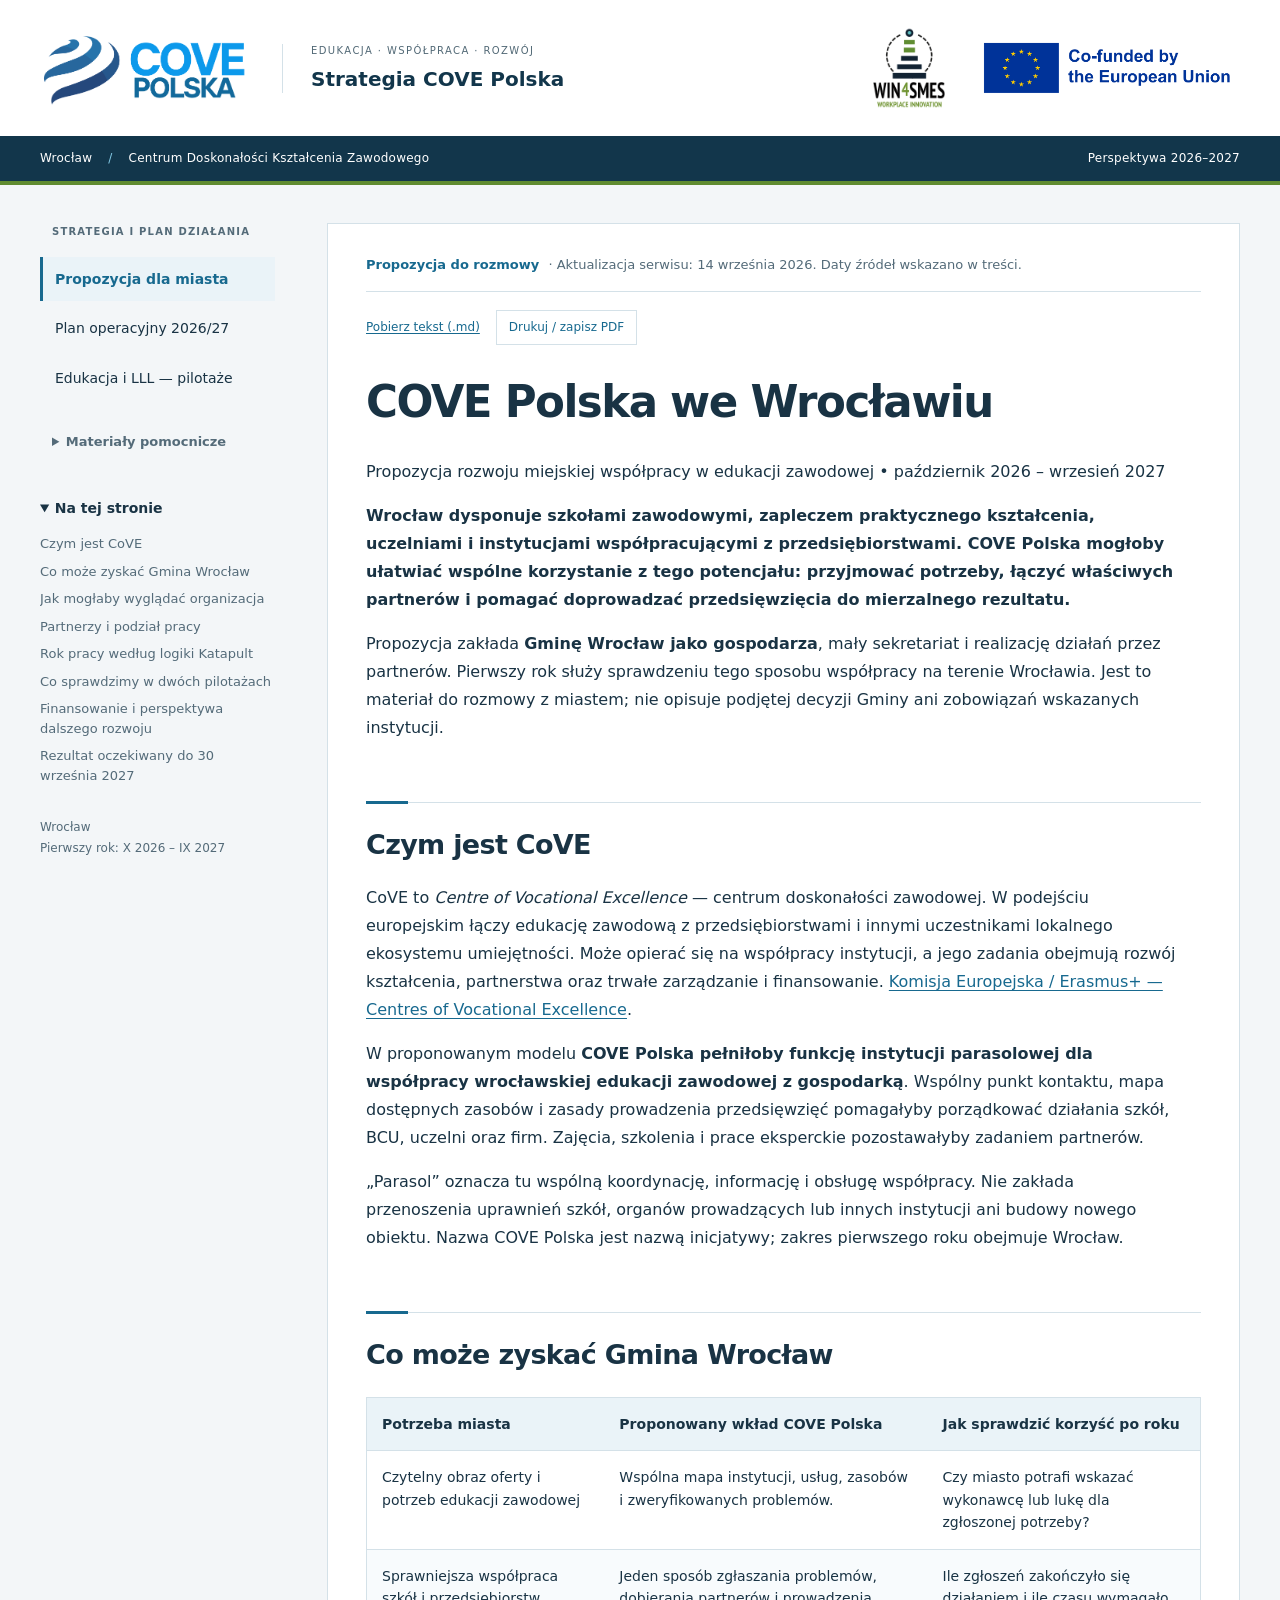
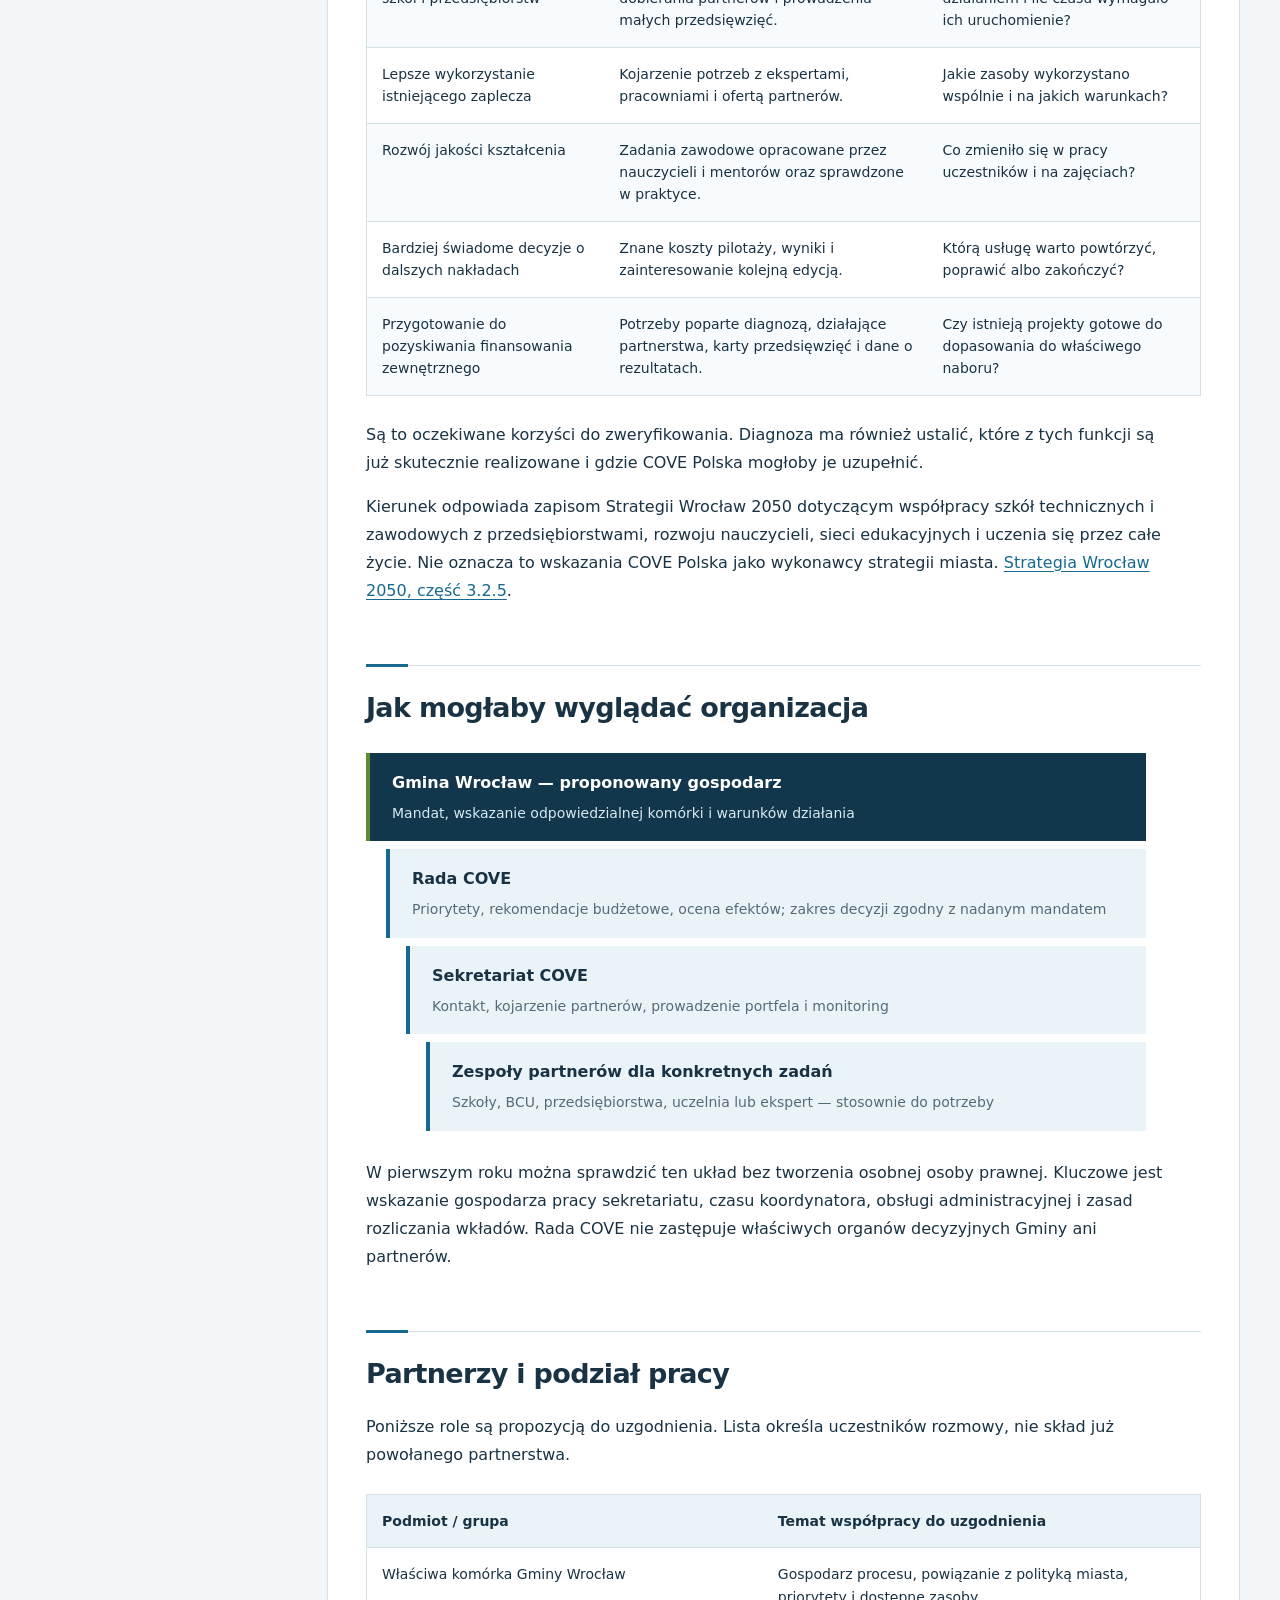
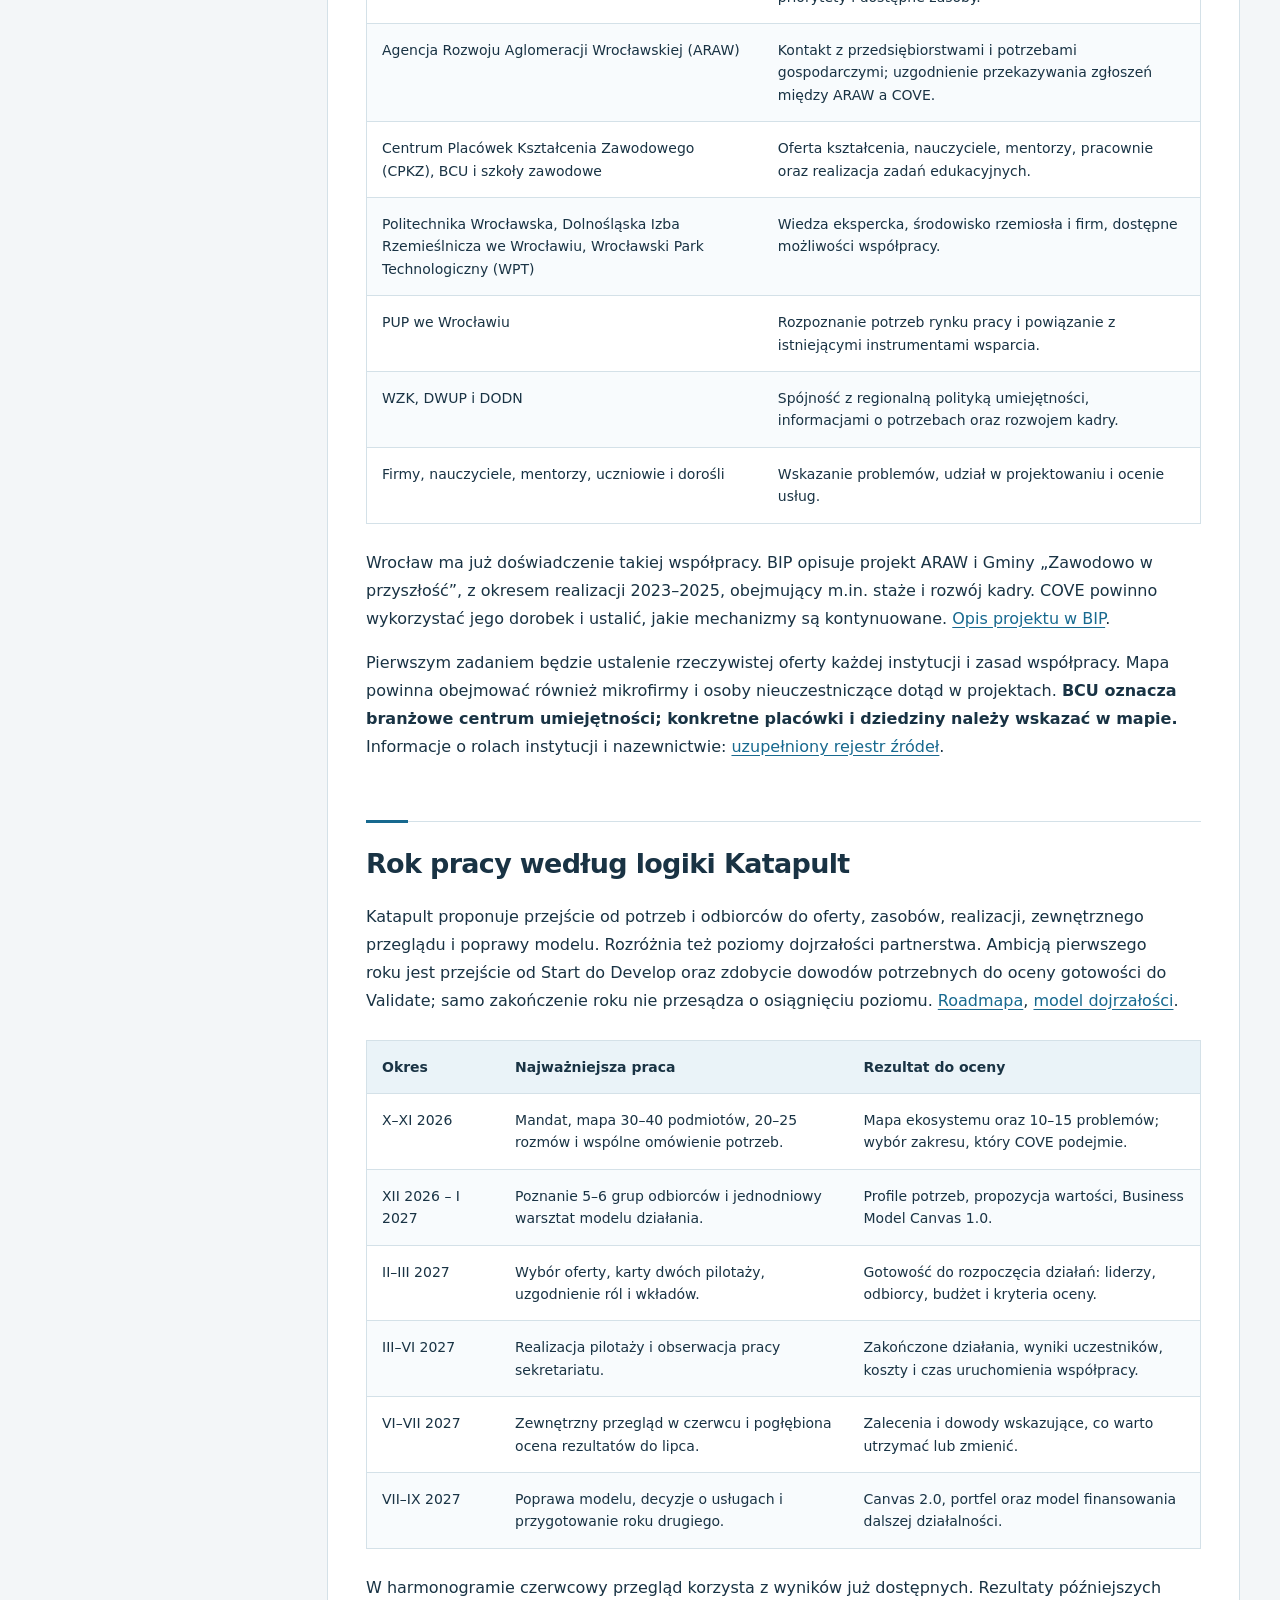
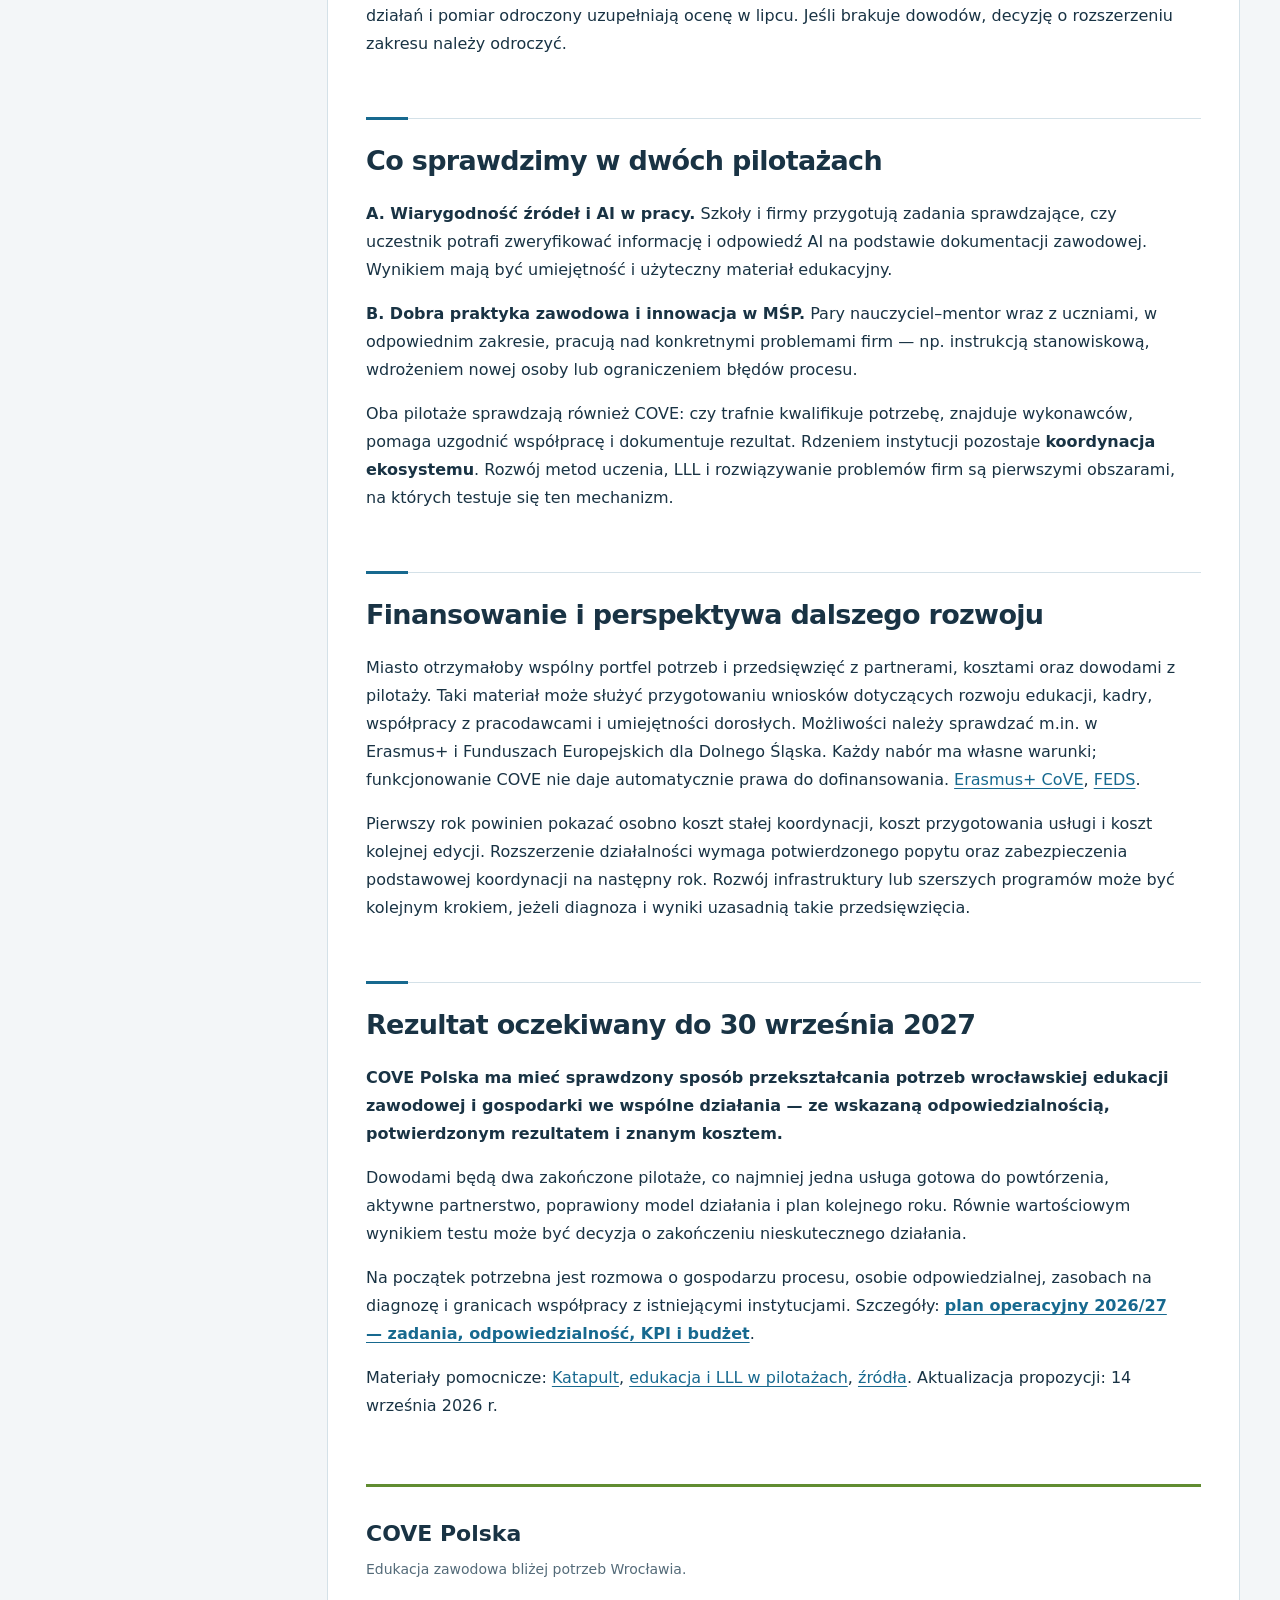
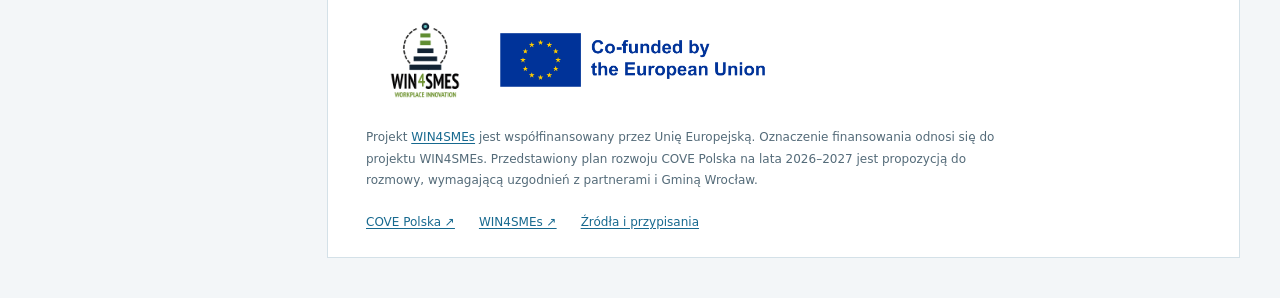
<file: index.html>
<!doctype html><html lang="pl"><head><meta charset="utf-8"><meta name="viewport" content="width=device-width,initial-scale=1"><meta name="description" content="Plan rozwoju COVE Polska we Wrocławiu: współpraca edukacji, nauki i firm, pilotaże VET oraz wiarygodne korzystanie z AI."><title>Propozycja dla miasta — COVE Polska</title><meta name="theme-color" content="#12364b"><link rel="stylesheet" href="style.css"></head><body class="plan"><a class="skip" href="#tresc">Przejdź do treści</a><header class="project-header"><a class="brand" href="index.html" aria-label="COVE Polska — strona główna"><img src="assets/branding/cove-polska.png" alt="COVE Polska" width="210" height="84"></a><div class="header-title"><span>EDUKACJA · WSPÓŁPRACA · ROZWÓJ</span><strong>Strategia COVE Polska</strong></div><div class="project-marks"><a href="https://win4smes.eu/" aria-label="Projekt WIN4SMEs"><img class="win-logo" src="assets/branding/win4smes-2025.png" alt="WIN4SMEs — Workplace Innovation" width="82" height="82"></a><img class="eu-logo" src="assets/branding/eu-cofunded.png" alt="Projekt WIN4SMEs współfinansowany przez Unię Europejską" width="260" height="58"></div></header><div class="project-ribbon"><div><span>Wrocław <span aria-hidden="true">/</span> Centrum Doskonałości Kształcenia Zawodowego</span><span>Perspektywa 2026–2027</span></div></div><div class="layout"><aside><p class="nav-label">STRATEGIA I PLAN DZIAŁANIA</p><nav aria-label="Dokumenty"><a href="plan.html" aria-current="page">Propozycja dla miasta</a><a href="operacyjny.html">Plan operacyjny 2026/27</a><a href="edukacja-lll.html">Edukacja i LLL — pilotaże</a><details class="resource-nav" ><summary>Materiały pomocnicze</summary><a href="katapult.html">Katapult — narzędzia</a><a href="warsztat.html">Karty warsztatowe</a><a href="zrodla.html">Źródła i instytucje</a><a href="analiza.html">IBE · WEF · PwC</a><a href="kompetencje.html">Wiarygodność i AI</a></details></nav><details open><summary>Na tej stronie</summary><div class="toc">
<ul>
<li><a href="#cove-polska-we-wrocawiu">COVE Polska we Wrocławiu</a><ul>
<li><a href="#czym-jest-cove">Czym jest CoVE</a></li>
<li><a href="#co-moze-zyskac-gmina-wrocaw">Co może zyskać Gmina Wrocław</a></li>
<li><a href="#jak-mogaby-wygladac-organizacja">Jak mogłaby wyglądać organizacja</a></li>
<li><a href="#partnerzy-i-podzia-pracy">Partnerzy i podział pracy</a></li>
<li><a href="#rok-pracy-wedug-logiki-katapult">Rok pracy według logiki Katapult</a></li>
<li><a href="#co-sprawdzimy-w-dwoch-pilotazach">Co sprawdzimy w dwóch pilotażach</a></li>
<li><a href="#finansowanie-i-perspektywa-dalszego-rozwoju">Finansowanie i perspektywa dalszego rozwoju</a></li>
<li><a href="#rezultat-oczekiwany-do-30-wrzesnia-2027">Rezultat oczekiwany do 30 września 2027</a></li>
</ul>
</li>
</ul>
</div>
</details><p class="aside-note">Wrocław<br>Pierwszy rok: X 2026 – IX 2027</p></aside><main id="tresc"><div class="notice"><strong>Propozycja do rozmowy</strong> · Aktualizacja serwisu: 14 września 2026. Daty źródeł wskazano w treści.</div><div class="actions"><a download href="materialy/Plan_opracowania_strategii_COVE_Polska.md">Pobierz tekst (.md)</a><button type="button" onclick="window.print()">Drukuj / zapisz PDF</button></div><article><h1 id="cove-polska-we-wrocawiu">COVE Polska we Wrocławiu</h1>
<p>Propozycja rozwoju miejskiej współpracy w edukacji zawodowej • październik 2026 – wrzesień 2027</p>
<p><strong>Wrocław dysponuje szkołami zawodowymi, zapleczem praktycznego kształcenia, uczelniami i instytucjami współpracującymi z przedsiębiorstwami. COVE Polska mogłoby ułatwiać wspólne korzystanie z tego potencjału: przyjmować potrzeby, łączyć właściwych partnerów i pomagać doprowadzać przedsięwzięcia do mierzalnego rezultatu.</strong></p>
<p>Propozycja zakłada <strong>Gminę Wrocław jako gospodarza</strong>, mały sekretariat i realizację działań przez partnerów. Pierwszy rok służy sprawdzeniu tego sposobu współpracy na terenie Wrocławia. Jest to materiał do rozmowy z miastem; nie opisuje podjętej decyzji Gminy ani zobowiązań wskazanych instytucji.</p>
<h2 id="czym-jest-cove">Czym jest CoVE</h2>
<p>CoVE to <em>Centre of Vocational Excellence</em> — centrum doskonałości zawodowej. W podejściu europejskim łączy edukację zawodową z przedsiębiorstwami i innymi uczestnikami lokalnego ekosystemu umiejętności. Może opierać się na współpracy instytucji, a jego zadania obejmują rozwój kształcenia, partnerstwa oraz trwałe zarządzanie i finansowanie. <a href="https://erasmus-plus.ec.europa.eu/programme-guide/part-b/key-action-2/centres-of-vocational-excellence">Komisja Europejska / Erasmus+ — Centres of Vocational Excellence</a>.</p>
<p>W proponowanym modelu <strong>COVE Polska pełniłoby funkcję instytucji parasolowej dla współpracy wrocławskiej edukacji zawodowej z gospodarką</strong>. Wspólny punkt kontaktu, mapa dostępnych zasobów i zasady prowadzenia przedsięwzięć pomagałyby porządkować działania szkół, BCU, uczelni oraz firm. Zajęcia, szkolenia i prace eksperckie pozostawałyby zadaniem partnerów.</p>
<p>„Parasol” oznacza tu wspólną koordynację, informację i obsługę współpracy. Nie zakłada przenoszenia uprawnień szkół, organów prowadzących lub innych instytucji ani budowy nowego obiektu. Nazwa COVE Polska jest nazwą inicjatywy; zakres pierwszego roku obejmuje Wrocław.</p>
<h2 id="co-moze-zyskac-gmina-wrocaw">Co może zyskać Gmina Wrocław</h2>
<div class="table-scroll" tabindex="0" role="region" aria-label="Tabela — przewiń poziomo na małym ekranie"><table>
<thead>
<tr>
<th>Potrzeba miasta</th>
<th>Proponowany wkład COVE Polska</th>
<th>Jak sprawdzić korzyść po roku</th>
</tr>
</thead>
<tbody>
<tr>
<td>Czytelny obraz oferty i potrzeb edukacji zawodowej</td>
<td>Wspólna mapa instytucji, usług, zasobów i zweryfikowanych problemów.</td>
<td>Czy miasto potrafi wskazać wykonawcę lub lukę dla zgłoszonej potrzeby?</td>
</tr>
<tr>
<td>Sprawniejsza współpraca szkół i przedsiębiorstw</td>
<td>Jeden sposób zgłaszania problemów, dobierania partnerów i prowadzenia małych przedsięwzięć.</td>
<td>Ile zgłoszeń zakończyło się działaniem i ile czasu wymagało ich uruchomienie?</td>
</tr>
<tr>
<td>Lepsze wykorzystanie istniejącego zaplecza</td>
<td>Kojarzenie potrzeb z ekspertami, pracowniami i ofertą partnerów.</td>
<td>Jakie zasoby wykorzystano wspólnie i na jakich warunkach?</td>
</tr>
<tr>
<td>Rozwój jakości kształcenia</td>
<td>Zadania zawodowe opracowane przez nauczycieli i mentorów oraz sprawdzone w praktyce.</td>
<td>Co zmieniło się w pracy uczestników i na zajęciach?</td>
</tr>
<tr>
<td>Bardziej świadome decyzje o dalszych nakładach</td>
<td>Znane koszty pilotaży, wyniki i zainteresowanie kolejną edycją.</td>
<td>Którą usługę warto powtórzyć, poprawić albo zakończyć?</td>
</tr>
<tr>
<td>Przygotowanie do pozyskiwania finansowania zewnętrznego</td>
<td>Potrzeby poparte diagnozą, działające partnerstwa, karty przedsięwzięć i dane o rezultatach.</td>
<td>Czy istnieją projekty gotowe do dopasowania do właściwego naboru?</td>
</tr>
</tbody>
</table></div>
<p>Są to oczekiwane korzyści do zweryfikowania. Diagnoza ma również ustalić, które z tych funkcji są już skutecznie realizowane i gdzie COVE Polska mogłoby je uzupełnić.</p>
<p>Kierunek odpowiada zapisom Strategii Wrocław 2050 dotyczącym współpracy szkół technicznych i zawodowych z przedsiębiorstwami, rozwoju nauczycieli, sieci edukacyjnych i uczenia się przez całe życie. Nie oznacza to wskazania COVE Polska jako wykonawcy strategii miasta. <a href="https://bip.um.wroc.pl/attachments/download/170623">Strategia Wrocław 2050, część 3.2.5</a>.</p>
<h2 id="jak-mogaby-wygladac-organizacja">Jak mogłaby wyglądać organizacja</h2>
<div class="municipal-model">
<div class="model-row"><strong>Gmina Wrocław — proponowany gospodarz</strong><span>Mandat, wskazanie odpowiedzialnej komórki i warunków działania</span></div>
<div class="model-row"><strong>Rada COVE</strong><span>Priorytety, rekomendacje budżetowe, ocena efektów; zakres decyzji zgodny z nadanym mandatem</span></div>
<div class="model-row"><strong>Sekretariat COVE</strong><span>Kontakt, kojarzenie partnerów, prowadzenie portfela i monitoring</span></div>
<div class="model-row"><strong>Zespoły partnerów dla konkretnych zadań</strong><span>Szkoły, BCU, przedsiębiorstwa, uczelnia lub ekspert — stosownie do potrzeby</span></div>
</div>

<p>W pierwszym roku można sprawdzić ten układ bez tworzenia osobnej osoby prawnej. Kluczowe jest wskazanie gospodarza pracy sekretariatu, czasu koordynatora, obsługi administracyjnej i zasad rozliczania wkładów. Rada COVE nie zastępuje właściwych organów decyzyjnych Gminy ani partnerów.</p>
<h2 id="partnerzy-i-podzia-pracy">Partnerzy i podział pracy</h2>
<p>Poniższe role są propozycją do uzgodnienia. Lista określa uczestników rozmowy, nie skład już powołanego partnerstwa.</p>
<div class="table-scroll" tabindex="0" role="region" aria-label="Tabela — przewiń poziomo na małym ekranie"><table>
<thead>
<tr>
<th>Podmiot / grupa</th>
<th>Temat współpracy do uzgodnienia</th>
</tr>
</thead>
<tbody>
<tr>
<td>Właściwa komórka Gminy Wrocław</td>
<td>Gospodarz procesu, powiązanie z polityką miasta, priorytety i dostępne zasoby.</td>
</tr>
<tr>
<td>Agencja Rozwoju Aglomeracji Wrocławskiej (ARAW)</td>
<td>Kontakt z przedsiębiorstwami i potrzebami gospodarczymi; uzgodnienie przekazywania zgłoszeń między ARAW a COVE.</td>
</tr>
<tr>
<td>Centrum Placówek Kształcenia Zawodowego (CPKZ), BCU i szkoły zawodowe</td>
<td>Oferta kształcenia, nauczyciele, mentorzy, pracownie oraz realizacja zadań edukacyjnych.</td>
</tr>
<tr>
<td>Politechnika Wrocławska, Dolnośląska Izba Rzemieślnicza we Wrocławiu, Wrocławski Park Technologiczny (WPT)</td>
<td>Wiedza ekspercka, środowisko rzemiosła i firm, dostępne możliwości współpracy.</td>
</tr>
<tr>
<td>PUP we Wrocławiu</td>
<td>Rozpoznanie potrzeb rynku pracy i powiązanie z istniejącymi instrumentami wsparcia.</td>
</tr>
<tr>
<td>WZK, DWUP i DODN</td>
<td>Spójność z regionalną polityką umiejętności, informacjami o potrzebach oraz rozwojem kadry.</td>
</tr>
<tr>
<td>Firmy, nauczyciele, mentorzy, uczniowie i dorośli</td>
<td>Wskazanie problemów, udział w projektowaniu i ocenie usług.</td>
</tr>
</tbody>
</table></div>
<p>Wrocław ma już doświadczenie takiej współpracy. BIP opisuje projekt ARAW i Gminy „Zawodowo w przyszłość”, z okresem realizacji 2023–2025, obejmujący m.in. staże i rozwój kadry. COVE powinno wykorzystać jego dorobek i ustalić, jakie mechanizmy są kontynuowane. <a href="https://bip.um.wroc.pl/artykul/1146/71159/zawodowo-w-przyszlosc-rozwoj-umiejetnosci-niezbednych-na-rynku-pracy-aglomeracji-wroclawskiej">Opis projektu w BIP</a>.</p>
<p>Pierwszym zadaniem będzie ustalenie rzeczywistej oferty każdej instytucji i zasad współpracy. Mapa powinna obejmować również mikrofirmy i osoby nieuczestniczące dotąd w projektach. <strong>BCU oznacza branżowe centrum umiejętności; konkretne placówki i dziedziny należy wskazać w mapie.</strong> Informacje o rolach instytucji i nazewnictwie: <a href="zrodla.html">uzupełniony rejestr źródeł</a>.</p>
<h2 id="rok-pracy-wedug-logiki-katapult">Rok pracy według logiki Katapult</h2>
<p>Katapult proponuje przejście od potrzeb i odbiorców do oferty, zasobów, realizacji, zewnętrznego przeglądu i poprawy modelu. Rozróżnia też poziomy dojrzałości partnerstwa. Ambicją pierwszego roku jest przejście od Start do Develop oraz zdobycie dowodów potrzebnych do oceny gotowości do Validate; samo zakończenie roku nie przesądza o osiągnięciu poziomu. <a href="https://wearekatapult.eu/tools/roadmap-to-a-centre-of-vocational-excellence/">Roadmapa</a>, <a href="https://www.wearekatapult.eu/files/Tools%20voor%20CoVE/Phase%20model.pdf">model dojrzałości</a>.</p>
<div class="table-scroll" tabindex="0" role="region" aria-label="Tabela — przewiń poziomo na małym ekranie"><table>
<thead>
<tr>
<th>Okres</th>
<th>Najważniejsza praca</th>
<th>Rezultat do oceny</th>
</tr>
</thead>
<tbody>
<tr>
<td>X–XI 2026</td>
<td>Mandat, mapa 30–40 podmiotów, 20–25 rozmów i wspólne omówienie potrzeb.</td>
<td>Mapa ekosystemu oraz 10–15 problemów; wybór zakresu, który COVE podejmie.</td>
</tr>
<tr>
<td>XII 2026 – I 2027</td>
<td>Poznanie 5–6 grup odbiorców i jednodniowy warsztat modelu działania.</td>
<td>Profile potrzeb, propozycja wartości, Business Model Canvas 1.0.</td>
</tr>
<tr>
<td>II–III 2027</td>
<td>Wybór oferty, karty dwóch pilotaży, uzgodnienie ról i wkładów.</td>
<td>Gotowość do rozpoczęcia działań: liderzy, odbiorcy, budżet i kryteria oceny.</td>
</tr>
<tr>
<td>III–VI 2027</td>
<td>Realizacja pilotaży i obserwacja pracy sekretariatu.</td>
<td>Zakończone działania, wyniki uczestników, koszty i czas uruchomienia współpracy.</td>
</tr>
<tr>
<td>VI–VII 2027</td>
<td>Zewnętrzny przegląd w czerwcu i pogłębiona ocena rezultatów do lipca.</td>
<td>Zalecenia i dowody wskazujące, co warto utrzymać lub zmienić.</td>
</tr>
<tr>
<td>VII–IX 2027</td>
<td>Poprawa modelu, decyzje o usługach i przygotowanie roku drugiego.</td>
<td>Canvas 2.0, portfel oraz model finansowania dalszej działalności.</td>
</tr>
</tbody>
</table></div>
<p>W harmonogramie czerwcowy przegląd korzysta z wyników już dostępnych. Rezultaty późniejszych działań i pomiar odroczony uzupełniają ocenę w lipcu. Jeśli brakuje dowodów, decyzję o rozszerzeniu zakresu należy odroczyć.</p>
<h2 id="co-sprawdzimy-w-dwoch-pilotazach">Co sprawdzimy w dwóch pilotażach</h2>
<p><strong>A. Wiarygodność źródeł i AI w pracy.</strong> Szkoły i firmy przygotują zadania sprawdzające, czy uczestnik potrafi zweryfikować informację i odpowiedź AI na podstawie dokumentacji zawodowej. Wynikiem mają być umiejętność i użyteczny materiał edukacyjny.</p>
<p><strong>B. Dobra praktyka zawodowa i innowacja w MŚP.</strong> Pary nauczyciel–mentor wraz z uczniami, w odpowiednim zakresie, pracują nad konkretnymi problemami firm — np. instrukcją stanowiskową, wdrożeniem nowej osoby lub ograniczeniem błędów procesu.</p>
<p>Oba pilotaże sprawdzają również COVE: czy trafnie kwalifikuje potrzebę, znajduje wykonawców, pomaga uzgodnić współpracę i dokumentuje rezultat. Rdzeniem instytucji pozostaje <strong>koordynacja ekosystemu</strong>. Rozwój metod uczenia, LLL i rozwiązywanie problemów firm są pierwszymi obszarami, na których testuje się ten mechanizm.</p>
<h2 id="finansowanie-i-perspektywa-dalszego-rozwoju">Finansowanie i perspektywa dalszego rozwoju</h2>
<p>Miasto otrzymałoby wspólny portfel potrzeb i przedsięwzięć z partnerami, kosztami oraz dowodami z pilotaży. Taki materiał może służyć przygotowaniu wniosków dotyczących rozwoju edukacji, kadry, współpracy z pracodawcami i umiejętności dorosłych. Możliwości należy sprawdzać m.in. w Erasmus+ i Funduszach Europejskich dla Dolnego Śląska. Każdy nabór ma własne warunki; funkcjonowanie COVE nie daje automatycznie prawa do dofinansowania. <a href="https://erasmus-plus.ec.europa.eu/programme-guide/part-b/key-action-2/centres-of-vocational-excellence">Erasmus+ CoVE</a>, <a href="https://funduszeuedolnoslaskie.pl/">FEDS</a>.</p>
<p>Pierwszy rok powinien pokazać osobno koszt stałej koordynacji, koszt przygotowania usługi i koszt kolejnej edycji. Rozszerzenie działalności wymaga potwierdzonego popytu oraz zabezpieczenia podstawowej koordynacji na następny rok. Rozwój infrastruktury lub szerszych programów może być kolejnym krokiem, jeżeli diagnoza i wyniki uzasadnią takie przedsięwzięcia.</p>
<h2 id="rezultat-oczekiwany-do-30-wrzesnia-2027">Rezultat oczekiwany do 30 września 2027</h2>
<p><strong>COVE Polska ma mieć sprawdzony sposób przekształcania potrzeb wrocławskiej edukacji zawodowej i gospodarki we wspólne działania — ze wskazaną odpowiedzialnością, potwierdzonym rezultatem i znanym kosztem.</strong></p>
<p>Dowodami będą dwa zakończone pilotaże, co najmniej jedna usługa gotowa do powtórzenia, aktywne partnerstwo, poprawiony model działania i plan kolejnego roku. Równie wartościowym wynikiem testu może być decyzja o zakończeniu nieskutecznego działania.</p>
<p>Na początek potrzebna jest rozmowa o gospodarzu procesu, osobie odpowiedzialnej, zasobach na diagnozę i granicach współpracy z istniejącymi instytucjami. Szczegóły: <strong><a href="operacyjny.html">plan operacyjny 2026/27 — zadania, odpowiedzialność, KPI i budżet</a></strong>.</p>
<p>Materiały pomocnicze: <a href="katapult.html">Katapult</a>, <a href="edukacja-lll.html">edukacja i LLL w pilotażach</a>, <a href="zrodla.html">źródła</a>. Aktualizacja propozycji: 14 września 2026 r.</p></article><footer class="project-footer"><div class="footer-heading"><strong>COVE Polska</strong><span>Edukacja zawodowa bliżej potrzeb Wrocławia.</span></div><div class="funding-panel"><a href="https://win4smes.eu/"><img src="assets/branding/win4smes-2025.png" alt="WIN4SMEs" width="78" height="78"></a><img src="assets/branding/eu-cofunded.png" alt="Co-funded by the European Union" width="280" height="62"></div><p>Projekt <a href="https://win4smes.eu/">WIN4SMEs</a> jest współfinansowany przez Unię Europejską. Oznaczenie finansowania odnosi się do projektu WIN4SMEs. Przedstawiony plan rozwoju COVE Polska na lata 2026–2027 jest propozycją do rozmowy, wymagającą uzgodnień z partnerami i Gminą Wrocław.</p><div class="footer-links"><a href="https://covepolska.pl/">COVE Polska ↗</a><a href="https://win4smes.eu/">WIN4SMEs ↗</a><a href="zrodla.html">Źródła i przypisania</a></div></footer></main></div><script>if(matchMedia("(max-width:900px)").matches)document.querySelector("aside > details").open=false;</script><script src="katapult.js" defer></script></body></html>
</file>
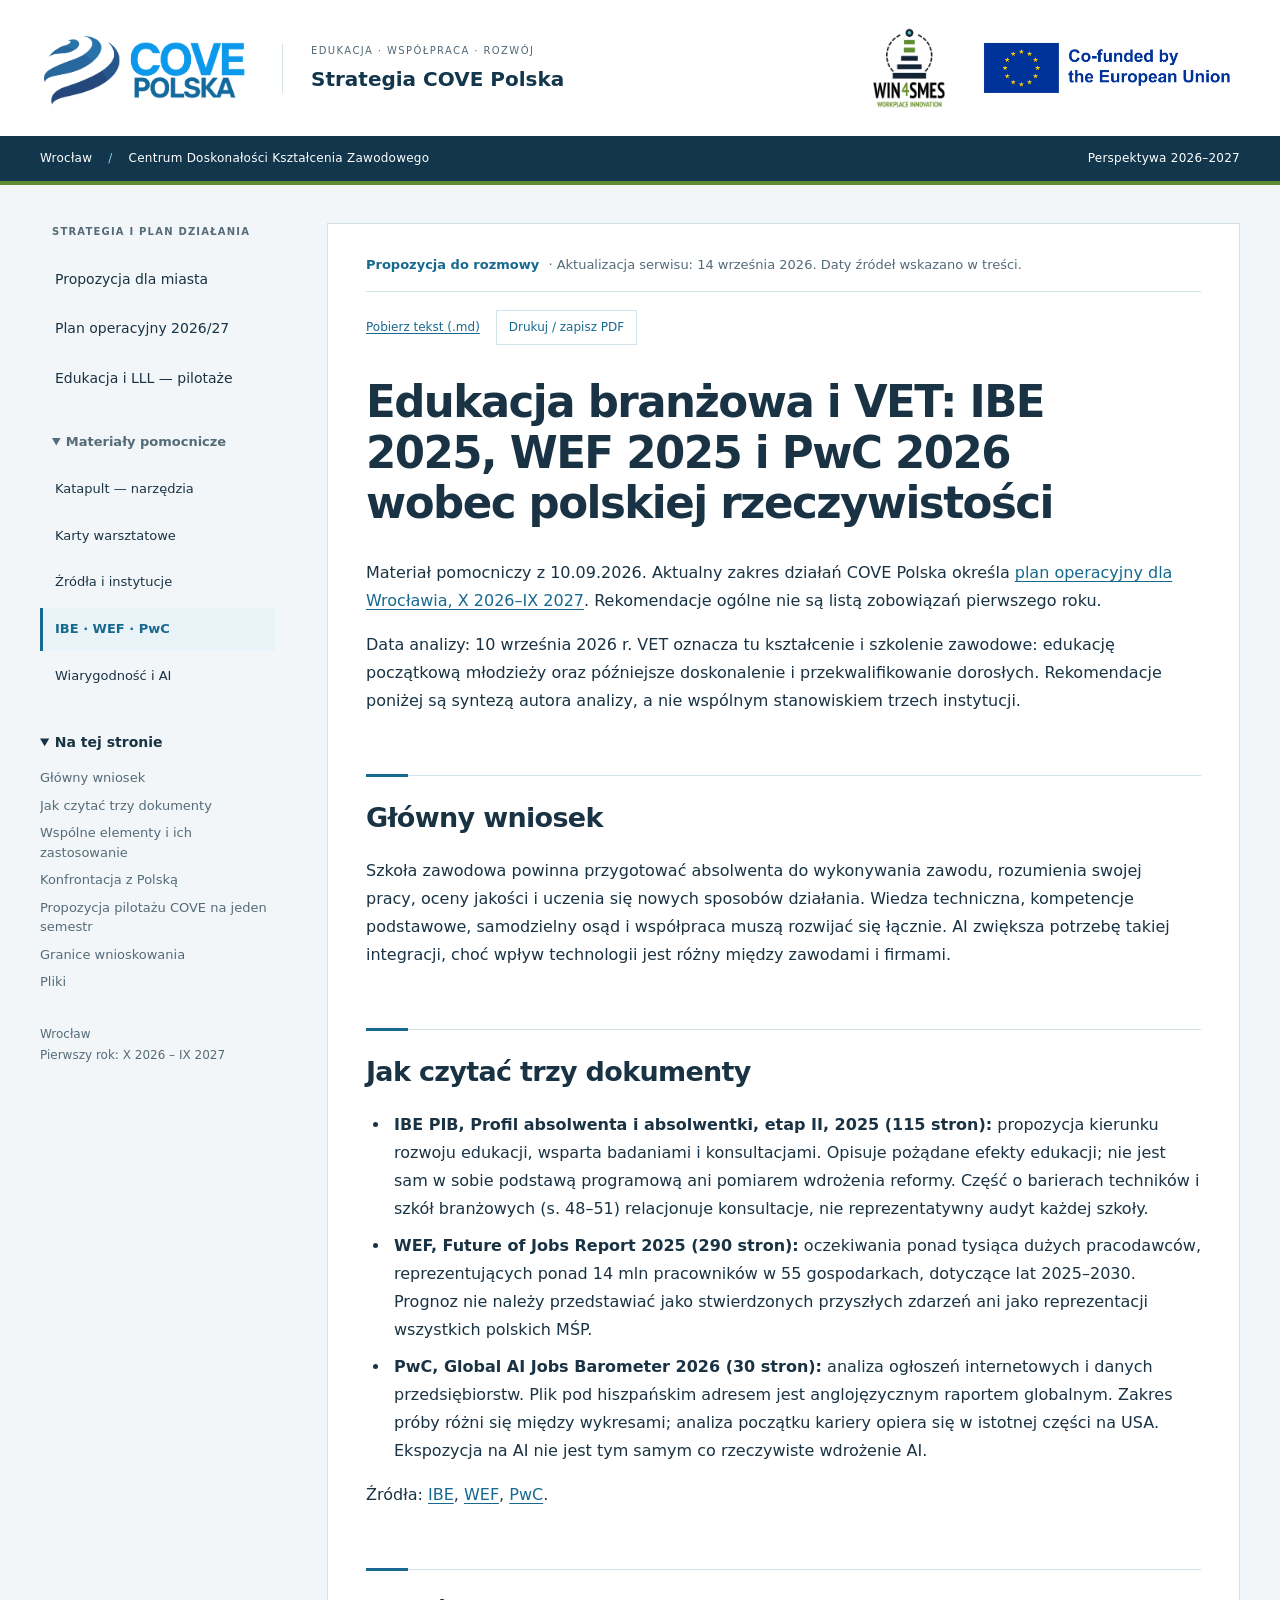
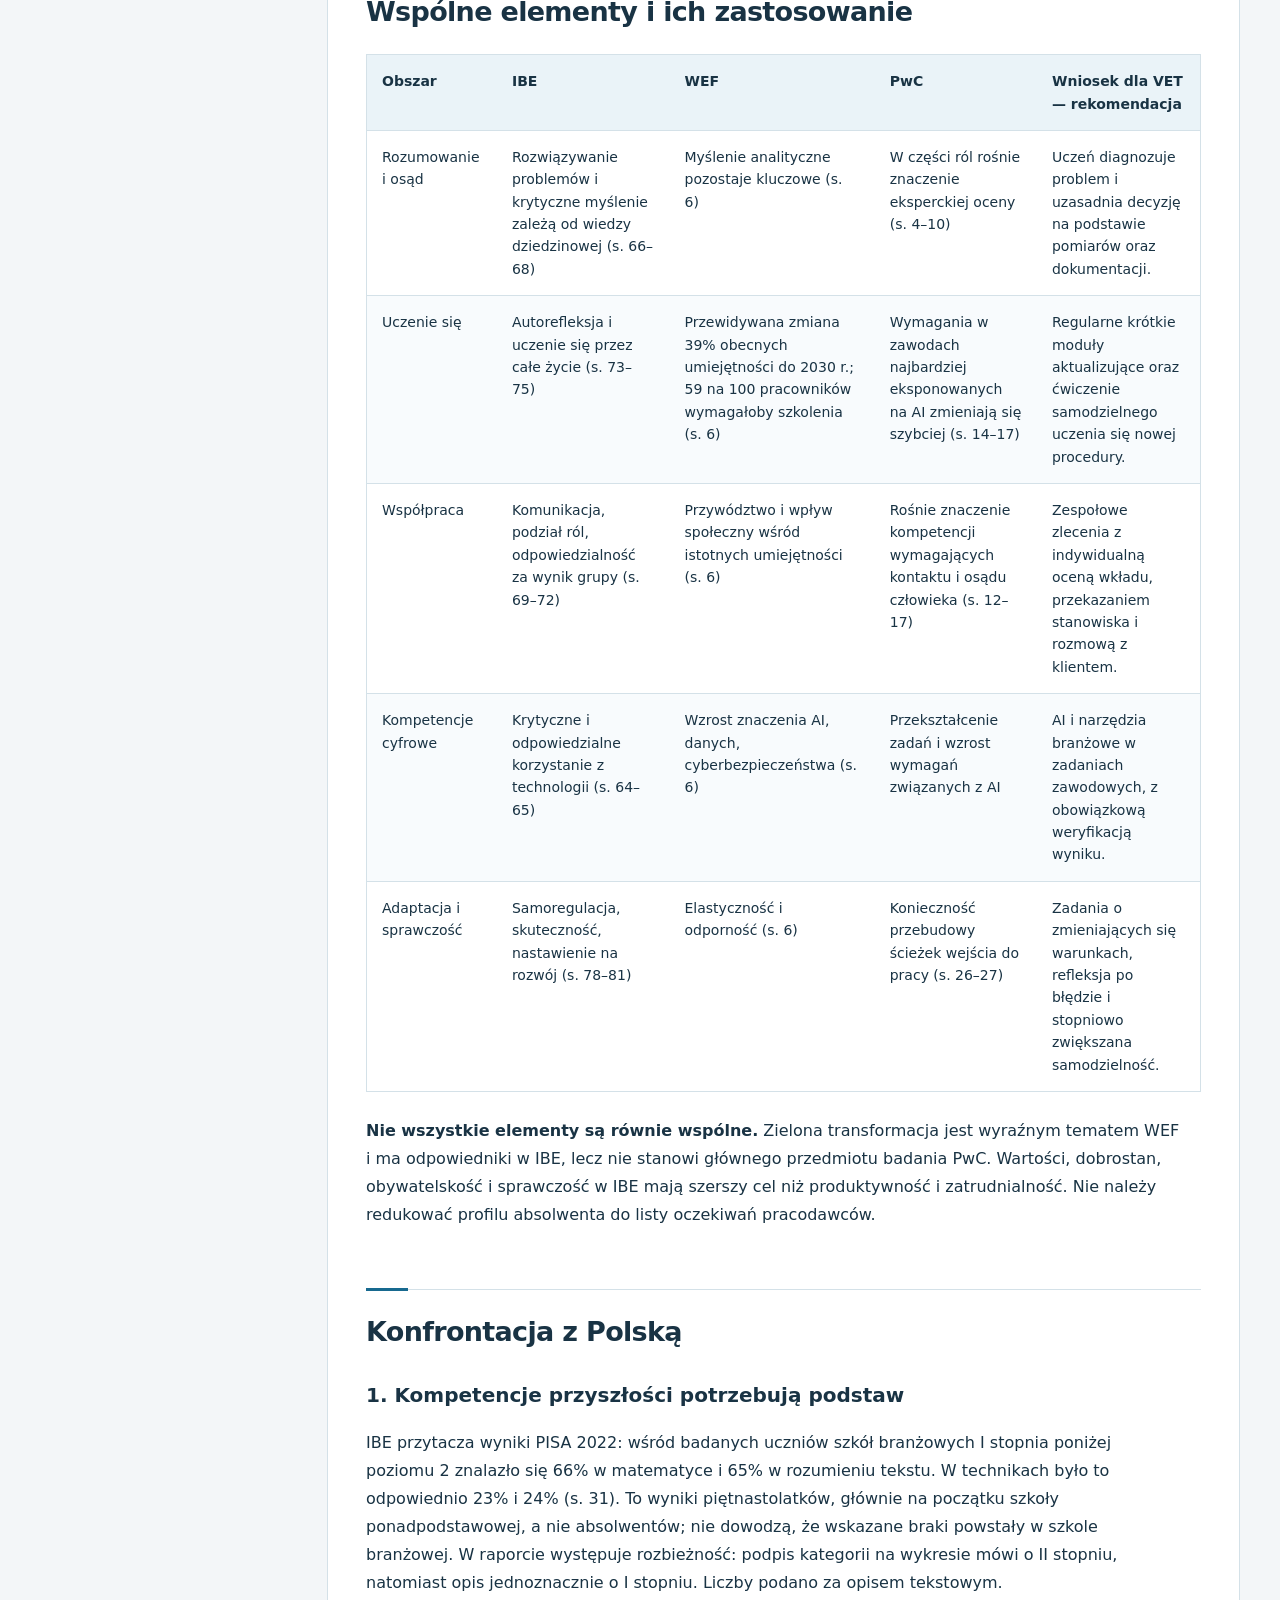
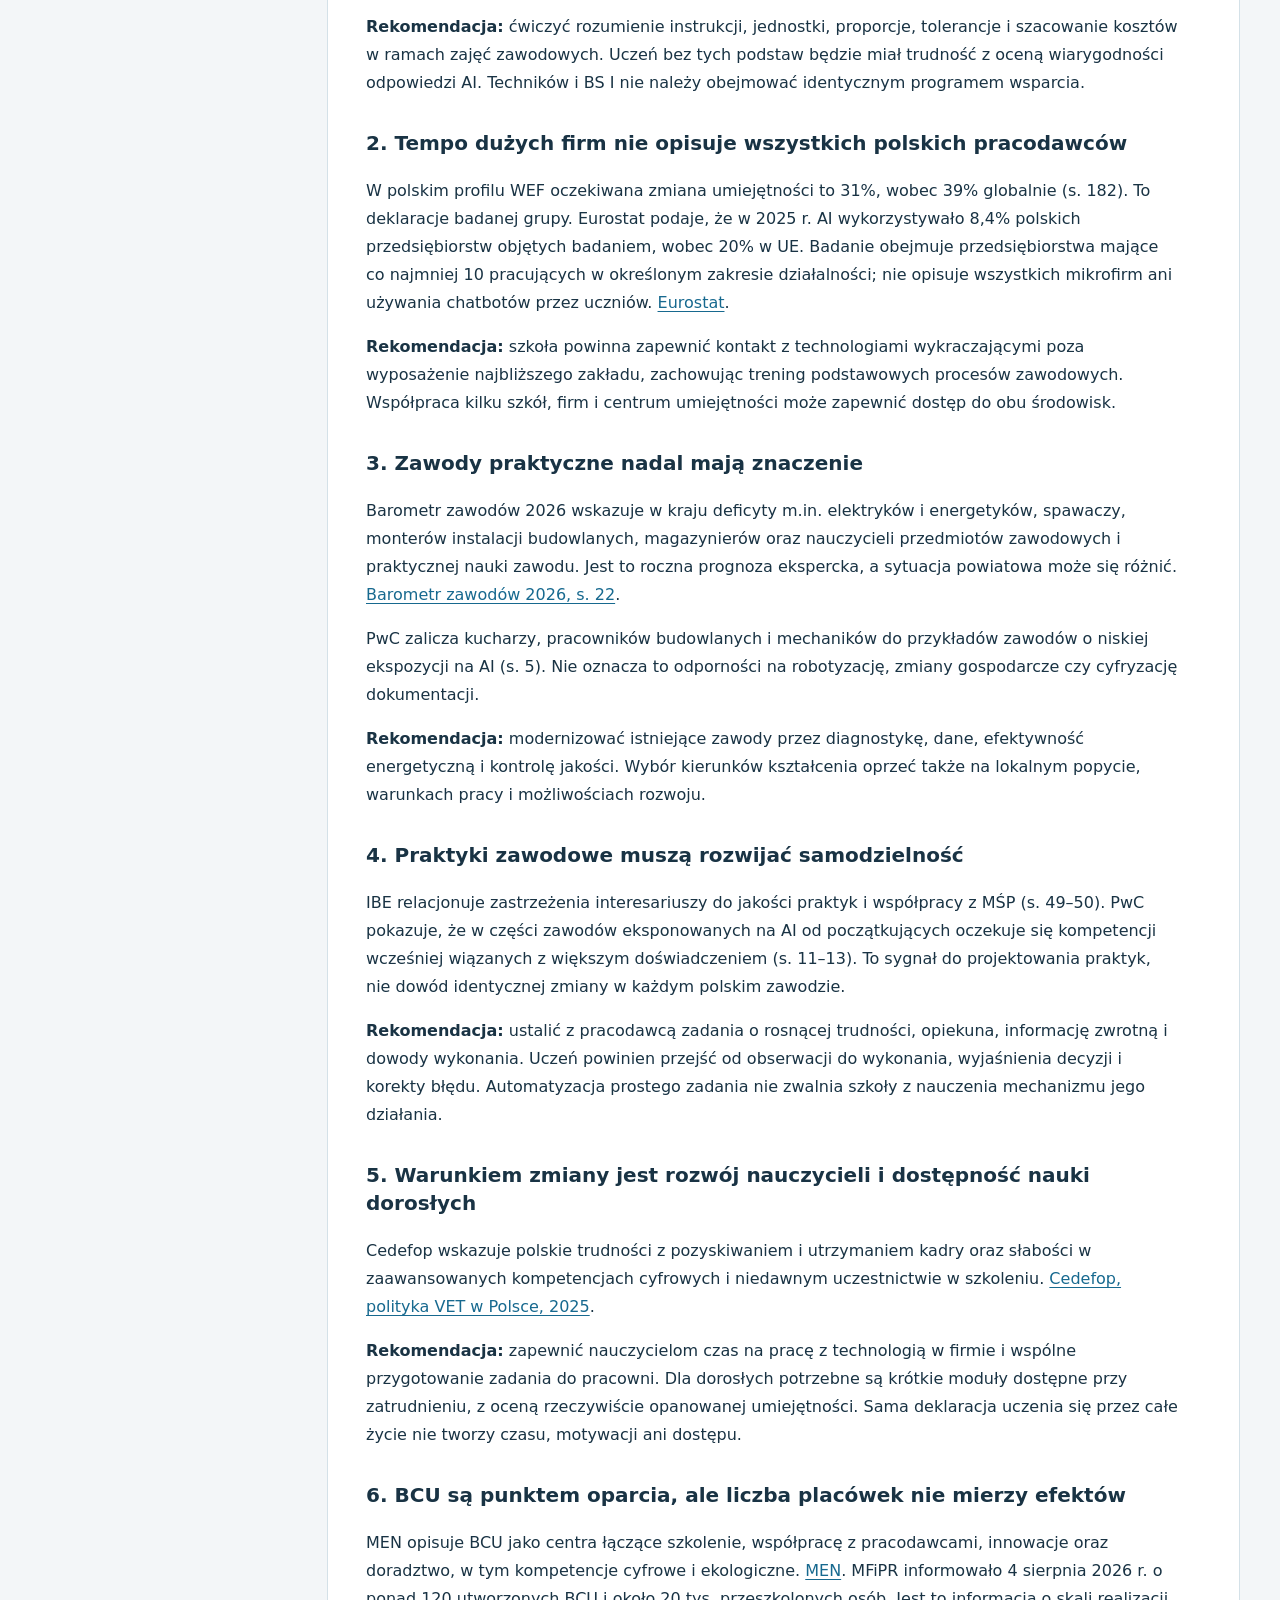
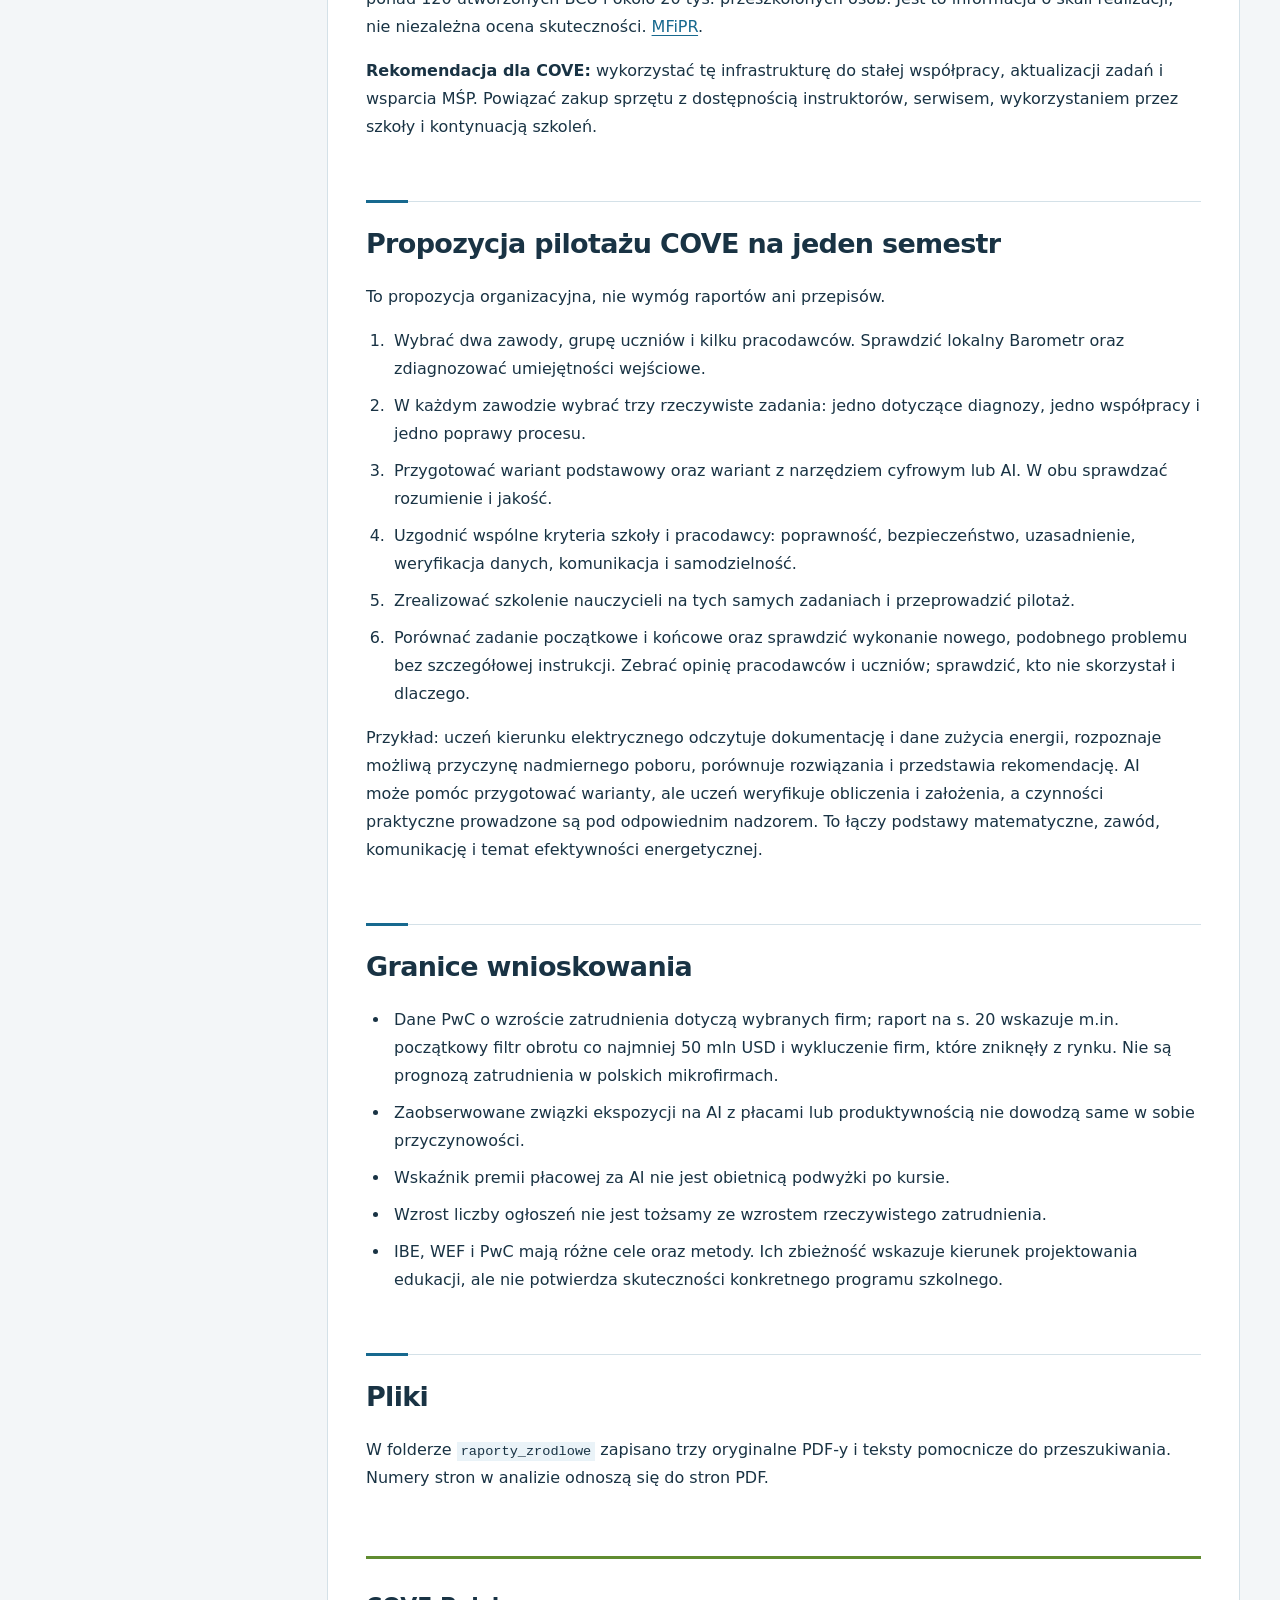
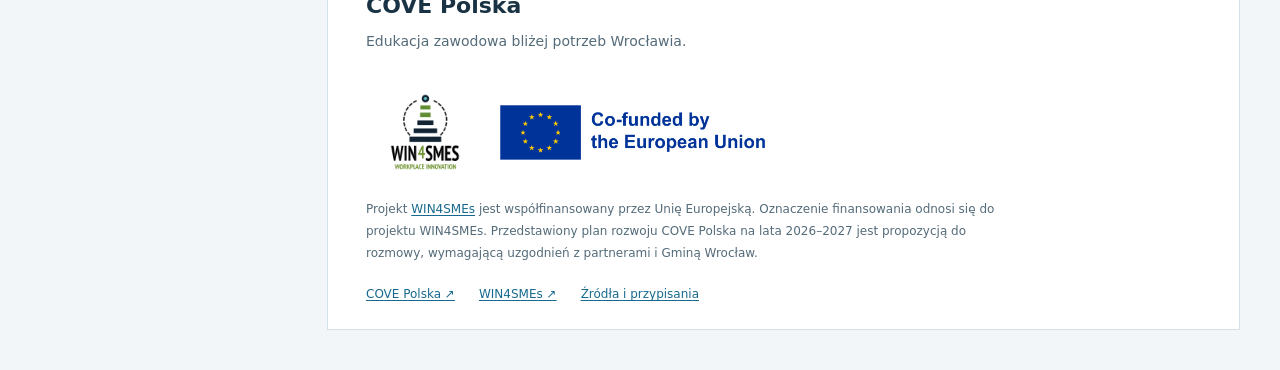
<file: analiza.html>
<!doctype html><html lang="pl"><head><meta charset="utf-8"><meta name="viewport" content="width=device-width,initial-scale=1"><meta name="description" content="Plan rozwoju COVE Polska we Wrocławiu: współpraca edukacji, nauki i firm, pilotaże VET oraz wiarygodne korzystanie z AI."><title>IBE · WEF · PwC — COVE Polska</title><meta name="theme-color" content="#12364b"><link rel="stylesheet" href="style.css"></head><body class="analiza"><a class="skip" href="#tresc">Przejdź do treści</a><header class="project-header"><a class="brand" href="index.html" aria-label="COVE Polska — strona główna"><img src="assets/branding/cove-polska.png" alt="COVE Polska" width="210" height="84"></a><div class="header-title"><span>EDUKACJA · WSPÓŁPRACA · ROZWÓJ</span><strong>Strategia COVE Polska</strong></div><div class="project-marks"><a href="https://win4smes.eu/" aria-label="Projekt WIN4SMEs"><img class="win-logo" src="assets/branding/win4smes-2025.png" alt="WIN4SMEs — Workplace Innovation" width="82" height="82"></a><img class="eu-logo" src="assets/branding/eu-cofunded.png" alt="Projekt WIN4SMEs współfinansowany przez Unię Europejską" width="260" height="58"></div></header><div class="project-ribbon"><div><span>Wrocław <span aria-hidden="true">/</span> Centrum Doskonałości Kształcenia Zawodowego</span><span>Perspektywa 2026–2027</span></div></div><div class="layout"><aside><p class="nav-label">STRATEGIA I PLAN DZIAŁANIA</p><nav aria-label="Dokumenty"><a href="plan.html">Propozycja dla miasta</a><a href="operacyjny.html">Plan operacyjny 2026/27</a><a href="edukacja-lll.html">Edukacja i LLL — pilotaże</a><details class="resource-nav" open><summary>Materiały pomocnicze</summary><a href="katapult.html">Katapult — narzędzia</a><a href="warsztat.html">Karty warsztatowe</a><a href="zrodla.html">Źródła i instytucje</a><a href="analiza.html" aria-current="page">IBE · WEF · PwC</a><a href="kompetencje.html">Wiarygodność i AI</a></details></nav><details open><summary>Na tej stronie</summary><div class="toc">
<ul>
<li><a href="#edukacja-branzowa-i-vet-ibe-2025-wef-2025-i-pwc-2026-wobec-polskiej-rzeczywistosci">Edukacja branżowa i VET: IBE 2025, WEF 2025 i PwC 2026 wobec polskiej rzeczywistości</a><ul>
<li><a href="#gowny-wniosek">Główny wniosek</a></li>
<li><a href="#jak-czytac-trzy-dokumenty">Jak czytać trzy dokumenty</a></li>
<li><a href="#wspolne-elementy-i-ich-zastosowanie">Wspólne elementy i ich zastosowanie</a></li>
<li><a href="#konfrontacja-z-polska">Konfrontacja z Polską</a><ul>
<li><a href="#1-kompetencje-przyszosci-potrzebuja-podstaw">1. Kompetencje przyszłości potrzebują podstaw</a></li>
<li><a href="#2-tempo-duzych-firm-nie-opisuje-wszystkich-polskich-pracodawcow">2. Tempo dużych firm nie opisuje wszystkich polskich pracodawców</a></li>
<li><a href="#3-zawody-praktyczne-nadal-maja-znaczenie">3. Zawody praktyczne nadal mają znaczenie</a></li>
<li><a href="#4-praktyki-zawodowe-musza-rozwijac-samodzielnosc">4. Praktyki zawodowe muszą rozwijać samodzielność</a></li>
<li><a href="#5-warunkiem-zmiany-jest-rozwoj-nauczycieli-i-dostepnosc-nauki-dorosych">5. Warunkiem zmiany jest rozwój nauczycieli i dostępność nauki dorosłych</a></li>
<li><a href="#6-bcu-sa-punktem-oparcia-ale-liczba-placowek-nie-mierzy-efektow">6. BCU są punktem oparcia, ale liczba placówek nie mierzy efektów</a></li>
</ul>
</li>
<li><a href="#propozycja-pilotazu-cove-na-jeden-semestr">Propozycja pilotażu COVE na jeden semestr</a></li>
<li><a href="#granice-wnioskowania">Granice wnioskowania</a></li>
<li><a href="#pliki">Pliki</a></li>
</ul>
</li>
</ul>
</div>
</details><p class="aside-note">Wrocław<br>Pierwszy rok: X 2026 – IX 2027</p></aside><main id="tresc"><div class="notice"><strong>Propozycja do rozmowy</strong> · Aktualizacja serwisu: 14 września 2026. Daty źródeł wskazano w treści.</div><div class="actions"><a download href="materialy/Analiza_VET_IBE_WEF_PwC_Polska.md">Pobierz tekst (.md)</a><button type="button" onclick="window.print()">Drukuj / zapisz PDF</button></div><article><h1 id="edukacja-branzowa-i-vet-ibe-2025-wef-2025-i-pwc-2026-wobec-polskiej-rzeczywistosci">Edukacja branżowa i VET: IBE 2025, WEF 2025 i PwC 2026 wobec polskiej rzeczywistości</h1>
<p>Materiał pomocniczy z 10.09.2026. Aktualny zakres działań COVE Polska określa <a href="operacyjny.html">plan operacyjny dla Wrocławia, X 2026–IX 2027</a>. Rekomendacje ogólne nie są listą zobowiązań pierwszego roku.</p>
<p>Data analizy: 10 września 2026 r. VET oznacza tu kształcenie i szkolenie zawodowe: edukację początkową młodzieży oraz późniejsze doskonalenie i przekwalifikowanie dorosłych. Rekomendacje poniżej są syntezą autora analizy, a nie wspólnym stanowiskiem trzech instytucji.</p>
<h2 id="gowny-wniosek">Główny wniosek</h2>
<p>Szkoła zawodowa powinna przygotować absolwenta do wykonywania zawodu, rozumienia swojej pracy, oceny jakości i uczenia się nowych sposobów działania. Wiedza techniczna, kompetencje podstawowe, samodzielny osąd i współpraca muszą rozwijać się łącznie. AI zwiększa potrzebę takiej integracji, choć wpływ technologii jest różny między zawodami i firmami.</p>
<h2 id="jak-czytac-trzy-dokumenty">Jak czytać trzy dokumenty</h2>
<ul>
<li><strong>IBE PIB, Profil absolwenta i absolwentki, etap II, 2025 (115 stron):</strong> propozycja kierunku rozwoju edukacji, wsparta badaniami i konsultacjami. Opisuje pożądane efekty edukacji; nie jest sam w sobie podstawą programową ani pomiarem wdrożenia reformy. Część o barierach techników i szkół branżowych (s. 48–51) relacjonuje konsultacje, nie reprezentatywny audyt każdej szkoły.</li>
<li><strong>WEF, Future of Jobs Report 2025 (290 stron):</strong> oczekiwania ponad tysiąca dużych pracodawców, reprezentujących ponad 14 mln pracowników w 55 gospodarkach, dotyczące lat 2025–2030. Prognoz nie należy przedstawiać jako stwierdzonych przyszłych zdarzeń ani jako reprezentacji wszystkich polskich MŚP.</li>
<li><strong>PwC, Global AI Jobs Barometer 2026 (30 stron):</strong> analiza ogłoszeń internetowych i danych przedsiębiorstw. Plik pod hiszpańskim adresem jest anglojęzycznym raportem globalnym. Zakres próby różni się między wykresami; analiza początku kariery opiera się w istotnej części na USA. Ekspozycja na AI nie jest tym samym co rzeczywiste wdrożenie AI.</li>
</ul>
<p>Źródła: <a href="https://ibe.edu.pl/files/BIBLIOTEKA/IBE-PIB/profil-absolwenta-szkoly-ponadpodstawowe.pdf">IBE</a>, <a href="https://reports.weforum.org/docs/WEF_Future_of_Jobs_Report_2025.pdf">WEF</a>, <a href="https://www.pwc.es/es/consultoria/assets/barometro-global-impacto-inteligencia-artificial-empleo-2026.pdf">PwC</a>.</p>
<h2 id="wspolne-elementy-i-ich-zastosowanie">Wspólne elementy i ich zastosowanie</h2>
<div class="table-scroll" tabindex="0" role="region" aria-label="Tabela — przewiń poziomo na małym ekranie"><table>
<thead>
<tr>
<th>Obszar</th>
<th>IBE</th>
<th>WEF</th>
<th>PwC</th>
<th>Wniosek dla VET — rekomendacja</th>
</tr>
</thead>
<tbody>
<tr>
<td>Rozumowanie i osąd</td>
<td>Rozwiązywanie problemów i krytyczne myślenie zależą od wiedzy dziedzinowej (s. 66–68)</td>
<td>Myślenie analityczne pozostaje kluczowe (s. 6)</td>
<td>W części ról rośnie znaczenie eksperckiej oceny (s. 4–10)</td>
<td>Uczeń diagnozuje problem i uzasadnia decyzję na podstawie pomiarów oraz dokumentacji.</td>
</tr>
<tr>
<td>Uczenie się</td>
<td>Autorefleksja i uczenie się przez całe życie (s. 73–75)</td>
<td>Przewidywana zmiana 39% obecnych umiejętności do 2030 r.; 59 na 100 pracowników wymagałoby szkolenia (s. 6)</td>
<td>Wymagania w zawodach najbardziej eksponowanych na AI zmieniają się szybciej (s. 14–17)</td>
<td>Regularne krótkie moduły aktualizujące oraz ćwiczenie samodzielnego uczenia się nowej procedury.</td>
</tr>
<tr>
<td>Współpraca</td>
<td>Komunikacja, podział ról, odpowiedzialność za wynik grupy (s. 69–72)</td>
<td>Przywództwo i wpływ społeczny wśród istotnych umiejętności (s. 6)</td>
<td>Rośnie znaczenie kompetencji wymagających kontaktu i osądu człowieka (s. 12–17)</td>
<td>Zespołowe zlecenia z indywidualną oceną wkładu, przekazaniem stanowiska i rozmową z klientem.</td>
</tr>
<tr>
<td>Kompetencje cyfrowe</td>
<td>Krytyczne i odpowiedzialne korzystanie z technologii (s. 64–65)</td>
<td>Wzrost znaczenia AI, danych, cyberbezpieczeństwa (s. 6)</td>
<td>Przekształcenie zadań i wzrost wymagań związanych z AI</td>
<td>AI i narzędzia branżowe w zadaniach zawodowych, z obowiązkową weryfikacją wyniku.</td>
</tr>
<tr>
<td>Adaptacja i sprawczość</td>
<td>Samoregulacja, skuteczność, nastawienie na rozwój (s. 78–81)</td>
<td>Elastyczność i odporność (s. 6)</td>
<td>Konieczność przebudowy ścieżek wejścia do pracy (s. 26–27)</td>
<td>Zadania o zmieniających się warunkach, refleksja po błędzie i stopniowo zwiększana samodzielność.</td>
</tr>
</tbody>
</table></div>
<p><strong>Nie wszystkie elementy są równie wspólne.</strong> Zielona transformacja jest wyraźnym tematem WEF i ma odpowiedniki w IBE, lecz nie stanowi głównego przedmiotu badania PwC. Wartości, dobrostan, obywatelskość i sprawczość w IBE mają szerszy cel niż produktywność i zatrudnialność. Nie należy redukować profilu absolwenta do listy oczekiwań pracodawców.</p>
<h2 id="konfrontacja-z-polska">Konfrontacja z Polską</h2>
<h3 id="1-kompetencje-przyszosci-potrzebuja-podstaw">1. Kompetencje przyszłości potrzebują podstaw</h3>
<p>IBE przytacza wyniki PISA 2022: wśród badanych uczniów szkół branżowych I stopnia poniżej poziomu 2 znalazło się 66% w matematyce i 65% w rozumieniu tekstu. W technikach było to odpowiednio 23% i 24% (s. 31). To wyniki piętnastolatków, głównie na początku szkoły ponadpodstawowej, a nie absolwentów; nie dowodzą, że wskazane braki powstały w szkole branżowej. W raporcie występuje rozbieżność: podpis kategorii na wykresie mówi o II stopniu, natomiast opis jednoznacznie o I stopniu. Liczby podano za opisem tekstowym.</p>
<p><strong>Rekomendacja:</strong> ćwiczyć rozumienie instrukcji, jednostki, proporcje, tolerancje i szacowanie kosztów w ramach zajęć zawodowych. Uczeń bez tych podstaw będzie miał trudność z oceną wiarygodności odpowiedzi AI. Techników i BS I nie należy obejmować identycznym programem wsparcia.</p>
<h3 id="2-tempo-duzych-firm-nie-opisuje-wszystkich-polskich-pracodawcow">2. Tempo dużych firm nie opisuje wszystkich polskich pracodawców</h3>
<p>W polskim profilu WEF oczekiwana zmiana umiejętności to 31%, wobec 39% globalnie (s. 182). To deklaracje badanej grupy. Eurostat podaje, że w 2025 r. AI wykorzystywało 8,4% polskich przedsiębiorstw objętych badaniem, wobec 20% w UE. Badanie obejmuje przedsiębiorstwa mające co najmniej 10 pracujących w określonym zakresie działalności; nie opisuje wszystkich mikrofirm ani używania chatbotów przez uczniów. <a href="https://ec.europa.eu/eurostat/web/products-eurostat-news/w/ddn-20251211-2">Eurostat</a>.</p>
<p><strong>Rekomendacja:</strong> szkoła powinna zapewnić kontakt z technologiami wykraczającymi poza wyposażenie najbliższego zakładu, zachowując trening podstawowych procesów zawodowych. Współpraca kilku szkół, firm i centrum umiejętności może zapewnić dostęp do obu środowisk.</p>
<h3 id="3-zawody-praktyczne-nadal-maja-znaczenie">3. Zawody praktyczne nadal mają znaczenie</h3>
<p>Barometr zawodów 2026 wskazuje w kraju deficyty m.in. elektryków i energetyków, spawaczy, monterów instalacji budowlanych, magazynierów oraz nauczycieli przedmiotów zawodowych i praktycznej nauki zawodu. Jest to roczna prognoza ekspercka, a sytuacja powiatowa może się różnić. <a href="https://barometrzawodow.pl/forecast-card-zip/2026/report_pl/raport_ogolnopolski_2026.pdf">Barometr zawodów 2026, s. 22</a>.</p>
<p>PwC zalicza kucharzy, pracowników budowlanych i mechaników do przykładów zawodów o niskiej ekspozycji na AI (s. 5). Nie oznacza to odporności na robotyzację, zmiany gospodarcze czy cyfryzację dokumentacji.</p>
<p><strong>Rekomendacja:</strong> modernizować istniejące zawody przez diagnostykę, dane, efektywność energetyczną i kontrolę jakości. Wybór kierunków kształcenia oprzeć także na lokalnym popycie, warunkach pracy i możliwościach rozwoju.</p>
<h3 id="4-praktyki-zawodowe-musza-rozwijac-samodzielnosc">4. Praktyki zawodowe muszą rozwijać samodzielność</h3>
<p>IBE relacjonuje zastrzeżenia interesariuszy do jakości praktyk i współpracy z MŚP (s. 49–50). PwC pokazuje, że w części zawodów eksponowanych na AI od początkujących oczekuje się kompetencji wcześniej wiązanych z większym doświadczeniem (s. 11–13). To sygnał do projektowania praktyk, nie dowód identycznej zmiany w każdym polskim zawodzie.</p>
<p><strong>Rekomendacja:</strong> ustalić z pracodawcą zadania o rosnącej trudności, opiekuna, informację zwrotną i dowody wykonania. Uczeń powinien przejść od obserwacji do wykonania, wyjaśnienia decyzji i korekty błędu. Automatyzacja prostego zadania nie zwalnia szkoły z nauczenia mechanizmu jego działania.</p>
<h3 id="5-warunkiem-zmiany-jest-rozwoj-nauczycieli-i-dostepnosc-nauki-dorosych">5. Warunkiem zmiany jest rozwój nauczycieli i dostępność nauki dorosłych</h3>
<p>Cedefop wskazuje polskie trudności z pozyskiwaniem i utrzymaniem kadry oraz słabości w zaawansowanych kompetencjach cyfrowych i niedawnym uczestnictwie w szkoleniu. <a href="https://www.cedefop.europa.eu/files/vet_policy_briefs_2024_poland_cedefop_2025.pdf">Cedefop, polityka VET w Polsce, 2025</a>.</p>
<p><strong>Rekomendacja:</strong> zapewnić nauczycielom czas na pracę z technologią w firmie i wspólne przygotowanie zadania do pracowni. Dla dorosłych potrzebne są krótkie moduły dostępne przy zatrudnieniu, z oceną rzeczywiście opanowanej umiejętności. Sama deklaracja uczenia się przez całe życie nie tworzy czasu, motywacji ani dostępu.</p>
<h3 id="6-bcu-sa-punktem-oparcia-ale-liczba-placowek-nie-mierzy-efektow">6. BCU są punktem oparcia, ale liczba placówek nie mierzy efektów</h3>
<p>MEN opisuje BCU jako centra łączące szkolenie, współpracę z pracodawcami, innowacje oraz doradztwo, w tym kompetencje cyfrowe i ekologiczne. <a href="https://www.gov.pl/web/edukacja/branzowe-centra-umiejetnosci">MEN</a>. MFiPR informowało 4 sierpnia 2026 r. o ponad 120 utworzonych BCU i około 20 tys. przeszkolonych osób. Jest to informacja o skali realizacji, nie niezależna ocena skuteczności. <a href="https://www.gov.pl/web/fundusze-regiony/co-dzieki-kpo-zmienilo-sie-w-polsce-powstaly-nowoczesne-branzowe-centra-umiejetnosci">MFiPR</a>.</p>
<p><strong>Rekomendacja dla COVE:</strong> wykorzystać tę infrastrukturę do stałej współpracy, aktualizacji zadań i wsparcia MŚP. Powiązać zakup sprzętu z dostępnością instruktorów, serwisem, wykorzystaniem przez szkoły i kontynuacją szkoleń.</p>
<h2 id="propozycja-pilotazu-cove-na-jeden-semestr">Propozycja pilotażu COVE na jeden semestr</h2>
<p>To propozycja organizacyjna, nie wymóg raportów ani przepisów.</p>
<ol>
<li>Wybrać dwa zawody, grupę uczniów i kilku pracodawców. Sprawdzić lokalny Barometr oraz zdiagnozować umiejętności wejściowe.</li>
<li>W każdym zawodzie wybrać trzy rzeczywiste zadania: jedno dotyczące diagnozy, jedno współpracy i jedno poprawy procesu.</li>
<li>Przygotować wariant podstawowy oraz wariant z narzędziem cyfrowym lub AI. W obu sprawdzać rozumienie i jakość.</li>
<li>Uzgodnić wspólne kryteria szkoły i pracodawcy: poprawność, bezpieczeństwo, uzasadnienie, weryfikacja danych, komunikacja i samodzielność.</li>
<li>Zrealizować szkolenie nauczycieli na tych samych zadaniach i przeprowadzić pilotaż.</li>
<li>Porównać zadanie początkowe i końcowe oraz sprawdzić wykonanie nowego, podobnego problemu bez szczegółowej instrukcji. Zebrać opinię pracodawców i uczniów; sprawdzić, kto nie skorzystał i dlaczego.</li>
</ol>
<p>Przykład: uczeń kierunku elektrycznego odczytuje dokumentację i dane zużycia energii, rozpoznaje możliwą przyczynę nadmiernego poboru, porównuje rozwiązania i przedstawia rekomendację. AI może pomóc przygotować warianty, ale uczeń weryfikuje obliczenia i założenia, a czynności praktyczne prowadzone są pod odpowiednim nadzorem. To łączy podstawy matematyczne, zawód, komunikację i temat efektywności energetycznej.</p>
<h2 id="granice-wnioskowania">Granice wnioskowania</h2>
<ul>
<li>Dane PwC o wzroście zatrudnienia dotyczą wybranych firm; raport na s. 20 wskazuje m.in. początkowy filtr obrotu co najmniej 50 mln USD i wykluczenie firm, które zniknęły z rynku. Nie są prognozą zatrudnienia w polskich mikrofirmach.</li>
<li>Zaobserwowane związki ekspozycji na AI z płacami lub produktywnością nie dowodzą same w sobie przyczynowości.</li>
<li>Wskaźnik premii płacowej za AI nie jest obietnicą podwyżki po kursie.</li>
<li>Wzrost liczby ogłoszeń nie jest tożsamy ze wzrostem rzeczywistego zatrudnienia.</li>
<li>IBE, WEF i PwC mają różne cele oraz metody. Ich zbieżność wskazuje kierunek projektowania edukacji, ale nie potwierdza skuteczności konkretnego programu szkolnego.</li>
</ul>
<h2 id="pliki">Pliki</h2>
<p>W folderze <code>raporty_zrodlowe</code> zapisano trzy oryginalne PDF-y i teksty pomocnicze do przeszukiwania. Numery stron w analizie odnoszą się do stron PDF.</p></article><footer class="project-footer"><div class="footer-heading"><strong>COVE Polska</strong><span>Edukacja zawodowa bliżej potrzeb Wrocławia.</span></div><div class="funding-panel"><a href="https://win4smes.eu/"><img src="assets/branding/win4smes-2025.png" alt="WIN4SMEs" width="78" height="78"></a><img src="assets/branding/eu-cofunded.png" alt="Co-funded by the European Union" width="280" height="62"></div><p>Projekt <a href="https://win4smes.eu/">WIN4SMEs</a> jest współfinansowany przez Unię Europejską. Oznaczenie finansowania odnosi się do projektu WIN4SMEs. Przedstawiony plan rozwoju COVE Polska na lata 2026–2027 jest propozycją do rozmowy, wymagającą uzgodnień z partnerami i Gminą Wrocław.</p><div class="footer-links"><a href="https://covepolska.pl/">COVE Polska ↗</a><a href="https://win4smes.eu/">WIN4SMEs ↗</a><a href="zrodla.html">Źródła i przypisania</a></div></footer></main></div><script>if(matchMedia("(max-width:900px)").matches)document.querySelector("aside > details").open=false;</script><script src="katapult.js" defer></script></body></html>
</file>
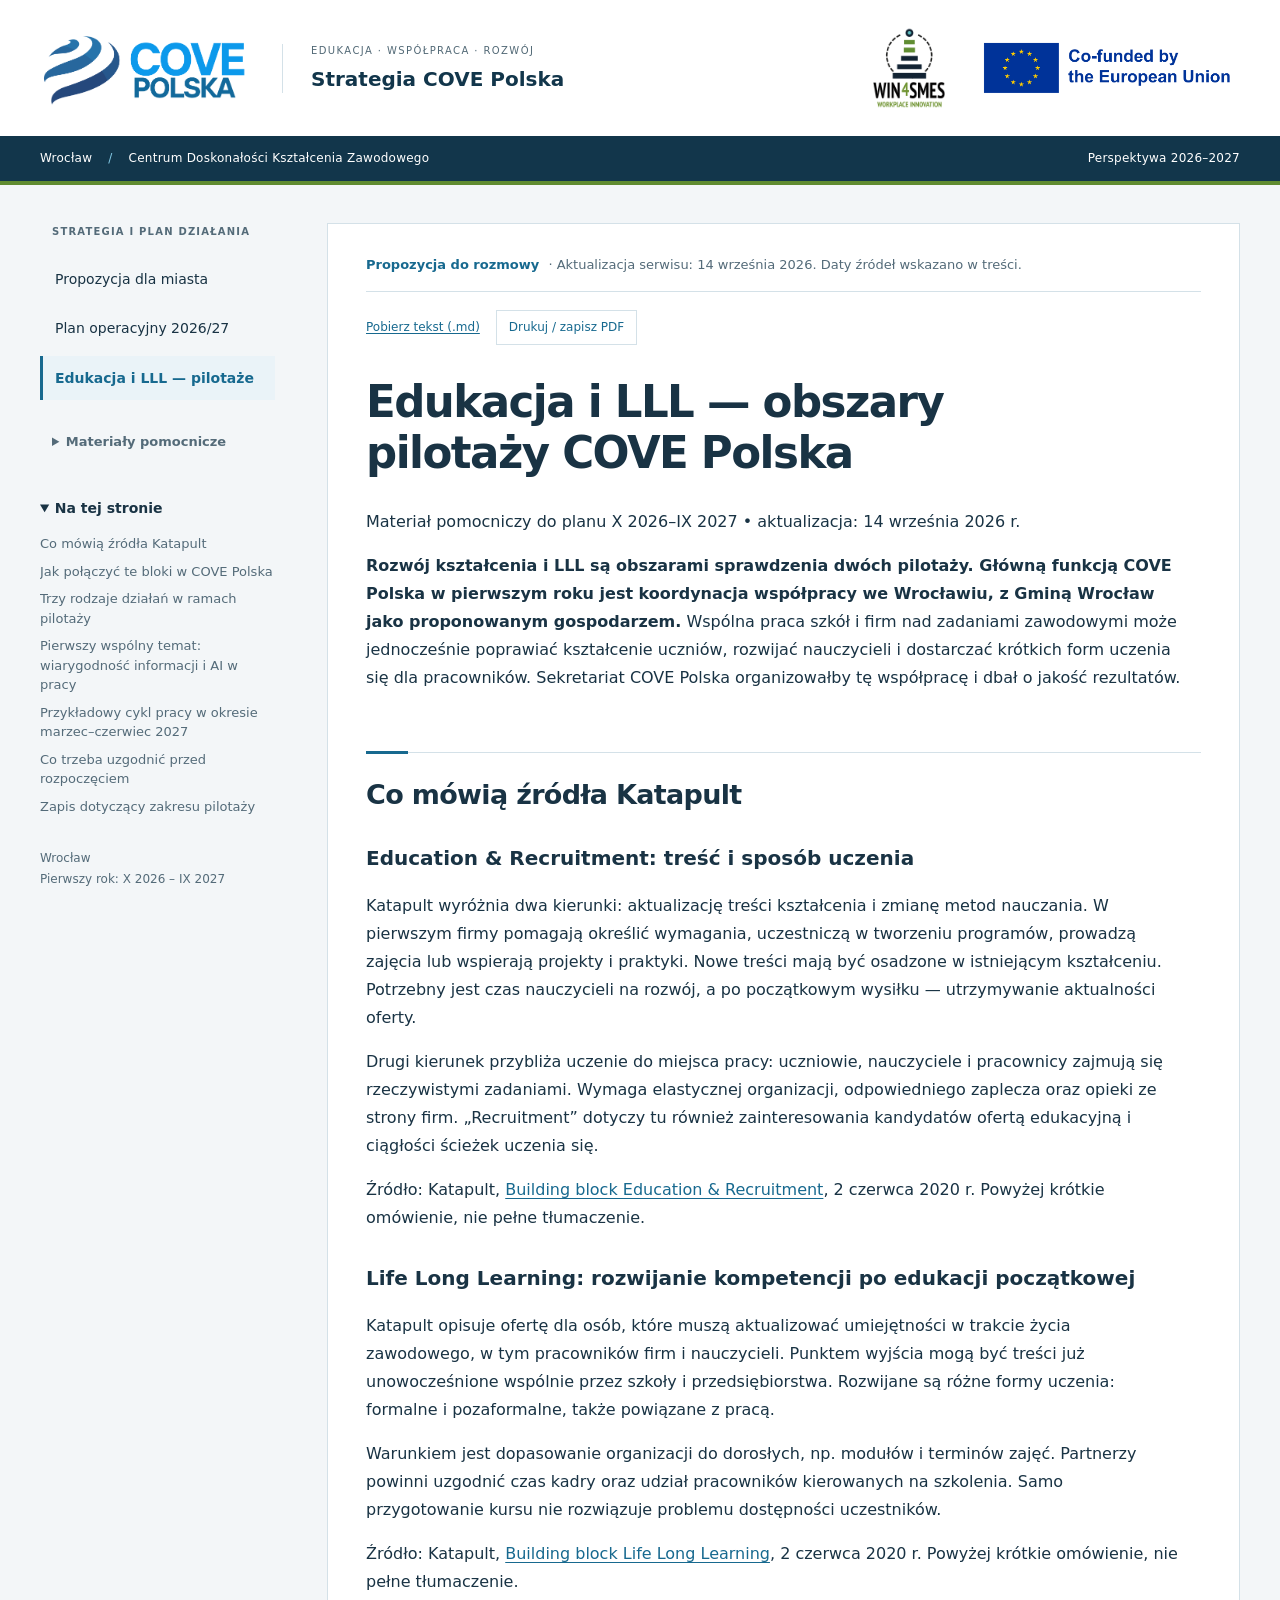
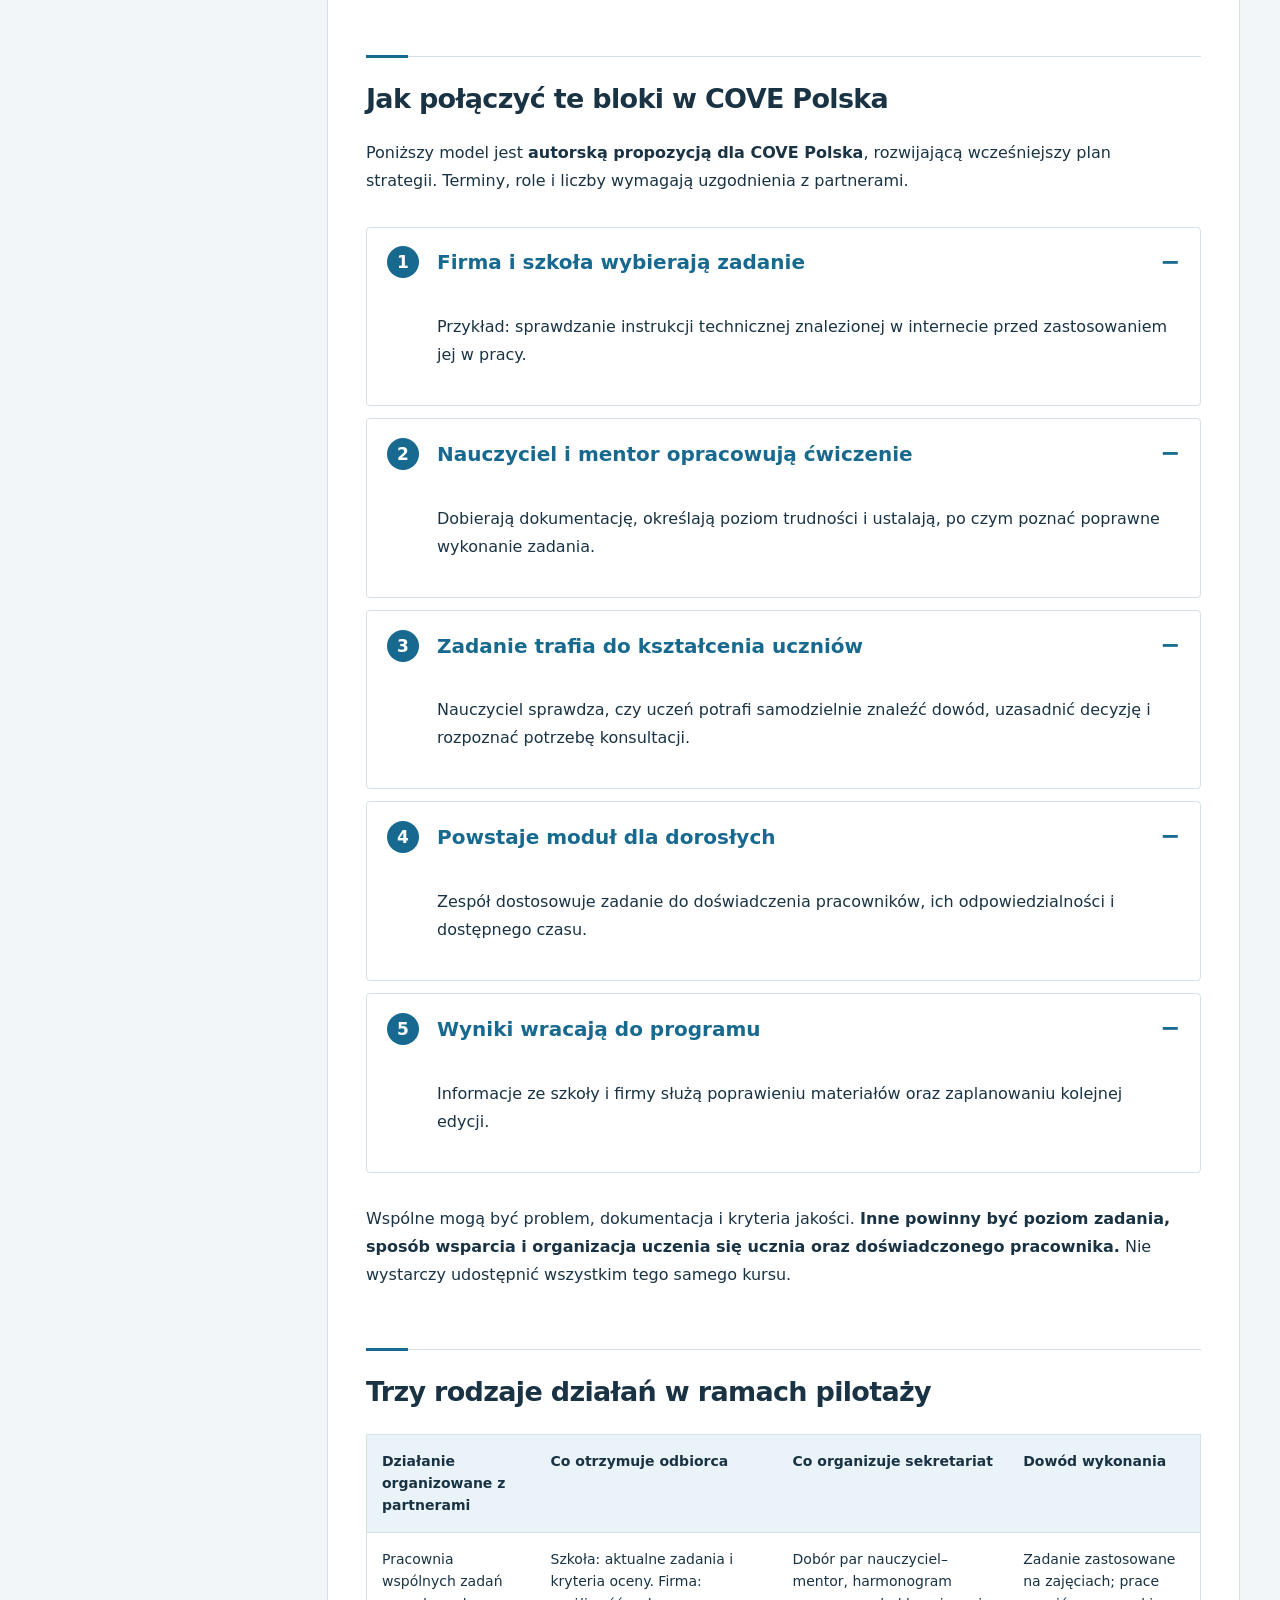
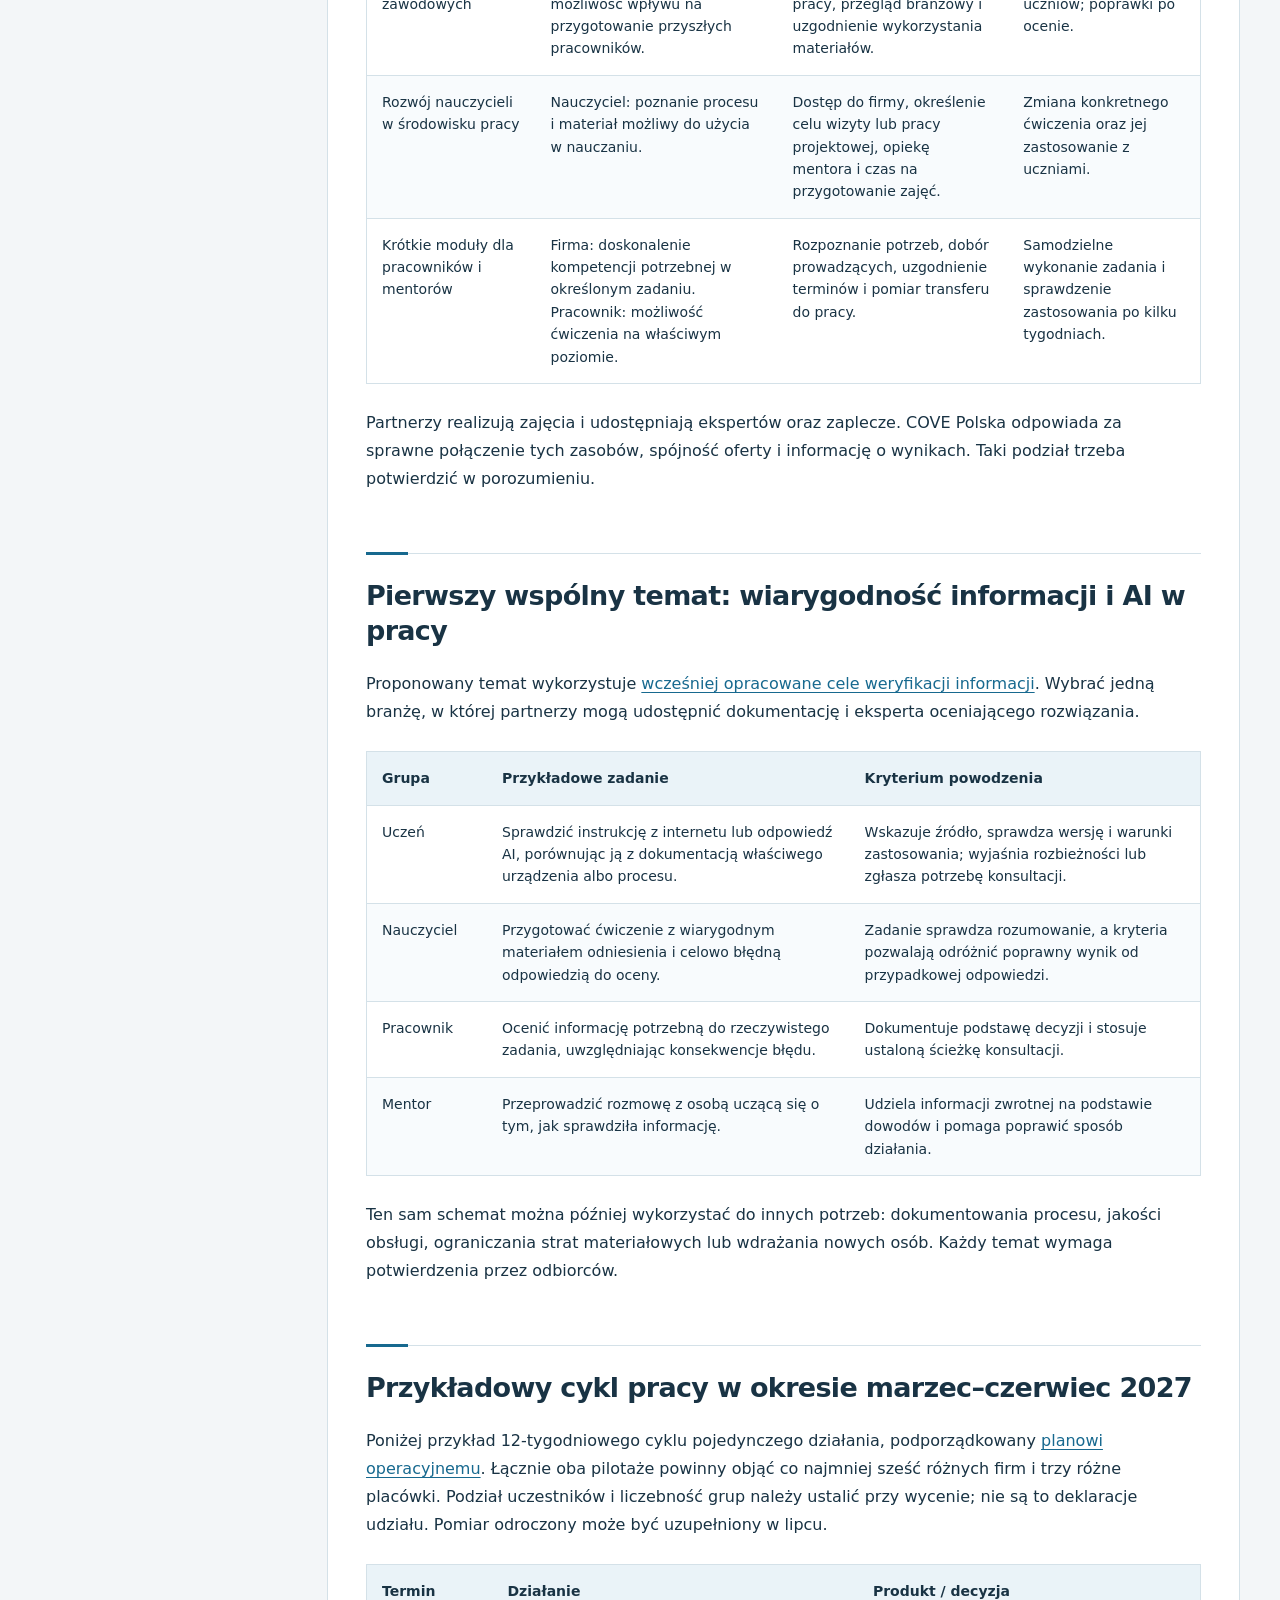
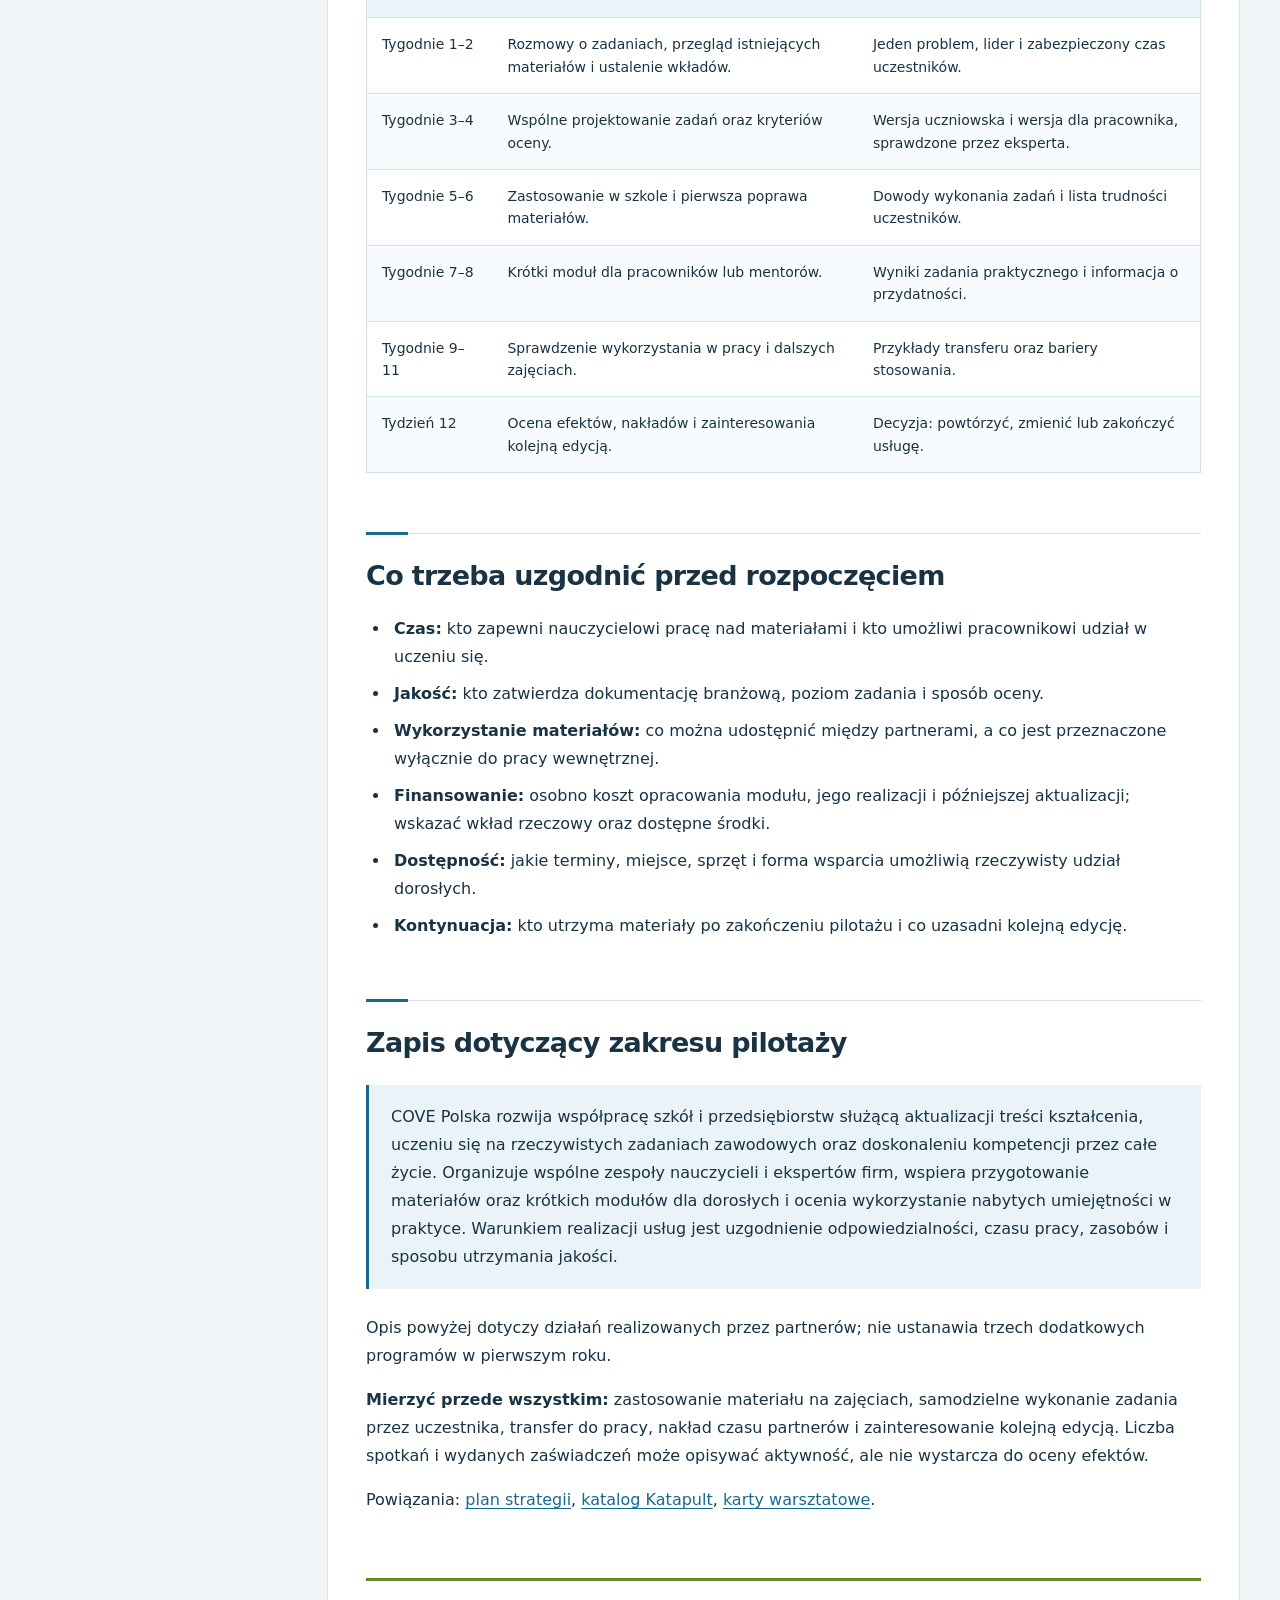
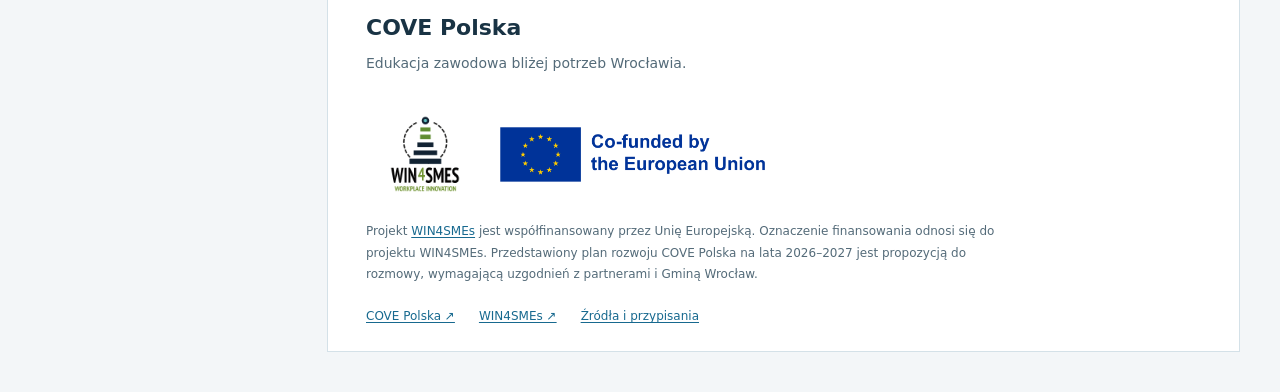
<file: edukacja-lll.html>
<!doctype html><html lang="pl"><head><meta charset="utf-8"><meta name="viewport" content="width=device-width,initial-scale=1"><meta name="description" content="Plan rozwoju COVE Polska we Wrocławiu: współpraca edukacji, nauki i firm, pilotaże VET oraz wiarygodne korzystanie z AI."><title>Edukacja i LLL — pilotaże — COVE Polska</title><meta name="theme-color" content="#12364b"><link rel="stylesheet" href="style.css"></head><body class="edukacja-lll"><a class="skip" href="#tresc">Przejdź do treści</a><header class="project-header"><a class="brand" href="index.html" aria-label="COVE Polska — strona główna"><img src="assets/branding/cove-polska.png" alt="COVE Polska" width="210" height="84"></a><div class="header-title"><span>EDUKACJA · WSPÓŁPRACA · ROZWÓJ</span><strong>Strategia COVE Polska</strong></div><div class="project-marks"><a href="https://win4smes.eu/" aria-label="Projekt WIN4SMEs"><img class="win-logo" src="assets/branding/win4smes-2025.png" alt="WIN4SMEs — Workplace Innovation" width="82" height="82"></a><img class="eu-logo" src="assets/branding/eu-cofunded.png" alt="Projekt WIN4SMEs współfinansowany przez Unię Europejską" width="260" height="58"></div></header><div class="project-ribbon"><div><span>Wrocław <span aria-hidden="true">/</span> Centrum Doskonałości Kształcenia Zawodowego</span><span>Perspektywa 2026–2027</span></div></div><div class="layout"><aside><p class="nav-label">STRATEGIA I PLAN DZIAŁANIA</p><nav aria-label="Dokumenty"><a href="plan.html">Propozycja dla miasta</a><a href="operacyjny.html">Plan operacyjny 2026/27</a><a href="edukacja-lll.html" aria-current="page">Edukacja i LLL — pilotaże</a><details class="resource-nav" ><summary>Materiały pomocnicze</summary><a href="katapult.html">Katapult — narzędzia</a><a href="warsztat.html">Karty warsztatowe</a><a href="zrodla.html">Źródła i instytucje</a><a href="analiza.html">IBE · WEF · PwC</a><a href="kompetencje.html">Wiarygodność i AI</a></details></nav><details open><summary>Na tej stronie</summary><div class="toc">
<ul>
<li><a href="#edukacja-i-lll-obszary-pilotazy-cove-polska">Edukacja i LLL — obszary pilotaży COVE Polska</a><ul>
<li><a href="#co-mowia-zroda-katapult">Co mówią źródła Katapult</a><ul>
<li><a href="#education-recruitment-tresc-i-sposob-uczenia">Education &amp; Recruitment: treść i sposób uczenia</a></li>
<li><a href="#life-long-learning-rozwijanie-kompetencji-po-edukacji-poczatkowej">Life Long Learning: rozwijanie kompetencji po edukacji początkowej</a></li>
</ul>
</li>
<li><a href="#jak-poaczyc-te-bloki-w-cove-polska">Jak połączyć te bloki w COVE Polska</a></li>
<li><a href="#trzy-rodzaje-dziaan-w-ramach-pilotazy">Trzy rodzaje działań w ramach pilotaży</a></li>
<li><a href="#pierwszy-wspolny-temat-wiarygodnosc-informacji-i-ai-w-pracy">Pierwszy wspólny temat: wiarygodność informacji i AI w pracy</a></li>
<li><a href="#przykadowy-cykl-pracy-w-okresie-marzecczerwiec-2027">Przykładowy cykl pracy w okresie marzec–czerwiec 2027</a></li>
<li><a href="#co-trzeba-uzgodnic-przed-rozpoczeciem">Co trzeba uzgodnić przed rozpoczęciem</a></li>
<li><a href="#zapis-dotyczacy-zakresu-pilotazy">Zapis dotyczący zakresu pilotaży</a></li>
</ul>
</li>
</ul>
</div>
</details><p class="aside-note">Wrocław<br>Pierwszy rok: X 2026 – IX 2027</p></aside><main id="tresc"><div class="notice"><strong>Propozycja do rozmowy</strong> · Aktualizacja serwisu: 14 września 2026. Daty źródeł wskazano w treści.</div><div class="actions"><a download href="materialy/Edukacja_i_LLL.md">Pobierz tekst (.md)</a><button type="button" onclick="window.print()">Drukuj / zapisz PDF</button></div><article><h1 id="edukacja-i-lll-obszary-pilotazy-cove-polska">Edukacja i LLL — obszary pilotaży COVE Polska</h1>
<p>Materiał pomocniczy do planu X 2026–IX 2027 • aktualizacja: 14 września 2026 r.</p>
<p><strong>Rozwój kształcenia i LLL są obszarami sprawdzenia dwóch pilotaży. Główną funkcją COVE Polska w pierwszym roku jest koordynacja współpracy we Wrocławiu, z Gminą Wrocław jako proponowanym gospodarzem.</strong> Wspólna praca szkół i firm nad zadaniami zawodowymi może jednocześnie poprawiać kształcenie uczniów, rozwijać nauczycieli i dostarczać krótkich form uczenia się dla pracowników. Sekretariat COVE Polska organizowałby tę współpracę i dbał o jakość rezultatów.</p>
<h2 id="co-mowia-zroda-katapult">Co mówią źródła Katapult</h2>
<h3 id="education-recruitment-tresc-i-sposob-uczenia">Education &amp; Recruitment: treść i sposób uczenia</h3>
<p>Katapult wyróżnia dwa kierunki: aktualizację treści kształcenia i zmianę metod nauczania. W pierwszym firmy pomagają określić wymagania, uczestniczą w tworzeniu programów, prowadzą zajęcia lub wspierają projekty i praktyki. Nowe treści mają być osadzone w istniejącym kształceniu. Potrzebny jest czas nauczycieli na rozwój, a po początkowym wysiłku — utrzymywanie aktualności oferty.</p>
<p>Drugi kierunek przybliża uczenie do miejsca pracy: uczniowie, nauczyciele i pracownicy zajmują się rzeczywistymi zadaniami. Wymaga elastycznej organizacji, odpowiedniego zaplecza oraz opieki ze strony firm. „Recruitment” dotyczy tu również zainteresowania kandydatów ofertą edukacyjną i ciągłości ścieżek uczenia się.</p>
<p>Źródło: Katapult, <a href="https://wearekatapult.eu/improving-education/">Building block Education &amp; Recruitment</a>, 2 czerwca 2020 r. Powyżej krótkie omówienie, nie pełne tłumaczenie.</p>
<h3 id="life-long-learning-rozwijanie-kompetencji-po-edukacji-poczatkowej">Life Long Learning: rozwijanie kompetencji po edukacji początkowej</h3>
<p>Katapult opisuje ofertę dla osób, które muszą aktualizować umiejętności w trakcie życia zawodowego, w tym pracowników firm i nauczycieli. Punktem wyjścia mogą być treści już unowocześnione wspólnie przez szkoły i przedsiębiorstwa. Rozwijane są różne formy uczenia: formalne i pozaformalne, także powiązane z pracą.</p>
<p>Warunkiem jest dopasowanie organizacji do dorosłych, np. modułów i terminów zajęć. Partnerzy powinni uzgodnić czas kadry oraz udział pracowników kierowanych na szkolenia. Samo przygotowanie kursu nie rozwiązuje problemu dostępności uczestników.</p>
<p>Źródło: Katapult, <a href="https://wearekatapult.eu/building-block-life-long-learning/">Building block Life Long Learning</a>, 2 czerwca 2020 r. Powyżej krótkie omówienie, nie pełne tłumaczenie.</p>
<h2 id="jak-poaczyc-te-bloki-w-cove-polska">Jak połączyć te bloki w COVE Polska</h2>
<p>Poniższy model jest <strong>autorską propozycją dla COVE Polska</strong>, rozwijającą wcześniejszy plan strategii. Terminy, role i liczby wymagają uzgodnienia z partnerami.</p>
<div class="roadmap">
<details class="road-step" open><summary><span class="step-no">1</span><span>Firma i szkoła wybierają zadanie</span></summary><div class="step-body"><p>Przykład: sprawdzanie instrukcji technicznej znalezionej w internecie przed zastosowaniem jej w pracy.</p></div></details>
<details class="road-step" open><summary><span class="step-no">2</span><span>Nauczyciel i mentor opracowują ćwiczenie</span></summary><div class="step-body"><p>Dobierają dokumentację, określają poziom trudności i ustalają, po czym poznać poprawne wykonanie zadania.</p></div></details>
<details class="road-step" open><summary><span class="step-no">3</span><span>Zadanie trafia do kształcenia uczniów</span></summary><div class="step-body"><p>Nauczyciel sprawdza, czy uczeń potrafi samodzielnie znaleźć dowód, uzasadnić decyzję i rozpoznać potrzebę konsultacji.</p></div></details>
<details class="road-step" open><summary><span class="step-no">4</span><span>Powstaje moduł dla dorosłych</span></summary><div class="step-body"><p>Zespół dostosowuje zadanie do doświadczenia pracowników, ich odpowiedzialności i dostępnego czasu.</p></div></details>
<details class="road-step" open><summary><span class="step-no">5</span><span>Wyniki wracają do programu</span></summary><div class="step-body"><p>Informacje ze szkoły i firmy służą poprawieniu materiałów oraz zaplanowaniu kolejnej edycji.</p></div></details>
</div>

<p>Wspólne mogą być problem, dokumentacja i kryteria jakości. <strong>Inne powinny być poziom zadania, sposób wsparcia i organizacja uczenia się ucznia oraz doświadczonego pracownika.</strong> Nie wystarczy udostępnić wszystkim tego samego kursu.</p>
<h2 id="trzy-rodzaje-dziaan-w-ramach-pilotazy">Trzy rodzaje działań w ramach pilotaży</h2>
<div class="table-scroll" tabindex="0" role="region" aria-label="Tabela — przewiń poziomo na małym ekranie"><table>
<thead>
<tr>
<th>Działanie organizowane z partnerami</th>
<th>Co otrzymuje odbiorca</th>
<th>Co organizuje sekretariat</th>
<th>Dowód wykonania</th>
</tr>
</thead>
<tbody>
<tr>
<td>Pracownia wspólnych zadań zawodowych</td>
<td>Szkoła: aktualne zadania i kryteria oceny. Firma: możliwość wpływu na przygotowanie przyszłych pracowników.</td>
<td>Dobór par nauczyciel–mentor, harmonogram pracy, przegląd branżowy i uzgodnienie wykorzystania materiałów.</td>
<td>Zadanie zastosowane na zajęciach; prace uczniów; poprawki po ocenie.</td>
</tr>
<tr>
<td>Rozwój nauczycieli w środowisku pracy</td>
<td>Nauczyciel: poznanie procesu i materiał możliwy do użycia w nauczaniu.</td>
<td>Dostęp do firmy, określenie celu wizyty lub pracy projektowej, opiekę mentora i czas na przygotowanie zajęć.</td>
<td>Zmiana konkretnego ćwiczenia oraz jej zastosowanie z uczniami.</td>
</tr>
<tr>
<td>Krótkie moduły dla pracowników i mentorów</td>
<td>Firma: doskonalenie kompetencji potrzebnej w określonym zadaniu. Pracownik: możliwość ćwiczenia na właściwym poziomie.</td>
<td>Rozpoznanie potrzeb, dobór prowadzących, uzgodnienie terminów i pomiar transferu do pracy.</td>
<td>Samodzielne wykonanie zadania i sprawdzenie zastosowania po kilku tygodniach.</td>
</tr>
</tbody>
</table></div>
<p>Partnerzy realizują zajęcia i udostępniają ekspertów oraz zaplecze. COVE Polska odpowiada za sprawne połączenie tych zasobów, spójność oferty i informację o wynikach. Taki podział trzeba potwierdzić w porozumieniu.</p>
<h2 id="pierwszy-wspolny-temat-wiarygodnosc-informacji-i-ai-w-pracy">Pierwszy wspólny temat: wiarygodność informacji i AI w pracy</h2>
<p>Proponowany temat wykorzystuje <a href="kompetencje.html">wcześniej opracowane cele weryfikacji informacji</a>. Wybrać jedną branżę, w której partnerzy mogą udostępnić dokumentację i eksperta oceniającego rozwiązania.</p>
<div class="table-scroll" tabindex="0" role="region" aria-label="Tabela — przewiń poziomo na małym ekranie"><table>
<thead>
<tr>
<th>Grupa</th>
<th>Przykładowe zadanie</th>
<th>Kryterium powodzenia</th>
</tr>
</thead>
<tbody>
<tr>
<td>Uczeń</td>
<td>Sprawdzić instrukcję z internetu lub odpowiedź AI, porównując ją z dokumentacją właściwego urządzenia albo procesu.</td>
<td>Wskazuje źródło, sprawdza wersję i warunki zastosowania; wyjaśnia rozbieżności lub zgłasza potrzebę konsultacji.</td>
</tr>
<tr>
<td>Nauczyciel</td>
<td>Przygotować ćwiczenie z wiarygodnym materiałem odniesienia i celowo błędną odpowiedzią do oceny.</td>
<td>Zadanie sprawdza rozumowanie, a kryteria pozwalają odróżnić poprawny wynik od przypadkowej odpowiedzi.</td>
</tr>
<tr>
<td>Pracownik</td>
<td>Ocenić informację potrzebną do rzeczywistego zadania, uwzględniając konsekwencje błędu.</td>
<td>Dokumentuje podstawę decyzji i stosuje ustaloną ścieżkę konsultacji.</td>
</tr>
<tr>
<td>Mentor</td>
<td>Przeprowadzić rozmowę z osobą uczącą się o tym, jak sprawdziła informację.</td>
<td>Udziela informacji zwrotnej na podstawie dowodów i pomaga poprawić sposób działania.</td>
</tr>
</tbody>
</table></div>
<p>Ten sam schemat można później wykorzystać do innych potrzeb: dokumentowania procesu, jakości obsługi, ograniczania strat materiałowych lub wdrażania nowych osób. Każdy temat wymaga potwierdzenia przez odbiorców.</p>
<h2 id="przykadowy-cykl-pracy-w-okresie-marzecczerwiec-2027">Przykładowy cykl pracy w okresie marzec–czerwiec 2027</h2>
<p>Poniżej przykład 12-tygodniowego cyklu pojedynczego działania, podporządkowany <a href="operacyjny.html">planowi operacyjnemu</a>. Łącznie oba pilotaże powinny objąć co najmniej sześć różnych firm i trzy różne placówki. Podział uczestników i liczebność grup należy ustalić przy wycenie; nie są to deklaracje udziału. Pomiar odroczony może być uzupełniony w lipcu.</p>
<div class="table-scroll" tabindex="0" role="region" aria-label="Tabela — przewiń poziomo na małym ekranie"><table>
<thead>
<tr>
<th>Termin</th>
<th>Działanie</th>
<th>Produkt / decyzja</th>
</tr>
</thead>
<tbody>
<tr>
<td>Tygodnie 1–2</td>
<td>Rozmowy o zadaniach, przegląd istniejących materiałów i ustalenie wkładów.</td>
<td>Jeden problem, lider i zabezpieczony czas uczestników.</td>
</tr>
<tr>
<td>Tygodnie 3–4</td>
<td>Wspólne projektowanie zadań oraz kryteriów oceny.</td>
<td>Wersja uczniowska i wersja dla pracownika, sprawdzone przez eksperta.</td>
</tr>
<tr>
<td>Tygodnie 5–6</td>
<td>Zastosowanie w szkole i pierwsza poprawa materiałów.</td>
<td>Dowody wykonania zadań i lista trudności uczestników.</td>
</tr>
<tr>
<td>Tygodnie 7–8</td>
<td>Krótki moduł dla pracowników lub mentorów.</td>
<td>Wyniki zadania praktycznego i informacja o przydatności.</td>
</tr>
<tr>
<td>Tygodnie 9–11</td>
<td>Sprawdzenie wykorzystania w pracy i dalszych zajęciach.</td>
<td>Przykłady transferu oraz bariery stosowania.</td>
</tr>
<tr>
<td>Tydzień 12</td>
<td>Ocena efektów, nakładów i zainteresowania kolejną edycją.</td>
<td>Decyzja: powtórzyć, zmienić lub zakończyć usługę.</td>
</tr>
</tbody>
</table></div>
<h2 id="co-trzeba-uzgodnic-przed-rozpoczeciem">Co trzeba uzgodnić przed rozpoczęciem</h2>
<ul>
<li><strong>Czas:</strong> kto zapewni nauczycielowi pracę nad materiałami i kto umożliwi pracownikowi udział w uczeniu się.</li>
<li><strong>Jakość:</strong> kto zatwierdza dokumentację branżową, poziom zadania i sposób oceny.</li>
<li><strong>Wykorzystanie materiałów:</strong> co można udostępnić między partnerami, a co jest przeznaczone wyłącznie do pracy wewnętrznej.</li>
<li><strong>Finansowanie:</strong> osobno koszt opracowania modułu, jego realizacji i późniejszej aktualizacji; wskazać wkład rzeczowy oraz dostępne środki.</li>
<li><strong>Dostępność:</strong> jakie terminy, miejsce, sprzęt i forma wsparcia umożliwią rzeczywisty udział dorosłych.</li>
<li><strong>Kontynuacja:</strong> kto utrzyma materiały po zakończeniu pilotażu i co uzasadni kolejną edycję.</li>
</ul>
<h2 id="zapis-dotyczacy-zakresu-pilotazy">Zapis dotyczący zakresu pilotaży</h2>
<blockquote>
<p>COVE Polska rozwija współpracę szkół i przedsiębiorstw służącą aktualizacji treści kształcenia, uczeniu się na rzeczywistych zadaniach zawodowych oraz doskonaleniu kompetencji przez całe życie. Organizuje wspólne zespoły nauczycieli i ekspertów firm, wspiera przygotowanie materiałów oraz krótkich modułów dla dorosłych i ocenia wykorzystanie nabytych umiejętności w praktyce. Warunkiem realizacji usług jest uzgodnienie odpowiedzialności, czasu pracy, zasobów i sposobu utrzymania jakości.</p>
</blockquote>
<p>Opis powyżej dotyczy działań realizowanych przez partnerów; nie ustanawia trzech dodatkowych programów w pierwszym roku.</p>
<p><strong>Mierzyć przede wszystkim:</strong> zastosowanie materiału na zajęciach, samodzielne wykonanie zadania przez uczestnika, transfer do pracy, nakład czasu partnerów i zainteresowanie kolejną edycją. Liczba spotkań i wydanych zaświadczeń może opisywać aktywność, ale nie wystarcza do oceny efektów.</p>
<p>Powiązania: <a href="plan.html">plan strategii</a>, <a href="katapult.html">katalog Katapult</a>, <a href="warsztat.html">karty warsztatowe</a>.</p></article><footer class="project-footer"><div class="footer-heading"><strong>COVE Polska</strong><span>Edukacja zawodowa bliżej potrzeb Wrocławia.</span></div><div class="funding-panel"><a href="https://win4smes.eu/"><img src="assets/branding/win4smes-2025.png" alt="WIN4SMEs" width="78" height="78"></a><img src="assets/branding/eu-cofunded.png" alt="Co-funded by the European Union" width="280" height="62"></div><p>Projekt <a href="https://win4smes.eu/">WIN4SMEs</a> jest współfinansowany przez Unię Europejską. Oznaczenie finansowania odnosi się do projektu WIN4SMEs. Przedstawiony plan rozwoju COVE Polska na lata 2026–2027 jest propozycją do rozmowy, wymagającą uzgodnień z partnerami i Gminą Wrocław.</p><div class="footer-links"><a href="https://covepolska.pl/">COVE Polska ↗</a><a href="https://win4smes.eu/">WIN4SMEs ↗</a><a href="zrodla.html">Źródła i przypisania</a></div></footer></main></div><script>if(matchMedia("(max-width:900px)").matches)document.querySelector("aside > details").open=false;</script><script src="katapult.js" defer></script></body></html>
</file>
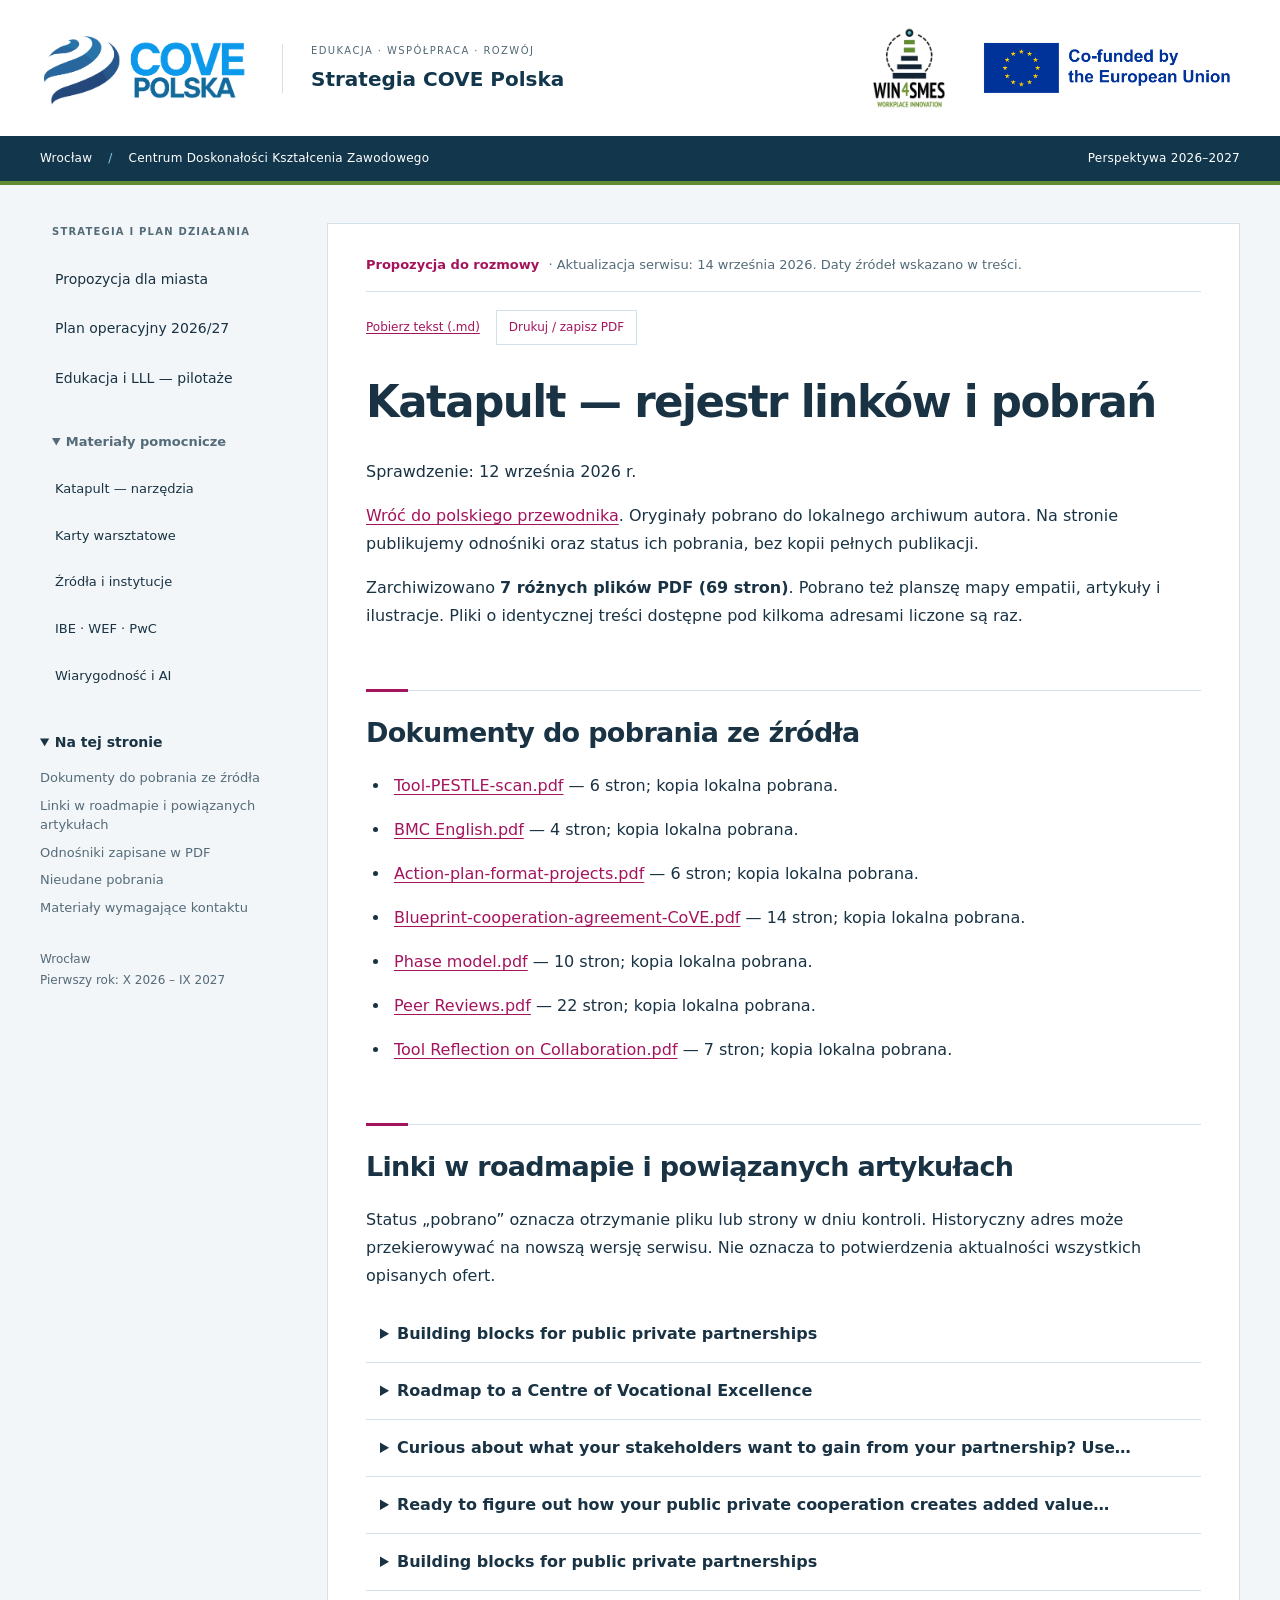
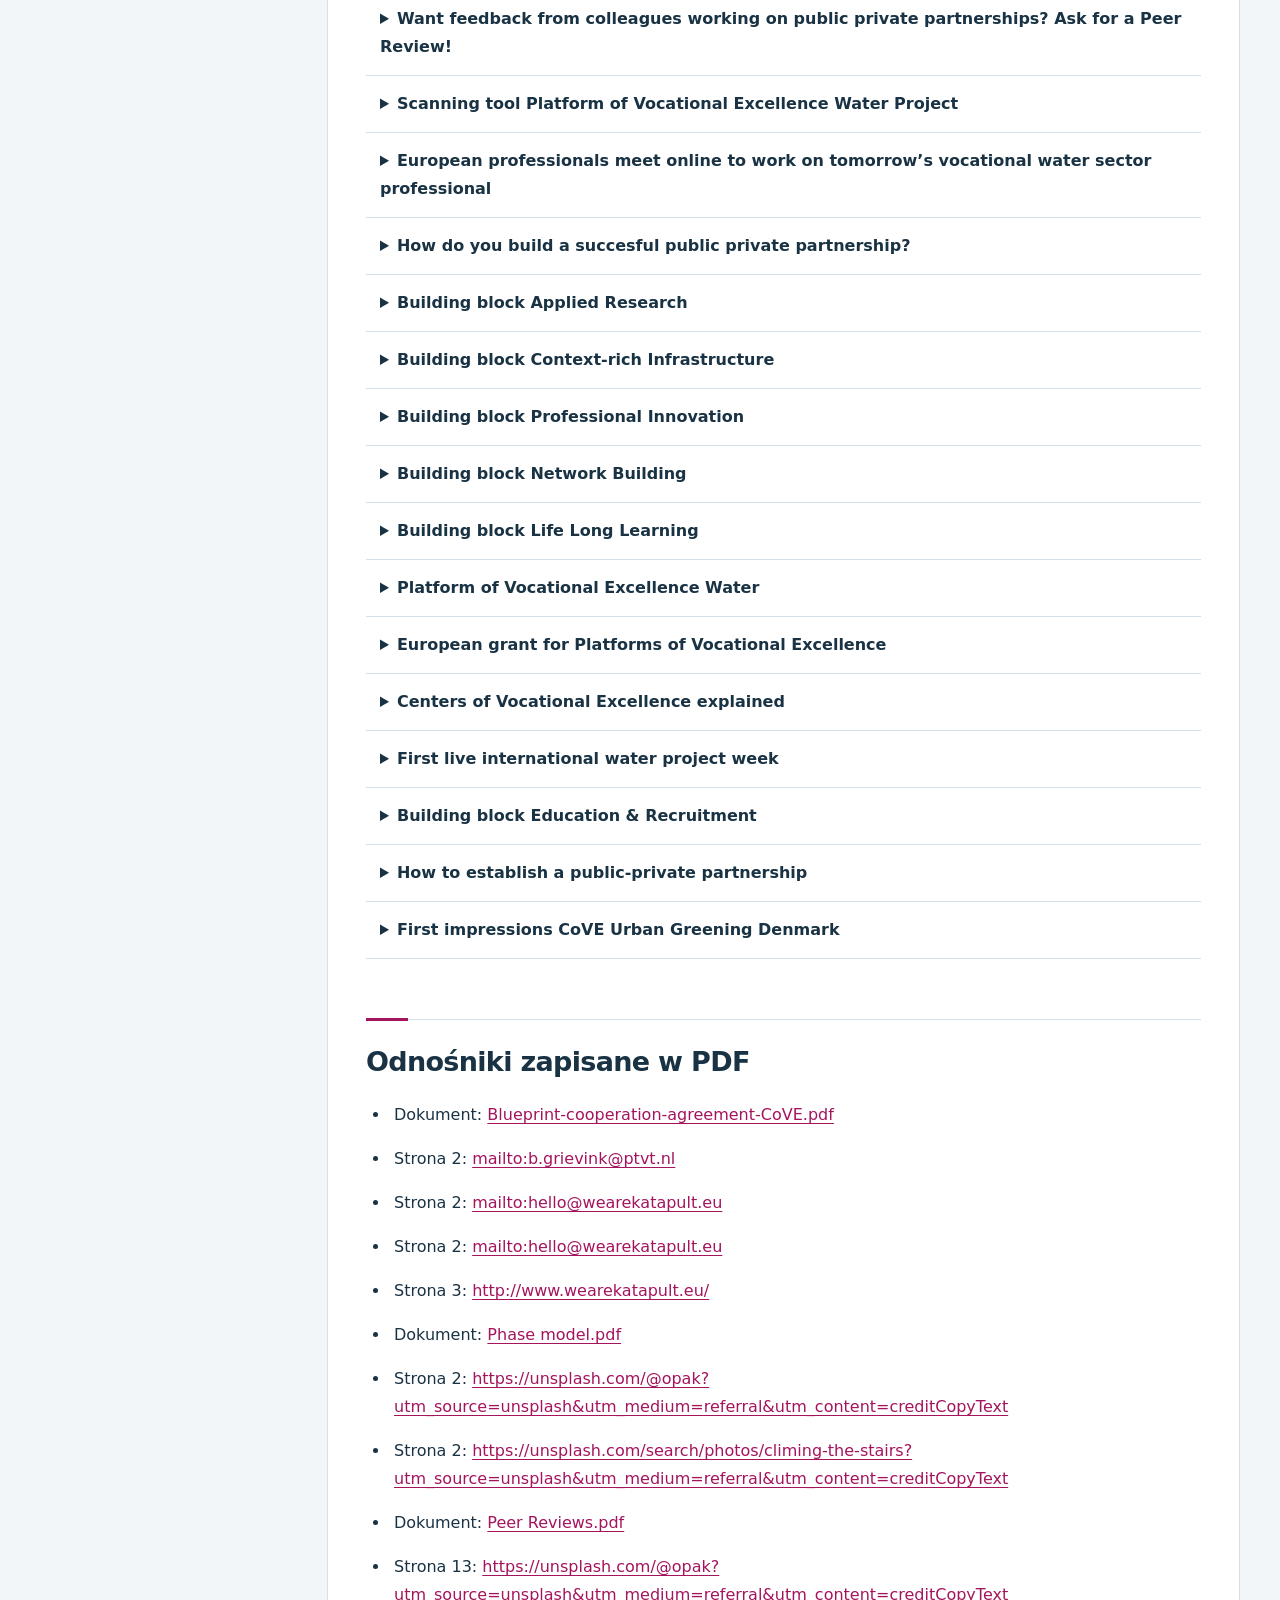
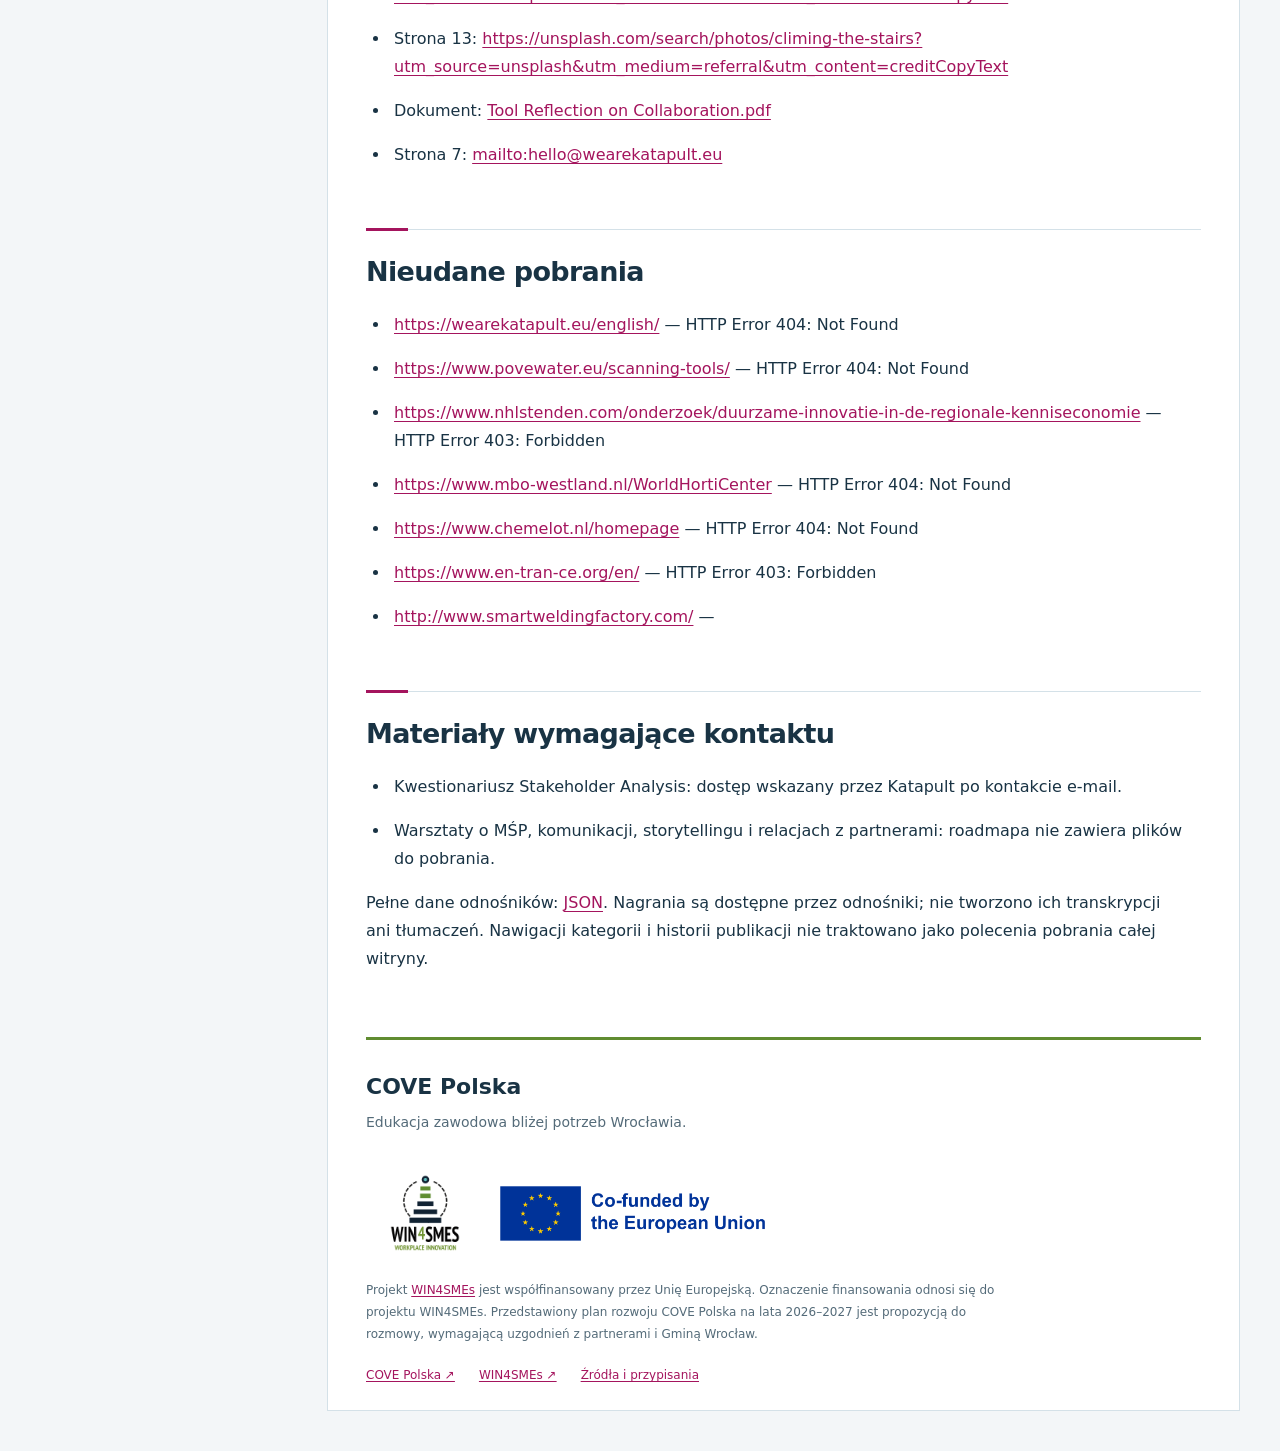
<file: katapult-linki.html>
<!doctype html><html lang="pl"><head><meta charset="utf-8"><meta name="viewport" content="width=device-width,initial-scale=1"><meta name="description" content="Plan rozwoju COVE Polska we Wrocławiu: współpraca edukacji, nauki i firm, pilotaże VET oraz wiarygodne korzystanie z AI."><title>Katapult — rejestr linków — COVE Polska</title><meta name="theme-color" content="#12364b"><link rel="stylesheet" href="style.css"></head><body class="katapult-linki"><a class="skip" href="#tresc">Przejdź do treści</a><header class="project-header"><a class="brand" href="index.html" aria-label="COVE Polska — strona główna"><img src="assets/branding/cove-polska.png" alt="COVE Polska" width="210" height="84"></a><div class="header-title"><span>EDUKACJA · WSPÓŁPRACA · ROZWÓJ</span><strong>Strategia COVE Polska</strong></div><div class="project-marks"><a href="https://win4smes.eu/" aria-label="Projekt WIN4SMEs"><img class="win-logo" src="assets/branding/win4smes-2025.png" alt="WIN4SMEs — Workplace Innovation" width="82" height="82"></a><img class="eu-logo" src="assets/branding/eu-cofunded.png" alt="Projekt WIN4SMEs współfinansowany przez Unię Europejską" width="260" height="58"></div></header><div class="project-ribbon"><div><span>Wrocław <span aria-hidden="true">/</span> Centrum Doskonałości Kształcenia Zawodowego</span><span>Perspektywa 2026–2027</span></div></div><div class="layout"><aside><p class="nav-label">STRATEGIA I PLAN DZIAŁANIA</p><nav aria-label="Dokumenty"><a href="plan.html">Propozycja dla miasta</a><a href="operacyjny.html">Plan operacyjny 2026/27</a><a href="edukacja-lll.html">Edukacja i LLL — pilotaże</a><details class="resource-nav" open><summary>Materiały pomocnicze</summary><a href="katapult.html">Katapult — narzędzia</a><a href="warsztat.html">Karty warsztatowe</a><a href="zrodla.html">Źródła i instytucje</a><a href="analiza.html">IBE · WEF · PwC</a><a href="kompetencje.html">Wiarygodność i AI</a></details></nav><details open><summary>Na tej stronie</summary><div class="toc">
<ul>
<li><a href="#katapult-rejestr-linkow-i-pobran">Katapult — rejestr linków i pobrań</a><ul>
<li><a href="#dokumenty-do-pobrania-ze-zroda">Dokumenty do pobrania ze źródła</a></li>
<li><a href="#linki-w-roadmapie-i-powiazanych-artykuach">Linki w roadmapie i powiązanych artykułach</a></li>
<li><a href="#odnosniki-zapisane-w-pdf">Odnośniki zapisane w PDF</a></li>
<li><a href="#nieudane-pobrania">Nieudane pobrania</a></li>
<li><a href="#materiay-wymagajace-kontaktu">Materiały wymagające kontaktu</a></li>
</ul>
</li>
</ul>
</div>
</details><p class="aside-note">Wrocław<br>Pierwszy rok: X 2026 – IX 2027</p></aside><main id="tresc"><div class="notice"><strong>Propozycja do rozmowy</strong> · Aktualizacja serwisu: 14 września 2026. Daty źródeł wskazano w treści.</div><div class="actions"><a download href="materialy/Katapult_linki.md">Pobierz tekst (.md)</a><button type="button" onclick="window.print()">Drukuj / zapisz PDF</button></div><article><h1 id="katapult-rejestr-linkow-i-pobran">Katapult — rejestr linków i pobrań</h1>
<p>Sprawdzenie: 12 września 2026 r.</p>
<p><a href="katapult.html">Wróć do polskiego przewodnika</a>. Oryginały pobrano do lokalnego archiwum autora. Na stronie publikujemy odnośniki oraz status ich pobrania, bez kopii pełnych publikacji.</p>
<p>Zarchiwizowano <strong>7 różnych plików PDF (69 stron)</strong>. Pobrano też planszę mapy empatii, artykuły i ilustracje. Pliki o identycznej treści dostępne pod kilkoma adresami liczone są raz.</p>
<h2 id="dokumenty-do-pobrania-ze-zroda">Dokumenty do pobrania ze źródła</h2>
<ul>
<li>
<p><a href="https://www.wearekatapult.eu/files/Tools%20voor%20CoVE/Tool-PESTLE-scan.pdf">Tool-PESTLE-scan.pdf</a> — 6 stron; kopia lokalna pobrana.</p>
</li>
<li>
<p><a href="https://wearekatapult.eu/files/downloads/BMC%20English.pdf">BMC English.pdf</a> — 4 stron; kopia lokalna pobrana.</p>
</li>
<li>
<p><a href="https://www.wearekatapult.eu/files/Tools%20voor%20CoVE/Action-plan-format-projects.pdf">Action-plan-format-projects.pdf</a> — 6 stron; kopia lokalna pobrana.</p>
</li>
<li>
<p><a href="https://www.wearekatapult.eu/files/Tools%20voor%20CoVE/Blueprint-cooperation-agreement-CoVE.pdf">Blueprint-cooperation-agreement-CoVE.pdf</a> — 14 stron; kopia lokalna pobrana.</p>
</li>
<li>
<p><a href="https://www.wearekatapult.eu/files/Tools%20voor%20CoVE/Phase%20model.pdf">Phase model.pdf</a> — 10 stron; kopia lokalna pobrana.</p>
</li>
<li>
<p><a href="https://www.wearekatapult.eu/files/Tools%20voor%20CoVE/Peer%20Reviews.pdf">Peer Reviews.pdf</a> — 22 stron; kopia lokalna pobrana.</p>
</li>
<li>
<p><a href="https://wearekatapult.eu/files/downloads/Tool%20Reflection%20on%20Collaboration.pdf">Tool Reflection on Collaboration.pdf</a> — 7 stron; kopia lokalna pobrana.</p>
</li>
</ul>
<h2 id="linki-w-roadmapie-i-powiazanych-artykuach">Linki w roadmapie i powiązanych artykułach</h2>
<p>Status „pobrano” oznacza otrzymanie pliku lub strony w dniu kontroli. Historyczny adres może przekierowywać na nowszą wersję serwisu. Nie oznacza to potwierdzenia aktualności wszystkich opisanych ofert.</p>
<div class="link-register">

<details><summary>Building blocks for public private partnerships</summary><p><a href="https://wearekatapult.eu/building-blocks/">Artykuł źródłowy</a></p><ul>

<li><a href="https://wearekatapult.eu/english/">Home</a><span class="link-state">Pobranie nie powiodło się: HTTP Error 404: Not Found</span></li>

<li><a href="https://wearekatapult.eu/building-blocks/">Building blocks for public private partnerships</a><span class="link-state">Pobrano kopię lokalną.</span></li>

<li><a href="https://wearekatapult.eu/messages/building-blocks/">#Building blocks</a><span class="link-state">Pobrano kopię lokalną.</span></li>

<li><a href="https://player.vimeo.com/video/571253406">571253406</a><span class="link-state">Nagranie: zachowany link, bez pobrania filmu.</span></li>

</ul></details>

<details><summary>Roadmap to a Centre of Vocational Excellence</summary><p><a href="https://wearekatapult.eu/tools/roadmap-to-a-centre-of-vocational-excellence/">Artykuł źródłowy</a></p><ul>

<li><a href="https://www.povewater.eu/">Platform of Vocational Excellence Water</a><span class="link-state">Pobrano kopię lokalną.</span></li>

<li><a href="https://wearekatapult.eu/tools/stakeholderanalysis">Stakeholder Analysis</a><span class="link-state">Pobrano kopię lokalną.</span></li>

<li><a href="https://www.wearekatapult.eu/files/Tools%20voor%20CoVE/Tool-PESTLE-scan.pdf">PESTLE Scan</a><span class="link-state">Pobrano kopię lokalną · 6 stron PDF.</span></li>

<li><a href="https://www.youtube.com/embed/qp0HIF3SfI4?si=uTVPhS3w63_V2cz3">YouTube video player</a><span class="link-state">Nagranie: zachowany link, bez pobrania filmu.</span></li>

<li><a href="https://wearekatapult.eu/tools/business-model-canvas">Business Model Canvas</a><span class="link-state">Pobrano kopię lokalną.</span></li>

<li><a href="https://www.wearekatapult.eu/files/downloads/BMC%20English.pdf">this</a><span class="link-state">Pobrano kopię lokalną · 4 stron PDF.</span></li>

<li><a href="https://www.wearekatapult.eu/files/Tools%20voor%20CoVE/Empathy-map.png">Empathy Map</a><span class="link-state">Pobrano kopię lokalną.</span></li>

<li><a href="https://www.youtube.com/embed/QoAOzMTLP5s?si=Wm-xc8NYk-_FlogK">YouTube video player</a><span class="link-state">Nagranie: zachowany link, bez pobrania filmu.</span></li>

<li><a href="https://www.wearekatapult.eu/files/Tools%20voor%20CoVE/Action-plan-format-projects.pdf">Project Format</a><span class="link-state">Pobrano kopię lokalną · 6 stron PDF.</span></li>

<li><a href="https://wearekatapult.eu/building-blocks">Building Blocks for Partnerships</a><span class="link-state">Pobrano kopię lokalną.</span></li>

<li><a href="https://www.wearekatapult.eu/files/Tools%20voor%20CoVE/Blueprint-cooperation-agreement-CoVE.pdf">CoVE Water Blueprint</a><span class="link-state">Pobrano kopię lokalną · 14 stron PDF.</span></li>

<li><a href="https://www.wearekatapult.eu/files/Tools%20voor%20CoVE/Phase%20model.pdf">Phase Model for Public Private Partnerships</a><span class="link-state">Pobrano kopię lokalną · 10 stron PDF.</span></li>

<li><a href="https://www.wearekatapult.eu/tools/peer-review/">Peer Review Model</a><span class="link-state">Pobrano kopię lokalną.</span></li>

</ul></details>

<details><summary>Curious about what your stakeholders want to gain from your partnership? Use…</summary><p><a href="https://wearekatapult.eu/tools/stakeholderanalysis">Artykuł źródłowy</a></p><ul>

<li><a href="https://wearekatapult.eu/files/downloads/Tool%20Reflection%20on%20Collaboration.pdf">Download our tool</a><span class="link-state">Pobrano kopię lokalną · 7 stron PDF.</span></li>

<li><a href="https://wearekatapult.eu/scanning-tool-pove-water-project">scanning-tool-pove-water-project</a><span class="link-state">Pobrano kopię lokalną.</span></li>

</ul></details>

<details><summary>Ready to figure out how your public private cooperation creates added value…</summary><p><a href="https://wearekatapult.eu/tools/business-model-canvas">Artykuł źródłowy</a></p><ul>

<li><a href="https://www.youtube.com/embed/QoAOzMTLP5s">QoAOzMTLP5s</a><span class="link-state">Nagranie: zachowany link, bez pobrania filmu.</span></li>

<li><a href="https://wearekatapult.eu/files/downloads/BMC%20English.pdf">Download our tool</a><span class="link-state">Pobrano kopię lokalną · 4 stron PDF.</span></li>

<li><a href="https://wearekatapult.eu/european-professionals-meet-online-to-work-on-tomorrows-vocational-water-sector-professional">european-professionals-meet-online-to-work-on-tomorrows-vocational-water-sector-professional</a><span class="link-state">Pobrano kopię lokalną.</span></li>

</ul></details>

<details><summary>Building blocks for public private partnerships</summary><p><a href="https://wearekatapult.eu/building-blocks">Artykuł źródłowy</a></p><ul>

<li><a href="https://wearekatapult.eu/english/">Home</a><span class="link-state">Pobranie nie powiodło się: HTTP Error 404: Not Found</span></li>

<li><a href="https://wearekatapult.eu/building-blocks/">Building blocks for public private partnerships</a><span class="link-state">Pobrano kopię lokalną.</span></li>

<li><a href="https://player.vimeo.com/video/571253406">571253406</a><span class="link-state">Nagranie: zachowany link, bez pobrania filmu.</span></li>

</ul></details>

<details><summary>Want feedback from colleagues working on public private partnerships? Ask for a Peer Review!</summary><p><a href="https://www.wearekatapult.eu/tools/peer-review/">Artykuł źródłowy</a></p><ul>

<li><a href="https://www.wearekatapult.eu/files/Tools%20voor%20CoVE/Peer%20Reviews.pdf">this document</a><span class="link-state">Pobrano kopię lokalną · 22 stron PDF.</span></li>

</ul></details>

<details><summary>Scanning tool Platform of Vocational Excellence Water Project</summary><p><a href="https://wearekatapult.eu/scanning-tool-pove-water-project">Artykuł źródłowy</a></p><ul>

<li><a href="https://www.povewater.eu/scanning-tools/">website</a><span class="link-state">Pobranie nie powiodło się: HTTP Error 404: Not Found</span></li>

<li><a href="https://wearekatapult.eu/tools/stakeholderanalysis">stakeholderanalysis</a><span class="link-state">Pobrano kopię lokalną.</span></li>

<li><a href="https://wearekatapult.eu/platform-of-vocational-excellence-water">platform-of-vocational-excellence-water</a><span class="link-state">Pobrano kopię lokalną.</span></li>

<li><a href="https://wearekatapult.eu/european-grant-for-platforms-of-vocational-excellence">european-grant-for-platforms-of-vocational-excellence</a><span class="link-state">Pobrano kopię lokalną.</span></li>

<li><a href="https://wearekatapult.eu/centers-of-vocational-excellence-explained">centers-of-vocational-excellence-explained</a><span class="link-state">Pobrano kopię lokalną.</span></li>

<li><a href="https://wearekatapult.eu/first-live-international-water-project-week">first-live-international-water-project-week</a><span class="link-state">Pobrano kopię lokalną.</span></li>

</ul></details>

<details><summary>European professionals meet online to work on tomorrow’s vocational water sector professional</summary><p><a href="https://wearekatapult.eu/european-professionals-meet-online-to-work-on-tomorrows-vocational-water-sector-professional">Artykuł źródłowy</a></p><ul>

<li><a href="https://wearekatapult.eu/handbook-working-together-works">&lt; Previous</a><span class="link-state">Zachowany odnośnik; bez osobnej kopii.</span></li>

<li><a href="https://wearekatapult.eu/katapult-annual-report-2019">Next &gt;</a><span class="link-state">Zachowany odnośnik; bez osobnej kopii.</span></li>

<li><a href="https://youtu.be/BDEK_thbEaA">here</a><span class="link-state">Nagranie: zachowany link, bez pobrania filmu.</span></li>

<li><a href="http://www.povewater.eu/">PoVE Water</a><span class="link-state">Pobrano kopię lokalną.</span></li>

<li><a href="https://wearekatapult.eu/tools/business-model-canvas">business-model-canvas</a><span class="link-state">Pobrano kopię lokalną.</span></li>

<li><a href="https://wearekatapult.eu/first-live-international-water-project-week">first-live-international-water-project-week</a><span class="link-state">Pobrano kopię lokalną.</span></li>

</ul></details>

<details><summary>How do you build a succesful public private partnership?</summary><p><a href="https://wearekatapult.eu/how-do-you-build-a-succesful-public-private-partnership">Artykuł źródłowy</a></p><ul>

<li><a href="https://wearekatapult.eu/learning-for-impact-in-a-changing-world">&lt; Previous</a><span class="link-state">Zachowany odnośnik; bez osobnej kopii.</span></li>

<li><a href="https://wearekatapult.eu/how-to-establish-a-public-private-partnership">Next &gt;</a><span class="link-state">Pobrano kopię lokalną.</span></li>

<li><a href="https://player.vimeo.com/video/571253406">571253406</a><span class="link-state">Nagranie: zachowany link, bez pobrania filmu.</span></li>

</ul></details>

<details><summary>Building block Applied Research</summary><p><a href="https://wearekatapult.eu/applied-research">Artykuł źródłowy</a></p><ul>

<li><a href="https://deltaplatform.nl/en/">Delta Platform</a><span class="link-state">Pobrano kopię lokalną.</span></li>

<li><a href="https://www.hanze.nl/eng/research/centre-for-applied-research/centre-of-expertise-healthy-ageing">Center of Expertise Healthy Ageing</a><span class="link-state">Pobrano kopię lokalną.</span></li>

<li><a href="https://techforfuture.nl/">TechForFuture</a><span class="link-state">Pobrano kopię lokalną.</span></li>

<li><a href="https://www.nhlstenden.com/onderzoek/duurzame-innovatie-in-de-regionale-kenniseconomie">PPP Model for regional co-makership</a><span class="link-state">Pobranie nie powiodło się: HTTP Error 403: Forbidden</span></li>

<li><a href="https://wearekatapult.eu/building-blocks/context-rich-infrastructure">context-rich-infrastructure</a><span class="link-state">Pobrano kopię lokalną.</span></li>

<li><a href="https://wearekatapult.eu/improving-education">improving-education</a><span class="link-state">Pobrano kopię lokalną.</span></li>

<li><a href="https://wearekatapult.eu/building-block-life-long-learning">building-block-life-long-learning</a><span class="link-state">Pobrano kopię lokalną.</span></li>

<li><a href="https://wearekatapult.eu/network-building">network-building</a><span class="link-state">Pobrano kopię lokalną.</span></li>

<li><a href="https://wearekatapult.eu/building-block-professional-innovation">building-block-professional-innovation</a><span class="link-state">Pobrano kopię lokalną.</span></li>

</ul></details>

<details><summary>Building block Context-rich Infrastructure</summary><p><a href="https://wearekatapult.eu/building-blocks/context-rich-infrastructure">Artykuł źródłowy</a></p><ul>

<li><a href="https://www.techport.nl/">Techport</a><span class="link-state">Pobrano kopię lokalną.</span></li>

<li><a href="https://www.brainportindustriescampus.com/en/">BIC/High Tech Campus Eindhoven</a><span class="link-state">Pobrano kopię lokalną.</span></li>

<li><a href="https://www.mbo-westland.nl/WorldHortiCenter">Horti Campus</a><span class="link-state">Pobranie nie powiodło się: HTTP Error 404: Not Found</span></li>

<li><a href="https://www.chemelot.nl/homepage">Chemelot</a><span class="link-state">Pobranie nie powiodło się: HTTP Error 404: Not Found</span></li>

<li><a href="https://wearekatapult.eu/applied-research">applied-research</a><span class="link-state">Pobrano kopię lokalną.</span></li>

<li><a href="https://wearekatapult.eu/improving-education">improving-education</a><span class="link-state">Pobrano kopię lokalną.</span></li>

<li><a href="https://wearekatapult.eu/building-block-life-long-learning">building-block-life-long-learning</a><span class="link-state">Pobrano kopię lokalną.</span></li>

<li><a href="https://wearekatapult.eu/network-building">network-building</a><span class="link-state">Pobrano kopię lokalną.</span></li>

<li><a href="https://wearekatapult.eu/building-block-professional-innovation">building-block-professional-innovation</a><span class="link-state">Pobrano kopię lokalną.</span></li>

</ul></details>

<details><summary>Building block Professional Innovation</summary><p><a href="https://wearekatapult.eu/building-block-professional-innovation">Artykuł źródłowy</a></p><ul>

<li><a href="https://www.topcentrum.nl/">Topcenter E-Commerce</a><span class="link-state">Pobrano kopię lokalną.</span></li>

<li><a href="https://www.en-tran-ce.org/en/">EnTranCe</a><span class="link-state">Pobranie nie powiodło się: HTTP Error 403: Forbidden</span></li>

<li><a href="https://www.chillabs.nl/en/chill-enhances-the-innovative-strength-companies-the-chemical-sector/">Chemelot Innovation and Living Labs</a><span class="link-state">Pobrano kopię lokalną.</span></li>

<li><a href="https://wearekatapult.eu/building-blocks/context-rich-infrastructure">context-rich-infrastructure</a><span class="link-state">Pobrano kopię lokalną.</span></li>

<li><a href="https://wearekatapult.eu/improving-education">improving-education</a><span class="link-state">Pobrano kopię lokalną.</span></li>

<li><a href="https://wearekatapult.eu/building-block-life-long-learning">building-block-life-long-learning</a><span class="link-state">Pobrano kopię lokalną.</span></li>

<li><a href="https://wearekatapult.eu/network-building">network-building</a><span class="link-state">Pobrano kopię lokalną.</span></li>

<li><a href="https://wearekatapult.eu/applied-research">applied-research</a><span class="link-state">Pobrano kopię lokalną.</span></li>

</ul></details>

<details><summary>Building block Network Building</summary><p><a href="https://wearekatapult.eu/network-building">Artykuł źródłowy</a></p><ul>

<li><a href="https://nextechnician.nl/">NexTechnician</a><span class="link-state">Pobrano kopię lokalną.</span></li>

<li><a href="https://coeci.nl/s/">Centre of Expertise for Creative Innovation</a><span class="link-state">Pobrano kopię lokalną.</span></li>

<li><a href="https://www.en-tran-ce.org/en/">EnTranCe</a><span class="link-state">Pobranie nie powiodło się: HTTP Error 403: Forbidden</span></li>

<li><a href="https://www.topcentrum.nl/">Topcenter E-Commerce</a><span class="link-state">Pobrano kopię lokalną.</span></li>

<li><a href="https://wearekatapult.eu/building-blocks/context-rich-infrastructure">context-rich-infrastructure</a><span class="link-state">Pobrano kopię lokalną.</span></li>

<li><a href="https://wearekatapult.eu/building-block-professional-innovation">building-block-professional-innovation</a><span class="link-state">Pobrano kopię lokalną.</span></li>

<li><a href="https://wearekatapult.eu/building-block-life-long-learning">building-block-life-long-learning</a><span class="link-state">Pobrano kopię lokalną.</span></li>

<li><a href="https://wearekatapult.eu/improving-education">improving-education</a><span class="link-state">Pobrano kopię lokalną.</span></li>

<li><a href="https://wearekatapult.eu/applied-research">applied-research</a><span class="link-state">Pobrano kopię lokalną.</span></li>

<li><a href="https://wearekatapult.eu/how-to-establish-a-public-private-partnership">how-to-establish-a-public-private-partnership</a><span class="link-state">Pobrano kopię lokalną.</span></li>

</ul></details>

<details><summary>Building block Life Long Learning</summary><p><a href="https://wearekatapult.eu/building-block-life-long-learning">Artykuł źródłowy</a></p><ul>

<li><a href="http://www.smartweldingfactory.com/">Fieldlab Smart Welding Factory</a><span class="link-state">Pobranie nie powiodło się: &lt;urlopen error [Errno 8] nodename nor servname provided, or not known&gt;</span></li>

<li><a href="http://www.fieldlabir.nl/">Fieldlab Industrial Robotics</a><span class="link-state">Pobrano kopię lokalną.</span></li>

<li><a href="https://www.duurzaamheidsfabriek.nl/">Sustainabilaty Factory</a><span class="link-state">Pobrano kopię lokalną.</span></li>

<li><a href="https://wearekatapult.eu/building-blocks/context-rich-infrastructure">context-rich-infrastructure</a><span class="link-state">Pobrano kopię lokalną.</span></li>

<li><a href="https://wearekatapult.eu/building-block-professional-innovation">building-block-professional-innovation</a><span class="link-state">Pobrano kopię lokalną.</span></li>

<li><a href="https://wearekatapult.eu/network-building">network-building</a><span class="link-state">Pobrano kopię lokalną.</span></li>

<li><a href="https://wearekatapult.eu/improving-education">improving-education</a><span class="link-state">Pobrano kopię lokalną.</span></li>

<li><a href="https://wearekatapult.eu/applied-research">applied-research</a><span class="link-state">Pobrano kopię lokalną.</span></li>

<li><a href="https://wearekatapult.eu/first-impressions-cove-urban-greening-denmark">first-impressions-cove-urban-greening-denmark</a><span class="link-state">Pobrano kopię lokalną.</span></li>

</ul></details>

<details><summary>Platform of Vocational Excellence Water</summary><p><a href="https://wearekatapult.eu/platform-of-vocational-excellence-water">Artykuł źródłowy</a></p><ul>

<li><a href="https://wearekatapult.eu/european-grant-for-platforms-of-vocational-excellence">&lt; Previous</a><span class="link-state">Pobrano kopię lokalną.</span></li>

<li><a href="https://wearekatapult.eu/cove-match-making-map">Next &gt;</a><span class="link-state">Zachowany odnośnik; bez osobnej kopii.</span></li>

<li><a href="https://www.civwater.nl/centre-of-innovative-craftsmanship-water-civ-water">CIV Water</a><span class="link-state">Zachowany odnośnik; bez osobnej kopii.</span></li>

<li><a href="https://wearekatapult.eu/scanning-tool-pove-water-project">scanning-tool-pove-water-project</a><span class="link-state">Pobrano kopię lokalną.</span></li>

</ul></details>

<details><summary>European grant for Platforms of Vocational Excellence</summary><p><a href="https://wearekatapult.eu/european-grant-for-platforms-of-vocational-excellence">Artykuł źródłowy</a></p><ul>

<li><a href="https://wearekatapult.eu/centers-of-vocational-excellence-explained">&lt; Previous</a><span class="link-state">Pobrano kopię lokalną.</span></li>

<li><a href="https://wearekatapult.eu/platform-of-vocational-excellence-water">Next &gt;</a><span class="link-state">Pobrano kopię lokalną.</span></li>

<li><a href="https://eacea.ec.europa.eu/erasmus-plus/news/centres-of-vocational-excellence_en">here</a><span class="link-state">Zachowany odnośnik; bez osobnej kopii.</span></li>

<li><a href="https://wearekatapult.eu/">Boudewijn</a><span class="link-state">Zachowany odnośnik; bez osobnej kopii.</span></li>

<li><a href="https://wearekatapult.eu/dynamic-en-innovative-partnerships-in-the-netherlands-2017">dynamic-en-innovative-partnerships-in-the-netherlands-2017</a><span class="link-state">Zachowany odnośnik; bez osobnej kopii.</span></li>

<li><a href="https://wearekatapult.eu/skills-for-industry-katapult-as-best-practice">skills-for-industry-katapult-as-best-practice</a><span class="link-state">Zachowany odnośnik; bez osobnej kopii.</span></li>

<li><a href="https://wearekatapult.eu/mapping-centres-of-vocational-excellence">mapping-centres-of-vocational-excellence</a><span class="link-state">Zachowany odnośnik; bez osobnej kopii.</span></li>

<li><a href="https://wearekatapult.eu/scanning-tool-pove-water-project">scanning-tool-pove-water-project</a><span class="link-state">Pobrano kopię lokalną.</span></li>

</ul></details>

<details><summary>Centers of Vocational Excellence explained</summary><p><a href="https://wearekatapult.eu/centers-of-vocational-excellence-explained">Artykuł źródłowy</a></p><ul>

<li><a href="https://wearekatapult.eu/eu-stem-coalition">&lt; Previous</a><span class="link-state">Zachowany odnośnik; bez osobnej kopii.</span></li>

<li><a href="https://wearekatapult.eu/first-intervision-platforms-of-vocational-excellence">Next &gt;</a><span class="link-state">Zachowany odnośnik; bez osobnej kopii.</span></li>

<li><a href="https://youtu.be/bFLhj1ouYww">online conference Tknika organized on 16 June</a><span class="link-state">Zachowany odnośnik; bez osobnej kopii.</span></li>

<li><a href="https://player.vimeo.com/video/426169551">426169551</a><span class="link-state">Nagranie: zachowany link, bez pobrania filmu.</span></li>

<li><a href="https://wearekatapult.eu/european-platform-for-urban-greening">european-platform-for-urban-greening</a><span class="link-state">Zachowany odnośnik; bez osobnej kopii.</span></li>

<li><a href="https://wearekatapult.eu/kick-off-meeting-european-platform-for-urban-greening">Kick-off meeting European Platform for Urban Greening</a><span class="link-state">Zachowany odnośnik; bez osobnej kopii.</span></li>

<li><a href="https://wearekatapult.eu/scanning-tool-pove-water-project">scanning-tool-pove-water-project</a><span class="link-state">Pobrano kopię lokalną.</span></li>

<li><a href="https://wearekatapult.eu/new-erasmus-programme-has-started">new-erasmus-programme-has-started</a><span class="link-state">Zachowany odnośnik; bez osobnej kopii.</span></li>

<li><a href="https://wearekatapult.eu/cove-match-making-map">cove-match-making-map</a><span class="link-state">Zachowany odnośnik; bez osobnej kopii.</span></li>

<li><a href="https://wearekatapult.eu/how-to-establish-a-public-private-partnership">how-to-establish-a-public-private-partnership</a><span class="link-state">Pobrano kopię lokalną.</span></li>

<li><a href="https://wearekatapult.eu/virtual-reality-and-augmented-reality-where-to-start">virtual-reality-and-augmented-reality-where-to-start</a><span class="link-state">Zachowany odnośnik; bez osobnej kopii.</span></li>

<li><a href="https://wearekatapult.eu/the-future-of-work">the-future-of-work</a><span class="link-state">Zachowany odnośnik; bez osobnej kopii.</span></li>

</ul></details>

<details><summary>First live international water project week</summary><p><a href="https://wearekatapult.eu/first-live-international-water-project-week">Artykuł źródłowy</a></p><ul>

<li><a href="http://www.povewater.eu">PoVE Water</a><span class="link-state">Pobrano kopię lokalną.</span></li>

<li><a href="https://wearekatapult.eu/best-practice-center-of-vocational-excellence-water">best-practice-center-of-vocational-excellence-water</a><span class="link-state">Zachowany odnośnik; bez osobnej kopii.</span></li>

<li><a href="https://wearekatapult.eu/european-professionals-meet-online-to-work-on-tomorrows-vocational-water-sector-professional">european-professionals-meet-online-to-work-on-tomorrows-vocational-water-sector-professional</a><span class="link-state">Pobrano kopię lokalną.</span></li>

<li><a href="https://wearekatapult.eu/scanning-tool-pove-water-project">scanning-tool-pove-water-project</a><span class="link-state">Pobrano kopię lokalną.</span></li>

</ul></details>

<details><summary>Building block Education &amp; Recruitment</summary><p><a href="https://wearekatapult.eu/improving-education">Artykuł źródłowy</a></p><ul>

<li><a href="https://www.worldhorticenter.nl/en/home">CIV Horticulture &amp; Starting Materials/Horti Campus Westland</a><span class="link-state">Zachowany odnośnik; bez osobnej kopii.</span></li>

<li><a href="https://masterplanzuidholland.nl/">Master plan MEI</a><span class="link-state">Zachowany odnośnik; bez osobnej kopii.</span></li>

<li><a href="https://fontys.edu/About-Fontys-4/Centre-of-Expertise-HTSM.htm">Center of Expertise High Tech Systems &amp; Materials</a><span class="link-state">Zachowany odnośnik; bez osobnej kopii.</span></li>

<li><a href="https://specials.han.nl/sites/biocentre-en/">Center of Expertise HAN BioCentre</a><span class="link-state">Zachowany odnośnik; bez osobnej kopii.</span></li>

<li><a href="http://civ-food-noord.nl/?page_id=40">CIV agile craftsmanship</a><span class="link-state">Zachowany odnośnik; bez osobnej kopii.</span></li>

<li><a href="https://www.rocvanflevoland.nl/Voor-bedrijven/Samenwerken_ROCvF/Publiek-private-samenwerkingen">TechPack Flevoland</a><span class="link-state">Zachowany odnośnik; bez osobnej kopii.</span></li>

<li><a href="https://wearekatapult.eu/building-blocks/context-rich-infrastructure">context-rich-infrastructure</a><span class="link-state">Pobrano kopię lokalną.</span></li>

<li><a href="https://wearekatapult.eu/building-block-professional-innovation">building-block-professional-innovation</a><span class="link-state">Pobrano kopię lokalną.</span></li>

<li><a href="https://wearekatapult.eu/network-building">network-building</a><span class="link-state">Pobrano kopię lokalną.</span></li>

<li><a href="https://wearekatapult.eu/building-block-life-long-learning">building-block-life-long-learning</a><span class="link-state">Pobrano kopię lokalną.</span></li>

<li><a href="https://wearekatapult.eu/applied-research">applied-research</a><span class="link-state">Pobrano kopię lokalną.</span></li>

<li><a href="https://wearekatapult.eu/virtual-reality-and-augmented-reality-where-to-start">virtual-reality-and-augmented-reality-where-to-start</a><span class="link-state">Zachowany odnośnik; bez osobnej kopii.</span></li>

</ul></details>

<details><summary>How to establish a public-private partnership</summary><p><a href="https://wearekatapult.eu/how-to-establish-a-public-private-partnership">Artykuł źródłowy</a></p><ul>

<li><a href="https://wearekatapult.eu/how-do-you-build-a-succesful-public-private-partnership">&lt; Previous</a><span class="link-state">Pobrano kopię lokalną.</span></li>

<li><a href="https://wearekatapult.eu/eu-stem-coalition">Next &gt;</a><span class="link-state">Zachowany odnośnik; bez osobnej kopii.</span></li>

<li><a href="https://vimeo.com/543536065">here</a><span class="link-state">Zachowany odnośnik; bez osobnej kopii.</span></li>

<li><a href="https://player.vimeo.com/video/543536065">543536065</a><span class="link-state">Nagranie: zachowany link, bez pobrania filmu.</span></li>

<li><a href="https://vimeo.com/wijzijnkatapult">wijzijnkatapult</a><span class="link-state">Zachowany odnośnik; bez osobnej kopii.</span></li>

<li><a href="https://vimeo.com">Vimeo</a><span class="link-state">Zachowany odnośnik; bez osobnej kopii.</span></li>

<li><a href="https://wearekatapult.eu/centers-of-vocational-excellence-explained">centers-of-vocational-excellence-explained</a><span class="link-state">Pobrano kopię lokalną.</span></li>

<li><a href="https://wearekatapult.eu/network-building">network-building</a><span class="link-state">Pobrano kopię lokalną.</span></li>

<li><a href="https://wearekatapult.eu/cove-match-making-map">cove-match-making-map</a><span class="link-state">Zachowany odnośnik; bez osobnej kopii.</span></li>

</ul></details>

<details><summary>First impressions CoVE Urban Greening Denmark</summary><p><a href="https://wearekatapult.eu/first-impressions-cove-urban-greening-denmark">Artykuł źródłowy</a></p><ul>

<li><a href="https://ju.dk/international-green-academy/">Green Academy in Aarhus</a><span class="link-state">Zachowany odnośnik; bez osobnej kopii.</span></li>

<li><a href="https://www.platformurbangreening.eu/">European Platform for Urban Greening</a><span class="link-state">Zachowany odnośnik; bez osobnej kopii.</span></li>

<li><a href="https://ec.europa.eu/programmes/erasmus-plus/programme-guide/part-b/key-action-2/partnerships-cooperation/centres-vocational-excellence_en">Erasmus Centers of Vocational Excellence</a><span class="link-state">Zachowany odnośnik; bez osobnej kopii.</span></li>

<li><a href="https://www.youtube.com/embed/MSLVjoeNTgo">YouTube video player</a><span class="link-state">Zachowany odnośnik; bez osobnej kopii.</span></li>

<li><a href="https://wearekatapult.eu/european-platform-for-urban-greening">european-platform-for-urban-greening</a><span class="link-state">Zachowany odnośnik; bez osobnej kopii.</span></li>

<li><a href="https://wearekatapult.eu/building-block-life-long-learning">building-block-life-long-learning</a><span class="link-state">Pobrano kopię lokalną.</span></li>

<li><a href="https://wearekatapult.eu/new-erasmus-programme-has-started">new-erasmus-programme-has-started</a><span class="link-state">Zachowany odnośnik; bez osobnej kopii.</span></li>

<li><a href="https://wearekatapult.eu/one-year-into-the-european-platform-of-urban-greening">one-year-into-the-european-platform-of-urban-greening</a><span class="link-state">Zachowany odnośnik; bez osobnej kopii.</span></li>

<li><a href="https://wearekatapult.eu/urban-greening-in-valencia">urban-greening-in-valencia</a><span class="link-state">Zachowany odnośnik; bez osobnej kopii.</span></li>

</ul></details>

</div>

<h2 id="odnosniki-zapisane-w-pdf">Odnośniki zapisane w PDF</h2>
<ul>
<li>
<p>Dokument: <a href="https://www.wearekatapult.eu/files/Tools%20voor%20CoVE/Blueprint-cooperation-agreement-CoVE.pdf">Blueprint-cooperation-agreement-CoVE.pdf</a></p>
</li>
<li>
<p>Strona 2: <a href="mailto:b.grievink@ptvt.nl">mailto:b.grievink@ptvt.nl</a></p>
</li>
<li>
<p>Strona 2: <a href="mailto:hello@wearekatapult.eu">mailto:hello@wearekatapult.eu</a></p>
</li>
<li>
<p>Strona 2: <a href="mailto:hello@wearekatapult.eu">mailto:hello@wearekatapult.eu</a></p>
</li>
<li>
<p>Strona 3: <a href="http://www.wearekatapult.eu/">http://www.wearekatapult.eu/</a></p>
</li>
<li>
<p>Dokument: <a href="https://www.wearekatapult.eu/files/Tools%20voor%20CoVE/Phase%20model.pdf">Phase model.pdf</a></p>
</li>
<li>
<p>Strona 2: <a href="https://unsplash.com/@opak?utm_source=unsplash&amp;utm_medium=referral&amp;utm_content=creditCopyText">https://unsplash.com/@opak?utm_source=unsplash&amp;utm_medium=referral&amp;utm_content=creditCopyText</a></p>
</li>
<li>
<p>Strona 2: <a href="https://unsplash.com/search/photos/climing-the-stairs?utm_source=unsplash&amp;utm_medium=referral&amp;utm_content=creditCopyText">https://unsplash.com/search/photos/climing-the-stairs?utm_source=unsplash&amp;utm_medium=referral&amp;utm_content=creditCopyText</a></p>
</li>
<li>
<p>Dokument: <a href="https://www.wearekatapult.eu/files/Tools%20voor%20CoVE/Peer%20Reviews.pdf">Peer Reviews.pdf</a></p>
</li>
<li>
<p>Strona 13: <a href="https://unsplash.com/@opak?utm_source=unsplash&amp;utm_medium=referral&amp;utm_content=creditCopyText">https://unsplash.com/@opak?utm_source=unsplash&amp;utm_medium=referral&amp;utm_content=creditCopyText</a></p>
</li>
<li>
<p>Strona 13: <a href="https://unsplash.com/search/photos/climing-the-stairs?utm_source=unsplash&amp;utm_medium=referral&amp;utm_content=creditCopyText">https://unsplash.com/search/photos/climing-the-stairs?utm_source=unsplash&amp;utm_medium=referral&amp;utm_content=creditCopyText</a></p>
</li>
<li>
<p>Dokument: <a href="https://wearekatapult.eu/files/downloads/Tool%20Reflection%20on%20Collaboration.pdf">Tool Reflection on Collaboration.pdf</a></p>
</li>
<li>
<p>Strona 7: <a href="mailto:hello@wearekatapult.eu">mailto:hello@wearekatapult.eu</a></p>
</li>
</ul>
<h2 id="nieudane-pobrania">Nieudane pobrania</h2>
<ul>
<li>
<p><a href="https://wearekatapult.eu/english/">https://wearekatapult.eu/english/</a> — HTTP Error 404: Not Found</p>
</li>
<li>
<p><a href="https://www.povewater.eu/scanning-tools/">https://www.povewater.eu/scanning-tools/</a> — HTTP Error 404: Not Found</p>
</li>
<li>
<p><a href="https://www.nhlstenden.com/onderzoek/duurzame-innovatie-in-de-regionale-kenniseconomie">https://www.nhlstenden.com/onderzoek/duurzame-innovatie-in-de-regionale-kenniseconomie</a> — HTTP Error 403: Forbidden</p>
</li>
<li>
<p><a href="https://www.mbo-westland.nl/WorldHortiCenter">https://www.mbo-westland.nl/WorldHortiCenter</a> — HTTP Error 404: Not Found</p>
</li>
<li>
<p><a href="https://www.chemelot.nl/homepage">https://www.chemelot.nl/homepage</a> — HTTP Error 404: Not Found</p>
</li>
<li>
<p><a href="https://www.en-tran-ce.org/en/">https://www.en-tran-ce.org/en/</a> — HTTP Error 403: Forbidden</p>
</li>
<li>
<p><a href="http://www.smartweldingfactory.com/">http://www.smartweldingfactory.com/</a> — <urlopen error [Errno 8] nodename nor servname provided, or not known></p>
</li>
</ul>
<h2 id="materiay-wymagajace-kontaktu">Materiały wymagające kontaktu</h2>
<ul>
<li>
<p>Kwestionariusz Stakeholder Analysis: dostęp wskazany przez Katapult po kontakcie e-mail.</p>
</li>
<li>
<p>Warsztaty o MŚP, komunikacji, storytellingu i relacjach z partnerami: roadmapa nie zawiera plików do pobrania.</p>
</li>
</ul>
<p>Pełne dane odnośników: <a href="katapult-linki.json">JSON</a>. Nagrania są dostępne przez odnośniki; nie tworzono ich transkrypcji ani tłumaczeń. Nawigacji kategorii i historii publikacji nie traktowano jako polecenia pobrania całej witryny.</p></article><footer class="project-footer"><div class="footer-heading"><strong>COVE Polska</strong><span>Edukacja zawodowa bliżej potrzeb Wrocławia.</span></div><div class="funding-panel"><a href="https://win4smes.eu/"><img src="assets/branding/win4smes-2025.png" alt="WIN4SMEs" width="78" height="78"></a><img src="assets/branding/eu-cofunded.png" alt="Co-funded by the European Union" width="280" height="62"></div><p>Projekt <a href="https://win4smes.eu/">WIN4SMEs</a> jest współfinansowany przez Unię Europejską. Oznaczenie finansowania odnosi się do projektu WIN4SMEs. Przedstawiony plan rozwoju COVE Polska na lata 2026–2027 jest propozycją do rozmowy, wymagającą uzgodnień z partnerami i Gminą Wrocław.</p><div class="footer-links"><a href="https://covepolska.pl/">COVE Polska ↗</a><a href="https://win4smes.eu/">WIN4SMEs ↗</a><a href="zrodla.html">Źródła i przypisania</a></div></footer></main></div><script>if(matchMedia("(max-width:900px)").matches)document.querySelector("aside > details").open=false;</script><script src="katapult.js" defer></script></body></html>
</file>
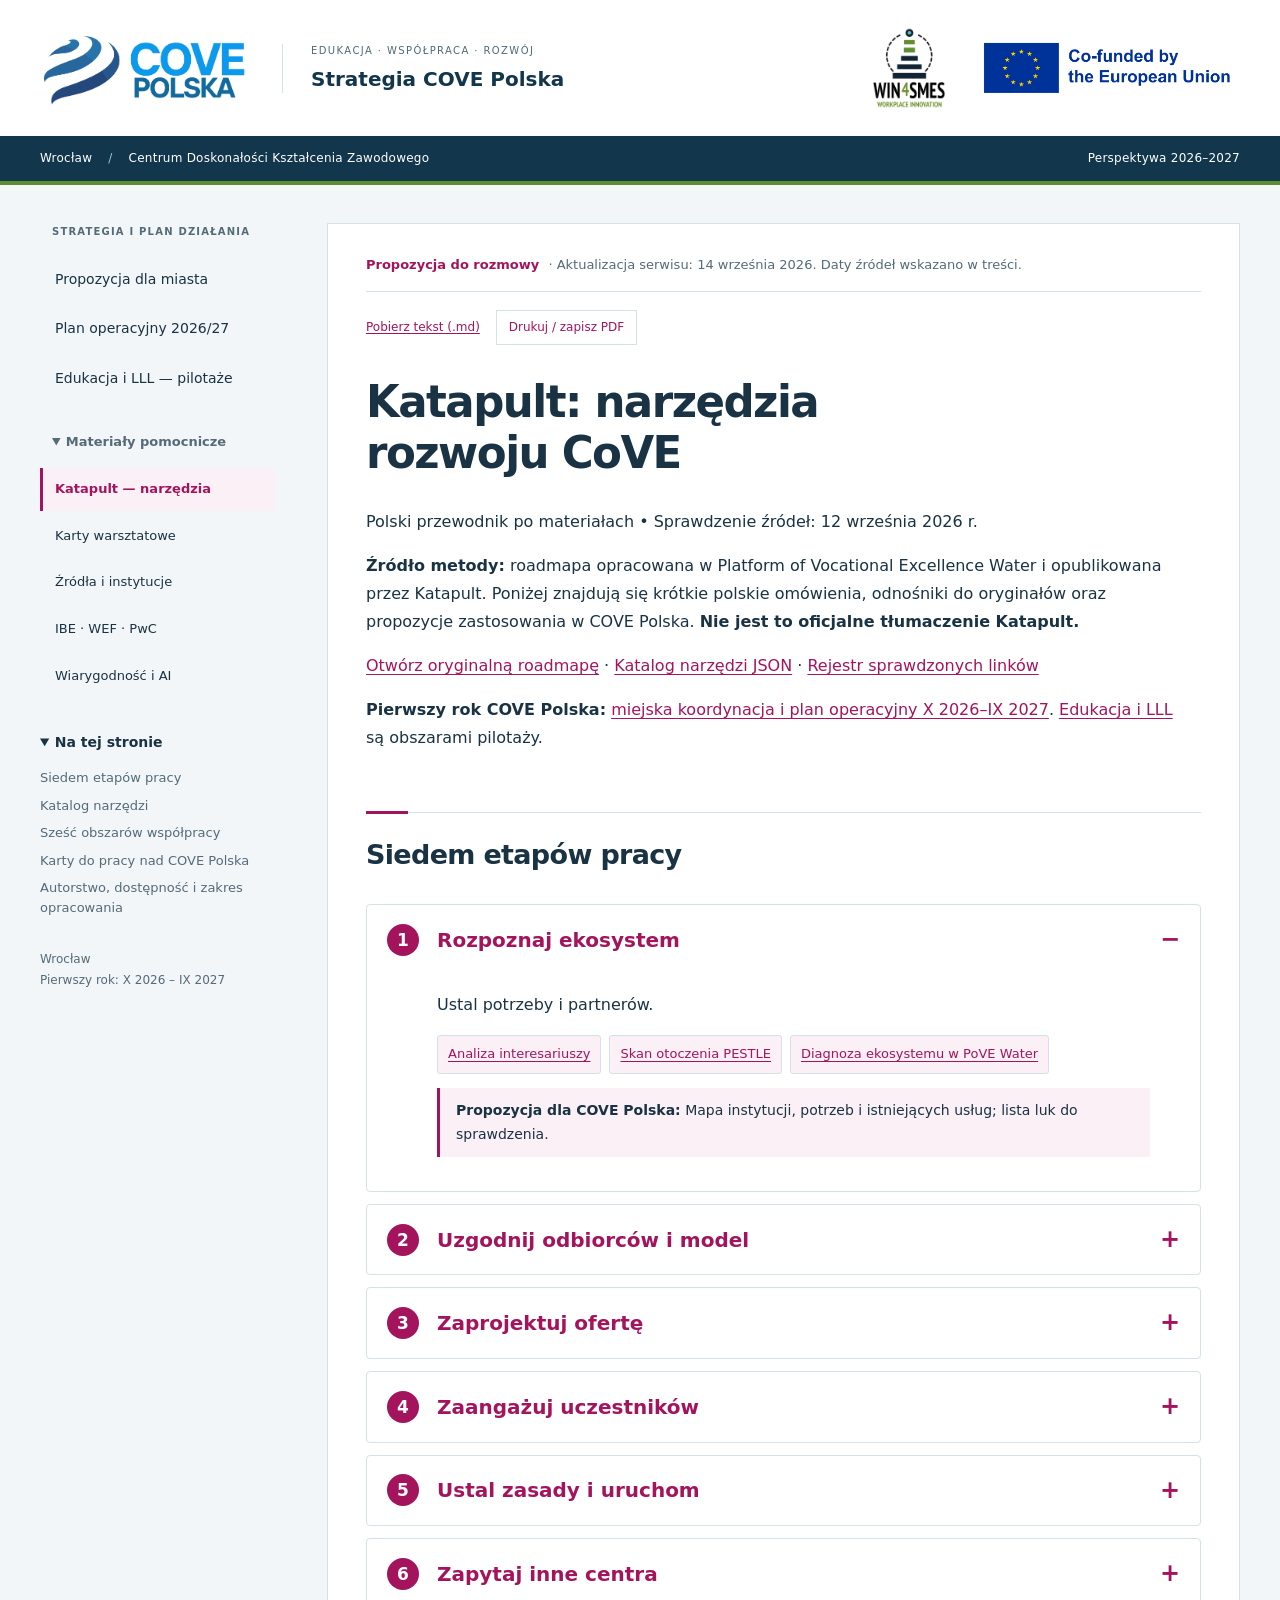
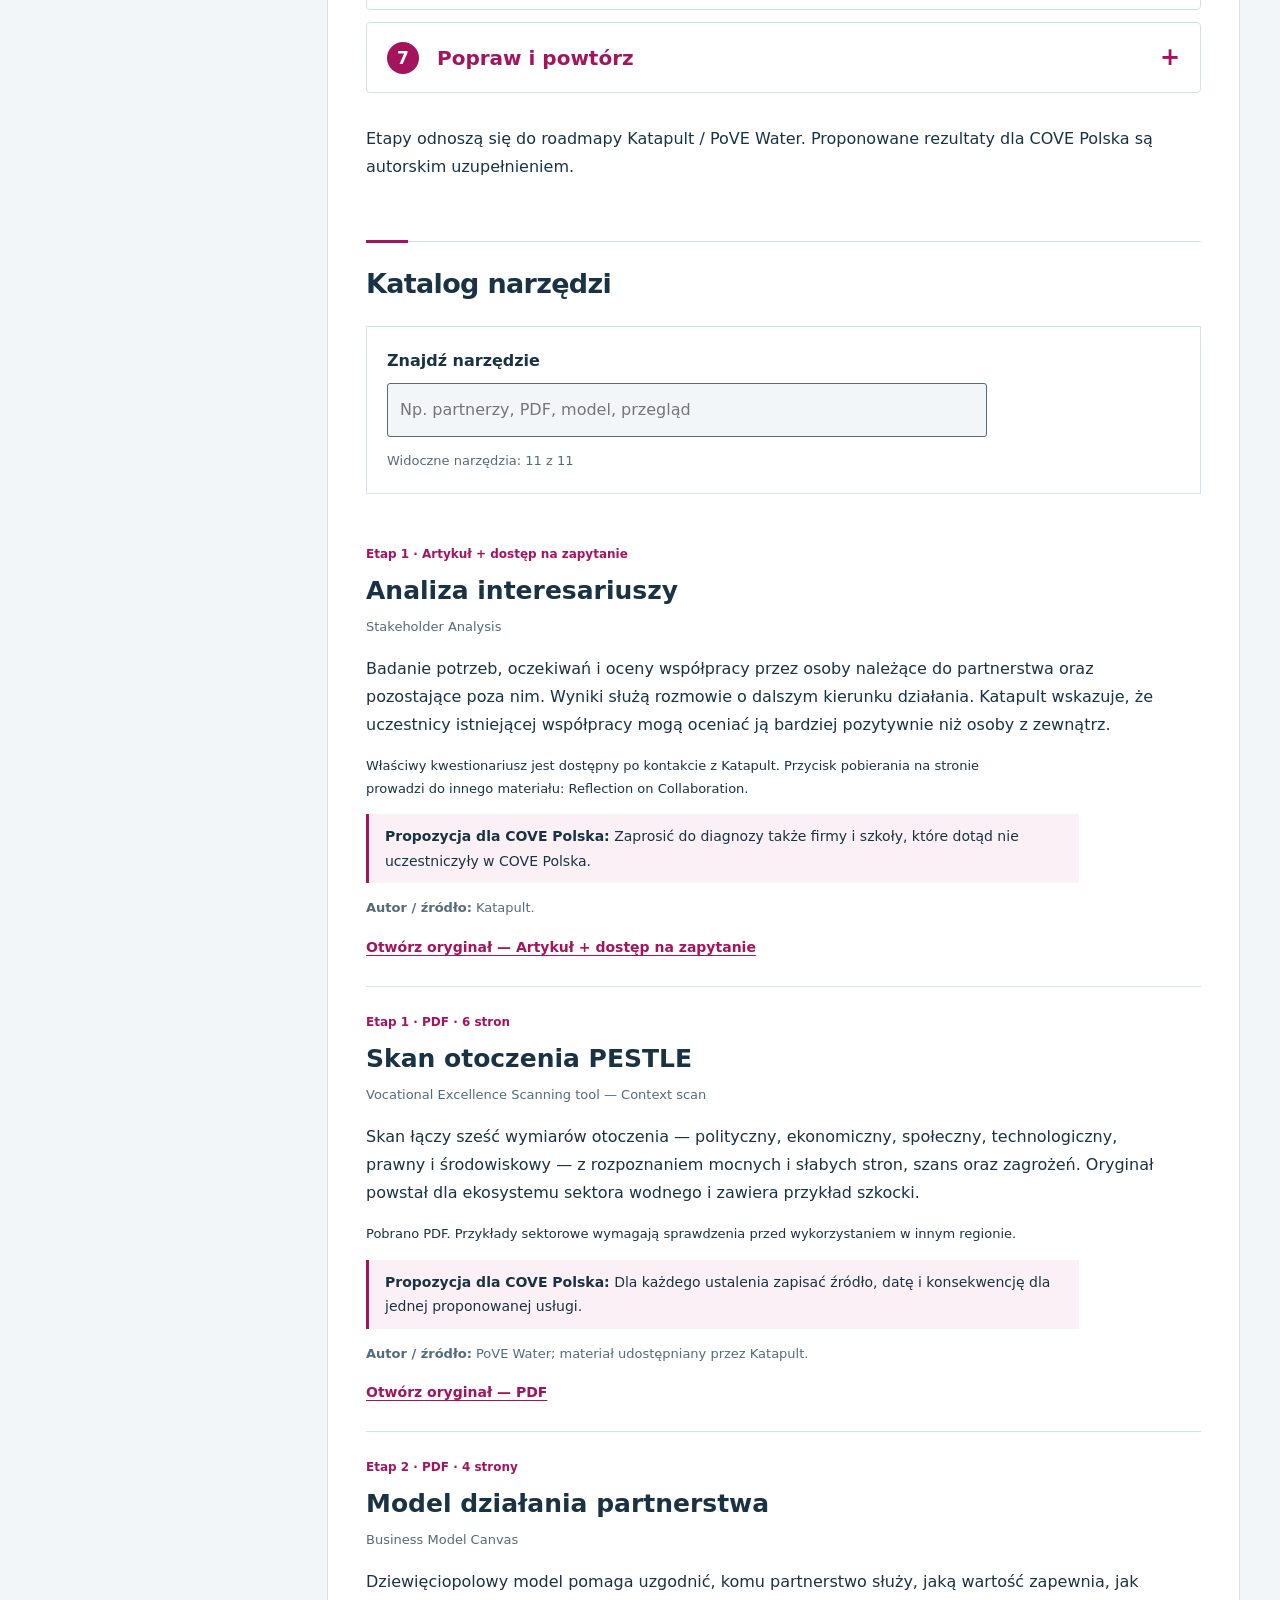
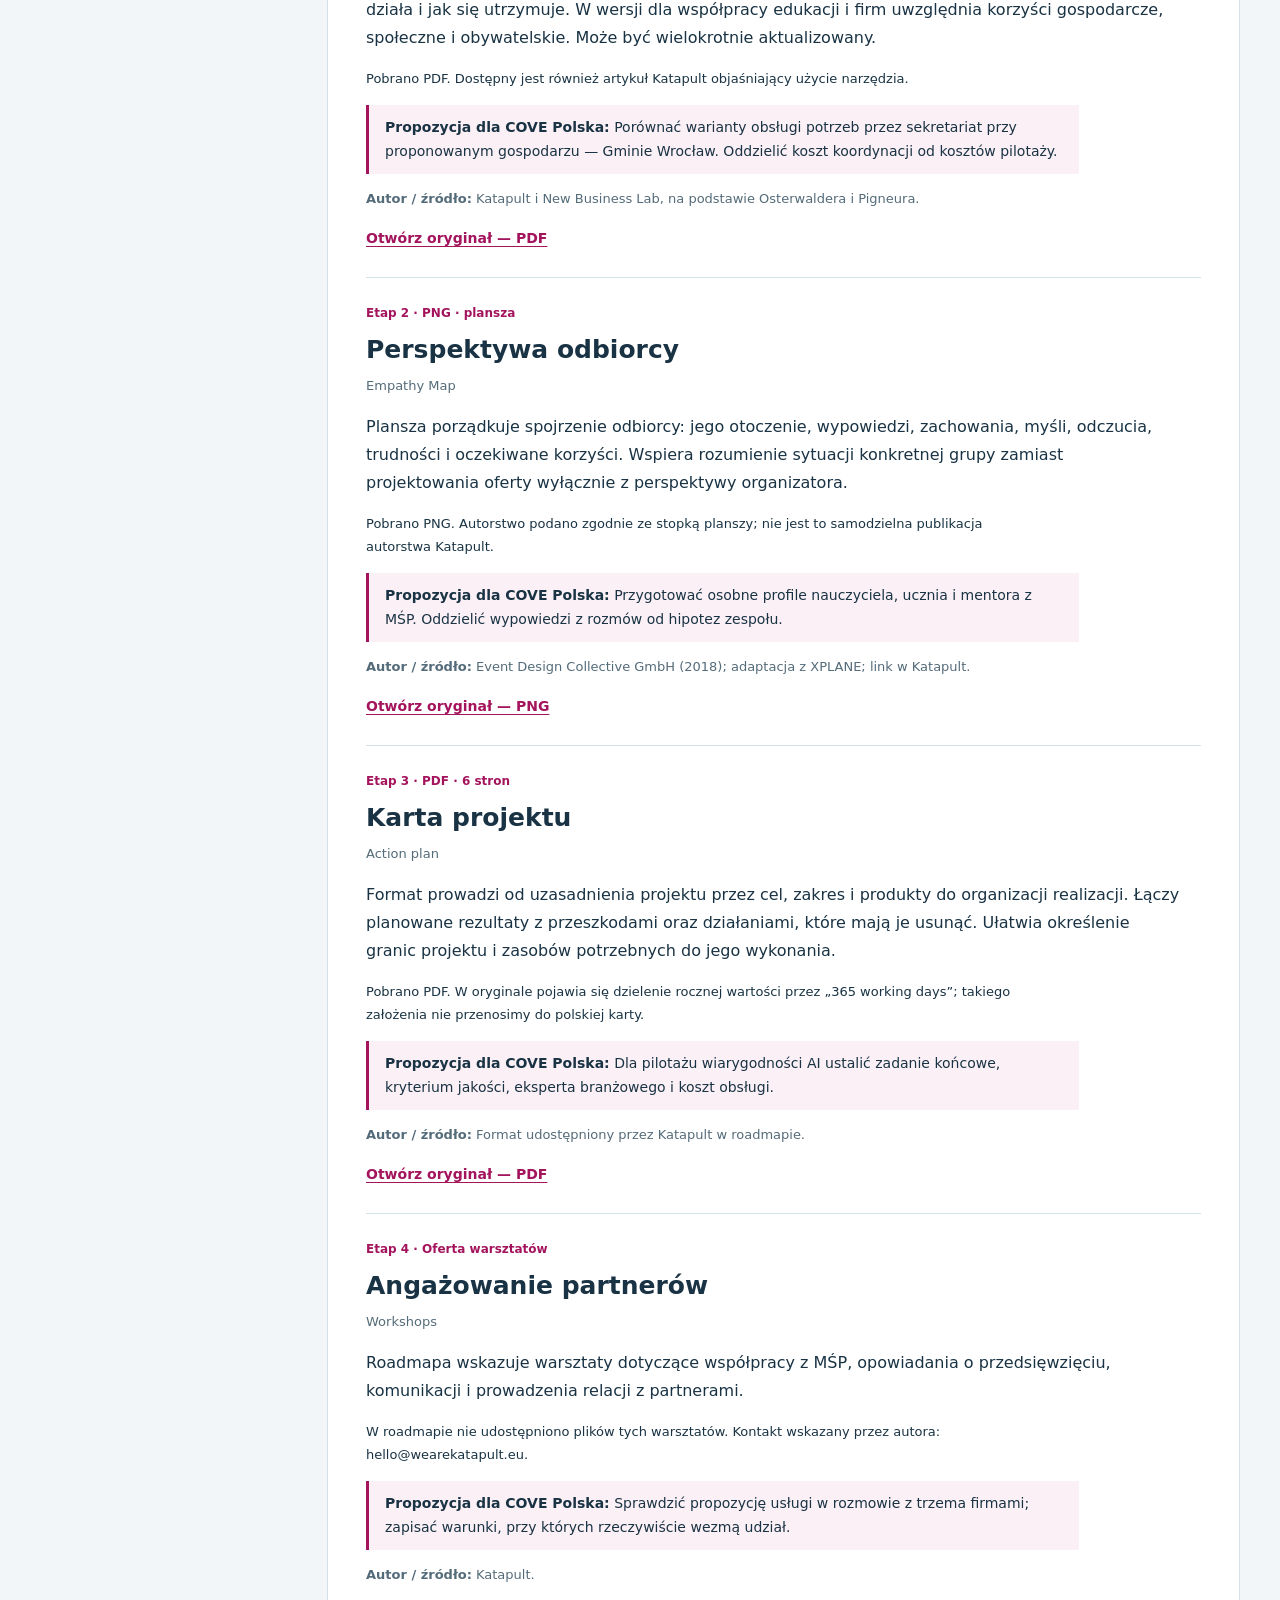
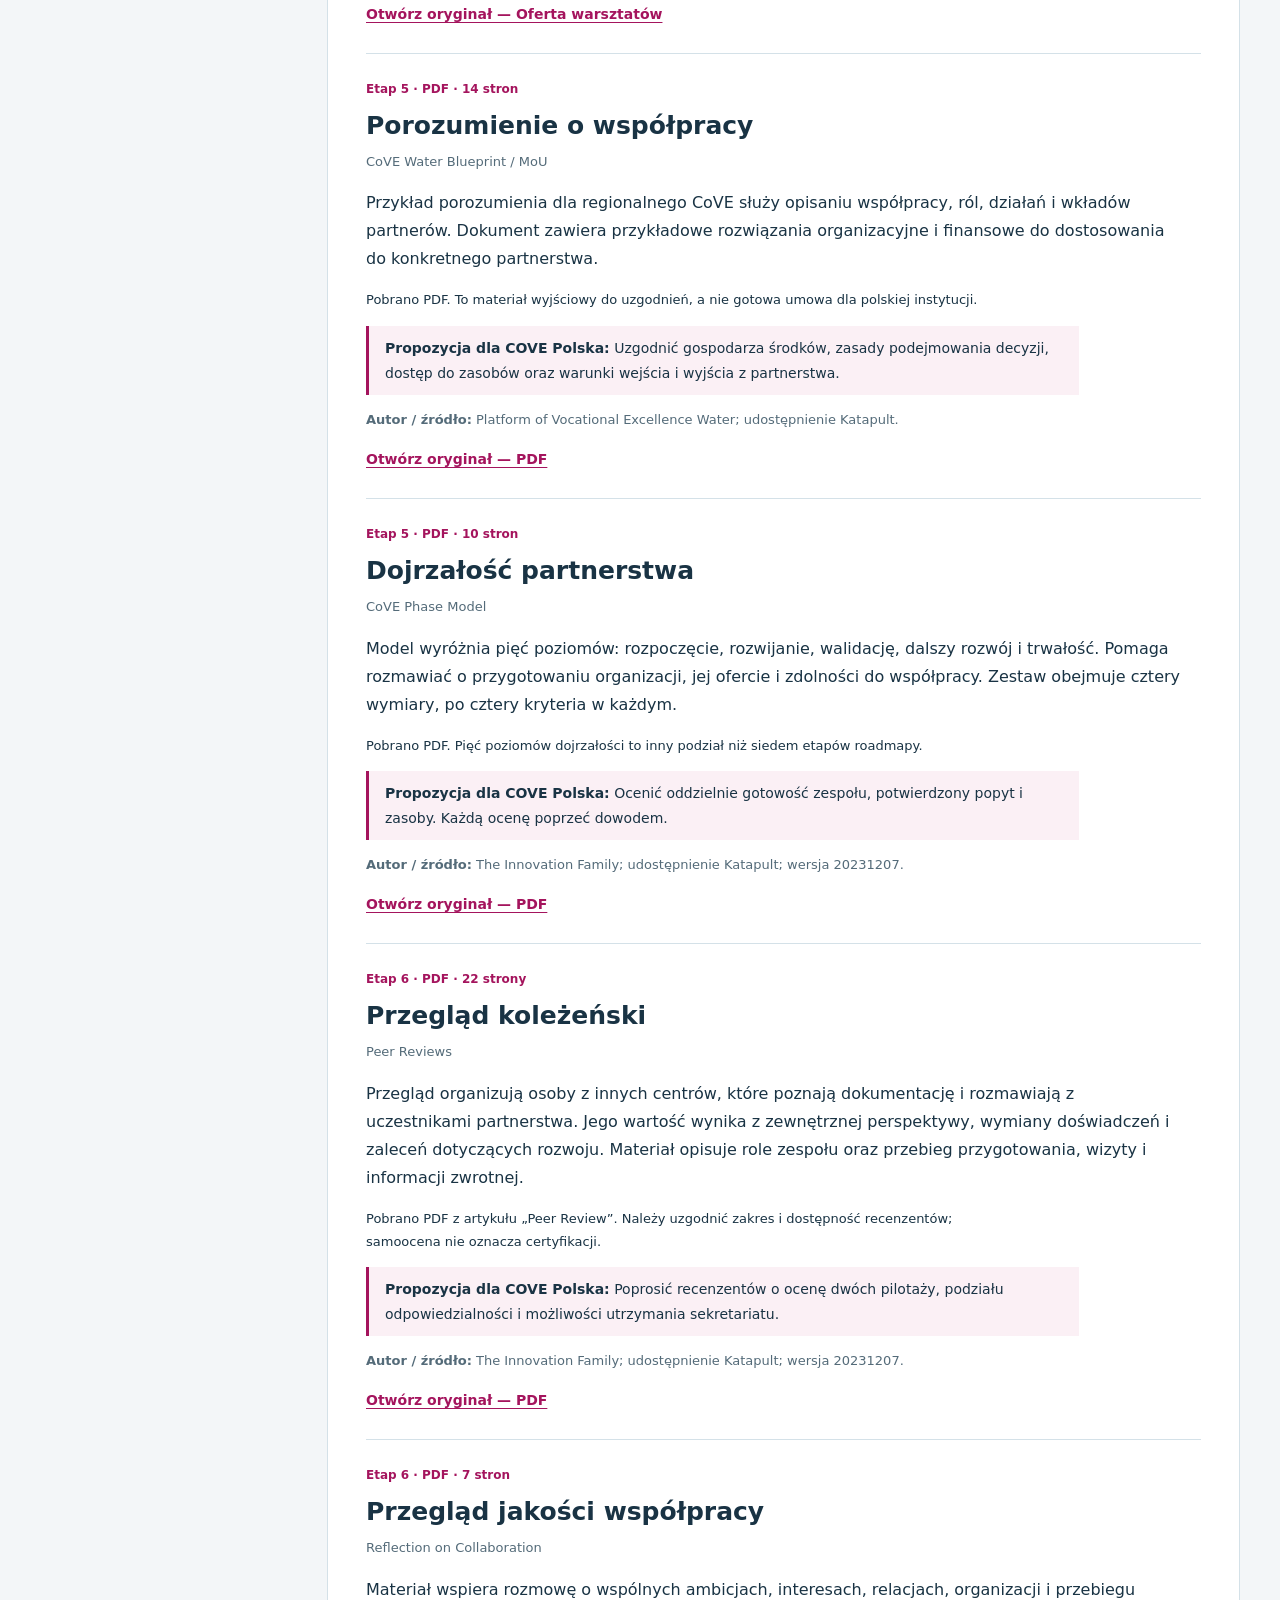
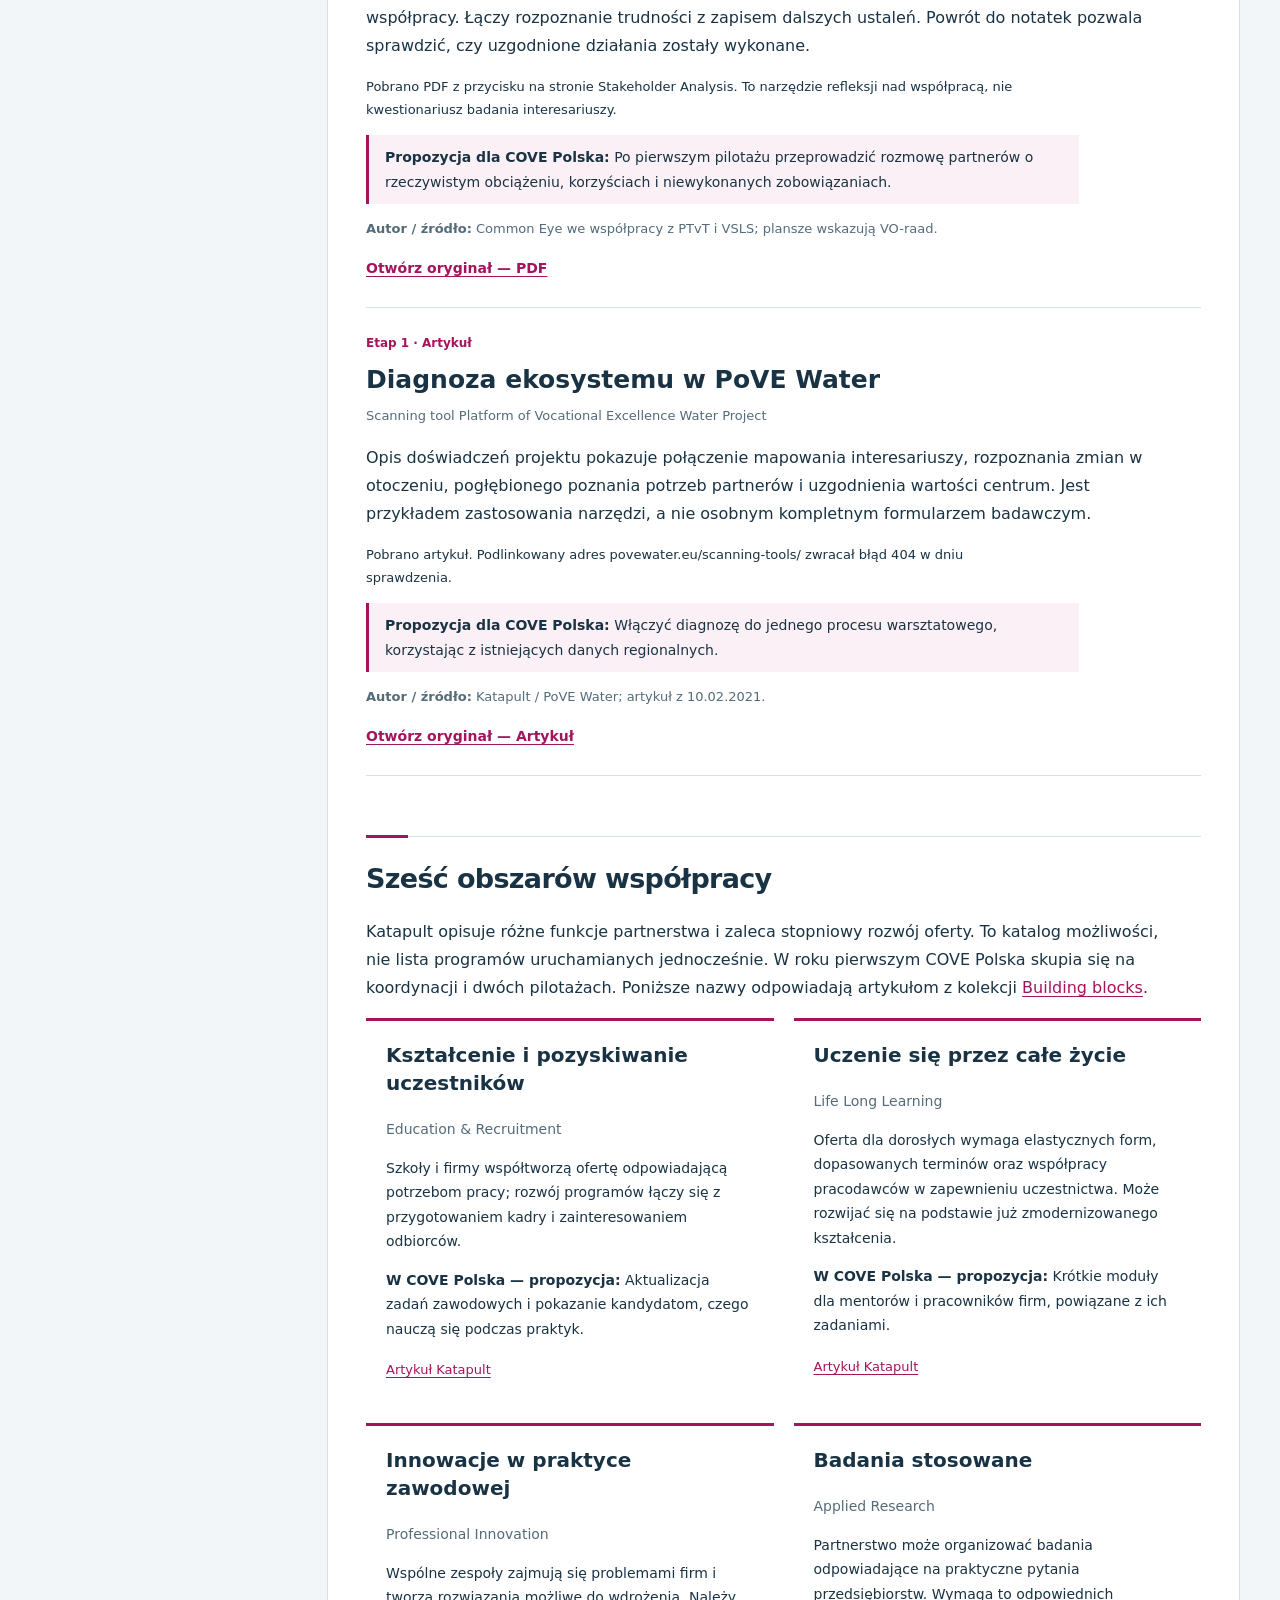
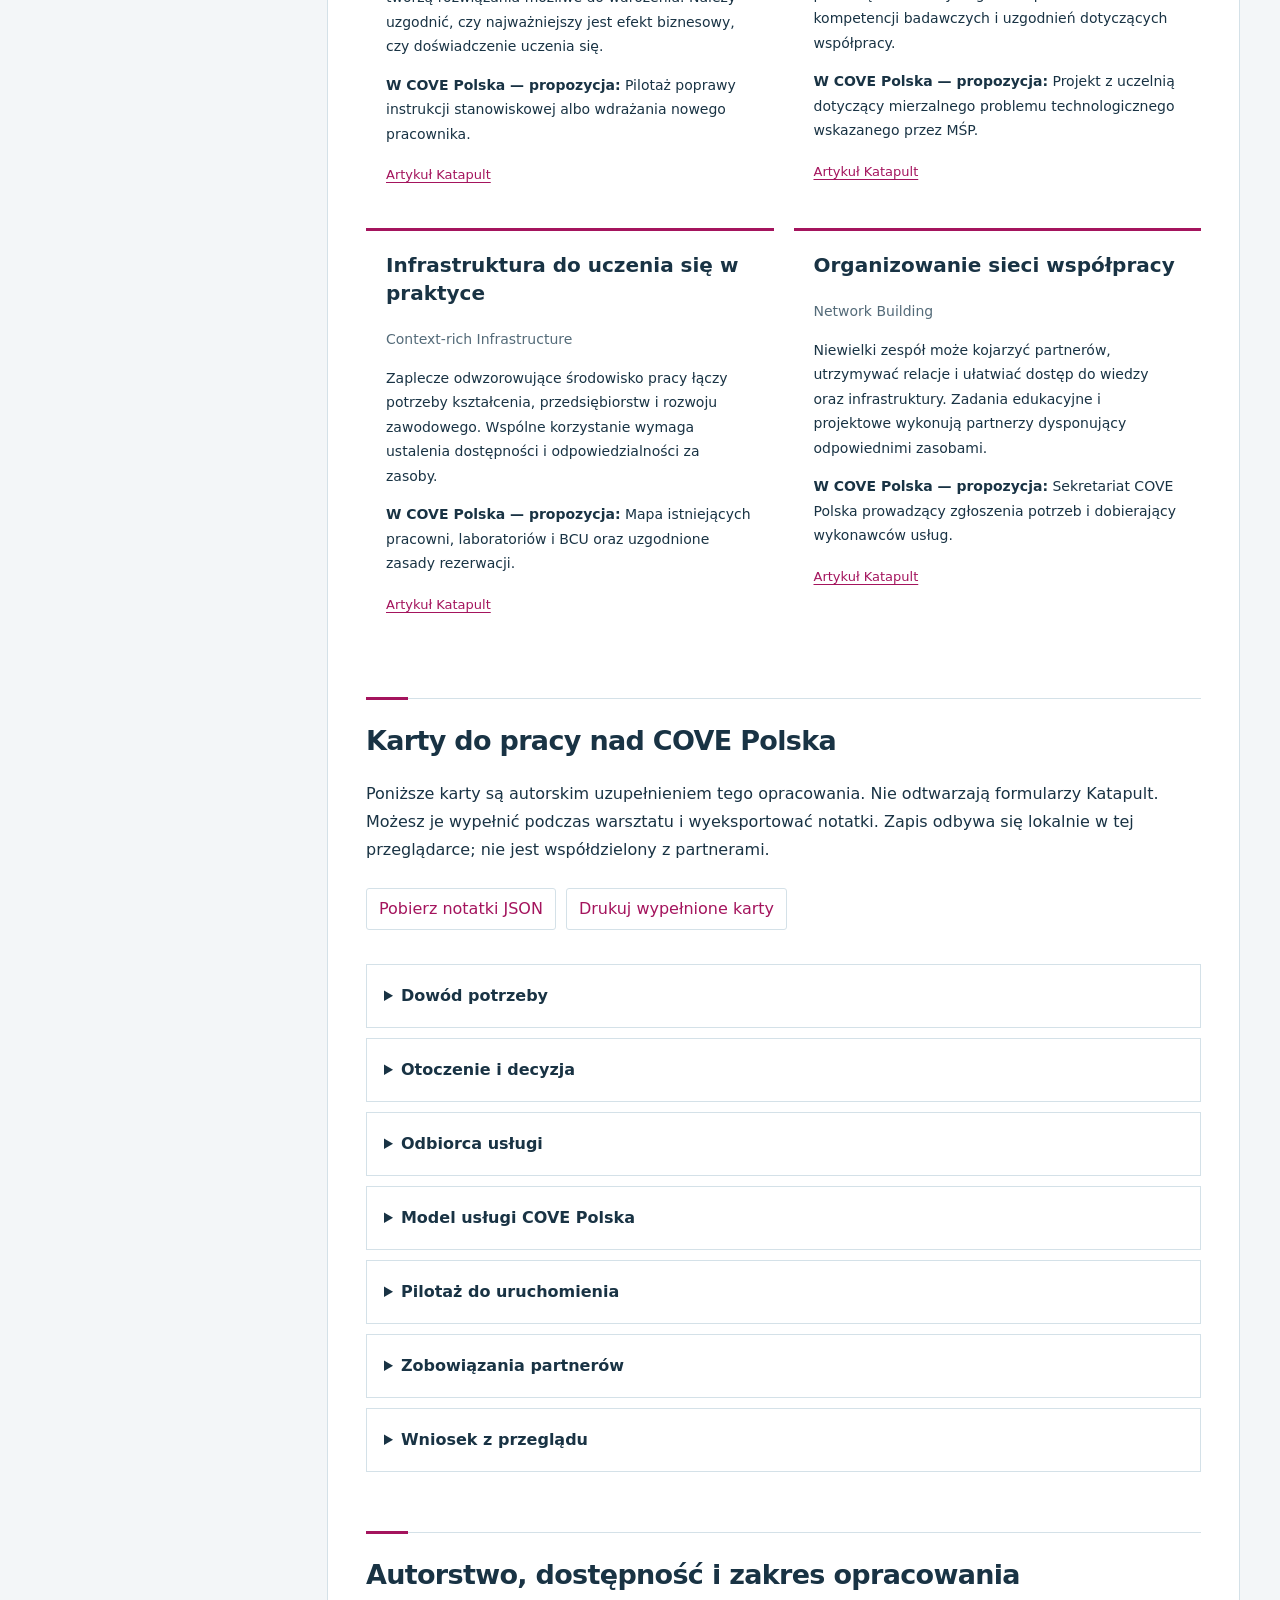
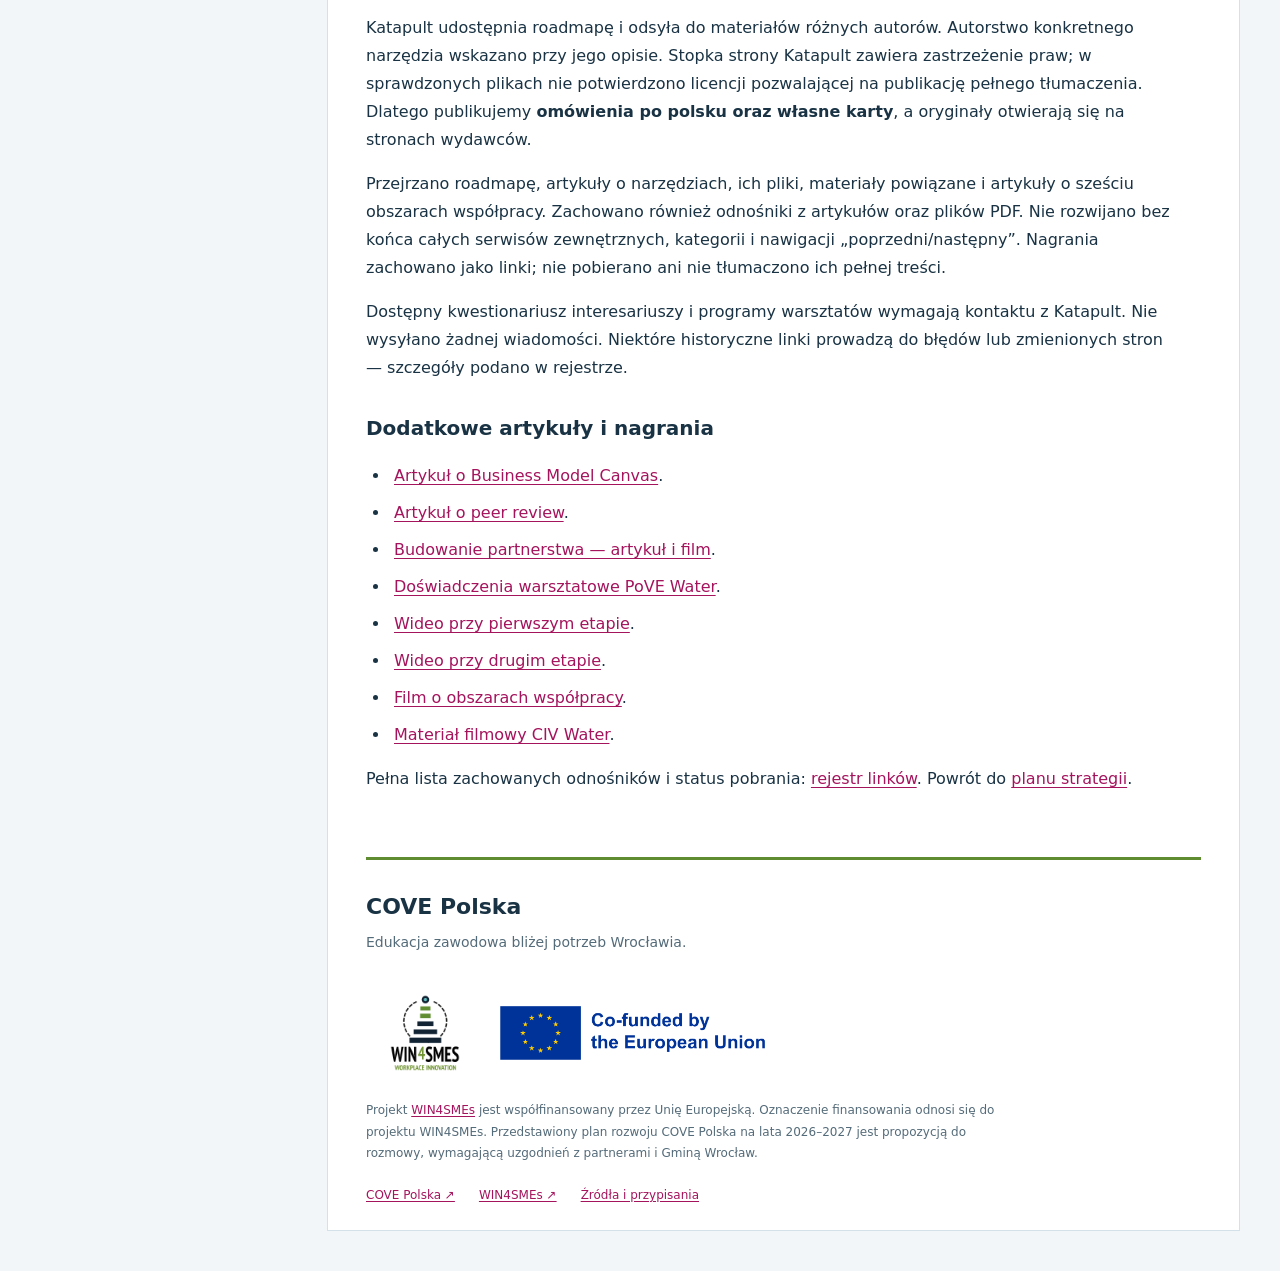
<file: katapult.html>
<!doctype html><html lang="pl"><head><meta charset="utf-8"><meta name="viewport" content="width=device-width,initial-scale=1"><meta name="description" content="Plan rozwoju COVE Polska we Wrocławiu: współpraca edukacji, nauki i firm, pilotaże VET oraz wiarygodne korzystanie z AI."><title>Katapult — narzędzia — COVE Polska</title><meta name="theme-color" content="#12364b"><link rel="stylesheet" href="style.css"></head><body class="katapult"><a class="skip" href="#tresc">Przejdź do treści</a><header class="project-header"><a class="brand" href="index.html" aria-label="COVE Polska — strona główna"><img src="assets/branding/cove-polska.png" alt="COVE Polska" width="210" height="84"></a><div class="header-title"><span>EDUKACJA · WSPÓŁPRACA · ROZWÓJ</span><strong>Strategia COVE Polska</strong></div><div class="project-marks"><a href="https://win4smes.eu/" aria-label="Projekt WIN4SMEs"><img class="win-logo" src="assets/branding/win4smes-2025.png" alt="WIN4SMEs — Workplace Innovation" width="82" height="82"></a><img class="eu-logo" src="assets/branding/eu-cofunded.png" alt="Projekt WIN4SMEs współfinansowany przez Unię Europejską" width="260" height="58"></div></header><div class="project-ribbon"><div><span>Wrocław <span aria-hidden="true">/</span> Centrum Doskonałości Kształcenia Zawodowego</span><span>Perspektywa 2026–2027</span></div></div><div class="layout"><aside><p class="nav-label">STRATEGIA I PLAN DZIAŁANIA</p><nav aria-label="Dokumenty"><a href="plan.html">Propozycja dla miasta</a><a href="operacyjny.html">Plan operacyjny 2026/27</a><a href="edukacja-lll.html">Edukacja i LLL — pilotaże</a><details class="resource-nav" open><summary>Materiały pomocnicze</summary><a href="katapult.html" aria-current="page">Katapult — narzędzia</a><a href="warsztat.html">Karty warsztatowe</a><a href="zrodla.html">Źródła i instytucje</a><a href="analiza.html">IBE · WEF · PwC</a><a href="kompetencje.html">Wiarygodność i AI</a></details></nav><details open><summary>Na tej stronie</summary><div class="toc">
<ul>
<li><a href="#katapult-narzedzia-rozwoju-cove">Katapult: narzędzia rozwoju CoVE</a><ul>
<li><a href="#siedem-etapow-pracy">Siedem etapów pracy</a></li>
<li><a href="#katalog-narzedzi">Katalog narzędzi</a></li>
<li><a href="#szesc-obszarow-wspopracy">Sześć obszarów współpracy</a></li>
<li><a href="#karty-do-pracy-nad-cove-polska">Karty do pracy nad COVE Polska</a></li>
<li><a href="#autorstwo-dostepnosc-i-zakres-opracowania">Autorstwo, dostępność i zakres opracowania</a><ul>
<li><a href="#dodatkowe-artykuy-i-nagrania">Dodatkowe artykuły i nagrania</a></li>
</ul>
</li>
</ul>
</li>
</ul>
</div>
</details><p class="aside-note">Wrocław<br>Pierwszy rok: X 2026 – IX 2027</p></aside><main id="tresc"><div class="notice"><strong>Propozycja do rozmowy</strong> · Aktualizacja serwisu: 14 września 2026. Daty źródeł wskazano w treści.</div><div class="actions"><a download href="materialy/Katapult_omowienia_i_karty_PL.md">Pobierz tekst (.md)</a><button type="button" onclick="window.print()">Drukuj / zapisz PDF</button></div><article><h1 id="katapult-narzedzia-rozwoju-cove">Katapult: narzędzia rozwoju CoVE</h1>
<p>Polski przewodnik po materiałach • Sprawdzenie źródeł: 12 września 2026 r.</p>
<p><strong>Źródło metody:</strong> roadmapa opracowana w Platform of Vocational Excellence Water i opublikowana przez Katapult. Poniżej znajdują się krótkie polskie omówienia, odnośniki do oryginałów oraz propozycje zastosowania w COVE Polska. <strong>Nie jest to oficjalne tłumaczenie Katapult.</strong></p>
<p><a href="https://wearekatapult.eu/tools/roadmap-to-a-centre-of-vocational-excellence/">Otwórz oryginalną roadmapę</a> · <a href="katapult-katalog.json">Katalog narzędzi JSON</a> · <a href="katapult-linki.html">Rejestr sprawdzonych linków</a></p>
<p><strong>Pierwszy rok COVE Polska:</strong> <a href="operacyjny.html">miejska koordynacja i plan operacyjny X 2026–IX 2027</a>. <a href="edukacja-lll.html">Edukacja i LLL</a> są obszarami pilotaży.</p>
<h2 id="siedem-etapow-pracy">Siedem etapów pracy</h2>
<div class="roadmap">
<details class="road-step" open><summary><span class="step-no">1</span><span>Rozpoznaj ekosystem</span></summary><div class="step-body"><p>Ustal potrzeby i partnerów.</p><div class="tool-links"><a href="#tool-interesariusze">Analiza interesariuszy</a> <a href="#tool-pestle">Skan otoczenia PESTLE</a> <a href="#tool-skan">Diagnoza ekosystemu w PoVE Water</a></div><p class="application"><strong>Propozycja dla COVE Polska:</strong> Mapa instytucji, potrzeb i istniejących usług; lista luk do sprawdzenia.</p></div></details>
<details class="road-step" ><summary><span class="step-no">2</span><span>Uzgodnij odbiorców i model</span></summary><div class="step-body"><p>Opisz odbiorców oraz sposób tworzenia wartości.</p><div class="tool-links"><a href="#tool-bmc">Model działania partnerstwa</a> <a href="#tool-empatia">Perspektywa odbiorcy</a></div><p class="application"><strong>Propozycja dla COVE Polska:</strong> Porównanie wariantów usług i Canvas 1.0 w styczniu 2027, w ramach miejskiej koordynacji.</p></div></details>
<details class="road-step" ><summary><span class="step-no">3</span><span>Zaprojektuj ofertę</span></summary><div class="step-body"><p>Przełóż potrzeby na działania i zasoby.</p><div class="tool-links"><a href="#tool-bmc">Model działania partnerstwa</a> <a href="#tool-projekt">Karta projektu</a> <a href="#obszary">Sześć obszarów współpracy</a></div><p class="application"><strong>Propozycja dla COVE Polska:</strong> Dwie karty pilotażu z liderami, odbiorcami i nakładem pracy.</p></div></details>
<details class="road-step" ><summary><span class="step-no">4</span><span>Zaangażuj uczestników</span></summary><div class="step-body"><p>Dopasuj komunikację do grup odbiorców.</p><div class="tool-links"><a href="#tool-warsztaty">Angażowanie partnerów</a></div><p class="application"><strong>Propozycja dla COVE Polska:</strong> Potwierdzone warunki uczestnictwa szkół i firm; lista barier.</p></div></details>
<details class="road-step" ><summary><span class="step-no">5</span><span>Ustal zasady i uruchom</span></summary><div class="step-body"><p>Uzgodnij współpracę, realizację i finansowanie.</p><div class="tool-links"><a href="#tool-porozumienie">Porozumienie o współpracy</a> <a href="#tool-projekt">Karta projektu</a> <a href="#tool-dojrzalosc">Dojrzałość partnerstwa</a></div><p class="application"><strong>Propozycja dla COVE Polska:</strong> Potwierdzenie ról i zasobów przed rozpoczęciem pilotaży w marcu 2027; Gmina Wrocław jako proponowany gospodarz.</p></div></details>
<details class="road-step" ><summary><span class="step-no">6</span><span>Zapytaj inne centra</span></summary><div class="step-body"><p>Uzyskaj zewnętrzną informację zwrotną.</p><div class="tool-links"><a href="#tool-peer">Przegląd koleżeński</a> <a href="#tool-refleksja">Przegląd jakości współpracy</a></div><p class="application"><strong>Propozycja dla COVE Polska:</strong> Notatka z przeglądu, priorytety zmian i odpowiedzialność za ich wykonanie.</p></div></details>
<details class="road-step" ><summary><span class="step-no">7</span><span>Popraw i powtórz</span></summary><div class="step-body"><p>Zaktualizuj model na podstawie doświadczeń.</p><div class="tool-links"><a href="#tool-bmc">Model działania partnerstwa</a></div><p class="application"><strong>Propozycja dla COVE Polska:</strong> Canvas 2.0 i plan drugiego roku do września 2027, na podstawie wyników pilotaży.</p></div></details>
</div>

<p>Etapy odnoszą się do roadmapy Katapult / PoVE Water. Proponowane rezultaty dla COVE Polska są autorskim uzupełnieniem.</p>
<h2 id="katalog-narzedzi">Katalog narzędzi</h2>
<div class="tool-controls"><label for="tool-search">Znajdź narzędzie</label><input id="tool-search" type="search" placeholder="Np. partnerzy, PDF, model, przegląd"><p id="tool-count" role="status" aria-live="polite"></p></div>
<section class="kat-tool" id="tool-interesariusze" data-search="interesariusze analiza interesariuszy stakeholder analysis artykuł + dostęp na zapytanie https://wearekatapult.eu/tools/stakeholderanalysis katapult 1 badanie potrzeb, oczekiwań i oceny współpracy przez osoby należące do partnerstwa oraz pozostające poza nim. wyniki służą rozmowie o dalszym kierunku działania. katapult wskazuje, że uczestnicy istniejącej współpracy mogą oceniać ją bardziej pozytywnie niż osoby z zewnątrz. właściwy kwestionariusz jest dostępny po kontakcie z katapult. przycisk pobierania na stronie prowadzi do innego materiału: reflection on collaboration. zaprosić do diagnozy także firmy i szkoły, które dotąd nie uczestniczyły w cove polska."><div class="tool-meta">Etap 1 · Artykuł + dostęp na zapytanie</div><h3>Analiza interesariuszy</h3><p class="original-title">Stakeholder Analysis</p><p>Badanie potrzeb, oczekiwań i oceny współpracy przez osoby należące do partnerstwa oraz pozostające poza nim. Wyniki służą rozmowie o dalszym kierunku działania. Katapult wskazuje, że uczestnicy istniejącej współpracy mogą oceniać ją bardziej pozytywnie niż osoby z zewnątrz.</p><p class="availability">Właściwy kwestionariusz jest dostępny po kontakcie z Katapult. Przycisk pobierania na stronie prowadzi do innego materiału: Reflection on Collaboration.</p><p class="application"><strong>Propozycja dla COVE Polska:</strong> Zaprosić do diagnozy także firmy i szkoły, które dotąd nie uczestniczyły w COVE Polska.</p><p class="credit"><strong>Autor / źródło:</strong> Katapult.</p><a class="source-button" href="https://wearekatapult.eu/tools/stakeholderanalysis">Otwórz oryginał — Artykuł + dostęp na zapytanie</a></section>
<section class="kat-tool" id="tool-pestle" data-search="pestle skan otoczenia pestle vocational excellence scanning tool — context scan pdf · 6 stron https://www.wearekatapult.eu/files/tools%20voor%20cove/tool-pestle-scan.pdf pove water; materiał udostępniany przez katapult 1 skan łączy sześć wymiarów otoczenia — polityczny, ekonomiczny, społeczny, technologiczny, prawny i środowiskowy — z rozpoznaniem mocnych i słabych stron, szans oraz zagrożeń. oryginał powstał dla ekosystemu sektora wodnego i zawiera przykład szkocki. pobrano pdf. przykłady sektorowe wymagają sprawdzenia przed wykorzystaniem w innym regionie. dla każdego ustalenia zapisać źródło, datę i konsekwencję dla jednej proponowanej usługi."><div class="tool-meta">Etap 1 · PDF · 6 stron</div><h3>Skan otoczenia PESTLE</h3><p class="original-title">Vocational Excellence Scanning tool — Context scan</p><p>Skan łączy sześć wymiarów otoczenia — polityczny, ekonomiczny, społeczny, technologiczny, prawny i środowiskowy — z rozpoznaniem mocnych i słabych stron, szans oraz zagrożeń. Oryginał powstał dla ekosystemu sektora wodnego i zawiera przykład szkocki.</p><p class="availability">Pobrano PDF. Przykłady sektorowe wymagają sprawdzenia przed wykorzystaniem w innym regionie.</p><p class="application"><strong>Propozycja dla COVE Polska:</strong> Dla każdego ustalenia zapisać źródło, datę i konsekwencję dla jednej proponowanej usługi.</p><p class="credit"><strong>Autor / źródło:</strong> PoVE Water; materiał udostępniany przez Katapult.</p><a class="source-button" href="https://www.wearekatapult.eu/files/Tools%20voor%20CoVE/Tool-PESTLE-scan.pdf">Otwórz oryginał — PDF</a></section>
<section class="kat-tool" id="tool-bmc" data-search="bmc model działania partnerstwa business model canvas pdf · 4 strony https://www.wearekatapult.eu/files/downloads/bmc%20english.pdf katapult i new business lab, na podstawie osterwaldera i pigneura 2 dziewięciopolowy model pomaga uzgodnić, komu partnerstwo służy, jaką wartość zapewnia, jak działa i jak się utrzymuje. w wersji dla współpracy edukacji i firm uwzględnia korzyści gospodarcze, społeczne i obywatelskie. może być wielokrotnie aktualizowany. pobrano pdf. dostępny jest również artykuł katapult objaśniający użycie narzędzia. porównać warianty obsługi potrzeb przez sekretariat przy proponowanym gospodarzu — gminie wrocław. oddzielić koszt koordynacji od kosztów pilotaży."><div class="tool-meta">Etap 2 · PDF · 4 strony</div><h3>Model działania partnerstwa</h3><p class="original-title">Business Model Canvas</p><p>Dziewięciopolowy model pomaga uzgodnić, komu partnerstwo służy, jaką wartość zapewnia, jak działa i jak się utrzymuje. W wersji dla współpracy edukacji i firm uwzględnia korzyści gospodarcze, społeczne i obywatelskie. Może być wielokrotnie aktualizowany.</p><p class="availability">Pobrano PDF. Dostępny jest również artykuł Katapult objaśniający użycie narzędzia.</p><p class="application"><strong>Propozycja dla COVE Polska:</strong> Porównać warianty obsługi potrzeb przez sekretariat przy proponowanym gospodarzu — Gminie Wrocław. Oddzielić koszt koordynacji od kosztów pilotaży.</p><p class="credit"><strong>Autor / źródło:</strong> Katapult i New Business Lab, na podstawie Osterwaldera i Pigneura.</p><a class="source-button" href="https://www.wearekatapult.eu/files/downloads/BMC%20English.pdf">Otwórz oryginał — PDF</a></section>
<section class="kat-tool" id="tool-empatia" data-search="empatia perspektywa odbiorcy empathy map png · plansza https://www.wearekatapult.eu/files/tools%20voor%20cove/empathy-map.png event design collective gmbh (2018); adaptacja z xplane; link w katapult 2 plansza porządkuje spojrzenie odbiorcy: jego otoczenie, wypowiedzi, zachowania, myśli, odczucia, trudności i oczekiwane korzyści. wspiera rozumienie sytuacji konkretnej grupy zamiast projektowania oferty wyłącznie z perspektywy organizatora. pobrano png. autorstwo podano zgodnie ze stopką planszy; nie jest to samodzielna publikacja autorstwa katapult. przygotować osobne profile nauczyciela, ucznia i mentora z mśp. oddzielić wypowiedzi z rozmów od hipotez zespołu."><div class="tool-meta">Etap 2 · PNG · plansza</div><h3>Perspektywa odbiorcy</h3><p class="original-title">Empathy Map</p><p>Plansza porządkuje spojrzenie odbiorcy: jego otoczenie, wypowiedzi, zachowania, myśli, odczucia, trudności i oczekiwane korzyści. Wspiera rozumienie sytuacji konkretnej grupy zamiast projektowania oferty wyłącznie z perspektywy organizatora.</p><p class="availability">Pobrano PNG. Autorstwo podano zgodnie ze stopką planszy; nie jest to samodzielna publikacja autorstwa Katapult.</p><p class="application"><strong>Propozycja dla COVE Polska:</strong> Przygotować osobne profile nauczyciela, ucznia i mentora z MŚP. Oddzielić wypowiedzi z rozmów od hipotez zespołu.</p><p class="credit"><strong>Autor / źródło:</strong> Event Design Collective GmbH (2018); adaptacja z XPLANE; link w Katapult.</p><a class="source-button" href="https://www.wearekatapult.eu/files/Tools%20voor%20CoVE/Empathy-map.png">Otwórz oryginał — PNG</a></section>
<section class="kat-tool" id="tool-projekt" data-search="projekt karta projektu action plan pdf · 6 stron https://www.wearekatapult.eu/files/tools%20voor%20cove/action-plan-format-projects.pdf format udostępniony przez katapult w roadmapie 3 format prowadzi od uzasadnienia projektu przez cel, zakres i produkty do organizacji realizacji. łączy planowane rezultaty z przeszkodami oraz działaniami, które mają je usunąć. ułatwia określenie granic projektu i zasobów potrzebnych do jego wykonania. pobrano pdf. w oryginale pojawia się dzielenie rocznej wartości przez „365 working days”; takiego założenia nie przenosimy do polskiej karty. dla pilotażu wiarygodności ai ustalić zadanie końcowe, kryterium jakości, eksperta branżowego i koszt obsługi."><div class="tool-meta">Etap 3 · PDF · 6 stron</div><h3>Karta projektu</h3><p class="original-title">Action plan</p><p>Format prowadzi od uzasadnienia projektu przez cel, zakres i produkty do organizacji realizacji. Łączy planowane rezultaty z przeszkodami oraz działaniami, które mają je usunąć. Ułatwia określenie granic projektu i zasobów potrzebnych do jego wykonania.</p><p class="availability">Pobrano PDF. W oryginale pojawia się dzielenie rocznej wartości przez „365 working days”; takiego założenia nie przenosimy do polskiej karty.</p><p class="application"><strong>Propozycja dla COVE Polska:</strong> Dla pilotażu wiarygodności AI ustalić zadanie końcowe, kryterium jakości, eksperta branżowego i koszt obsługi.</p><p class="credit"><strong>Autor / źródło:</strong> Format udostępniony przez Katapult w roadmapie.</p><a class="source-button" href="https://www.wearekatapult.eu/files/Tools%20voor%20CoVE/Action-plan-format-projects.pdf">Otwórz oryginał — PDF</a></section>
<section class="kat-tool" id="tool-warsztaty" data-search="warsztaty angażowanie partnerów workshops oferta warsztatów https://wearekatapult.eu/tools/roadmap-to-a-centre-of-vocational-excellence/ katapult 4 roadmapa wskazuje warsztaty dotyczące współpracy z mśp, opowiadania o przedsięwzięciu, komunikacji i prowadzenia relacji z partnerami. w roadmapie nie udostępniono plików tych warsztatów. kontakt wskazany przez autora: hello@wearekatapult.eu. sprawdzić propozycję usługi w rozmowie z trzema firmami; zapisać warunki, przy których rzeczywiście wezmą udział."><div class="tool-meta">Etap 4 · Oferta warsztatów</div><h3>Angażowanie partnerów</h3><p class="original-title">Workshops</p><p>Roadmapa wskazuje warsztaty dotyczące współpracy z MŚP, opowiadania o przedsięwzięciu, komunikacji i prowadzenia relacji z partnerami.</p><p class="availability">W roadmapie nie udostępniono plików tych warsztatów. Kontakt wskazany przez autora: hello@wearekatapult.eu.</p><p class="application"><strong>Propozycja dla COVE Polska:</strong> Sprawdzić propozycję usługi w rozmowie z trzema firmami; zapisać warunki, przy których rzeczywiście wezmą udział.</p><p class="credit"><strong>Autor / źródło:</strong> Katapult.</p><a class="source-button" href="https://wearekatapult.eu/tools/roadmap-to-a-centre-of-vocational-excellence/">Otwórz oryginał — Oferta warsztatów</a></section>
<section class="kat-tool" id="tool-porozumienie" data-search="porozumienie porozumienie o współpracy cove water blueprint / mou pdf · 14 stron https://www.wearekatapult.eu/files/tools%20voor%20cove/blueprint-cooperation-agreement-cove.pdf platform of vocational excellence water; udostępnienie katapult 5 przykład porozumienia dla regionalnego cove służy opisaniu współpracy, ról, działań i wkładów partnerów. dokument zawiera przykładowe rozwiązania organizacyjne i finansowe do dostosowania do konkretnego partnerstwa. pobrano pdf. to materiał wyjściowy do uzgodnień, a nie gotowa umowa dla polskiej instytucji. uzgodnić gospodarza środków, zasady podejmowania decyzji, dostęp do zasobów oraz warunki wejścia i wyjścia z partnerstwa."><div class="tool-meta">Etap 5 · PDF · 14 stron</div><h3>Porozumienie o współpracy</h3><p class="original-title">CoVE Water Blueprint / MoU</p><p>Przykład porozumienia dla regionalnego CoVE służy opisaniu współpracy, ról, działań i wkładów partnerów. Dokument zawiera przykładowe rozwiązania organizacyjne i finansowe do dostosowania do konkretnego partnerstwa.</p><p class="availability">Pobrano PDF. To materiał wyjściowy do uzgodnień, a nie gotowa umowa dla polskiej instytucji.</p><p class="application"><strong>Propozycja dla COVE Polska:</strong> Uzgodnić gospodarza środków, zasady podejmowania decyzji, dostęp do zasobów oraz warunki wejścia i wyjścia z partnerstwa.</p><p class="credit"><strong>Autor / źródło:</strong> Platform of Vocational Excellence Water; udostępnienie Katapult.</p><a class="source-button" href="https://www.wearekatapult.eu/files/Tools%20voor%20CoVE/Blueprint-cooperation-agreement-CoVE.pdf">Otwórz oryginał — PDF</a></section>
<section class="kat-tool" id="tool-dojrzalosc" data-search="dojrzalosc dojrzałość partnerstwa cove phase model pdf · 10 stron https://www.wearekatapult.eu/files/tools%20voor%20cove/phase%20model.pdf the innovation family; udostępnienie katapult; wersja 20231207 5 model wyróżnia pięć poziomów: rozpoczęcie, rozwijanie, walidację, dalszy rozwój i trwałość. pomaga rozmawiać o przygotowaniu organizacji, jej ofercie i zdolności do współpracy. zestaw obejmuje cztery wymiary, po cztery kryteria w każdym. pobrano pdf. pięć poziomów dojrzałości to inny podział niż siedem etapów roadmapy. ocenić oddzielnie gotowość zespołu, potwierdzony popyt i zasoby. każdą ocenę poprzeć dowodem."><div class="tool-meta">Etap 5 · PDF · 10 stron</div><h3>Dojrzałość partnerstwa</h3><p class="original-title">CoVE Phase Model</p><p>Model wyróżnia pięć poziomów: rozpoczęcie, rozwijanie, walidację, dalszy rozwój i trwałość. Pomaga rozmawiać o przygotowaniu organizacji, jej ofercie i zdolności do współpracy. Zestaw obejmuje cztery wymiary, po cztery kryteria w każdym.</p><p class="availability">Pobrano PDF. Pięć poziomów dojrzałości to inny podział niż siedem etapów roadmapy.</p><p class="application"><strong>Propozycja dla COVE Polska:</strong> Ocenić oddzielnie gotowość zespołu, potwierdzony popyt i zasoby. Każdą ocenę poprzeć dowodem.</p><p class="credit"><strong>Autor / źródło:</strong> The Innovation Family; udostępnienie Katapult; wersja 20231207.</p><a class="source-button" href="https://www.wearekatapult.eu/files/Tools%20voor%20CoVE/Phase%20model.pdf">Otwórz oryginał — PDF</a></section>
<section class="kat-tool" id="tool-peer" data-search="peer przegląd koleżeński peer reviews pdf · 22 strony https://www.wearekatapult.eu/files/tools%20voor%20cove/peer%20reviews.pdf the innovation family; udostępnienie katapult; wersja 20231207 6 przegląd organizują osoby z innych centrów, które poznają dokumentację i rozmawiają z uczestnikami partnerstwa. jego wartość wynika z zewnętrznej perspektywy, wymiany doświadczeń i zaleceń dotyczących rozwoju. materiał opisuje role zespołu oraz przebieg przygotowania, wizyty i informacji zwrotnej. pobrano pdf z artykułu „peer review”. należy uzgodnić zakres i dostępność recenzentów; samoocena nie oznacza certyfikacji. poprosić recenzentów o ocenę dwóch pilotaży, podziału odpowiedzialności i możliwości utrzymania sekretariatu."><div class="tool-meta">Etap 6 · PDF · 22 strony</div><h3>Przegląd koleżeński</h3><p class="original-title">Peer Reviews</p><p>Przegląd organizują osoby z innych centrów, które poznają dokumentację i rozmawiają z uczestnikami partnerstwa. Jego wartość wynika z zewnętrznej perspektywy, wymiany doświadczeń i zaleceń dotyczących rozwoju. Materiał opisuje role zespołu oraz przebieg przygotowania, wizyty i informacji zwrotnej.</p><p class="availability">Pobrano PDF z artykułu „Peer Review”. Należy uzgodnić zakres i dostępność recenzentów; samoocena nie oznacza certyfikacji.</p><p class="application"><strong>Propozycja dla COVE Polska:</strong> Poprosić recenzentów o ocenę dwóch pilotaży, podziału odpowiedzialności i możliwości utrzymania sekretariatu.</p><p class="credit"><strong>Autor / źródło:</strong> The Innovation Family; udostępnienie Katapult; wersja 20231207.</p><a class="source-button" href="https://www.wearekatapult.eu/files/Tools%20voor%20CoVE/Peer%20Reviews.pdf">Otwórz oryginał — PDF</a></section>
<section class="kat-tool" id="tool-refleksja" data-search="refleksja przegląd jakości współpracy reflection on collaboration pdf · 7 stron https://wearekatapult.eu/files/downloads/tool%20reflection%20on%20collaboration.pdf common eye we współpracy z ptvt i vsls; plansze wskazują vo-raad 6 materiał wspiera rozmowę o wspólnych ambicjach, interesach, relacjach, organizacji i przebiegu współpracy. łączy rozpoznanie trudności z zapisem dalszych ustaleń. powrót do notatek pozwala sprawdzić, czy uzgodnione działania zostały wykonane. pobrano pdf z przycisku na stronie stakeholder analysis. to narzędzie refleksji nad współpracą, nie kwestionariusz badania interesariuszy. po pierwszym pilotażu przeprowadzić rozmowę partnerów o rzeczywistym obciążeniu, korzyściach i niewykonanych zobowiązaniach."><div class="tool-meta">Etap 6 · PDF · 7 stron</div><h3>Przegląd jakości współpracy</h3><p class="original-title">Reflection on Collaboration</p><p>Materiał wspiera rozmowę o wspólnych ambicjach, interesach, relacjach, organizacji i przebiegu współpracy. Łączy rozpoznanie trudności z zapisem dalszych ustaleń. Powrót do notatek pozwala sprawdzić, czy uzgodnione działania zostały wykonane.</p><p class="availability">Pobrano PDF z przycisku na stronie Stakeholder Analysis. To narzędzie refleksji nad współpracą, nie kwestionariusz badania interesariuszy.</p><p class="application"><strong>Propozycja dla COVE Polska:</strong> Po pierwszym pilotażu przeprowadzić rozmowę partnerów o rzeczywistym obciążeniu, korzyściach i niewykonanych zobowiązaniach.</p><p class="credit"><strong>Autor / źródło:</strong> Common Eye we współpracy z PTvT i VSLS; plansze wskazują VO-raad.</p><a class="source-button" href="https://wearekatapult.eu/files/downloads/Tool%20Reflection%20on%20Collaboration.pdf">Otwórz oryginał — PDF</a></section>
<section class="kat-tool" id="tool-skan" data-search="skan diagnoza ekosystemu w pove water scanning tool platform of vocational excellence water project artykuł https://wearekatapult.eu/scanning-tool-pove-water-project katapult / pove water; artykuł z 10.02.2021 1 opis doświadczeń projektu pokazuje połączenie mapowania interesariuszy, rozpoznania zmian w otoczeniu, pogłębionego poznania potrzeb partnerów i uzgodnienia wartości centrum. jest przykładem zastosowania narzędzi, a nie osobnym kompletnym formularzem badawczym. pobrano artykuł. podlinkowany adres povewater.eu/scanning-tools/ zwracał błąd 404 w dniu sprawdzenia. włączyć diagnozę do jednego procesu warsztatowego, korzystając z istniejących danych regionalnych."><div class="tool-meta">Etap 1 · Artykuł</div><h3>Diagnoza ekosystemu w PoVE Water</h3><p class="original-title">Scanning tool Platform of Vocational Excellence Water Project</p><p>Opis doświadczeń projektu pokazuje połączenie mapowania interesariuszy, rozpoznania zmian w otoczeniu, pogłębionego poznania potrzeb partnerów i uzgodnienia wartości centrum. Jest przykładem zastosowania narzędzi, a nie osobnym kompletnym formularzem badawczym.</p><p class="availability">Pobrano artykuł. Podlinkowany adres povewater.eu/scanning-tools/ zwracał błąd 404 w dniu sprawdzenia.</p><p class="application"><strong>Propozycja dla COVE Polska:</strong> Włączyć diagnozę do jednego procesu warsztatowego, korzystając z istniejących danych regionalnych.</p><p class="credit"><strong>Autor / źródło:</strong> Katapult / PoVE Water; artykuł z 10.02.2021.</p><a class="source-button" href="https://wearekatapult.eu/scanning-tool-pove-water-project">Otwórz oryginał — Artykuł</a></section>

<h2 id="szesc-obszarow-wspopracy">Sześć obszarów współpracy</h2>
<p>Katapult opisuje różne funkcje partnerstwa i zaleca stopniowy rozwój oferty. To katalog możliwości, nie lista programów uruchamianych jednocześnie. W roku pierwszym COVE Polska skupia się na koordynacji i dwóch pilotażach. Poniższe nazwy odpowiadają artykułom z kolekcji <a href="https://wearekatapult.eu/building-blocks/">Building blocks</a>.</p>
<div class="blocks-grid" id="obszary">
<section class="building-block"><h3>Kształcenie i pozyskiwanie uczestników</h3><p class="original-title">Education &amp; Recruitment</p><p>Szkoły i firmy współtworzą ofertę odpowiadającą potrzebom pracy; rozwój programów łączy się z przygotowaniem kadry i zainteresowaniem odbiorców.</p><p><strong>W COVE Polska — propozycja:</strong> Aktualizacja zadań zawodowych i pokazanie kandydatom, czego nauczą się podczas praktyk.</p><a href="https://wearekatapult.eu/improving-education">Artykuł Katapult</a></section>
<section class="building-block"><h3>Uczenie się przez całe życie</h3><p class="original-title">Life Long Learning</p><p>Oferta dla dorosłych wymaga elastycznych form, dopasowanych terminów oraz współpracy pracodawców w zapewnieniu uczestnictwa. Może rozwijać się na podstawie już zmodernizowanego kształcenia.</p><p><strong>W COVE Polska — propozycja:</strong> Krótkie moduły dla mentorów i pracowników firm, powiązane z ich zadaniami.</p><a href="https://wearekatapult.eu/building-block-life-long-learning">Artykuł Katapult</a></section>
<section class="building-block"><h3>Innowacje w praktyce zawodowej</h3><p class="original-title">Professional Innovation</p><p>Wspólne zespoły zajmują się problemami firm i tworzą rozwiązania możliwe do wdrożenia. Należy uzgodnić, czy najważniejszy jest efekt biznesowy, czy doświadczenie uczenia się.</p><p><strong>W COVE Polska — propozycja:</strong> Pilotaż poprawy instrukcji stanowiskowej albo wdrażania nowego pracownika.</p><a href="https://wearekatapult.eu/building-block-professional-innovation">Artykuł Katapult</a></section>
<section class="building-block"><h3>Badania stosowane</h3><p class="original-title">Applied Research</p><p>Partnerstwo może organizować badania odpowiadające na praktyczne pytania przedsiębiorstw. Wymaga to odpowiednich kompetencji badawczych i uzgodnień dotyczących współpracy.</p><p><strong>W COVE Polska — propozycja:</strong> Projekt z uczelnią dotyczący mierzalnego problemu technologicznego wskazanego przez MŚP.</p><a href="https://wearekatapult.eu/applied-research">Artykuł Katapult</a></section>
<section class="building-block"><h3>Infrastruktura do uczenia się w praktyce</h3><p class="original-title">Context-rich Infrastructure</p><p>Zaplecze odwzorowujące środowisko pracy łączy potrzeby kształcenia, przedsiębiorstw i rozwoju zawodowego. Wspólne korzystanie wymaga ustalenia dostępności i odpowiedzialności za zasoby.</p><p><strong>W COVE Polska — propozycja:</strong> Mapa istniejących pracowni, laboratoriów i BCU oraz uzgodnione zasady rezerwacji.</p><a href="https://wearekatapult.eu/building-blocks/context-rich-infrastructure">Artykuł Katapult</a></section>
<section class="building-block"><h3>Organizowanie sieci współpracy</h3><p class="original-title">Network Building</p><p>Niewielki zespół może kojarzyć partnerów, utrzymywać relacje i ułatwiać dostęp do wiedzy oraz infrastruktury. Zadania edukacyjne i projektowe wykonują partnerzy dysponujący odpowiednimi zasobami.</p><p><strong>W COVE Polska — propozycja:</strong> Sekretariat COVE Polska prowadzący zgłoszenia potrzeb i dobierający wykonawców usług.</p><a href="https://wearekatapult.eu/network-building">Artykuł Katapult</a></section>
</div>

<h2 id="karty-do-pracy-nad-cove-polska">Karty do pracy nad COVE Polska</h2>
<p>Poniższe karty są autorskim uzupełnieniem tego opracowania. Nie odtwarzają formularzy Katapult. Możesz je wypełnić podczas warsztatu i wyeksportować notatki. Zapis odbywa się lokalnie w tej przeglądarce; nie jest współdzielony z partnerami.</p>
<div class="worksheet-actions"><button id="export-notes" type="button">Pobierz notatki JSON</button><button id="print-notes" type="button">Drukuj wypełnione karty</button><span id="save-status" role="status" aria-live="polite"></span></div>
<div class="worksheets">
<details class="worksheet"><summary>Dowód potrzeby</summary><div class="worksheet-fields">
<label for="potrzeba-0">Jaki problem i u kogo zaobserwowaliśmy?</label><textarea id="potrzeba-0" data-note="potrzeba-0" data-label="Dowód potrzeby — Jaki problem i u kogo zaobserwowaliśmy?" rows="3" placeholder="Wpisz ustalenia zespołu…"></textarea>
<label for="potrzeba-1">Jakie źródło lub rozmowa to potwierdza?</label><textarea id="potrzeba-1" data-note="potrzeba-1" data-label="Dowód potrzeby — Jakie źródło lub rozmowa to potwierdza?" rows="3" placeholder="Wpisz ustalenia zespołu…"></textarea>
<label for="potrzeba-2">Kto już pomaga w jego rozwiązaniu?</label><textarea id="potrzeba-2" data-note="potrzeba-2" data-label="Dowód potrzeby — Kto już pomaga w jego rozwiązaniu?" rows="3" placeholder="Wpisz ustalenia zespołu…"></textarea>
<label for="potrzeba-3">Co COVE Polska może wnieść dodatkowo?</label><textarea id="potrzeba-3" data-note="potrzeba-3" data-label="Dowód potrzeby — Co COVE Polska może wnieść dodatkowo?" rows="3" placeholder="Wpisz ustalenia zespołu…"></textarea>
</div></details>
<details class="worksheet"><summary>Otoczenie i decyzja</summary><div class="worksheet-fields">
<label for="otoczenie-0">Zmiana w otoczeniu oraz jej źródło i data</label><textarea id="otoczenie-0" data-note="otoczenie-0" data-label="Otoczenie i decyzja — Zmiana w otoczeniu oraz jej źródło i data" rows="3" placeholder="Wpisz ustalenia zespołu…"></textarea>
<label for="otoczenie-1">Skutek dla nauczycieli, uczniów lub firm</label><textarea id="otoczenie-1" data-note="otoczenie-1" data-label="Otoczenie i decyzja — Skutek dla nauczycieli, uczniów lub firm" rows="3" placeholder="Wpisz ustalenia zespołu…"></textarea>
<label for="otoczenie-2">Co możemy sprawdzić w ciągu miesiąca?</label><textarea id="otoczenie-2" data-note="otoczenie-2" data-label="Otoczenie i decyzja — Co możemy sprawdzić w ciągu miesiąca?" rows="3" placeholder="Wpisz ustalenia zespołu…"></textarea>
<label for="otoczenie-3">Decyzja, osoba odpowiedzialna i termin</label><textarea id="otoczenie-3" data-note="otoczenie-3" data-label="Otoczenie i decyzja — Decyzja, osoba odpowiedzialna i termin" rows="3" placeholder="Wpisz ustalenia zespołu…"></textarea>
</div></details>
<details class="worksheet"><summary>Odbiorca usługi</summary><div class="worksheet-fields">
<label for="odbiorca-0">Rola i sytuacja zawodowa odbiorcy</label><textarea id="odbiorca-0" data-note="odbiorca-0" data-label="Odbiorca usługi — Rola i sytuacja zawodowa odbiorcy" rows="3" placeholder="Wpisz ustalenia zespołu…"></textarea>
<label for="odbiorca-1">Wypowiedź z rozmowy — bez danych osobowych</label><textarea id="odbiorca-1" data-note="odbiorca-1" data-label="Odbiorca usługi — Wypowiedź z rozmowy — bez danych osobowych" rows="3" placeholder="Wpisz ustalenia zespołu…"></textarea>
<label for="odbiorca-2">Bariera udziału i sposób jej zmniejszenia</label><textarea id="odbiorca-2" data-note="odbiorca-2" data-label="Odbiorca usługi — Bariera udziału i sposób jej zmniejszenia" rows="3" placeholder="Wpisz ustalenia zespołu…"></textarea>
<label for="odbiorca-3">Korzyść, którą odbiorca uzna za wartą wysiłku</label><textarea id="odbiorca-3" data-note="odbiorca-3" data-label="Odbiorca usługi — Korzyść, którą odbiorca uzna za wartą wysiłku" rows="3" placeholder="Wpisz ustalenia zespołu…"></textarea>
</div></details>
<details class="worksheet"><summary>Model usługi COVE Polska</summary><div class="worksheet-fields">
<label for="model-0">Odbiorcy i problem do rozwiązania</label><textarea id="model-0" data-note="model-0" data-label="Model usługi COVE Polska — Odbiorcy i problem do rozwiązania" rows="3" placeholder="Wpisz ustalenia zespołu…"></textarea>
<label for="model-1">Rezultat oraz dowód jego osiągnięcia</label><textarea id="model-1" data-note="model-1" data-label="Model usługi COVE Polska — Rezultat oraz dowód jego osiągnięcia" rows="3" placeholder="Wpisz ustalenia zespołu…"></textarea>
<label for="model-2">Partnerzy, zasoby i sposób realizacji</label><textarea id="model-2" data-note="model-2" data-label="Model usługi COVE Polska — Partnerzy, zasoby i sposób realizacji" rows="3" placeholder="Wpisz ustalenia zespołu…"></textarea>
<label for="model-3">Koszty stałe i koszty edycji</label><textarea id="model-3" data-note="model-3" data-label="Model usługi COVE Polska — Koszty stałe i koszty edycji" rows="3" placeholder="Wpisz ustalenia zespołu…"></textarea>
<label for="model-4">Potwierdzone finansowanie oraz luka</label><textarea id="model-4" data-note="model-4" data-label="Model usługi COVE Polska — Potwierdzone finansowanie oraz luka" rows="3" placeholder="Wpisz ustalenia zespołu…"></textarea>
</div></details>
<details class="worksheet"><summary>Pilotaż do uruchomienia</summary><div class="worksheet-fields">
<label for="pilot-0">Zadanie, które wykona uczestnik</label><textarea id="pilot-0" data-note="pilot-0" data-label="Pilotaż do uruchomienia — Zadanie, które wykona uczestnik" rows="3" placeholder="Wpisz ustalenia zespołu…"></textarea>
<label for="pilot-1">Kryterium jakości i osoba oceniająca</label><textarea id="pilot-1" data-note="pilot-1" data-label="Pilotaż do uruchomienia — Kryterium jakości i osoba oceniająca" rows="3" placeholder="Wpisz ustalenia zespołu…"></textarea>
<label for="pilot-2">Lider i wkłady partnerów</label><textarea id="pilot-2" data-note="pilot-2" data-label="Pilotaż do uruchomienia — Lider i wkłady partnerów" rows="3" placeholder="Wpisz ustalenia zespołu…"></textarea>
<label for="pilot-3">Termin oraz koszt</label><textarea id="pilot-3" data-note="pilot-3" data-label="Pilotaż do uruchomienia — Termin oraz koszt" rows="3" placeholder="Wpisz ustalenia zespołu…"></textarea>
<label for="pilot-4">Warunek kontynuacji lub zakończenia</label><textarea id="pilot-4" data-note="pilot-4" data-label="Pilotaż do uruchomienia — Warunek kontynuacji lub zakończenia" rows="3" placeholder="Wpisz ustalenia zespołu…"></textarea>
</div></details>
<details class="worksheet"><summary>Zobowiązania partnerów</summary><div class="worksheet-fields">
<label for="wspolpraca-0">Kto wnosi jaki zasób i na jak długo?</label><textarea id="wspolpraca-0" data-note="wspolpraca-0" data-label="Zobowiązania partnerów — Kto wnosi jaki zasób i na jak długo?" rows="3" placeholder="Wpisz ustalenia zespołu…"></textarea>
<label for="wspolpraca-1">Kto podejmuje decyzję i kto wykonuje działanie?</label><textarea id="wspolpraca-1" data-note="wspolpraca-1" data-label="Zobowiązania partnerów — Kto podejmuje decyzję i kto wykonuje działanie?" rows="3" placeholder="Wpisz ustalenia zespołu…"></textarea>
<label for="wspolpraca-2">Jak rozwiązujemy brak zasobu lub opóźnienie?</label><textarea id="wspolpraca-2" data-note="wspolpraca-2" data-label="Zobowiązania partnerów — Jak rozwiązujemy brak zasobu lub opóźnienie?" rows="3" placeholder="Wpisz ustalenia zespołu…"></textarea>
<label for="wspolpraca-3">Kiedy sprawdzimy wykonanie ustaleń?</label><textarea id="wspolpraca-3" data-note="wspolpraca-3" data-label="Zobowiązania partnerów — Kiedy sprawdzimy wykonanie ustaleń?" rows="3" placeholder="Wpisz ustalenia zespołu…"></textarea>
</div></details>
<details class="worksheet"><summary>Wniosek z przeglądu</summary><div class="worksheet-fields">
<label for="przeglad-0">Co zadziałało — konkretny dowód</label><textarea id="przeglad-0" data-note="przeglad-0" data-label="Wniosek z przeglądu — Co zadziałało — konkretny dowód" rows="3" placeholder="Wpisz ustalenia zespołu…"></textarea>
<label for="przeglad-1">Co wymaga zmiany — konkretny przypadek</label><textarea id="przeglad-1" data-note="przeglad-1" data-label="Wniosek z przeglądu — Co wymaga zmiany — konkretny przypadek" rows="3" placeholder="Wpisz ustalenia zespołu…"></textarea>
<label for="przeglad-2">Zalecenie i odpowiedzialny partner</label><textarea id="przeglad-2" data-note="przeglad-2" data-label="Wniosek z przeglądu — Zalecenie i odpowiedzialny partner" rows="3" placeholder="Wpisz ustalenia zespołu…"></textarea>
<label for="przeglad-3">Termin ponownego sprawdzenia efektu</label><textarea id="przeglad-3" data-note="przeglad-3" data-label="Wniosek z przeglądu — Termin ponownego sprawdzenia efektu" rows="3" placeholder="Wpisz ustalenia zespołu…"></textarea>
</div></details>
</div>

<h2 id="autorstwo-dostepnosc-i-zakres-opracowania">Autorstwo, dostępność i zakres opracowania</h2>
<p>Katapult udostępnia roadmapę i odsyła do materiałów różnych autorów. Autorstwo konkretnego narzędzia wskazano przy jego opisie. Stopka strony Katapult zawiera zastrzeżenie praw; w sprawdzonych plikach nie potwierdzono licencji pozwalającej na publikację pełnego tłumaczenia. Dlatego publikujemy <strong>omówienia po polsku oraz własne karty</strong>, a oryginały otwierają się na stronach wydawców.</p>
<p>Przejrzano roadmapę, artykuły o narzędziach, ich pliki, materiały powiązane i artykuły o sześciu obszarach współpracy. Zachowano również odnośniki z artykułów oraz plików PDF. Nie rozwijano bez końca całych serwisów zewnętrznych, kategorii i nawigacji „poprzedni/następny”. Nagrania zachowano jako linki; nie pobierano ani nie tłumaczono ich pełnej treści.</p>
<p>Dostępny kwestionariusz interesariuszy i programy warsztatów wymagają kontaktu z Katapult. Nie wysyłano żadnej wiadomości. Niektóre historyczne linki prowadzą do błędów lub zmienionych stron — szczegóły podano w rejestrze.</p>
<h3 id="dodatkowe-artykuy-i-nagrania">Dodatkowe artykuły i nagrania</h3>
<ul>
<li><a href="https://wearekatapult.eu/tools/business-model-canvas">Artykuł o Business Model Canvas</a>.</li>
<li><a href="https://www.wearekatapult.eu/tools/peer-review/">Artykuł o peer review</a>.</li>
<li><a href="https://wearekatapult.eu/how-do-you-build-a-succesful-public-private-partnership">Budowanie partnerstwa — artykuł i film</a>.</li>
<li><a href="https://wearekatapult.eu/european-professionals-meet-online-to-work-on-tomorrows-vocational-water-sector-professional">Doświadczenia warsztatowe PoVE Water</a>.</li>
<li><a href="https://www.youtube.com/watch?v=qp0HIF3SfI4">Wideo przy pierwszym etapie</a>.</li>
<li><a href="https://www.youtube.com/watch?v=QoAOzMTLP5s">Wideo przy drugim etapie</a>.</li>
<li><a href="https://vimeo.com/571253406">Film o obszarach współpracy</a>.</li>
<li><a href="https://youtu.be/BDEK_thbEaA">Materiał filmowy CIV Water</a>.</li>
</ul>
<p>Pełna lista zachowanych odnośników i status pobrania: <a href="katapult-linki.html">rejestr linków</a>. Powrót do <a href="plan.html">planu strategii</a>.</p></article><footer class="project-footer"><div class="footer-heading"><strong>COVE Polska</strong><span>Edukacja zawodowa bliżej potrzeb Wrocławia.</span></div><div class="funding-panel"><a href="https://win4smes.eu/"><img src="assets/branding/win4smes-2025.png" alt="WIN4SMEs" width="78" height="78"></a><img src="assets/branding/eu-cofunded.png" alt="Co-funded by the European Union" width="280" height="62"></div><p>Projekt <a href="https://win4smes.eu/">WIN4SMEs</a> jest współfinansowany przez Unię Europejską. Oznaczenie finansowania odnosi się do projektu WIN4SMEs. Przedstawiony plan rozwoju COVE Polska na lata 2026–2027 jest propozycją do rozmowy, wymagającą uzgodnień z partnerami i Gminą Wrocław.</p><div class="footer-links"><a href="https://covepolska.pl/">COVE Polska ↗</a><a href="https://win4smes.eu/">WIN4SMEs ↗</a><a href="zrodla.html">Źródła i przypisania</a></div></footer></main></div><script>if(matchMedia("(max-width:900px)").matches)document.querySelector("aside > details").open=false;</script><script src="katapult.js" defer></script></body></html>
</file>
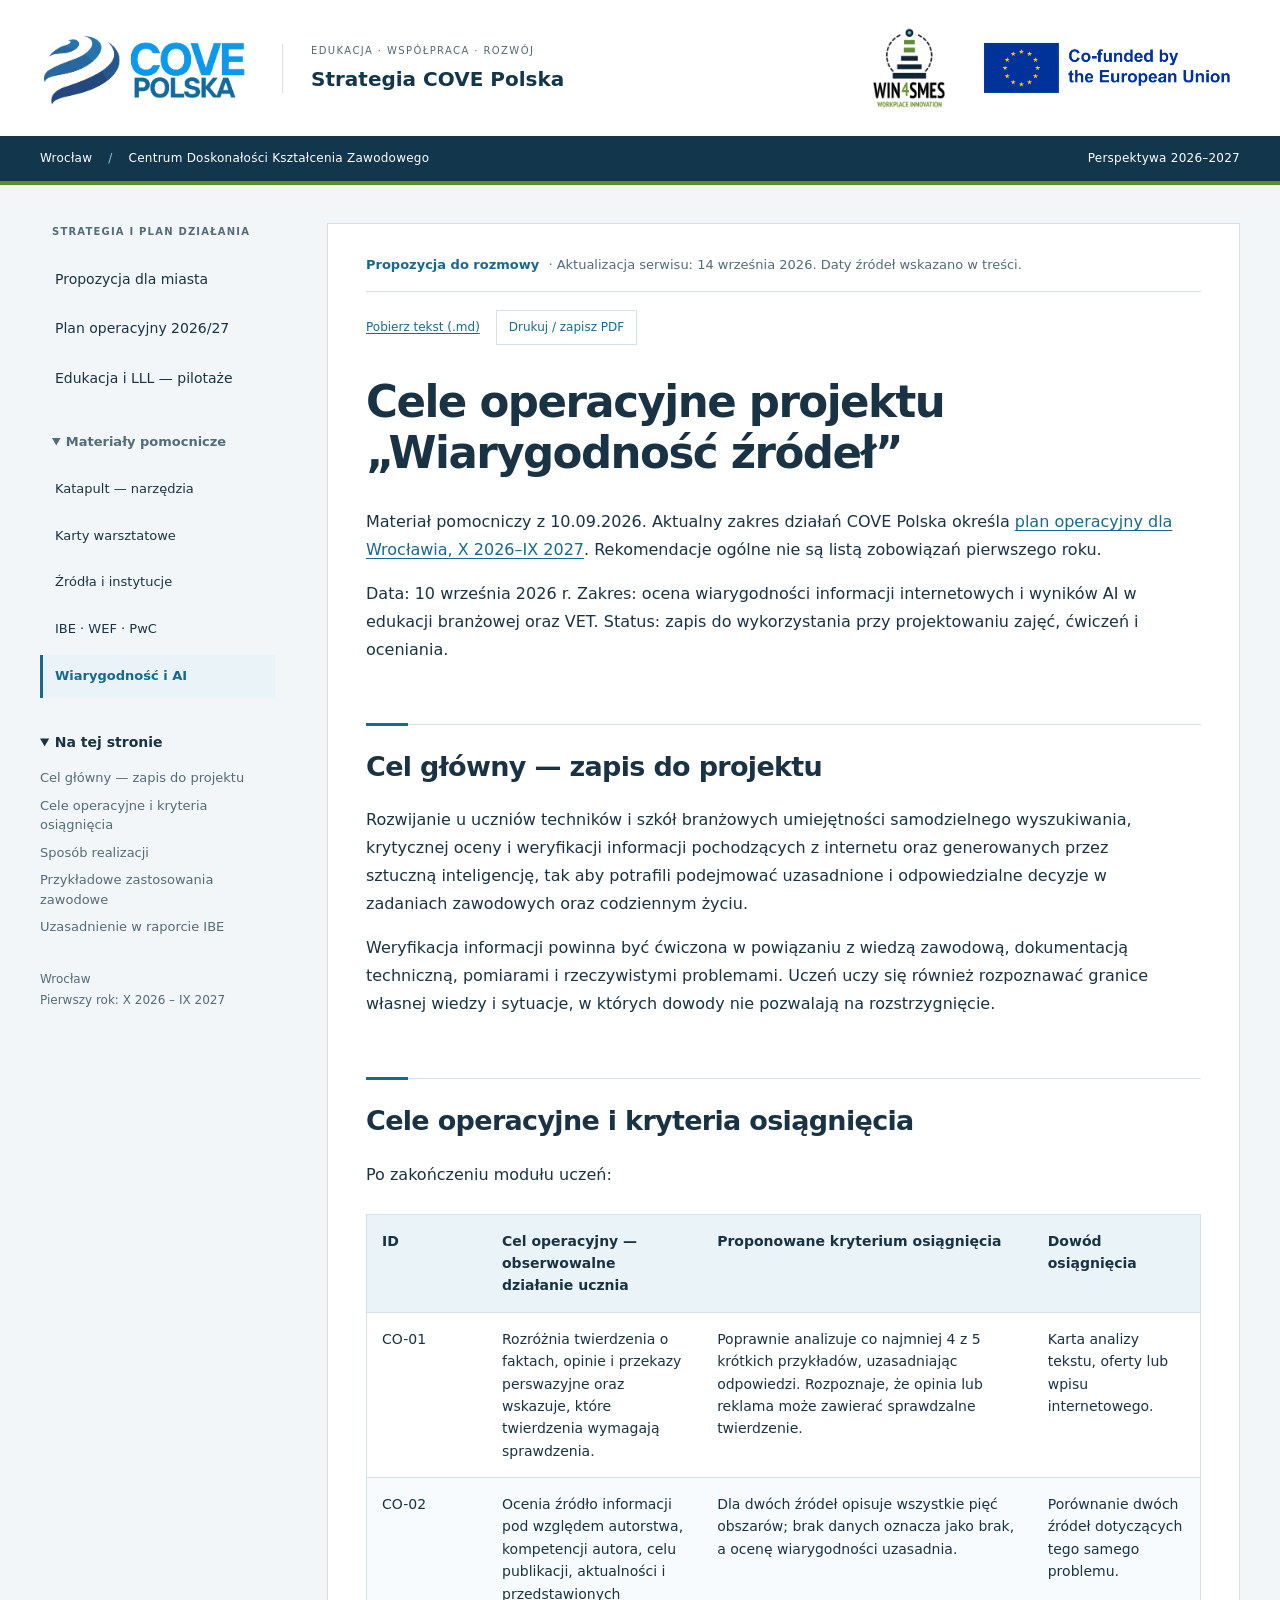
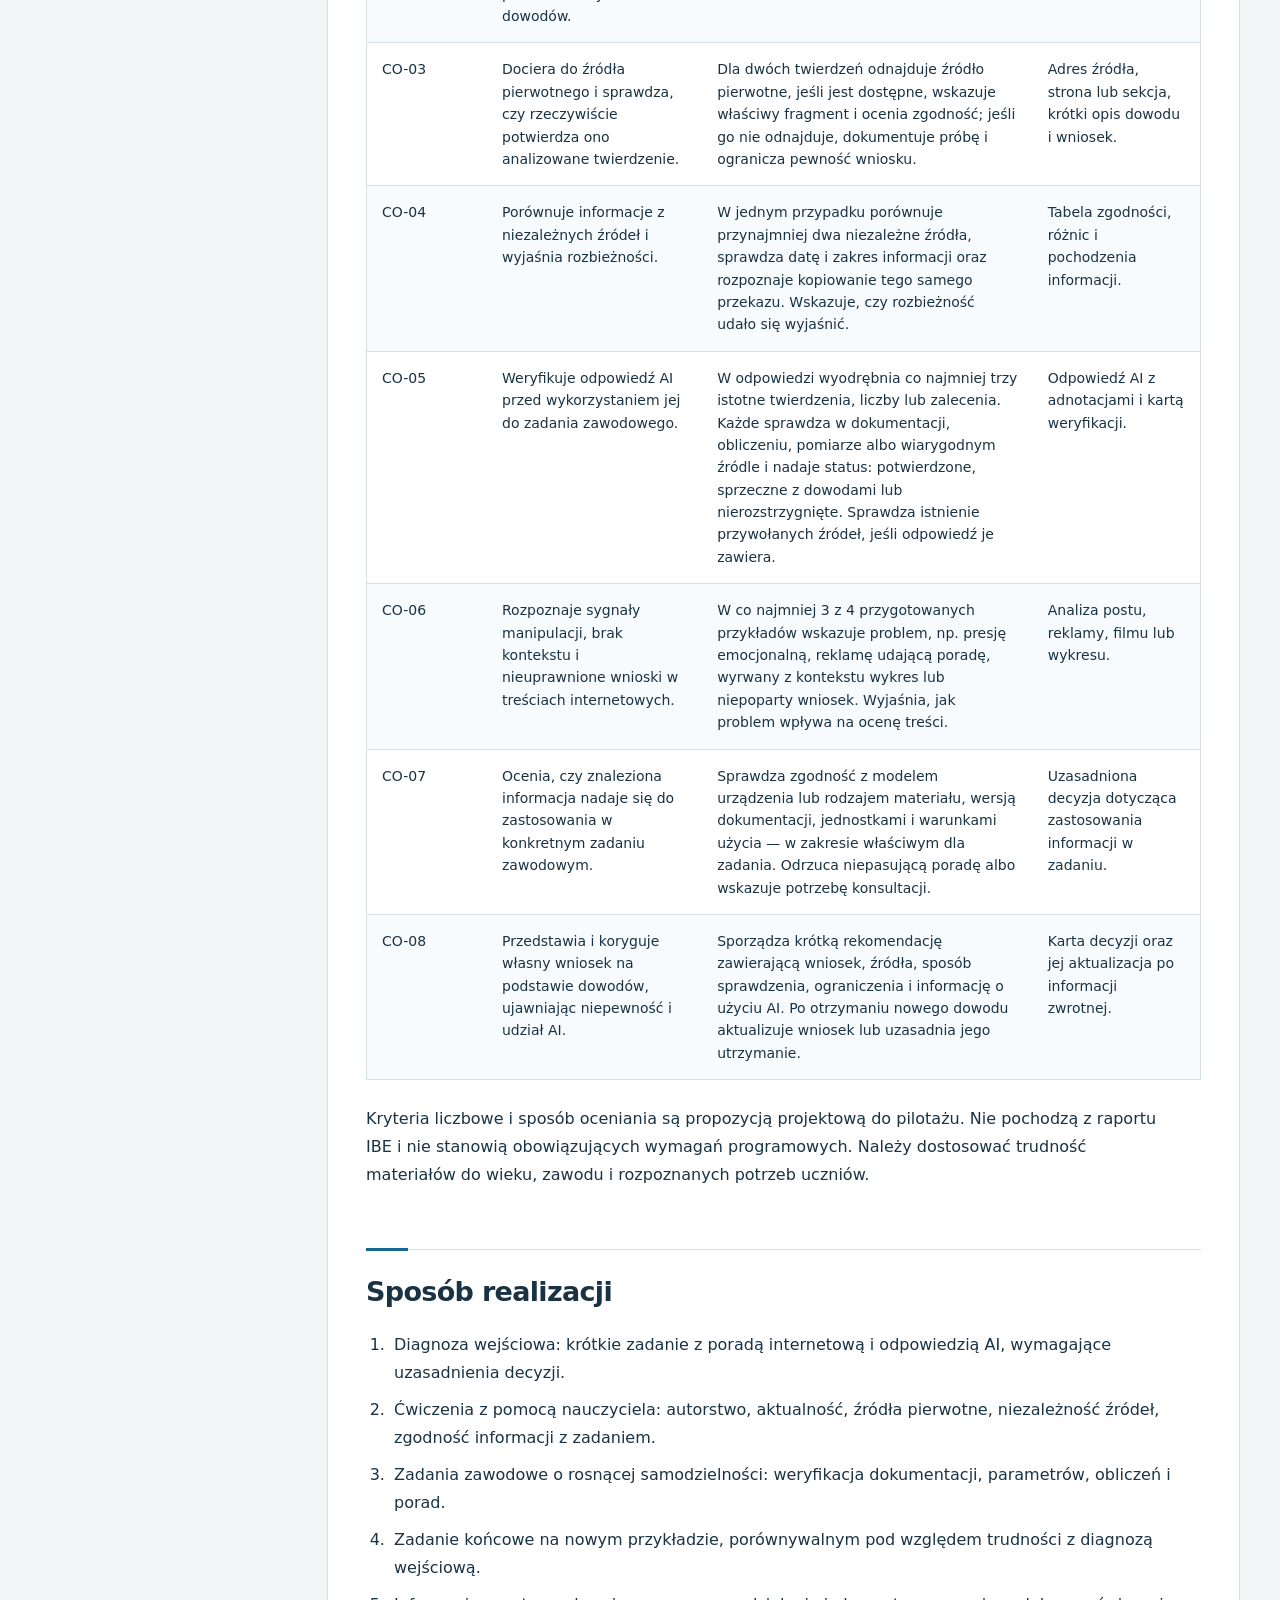
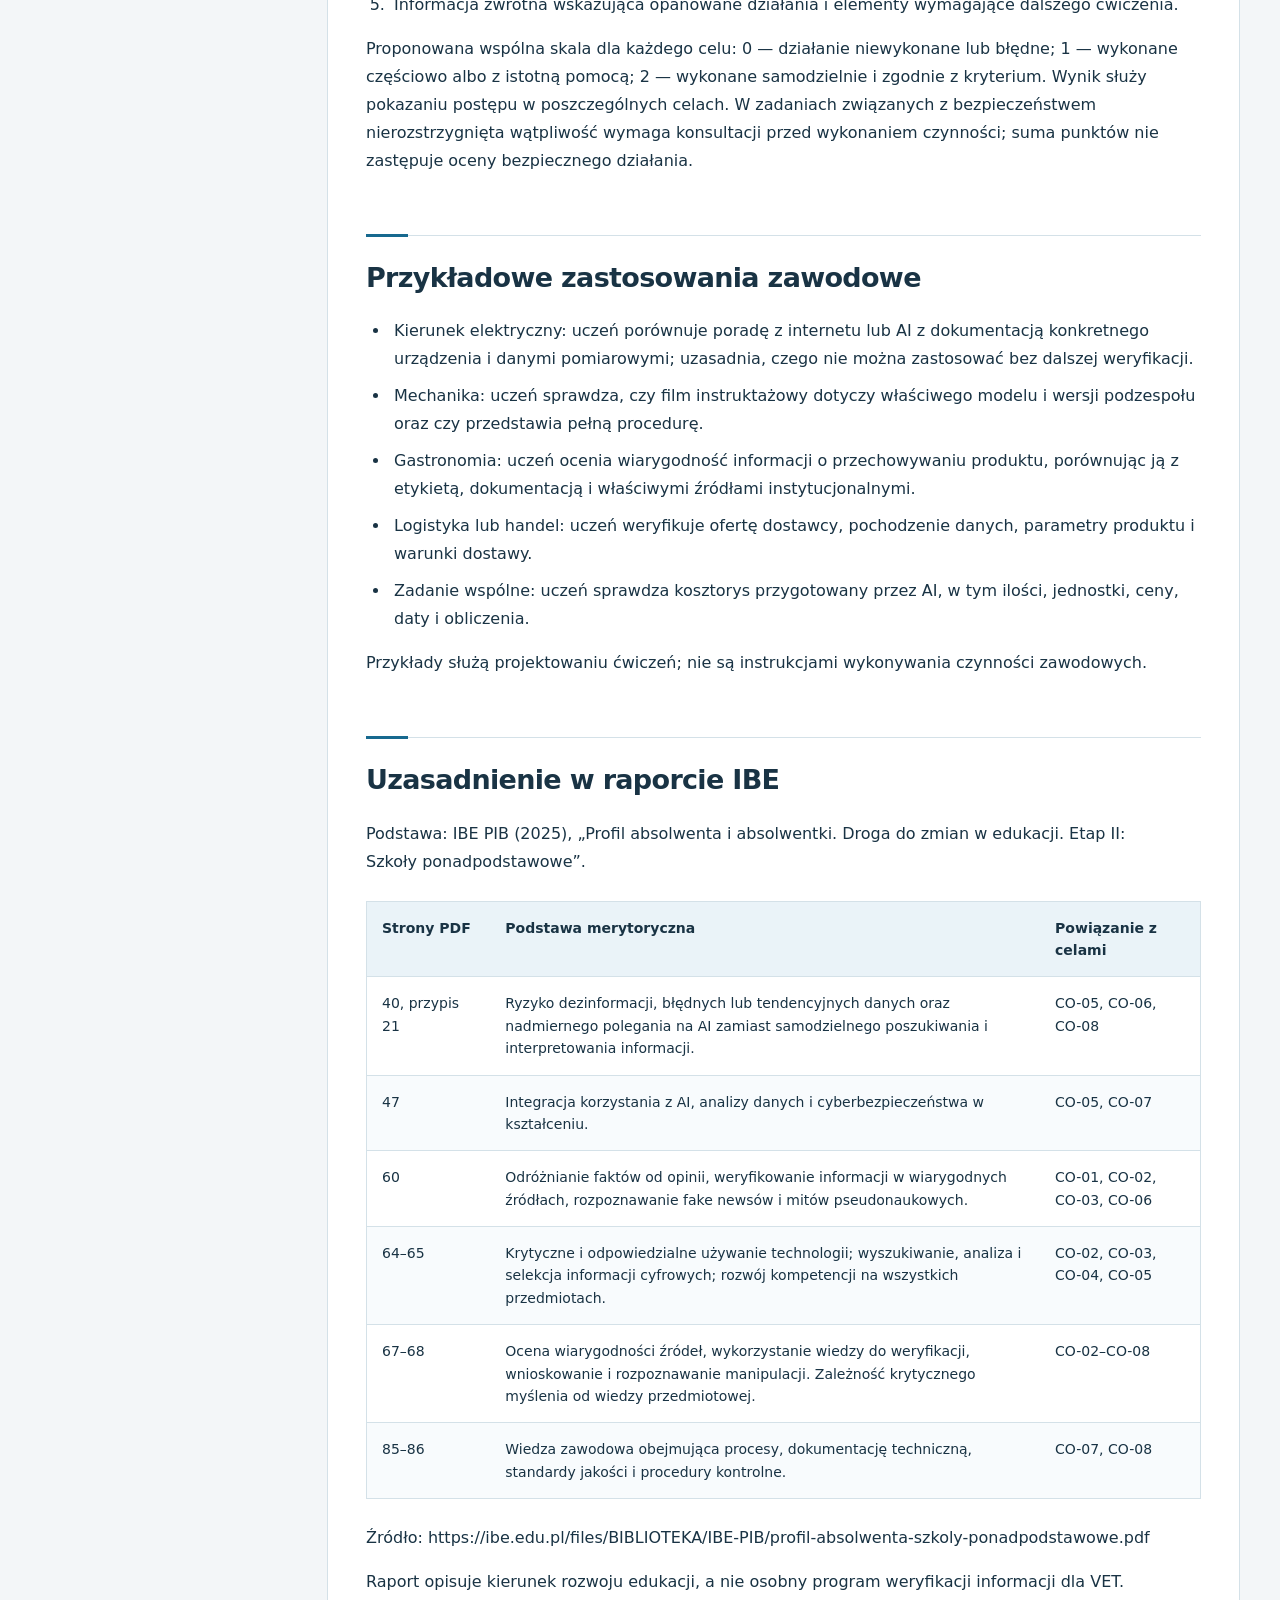
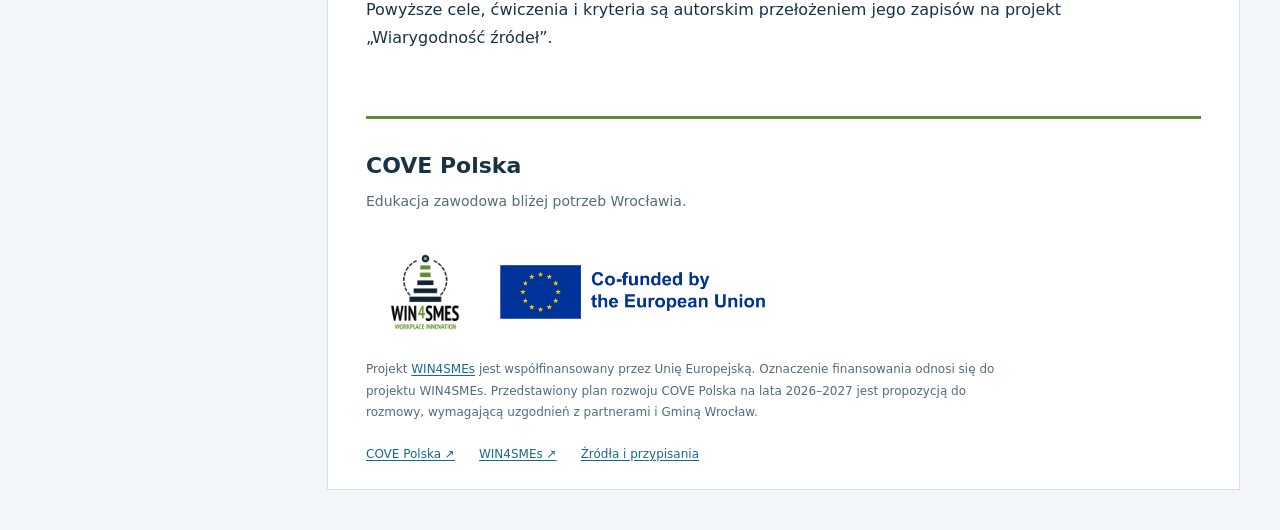
<file: kompetencje.html>
<!doctype html><html lang="pl"><head><meta charset="utf-8"><meta name="viewport" content="width=device-width,initial-scale=1"><meta name="description" content="Plan rozwoju COVE Polska we Wrocławiu: współpraca edukacji, nauki i firm, pilotaże VET oraz wiarygodne korzystanie z AI."><title>Wiarygodność i AI — COVE Polska</title><meta name="theme-color" content="#12364b"><link rel="stylesheet" href="style.css"></head><body class="kompetencje"><a class="skip" href="#tresc">Przejdź do treści</a><header class="project-header"><a class="brand" href="index.html" aria-label="COVE Polska — strona główna"><img src="assets/branding/cove-polska.png" alt="COVE Polska" width="210" height="84"></a><div class="header-title"><span>EDUKACJA · WSPÓŁPRACA · ROZWÓJ</span><strong>Strategia COVE Polska</strong></div><div class="project-marks"><a href="https://win4smes.eu/" aria-label="Projekt WIN4SMEs"><img class="win-logo" src="assets/branding/win4smes-2025.png" alt="WIN4SMEs — Workplace Innovation" width="82" height="82"></a><img class="eu-logo" src="assets/branding/eu-cofunded.png" alt="Projekt WIN4SMEs współfinansowany przez Unię Europejską" width="260" height="58"></div></header><div class="project-ribbon"><div><span>Wrocław <span aria-hidden="true">/</span> Centrum Doskonałości Kształcenia Zawodowego</span><span>Perspektywa 2026–2027</span></div></div><div class="layout"><aside><p class="nav-label">STRATEGIA I PLAN DZIAŁANIA</p><nav aria-label="Dokumenty"><a href="plan.html">Propozycja dla miasta</a><a href="operacyjny.html">Plan operacyjny 2026/27</a><a href="edukacja-lll.html">Edukacja i LLL — pilotaże</a><details class="resource-nav" open><summary>Materiały pomocnicze</summary><a href="katapult.html">Katapult — narzędzia</a><a href="warsztat.html">Karty warsztatowe</a><a href="zrodla.html">Źródła i instytucje</a><a href="analiza.html">IBE · WEF · PwC</a><a href="kompetencje.html" aria-current="page">Wiarygodność i AI</a></details></nav><details open><summary>Na tej stronie</summary><div class="toc">
<ul>
<li><a href="#cele-operacyjne-projektu-wiarygodnosc-zrode">Cele operacyjne projektu „Wiarygodność źródeł”</a><ul>
<li><a href="#cel-gowny-zapis-do-projektu">Cel główny — zapis do projektu</a></li>
<li><a href="#cele-operacyjne-i-kryteria-osiagniecia">Cele operacyjne i kryteria osiągnięcia</a></li>
<li><a href="#sposob-realizacji">Sposób realizacji</a></li>
<li><a href="#przykadowe-zastosowania-zawodowe">Przykładowe zastosowania zawodowe</a></li>
<li><a href="#uzasadnienie-w-raporcie-ibe">Uzasadnienie w raporcie IBE</a></li>
</ul>
</li>
</ul>
</div>
</details><p class="aside-note">Wrocław<br>Pierwszy rok: X 2026 – IX 2027</p></aside><main id="tresc"><div class="notice"><strong>Propozycja do rozmowy</strong> · Aktualizacja serwisu: 14 września 2026. Daty źródeł wskazano w treści.</div><div class="actions"><a download href="materialy/Cele_operacyjne_wiarygodnosc_zrodel_AI_VET.md">Pobierz tekst (.md)</a><button type="button" onclick="window.print()">Drukuj / zapisz PDF</button></div><article><h1 id="cele-operacyjne-projektu-wiarygodnosc-zrode">Cele operacyjne projektu „Wiarygodność źródeł”</h1>
<p>Materiał pomocniczy z 10.09.2026. Aktualny zakres działań COVE Polska określa <a href="operacyjny.html">plan operacyjny dla Wrocławia, X 2026–IX 2027</a>. Rekomendacje ogólne nie są listą zobowiązań pierwszego roku.</p>
<p>Data: 10 września 2026 r.
Zakres: ocena wiarygodności informacji internetowych i wyników AI w edukacji branżowej oraz VET.
Status: zapis do wykorzystania przy projektowaniu zajęć, ćwiczeń i oceniania.</p>
<h2 id="cel-gowny-zapis-do-projektu">Cel główny — zapis do projektu</h2>
<p>Rozwijanie u uczniów techników i szkół branżowych umiejętności samodzielnego wyszukiwania, krytycznej oceny i weryfikacji informacji pochodzących z internetu oraz generowanych przez sztuczną inteligencję, tak aby potrafili podejmować uzasadnione i odpowiedzialne decyzje w zadaniach zawodowych oraz codziennym życiu.</p>
<p>Weryfikacja informacji powinna być ćwiczona w powiązaniu z wiedzą zawodową, dokumentacją techniczną, pomiarami i rzeczywistymi problemami. Uczeń uczy się również rozpoznawać granice własnej wiedzy i sytuacje, w których dowody nie pozwalają na rozstrzygnięcie.</p>
<h2 id="cele-operacyjne-i-kryteria-osiagniecia">Cele operacyjne i kryteria osiągnięcia</h2>
<p>Po zakończeniu modułu uczeń:</p>
<div class="table-scroll" tabindex="0" role="region" aria-label="Tabela — przewiń poziomo na małym ekranie"><table>
<thead>
<tr>
<th>ID</th>
<th>Cel operacyjny — obserwowalne działanie ucznia</th>
<th>Proponowane kryterium osiągnięcia</th>
<th>Dowód osiągnięcia</th>
</tr>
</thead>
<tbody>
<tr>
<td>CO-01</td>
<td>Rozróżnia twierdzenia o faktach, opinie i przekazy perswazyjne oraz wskazuje, które twierdzenia wymagają sprawdzenia.</td>
<td>Poprawnie analizuje co najmniej 4 z 5 krótkich przykładów, uzasadniając odpowiedzi. Rozpoznaje, że opinia lub reklama może zawierać sprawdzalne twierdzenie.</td>
<td>Karta analizy tekstu, oferty lub wpisu internetowego.</td>
</tr>
<tr>
<td>CO-02</td>
<td>Ocenia źródło informacji pod względem autorstwa, kompetencji autora, celu publikacji, aktualności i przedstawionych dowodów.</td>
<td>Dla dwóch źródeł opisuje wszystkie pięć obszarów; brak danych oznacza jako brak, a ocenę wiarygodności uzasadnia.</td>
<td>Porównanie dwóch źródeł dotyczących tego samego problemu.</td>
</tr>
<tr>
<td>CO-03</td>
<td>Dociera do źródła pierwotnego i sprawdza, czy rzeczywiście potwierdza ono analizowane twierdzenie.</td>
<td>Dla dwóch twierdzeń odnajduje źródło pierwotne, jeśli jest dostępne, wskazuje właściwy fragment i ocenia zgodność; jeśli go nie odnajduje, dokumentuje próbę i ogranicza pewność wniosku.</td>
<td>Adres źródła, strona lub sekcja, krótki opis dowodu i wniosek.</td>
</tr>
<tr>
<td>CO-04</td>
<td>Porównuje informacje z niezależnych źródeł i wyjaśnia rozbieżności.</td>
<td>W jednym przypadku porównuje przynajmniej dwa niezależne źródła, sprawdza datę i zakres informacji oraz rozpoznaje kopiowanie tego samego przekazu. Wskazuje, czy rozbieżność udało się wyjaśnić.</td>
<td>Tabela zgodności, różnic i pochodzenia informacji.</td>
</tr>
<tr>
<td>CO-05</td>
<td>Weryfikuje odpowiedź AI przed wykorzystaniem jej do zadania zawodowego.</td>
<td>W odpowiedzi wyodrębnia co najmniej trzy istotne twierdzenia, liczby lub zalecenia. Każde sprawdza w dokumentacji, obliczeniu, pomiarze albo wiarygodnym źródle i nadaje status: potwierdzone, sprzeczne z dowodami lub nierozstrzygnięte. Sprawdza istnienie przywołanych źródeł, jeśli odpowiedź je zawiera.</td>
<td>Odpowiedź AI z adnotacjami i kartą weryfikacji.</td>
</tr>
<tr>
<td>CO-06</td>
<td>Rozpoznaje sygnały manipulacji, brak kontekstu i nieuprawnione wnioski w treściach internetowych.</td>
<td>W co najmniej 3 z 4 przygotowanych przykładów wskazuje problem, np. presję emocjonalną, reklamę udającą poradę, wyrwany z kontekstu wykres lub niepoparty wniosek. Wyjaśnia, jak problem wpływa na ocenę treści.</td>
<td>Analiza postu, reklamy, filmu lub wykresu.</td>
</tr>
<tr>
<td>CO-07</td>
<td>Ocenia, czy znaleziona informacja nadaje się do zastosowania w konkretnym zadaniu zawodowym.</td>
<td>Sprawdza zgodność z modelem urządzenia lub rodzajem materiału, wersją dokumentacji, jednostkami i warunkami użycia — w zakresie właściwym dla zadania. Odrzuca niepasującą poradę albo wskazuje potrzebę konsultacji.</td>
<td>Uzasadniona decyzja dotycząca zastosowania informacji w zadaniu.</td>
</tr>
<tr>
<td>CO-08</td>
<td>Przedstawia i koryguje własny wniosek na podstawie dowodów, ujawniając niepewność i udział AI.</td>
<td>Sporządza krótką rekomendację zawierającą wniosek, źródła, sposób sprawdzenia, ograniczenia i informację o użyciu AI. Po otrzymaniu nowego dowodu aktualizuje wniosek lub uzasadnia jego utrzymanie.</td>
<td>Karta decyzji oraz jej aktualizacja po informacji zwrotnej.</td>
</tr>
</tbody>
</table></div>
<p>Kryteria liczbowe i sposób oceniania są propozycją projektową do pilotażu. Nie pochodzą z raportu IBE i nie stanowią obowiązujących wymagań programowych. Należy dostosować trudność materiałów do wieku, zawodu i rozpoznanych potrzeb uczniów.</p>
<h2 id="sposob-realizacji">Sposób realizacji</h2>
<ol>
<li>Diagnoza wejściowa: krótkie zadanie z poradą internetową i odpowiedzią AI, wymagające uzasadnienia decyzji.</li>
<li>Ćwiczenia z pomocą nauczyciela: autorstwo, aktualność, źródła pierwotne, niezależność źródeł, zgodność informacji z zadaniem.</li>
<li>Zadania zawodowe o rosnącej samodzielności: weryfikacja dokumentacji, parametrów, obliczeń i porad.</li>
<li>Zadanie końcowe na nowym przykładzie, porównywalnym pod względem trudności z diagnozą wejściową.</li>
<li>Informacja zwrotna wskazująca opanowane działania i elementy wymagające dalszego ćwiczenia.</li>
</ol>
<p>Proponowana wspólna skala dla każdego celu: 0 — działanie niewykonane lub błędne; 1 — wykonane częściowo albo z istotną pomocą; 2 — wykonane samodzielnie i zgodnie z kryterium. Wynik służy pokazaniu postępu w poszczególnych celach. W zadaniach związanych z bezpieczeństwem nierozstrzygnięta wątpliwość wymaga konsultacji przed wykonaniem czynności; suma punktów nie zastępuje oceny bezpiecznego działania.</p>
<h2 id="przykadowe-zastosowania-zawodowe">Przykładowe zastosowania zawodowe</h2>
<ul>
<li>Kierunek elektryczny: uczeń porównuje poradę z internetu lub AI z dokumentacją konkretnego urządzenia i danymi pomiarowymi; uzasadnia, czego nie można zastosować bez dalszej weryfikacji.</li>
<li>Mechanika: uczeń sprawdza, czy film instruktażowy dotyczy właściwego modelu i wersji podzespołu oraz czy przedstawia pełną procedurę.</li>
<li>Gastronomia: uczeń ocenia wiarygodność informacji o przechowywaniu produktu, porównując ją z etykietą, dokumentacją i właściwymi źródłami instytucjonalnymi.</li>
<li>Logistyka lub handel: uczeń weryfikuje ofertę dostawcy, pochodzenie danych, parametry produktu i warunki dostawy.</li>
<li>Zadanie wspólne: uczeń sprawdza kosztorys przygotowany przez AI, w tym ilości, jednostki, ceny, daty i obliczenia.</li>
</ul>
<p>Przykłady służą projektowaniu ćwiczeń; nie są instrukcjami wykonywania czynności zawodowych.</p>
<h2 id="uzasadnienie-w-raporcie-ibe">Uzasadnienie w raporcie IBE</h2>
<p>Podstawa: IBE PIB (2025), „Profil absolwenta i absolwentki. Droga do zmian w edukacji. Etap II: Szkoły ponadpodstawowe”.</p>
<div class="table-scroll" tabindex="0" role="region" aria-label="Tabela — przewiń poziomo na małym ekranie"><table>
<thead>
<tr>
<th>Strony PDF</th>
<th>Podstawa merytoryczna</th>
<th>Powiązanie z celami</th>
</tr>
</thead>
<tbody>
<tr>
<td>40, przypis 21</td>
<td>Ryzyko dezinformacji, błędnych lub tendencyjnych danych oraz nadmiernego polegania na AI zamiast samodzielnego poszukiwania i interpretowania informacji.</td>
<td>CO-05, CO-06, CO-08</td>
</tr>
<tr>
<td>47</td>
<td>Integracja korzystania z AI, analizy danych i cyberbezpieczeństwa w kształceniu.</td>
<td>CO-05, CO-07</td>
</tr>
<tr>
<td>60</td>
<td>Odróżnianie faktów od opinii, weryfikowanie informacji w wiarygodnych źródłach, rozpoznawanie fake newsów i mitów pseudonaukowych.</td>
<td>CO-01, CO-02, CO-03, CO-06</td>
</tr>
<tr>
<td>64–65</td>
<td>Krytyczne i odpowiedzialne używanie technologii; wyszukiwanie, analiza i selekcja informacji cyfrowych; rozwój kompetencji na wszystkich przedmiotach.</td>
<td>CO-02, CO-03, CO-04, CO-05</td>
</tr>
<tr>
<td>67–68</td>
<td>Ocena wiarygodności źródeł, wykorzystanie wiedzy do weryfikacji, wnioskowanie i rozpoznawanie manipulacji. Zależność krytycznego myślenia od wiedzy przedmiotowej.</td>
<td>CO-02–CO-08</td>
</tr>
<tr>
<td>85–86</td>
<td>Wiedza zawodowa obejmująca procesy, dokumentację techniczną, standardy jakości i procedury kontrolne.</td>
<td>CO-07, CO-08</td>
</tr>
</tbody>
</table></div>
<p>Źródło: https://ibe.edu.pl/files/BIBLIOTEKA/IBE-PIB/profil-absolwenta-szkoly-ponadpodstawowe.pdf</p>
<p>Raport opisuje kierunek rozwoju edukacji, a nie osobny program weryfikacji informacji dla VET. Powyższe cele, ćwiczenia i kryteria są autorskim przełożeniem jego zapisów na projekt „Wiarygodność źródeł”.</p></article><footer class="project-footer"><div class="footer-heading"><strong>COVE Polska</strong><span>Edukacja zawodowa bliżej potrzeb Wrocławia.</span></div><div class="funding-panel"><a href="https://win4smes.eu/"><img src="assets/branding/win4smes-2025.png" alt="WIN4SMEs" width="78" height="78"></a><img src="assets/branding/eu-cofunded.png" alt="Co-funded by the European Union" width="280" height="62"></div><p>Projekt <a href="https://win4smes.eu/">WIN4SMEs</a> jest współfinansowany przez Unię Europejską. Oznaczenie finansowania odnosi się do projektu WIN4SMEs. Przedstawiony plan rozwoju COVE Polska na lata 2026–2027 jest propozycją do rozmowy, wymagającą uzgodnień z partnerami i Gminą Wrocław.</p><div class="footer-links"><a href="https://covepolska.pl/">COVE Polska ↗</a><a href="https://win4smes.eu/">WIN4SMEs ↗</a><a href="zrodla.html">Źródła i przypisania</a></div></footer></main></div><script>if(matchMedia("(max-width:900px)").matches)document.querySelector("aside > details").open=false;</script><script src="katapult.js" defer></script></body></html>
</file>
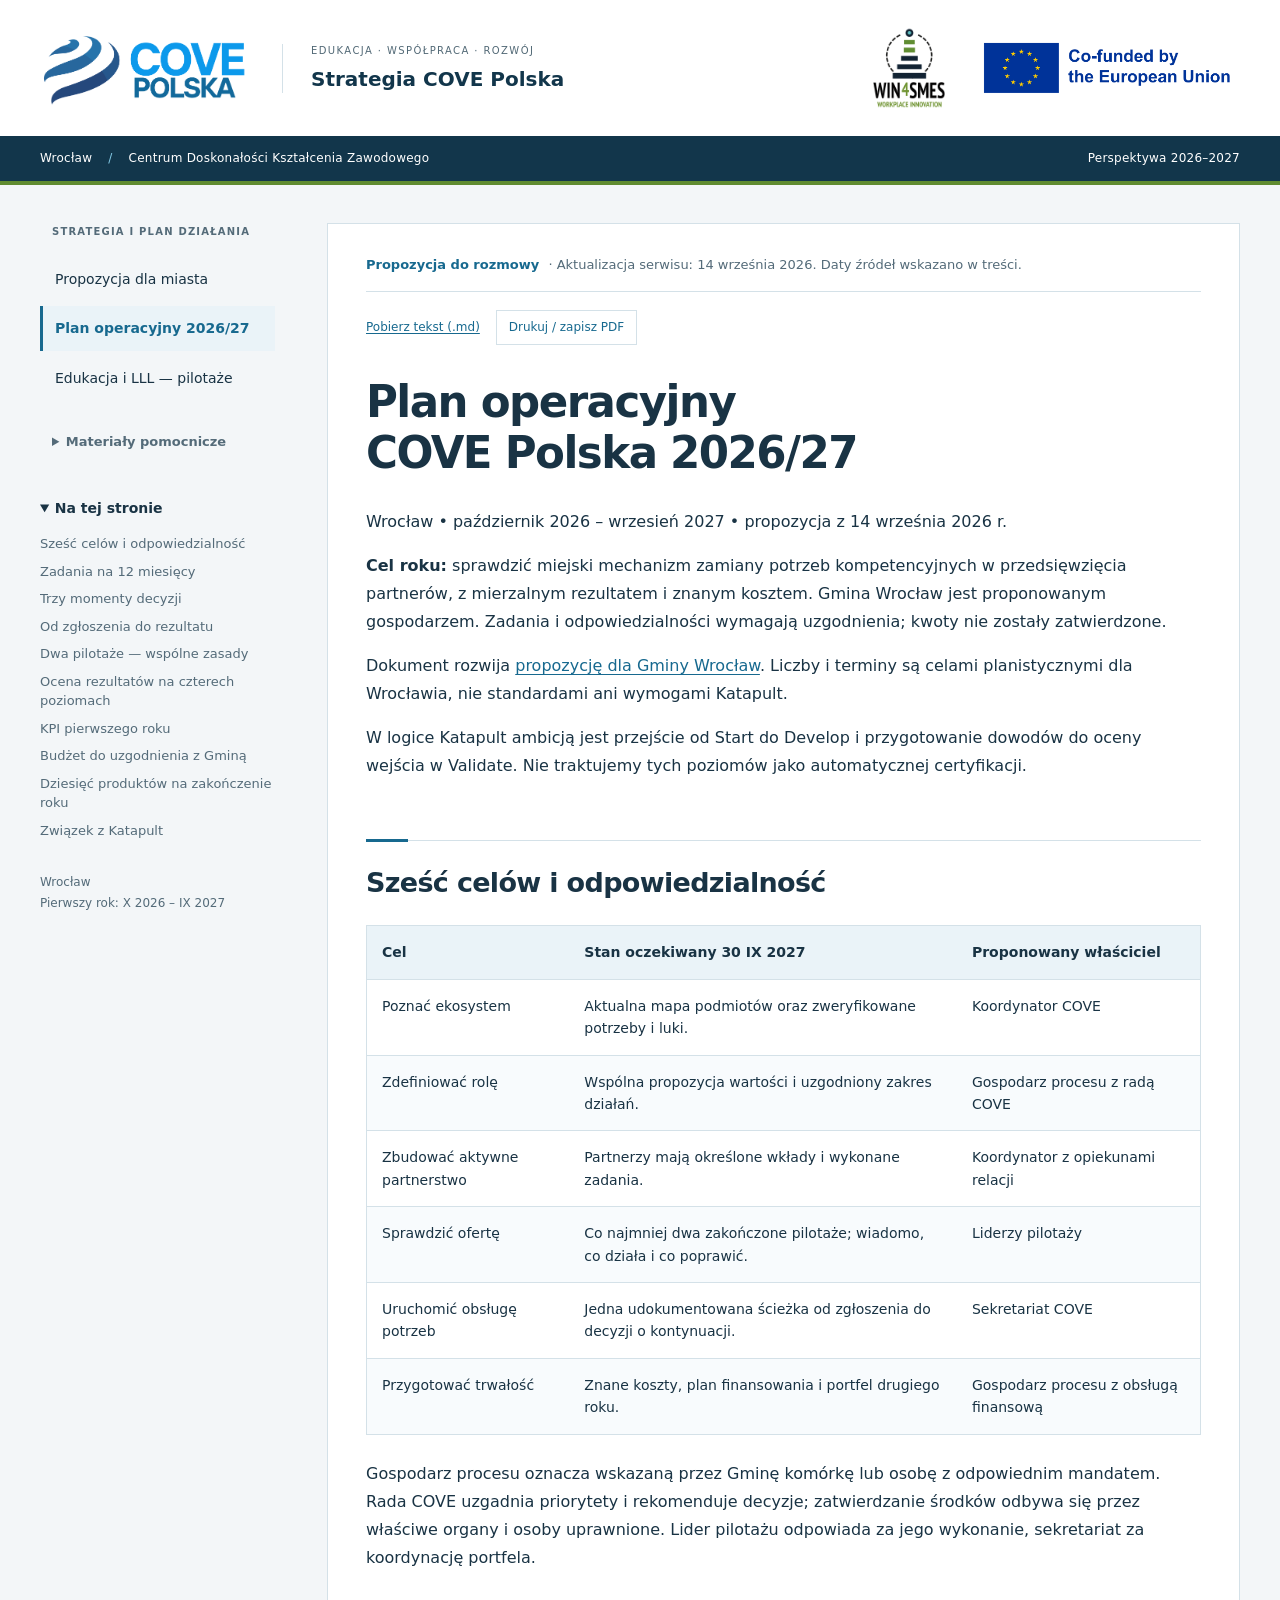
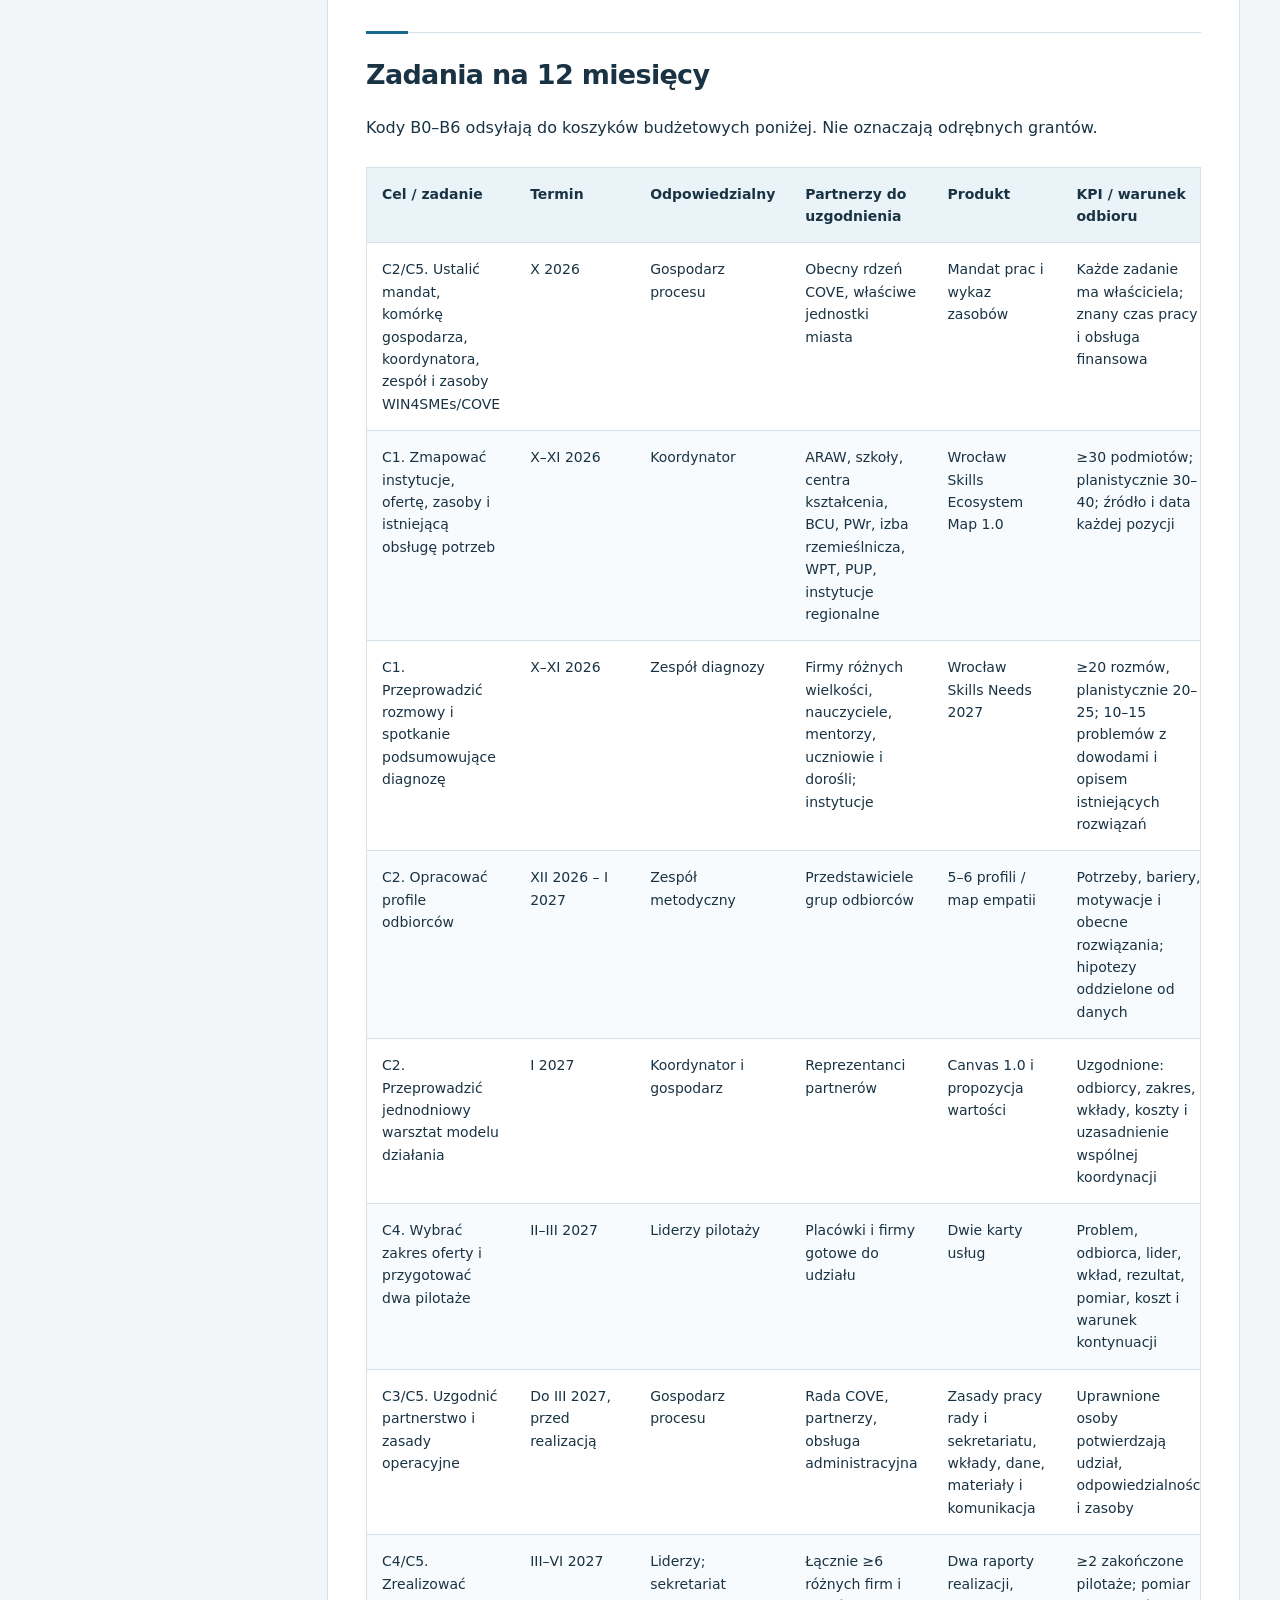
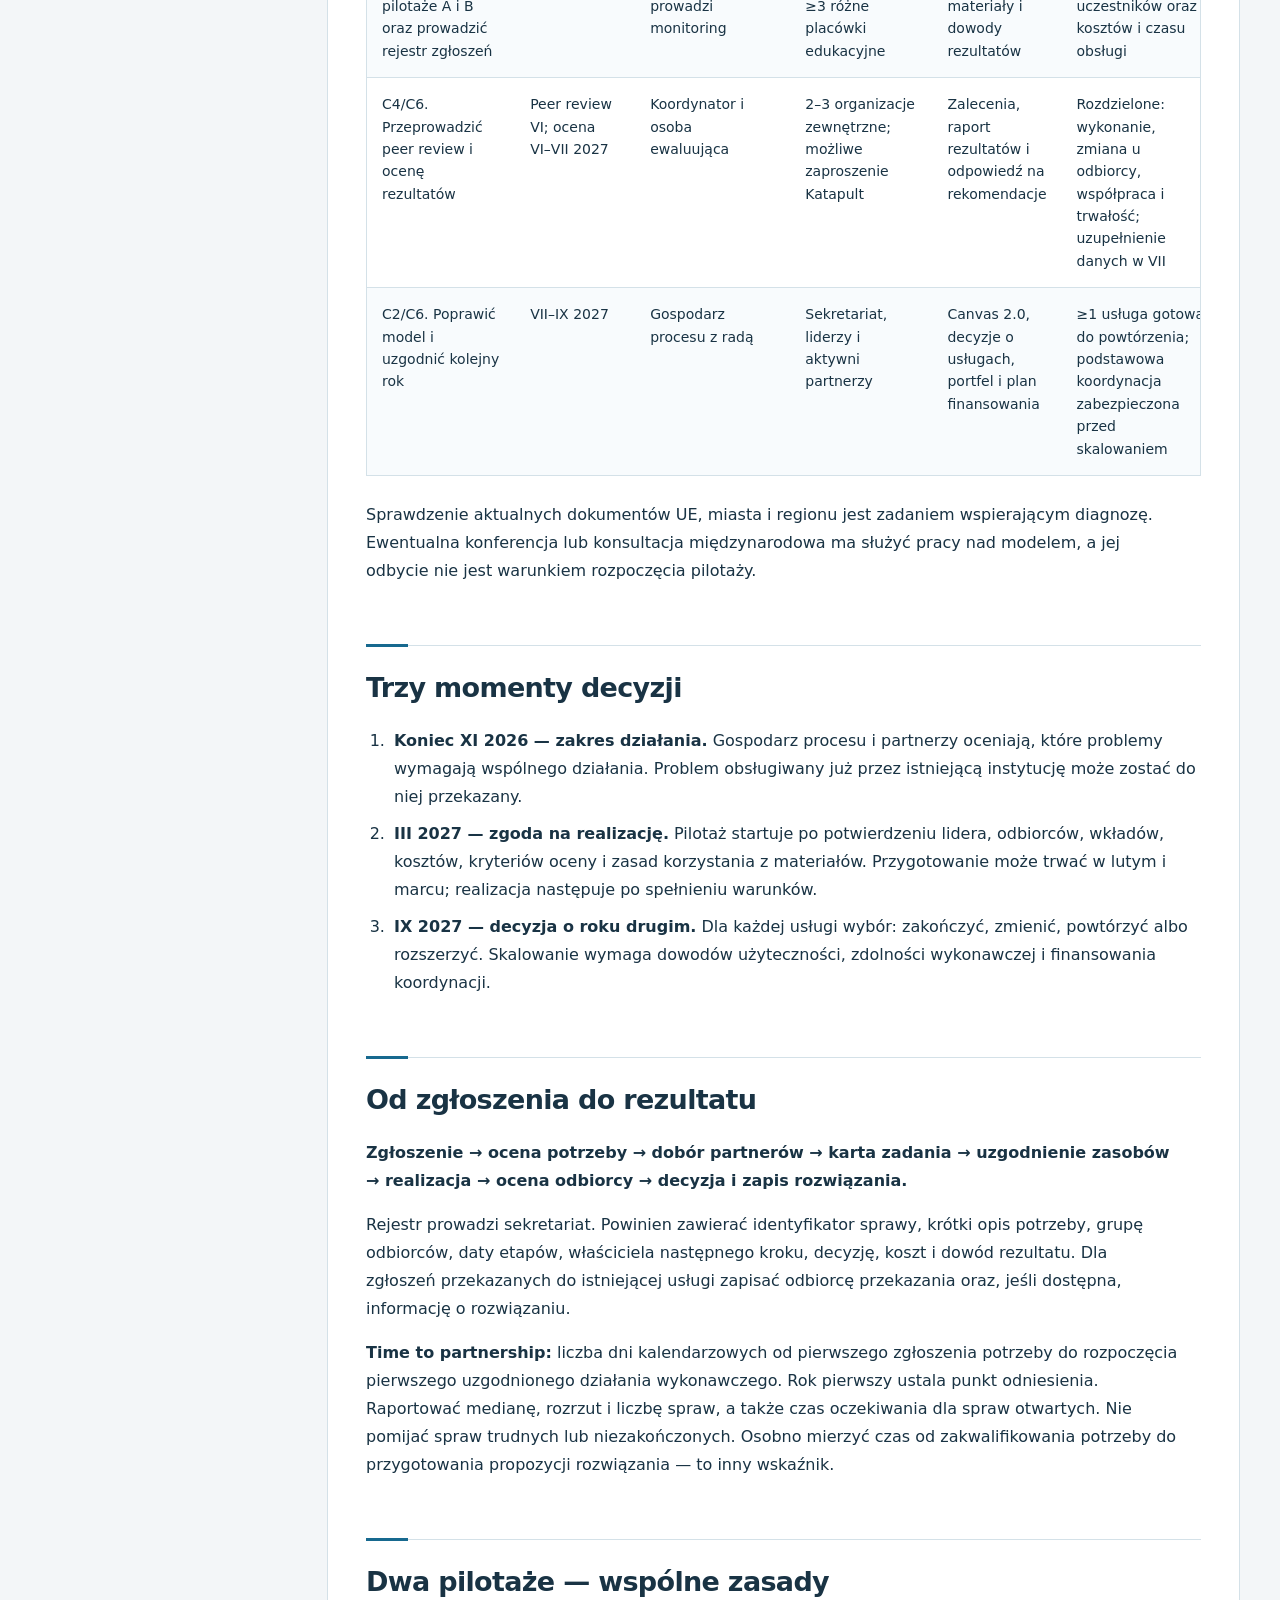
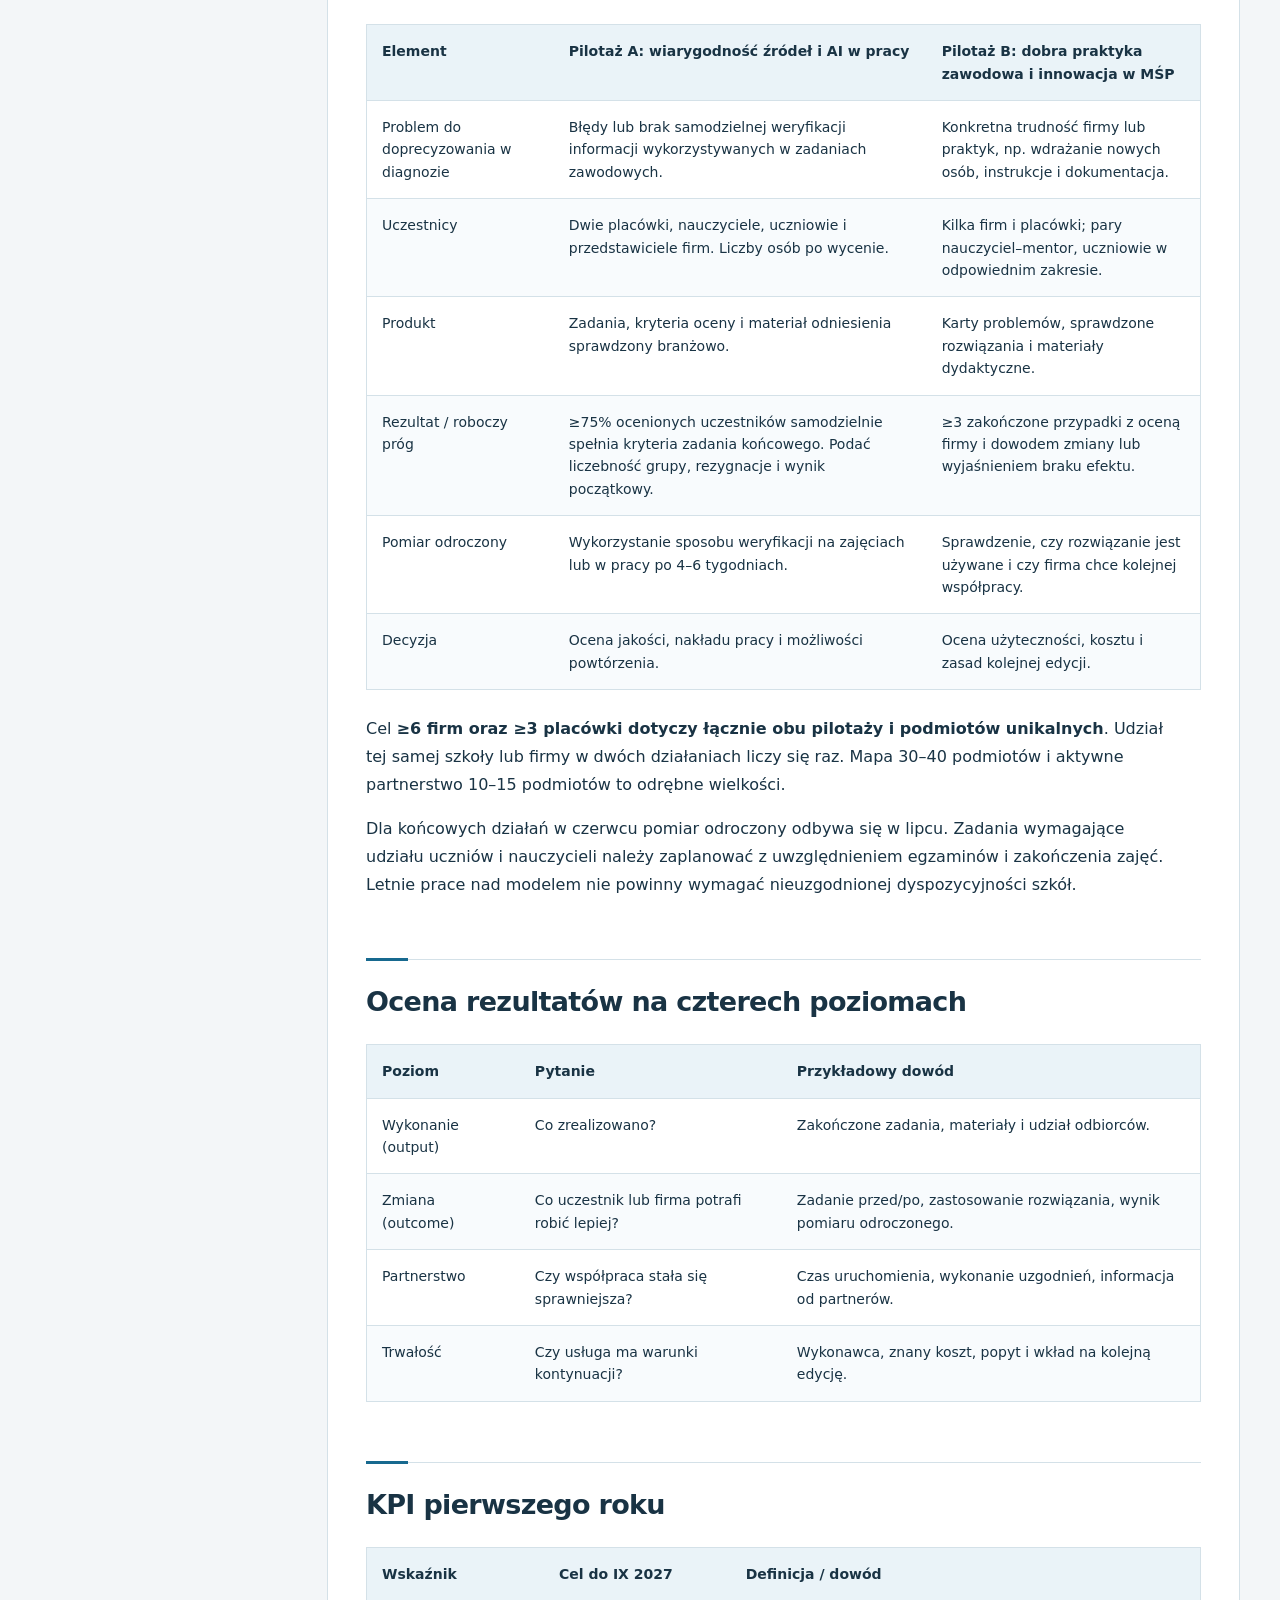
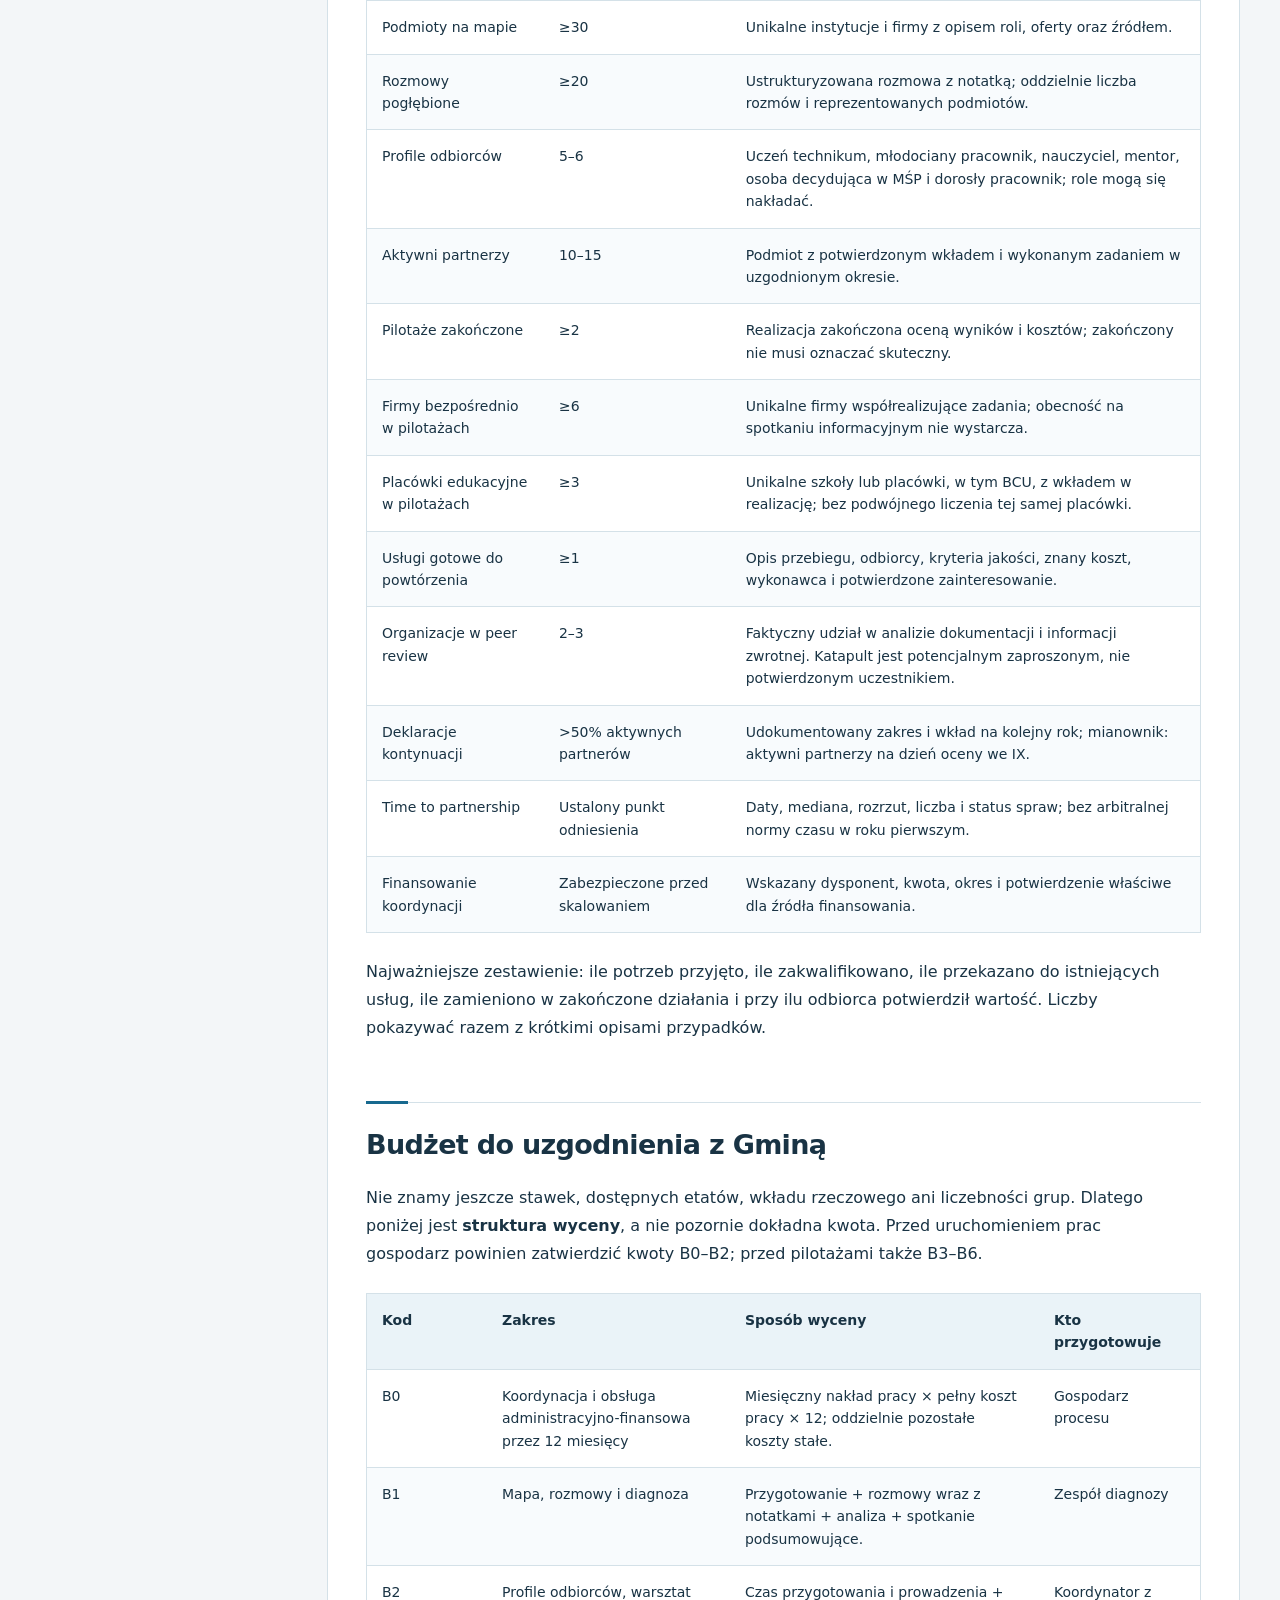
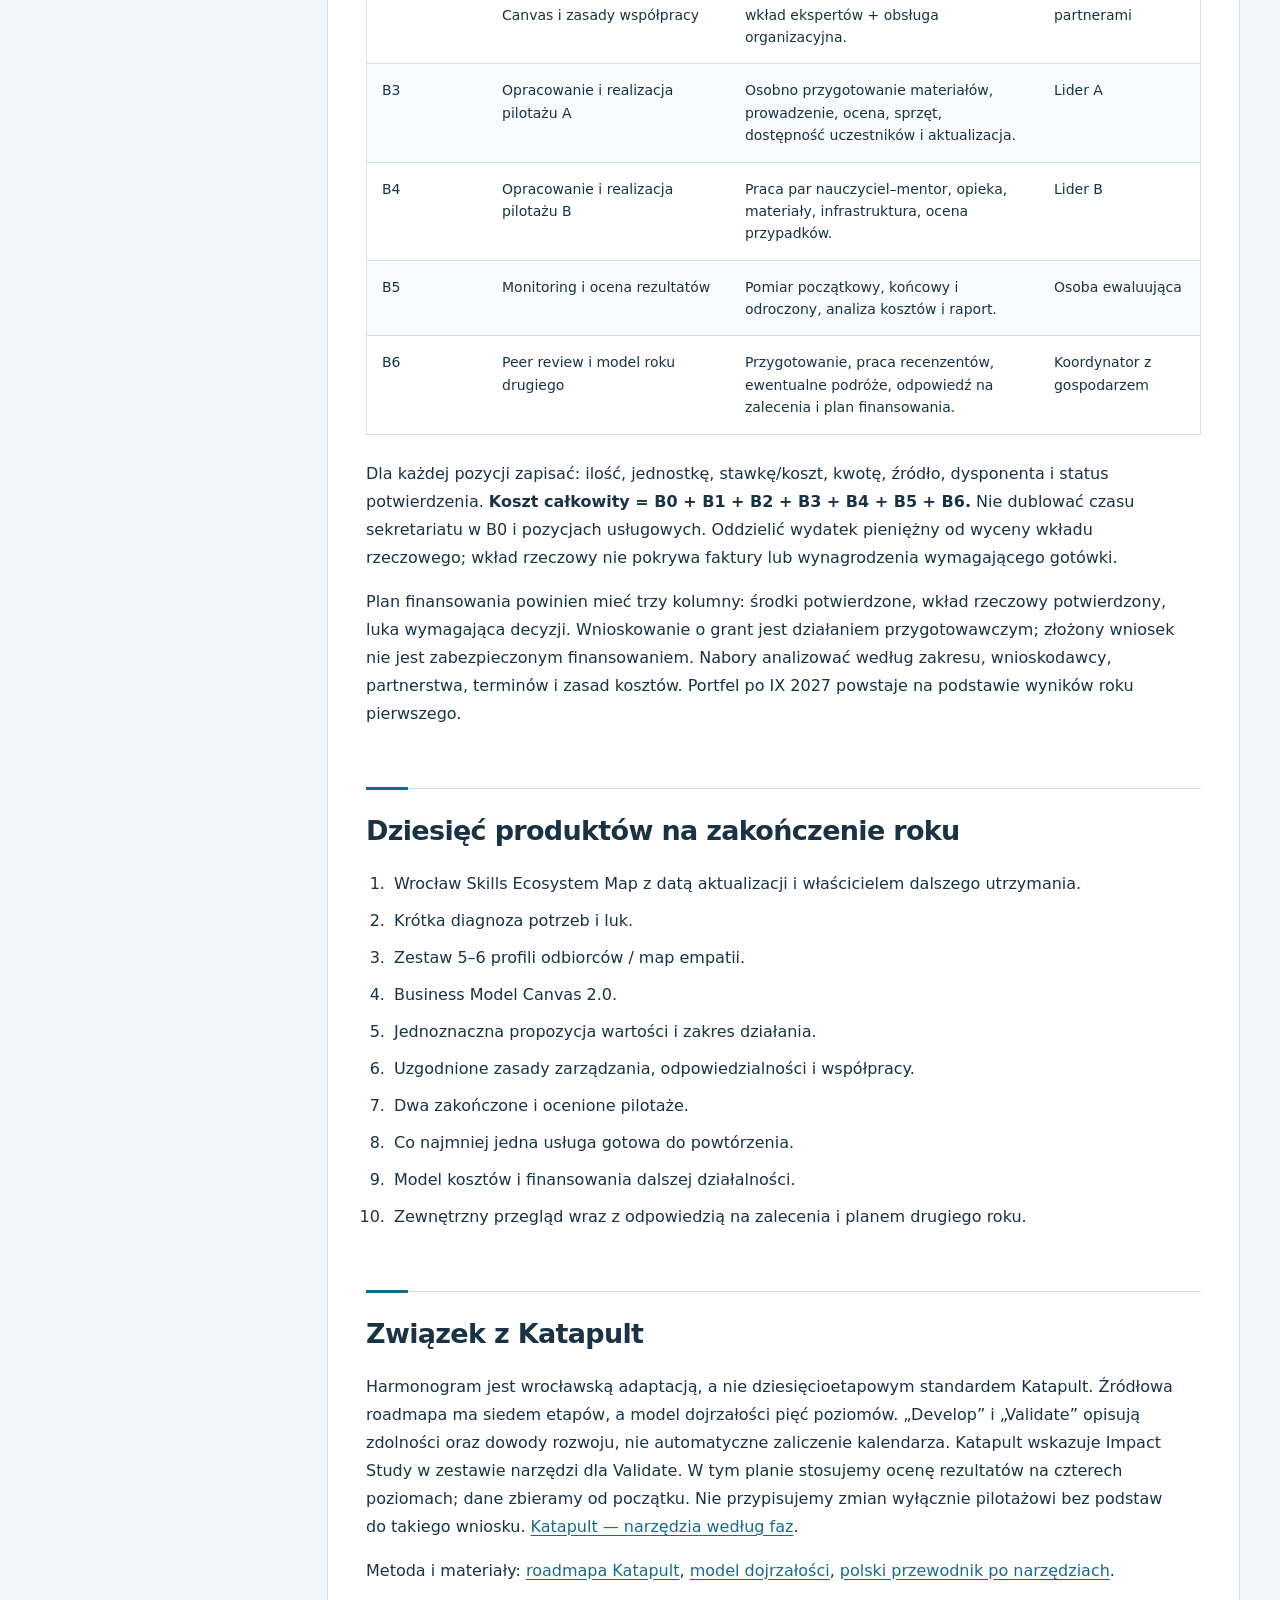
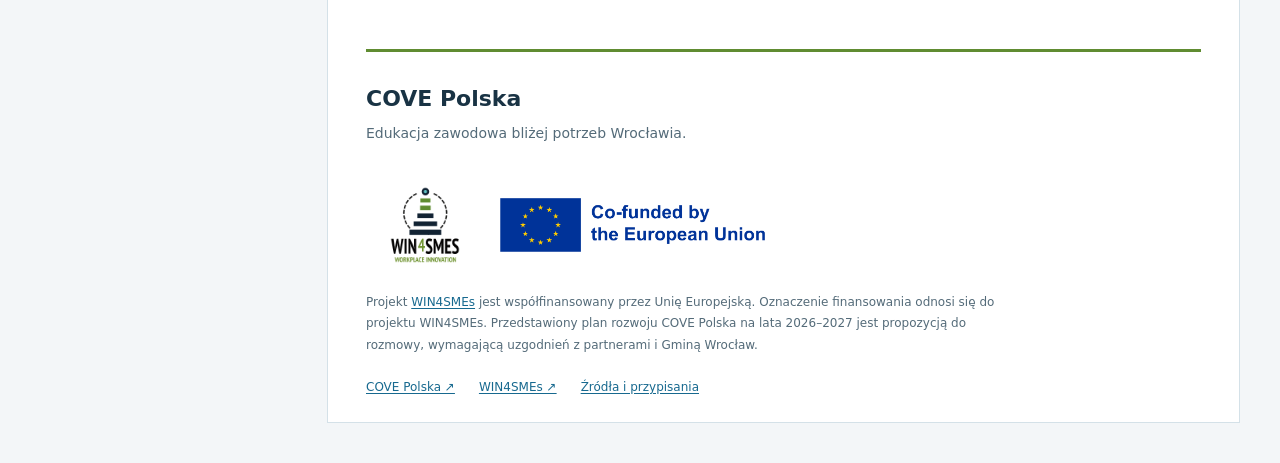
<file: operacyjny.html>
<!doctype html><html lang="pl"><head><meta charset="utf-8"><meta name="viewport" content="width=device-width,initial-scale=1"><meta name="description" content="Plan rozwoju COVE Polska we Wrocławiu: współpraca edukacji, nauki i firm, pilotaże VET oraz wiarygodne korzystanie z AI."><title>Plan operacyjny 2026/27 — COVE Polska</title><meta name="theme-color" content="#12364b"><link rel="stylesheet" href="style.css"></head><body class="operacyjny"><a class="skip" href="#tresc">Przejdź do treści</a><header class="project-header"><a class="brand" href="index.html" aria-label="COVE Polska — strona główna"><img src="assets/branding/cove-polska.png" alt="COVE Polska" width="210" height="84"></a><div class="header-title"><span>EDUKACJA · WSPÓŁPRACA · ROZWÓJ</span><strong>Strategia COVE Polska</strong></div><div class="project-marks"><a href="https://win4smes.eu/" aria-label="Projekt WIN4SMEs"><img class="win-logo" src="assets/branding/win4smes-2025.png" alt="WIN4SMEs — Workplace Innovation" width="82" height="82"></a><img class="eu-logo" src="assets/branding/eu-cofunded.png" alt="Projekt WIN4SMEs współfinansowany przez Unię Europejską" width="260" height="58"></div></header><div class="project-ribbon"><div><span>Wrocław <span aria-hidden="true">/</span> Centrum Doskonałości Kształcenia Zawodowego</span><span>Perspektywa 2026–2027</span></div></div><div class="layout"><aside><p class="nav-label">STRATEGIA I PLAN DZIAŁANIA</p><nav aria-label="Dokumenty"><a href="plan.html">Propozycja dla miasta</a><a href="operacyjny.html" aria-current="page">Plan operacyjny 2026/27</a><a href="edukacja-lll.html">Edukacja i LLL — pilotaże</a><details class="resource-nav" ><summary>Materiały pomocnicze</summary><a href="katapult.html">Katapult — narzędzia</a><a href="warsztat.html">Karty warsztatowe</a><a href="zrodla.html">Źródła i instytucje</a><a href="analiza.html">IBE · WEF · PwC</a><a href="kompetencje.html">Wiarygodność i AI</a></details></nav><details open><summary>Na tej stronie</summary><div class="toc">
<ul>
<li><a href="#plan-operacyjny-cove-polska-202627">Plan operacyjny COVE Polska 2026/27</a><ul>
<li><a href="#szesc-celow-i-odpowiedzialnosc">Sześć celów i odpowiedzialność</a></li>
<li><a href="#zadania-na-12-miesiecy">Zadania na 12 miesięcy</a></li>
<li><a href="#trzy-momenty-decyzji">Trzy momenty decyzji</a></li>
<li><a href="#od-zgoszenia-do-rezultatu">Od zgłoszenia do rezultatu</a></li>
<li><a href="#dwa-pilotaze-wspolne-zasady">Dwa pilotaże — wspólne zasady</a></li>
<li><a href="#ocena-rezultatow-na-czterech-poziomach">Ocena rezultatów na czterech poziomach</a></li>
<li><a href="#kpi-pierwszego-roku">KPI pierwszego roku</a></li>
<li><a href="#budzet-do-uzgodnienia-z-gmina">Budżet do uzgodnienia z Gminą</a></li>
<li><a href="#dziesiec-produktow-na-zakonczenie-roku">Dziesięć produktów na zakończenie roku</a></li>
<li><a href="#zwiazek-z-katapult">Związek z Katapult</a></li>
</ul>
</li>
</ul>
</div>
</details><p class="aside-note">Wrocław<br>Pierwszy rok: X 2026 – IX 2027</p></aside><main id="tresc"><div class="notice"><strong>Propozycja do rozmowy</strong> · Aktualizacja serwisu: 14 września 2026. Daty źródeł wskazano w treści.</div><div class="actions"><a download href="materialy/Plan_operacyjny_2026_2027.md">Pobierz tekst (.md)</a><button type="button" onclick="window.print()">Drukuj / zapisz PDF</button></div><article><h1 id="plan-operacyjny-cove-polska-202627">Plan operacyjny COVE Polska 2026/27</h1>
<p>Wrocław • październik 2026 – wrzesień 2027 • propozycja z 14 września 2026 r.</p>
<p><strong>Cel roku:</strong> sprawdzić miejski mechanizm zamiany potrzeb kompetencyjnych w przedsięwzięcia partnerów, z mierzalnym rezultatem i znanym kosztem. Gmina Wrocław jest proponowanym gospodarzem. Zadania i odpowiedzialności wymagają uzgodnienia; kwoty nie zostały zatwierdzone.</p>
<p>Dokument rozwija <a href="plan.html">propozycję dla Gminy Wrocław</a>. Liczby i terminy są celami planistycznymi dla Wrocławia, nie standardami ani wymogami Katapult.</p>
<p>W logice Katapult ambicją jest przejście od Start do Develop i przygotowanie dowodów do oceny wejścia w Validate. Nie traktujemy tych poziomów jako automatycznej certyfikacji.</p>
<h2 id="szesc-celow-i-odpowiedzialnosc">Sześć celów i odpowiedzialność</h2>
<div class="table-scroll" tabindex="0" role="region" aria-label="Tabela — przewiń poziomo na małym ekranie"><table>
<thead>
<tr>
<th>Cel</th>
<th>Stan oczekiwany 30 IX 2027</th>
<th>Proponowany właściciel</th>
</tr>
</thead>
<tbody>
<tr>
<td>Poznać ekosystem</td>
<td>Aktualna mapa podmiotów oraz zweryfikowane potrzeby i luki.</td>
<td>Koordynator COVE</td>
</tr>
<tr>
<td>Zdefiniować rolę</td>
<td>Wspólna propozycja wartości i uzgodniony zakres działań.</td>
<td>Gospodarz procesu z radą COVE</td>
</tr>
<tr>
<td>Zbudować aktywne partnerstwo</td>
<td>Partnerzy mają określone wkłady i wykonane zadania.</td>
<td>Koordynator z opiekunami relacji</td>
</tr>
<tr>
<td>Sprawdzić ofertę</td>
<td>Co najmniej dwa zakończone pilotaże; wiadomo, co działa i co poprawić.</td>
<td>Liderzy pilotaży</td>
</tr>
<tr>
<td>Uruchomić obsługę potrzeb</td>
<td>Jedna udokumentowana ścieżka od zgłoszenia do decyzji o kontynuacji.</td>
<td>Sekretariat COVE</td>
</tr>
<tr>
<td>Przygotować trwałość</td>
<td>Znane koszty, plan finansowania i portfel drugiego roku.</td>
<td>Gospodarz procesu z obsługą finansową</td>
</tr>
</tbody>
</table></div>
<p>Gospodarz procesu oznacza wskazaną przez Gminę komórkę lub osobę z odpowiednim mandatem. Rada COVE uzgadnia priorytety i rekomenduje decyzje; zatwierdzanie środków odbywa się przez właściwe organy i osoby uprawnione. Lider pilotażu odpowiada za jego wykonanie, sekretariat za koordynację portfela.</p>
<h2 id="zadania-na-12-miesiecy">Zadania na 12 miesięcy</h2>
<p>Kody B0–B6 odsyłają do koszyków budżetowych poniżej. Nie oznaczają odrębnych grantów.</p>
<div class="table-scroll" tabindex="0" role="region" aria-label="Tabela — przewiń poziomo na małym ekranie"><table>
<thead>
<tr>
<th>Cel / zadanie</th>
<th>Termin</th>
<th>Odpowiedzialny</th>
<th>Partnerzy do uzgodnienia</th>
<th>Produkt</th>
<th>KPI / warunek odbioru</th>
<th>Budżet</th>
</tr>
</thead>
<tbody>
<tr>
<td>C2/C5. Ustalić mandat, komórkę gospodarza, koordynatora, zespół i zasoby WIN4SMEs/COVE</td>
<td>X 2026</td>
<td>Gospodarz procesu</td>
<td>Obecny rdzeń COVE, właściwe jednostki miasta</td>
<td>Mandat prac i wykaz zasobów</td>
<td>Każde zadanie ma właściciela; znany czas pracy i obsługa finansowa</td>
<td>B0</td>
</tr>
<tr>
<td>C1. Zmapować instytucje, ofertę, zasoby i istniejącą obsługę potrzeb</td>
<td>X–XI 2026</td>
<td>Koordynator</td>
<td>ARAW, szkoły, centra kształcenia, BCU, PWr, izba rzemieślnicza, WPT, PUP, instytucje regionalne</td>
<td>Wrocław Skills Ecosystem Map 1.0</td>
<td>≥30 podmiotów; planistycznie 30–40; źródło i data każdej pozycji</td>
<td>B1</td>
</tr>
<tr>
<td>C1. Przeprowadzić rozmowy i spotkanie podsumowujące diagnozę</td>
<td>X–XI 2026</td>
<td>Zespół diagnozy</td>
<td>Firmy różnych wielkości, nauczyciele, mentorzy, uczniowie i dorośli; instytucje</td>
<td>Wrocław Skills Needs 2027</td>
<td>≥20 rozmów, planistycznie 20–25; 10–15 problemów z dowodami i opisem istniejących rozwiązań</td>
<td>B1</td>
</tr>
<tr>
<td>C2. Opracować profile odbiorców</td>
<td>XII 2026 – I 2027</td>
<td>Zespół metodyczny</td>
<td>Przedstawiciele grup odbiorców</td>
<td>5–6 profili / map empatii</td>
<td>Potrzeby, bariery, motywacje i obecne rozwiązania; hipotezy oddzielone od danych</td>
<td>B2</td>
</tr>
<tr>
<td>C2. Przeprowadzić jednodniowy warsztat modelu działania</td>
<td>I 2027</td>
<td>Koordynator i gospodarz</td>
<td>Reprezentanci partnerów</td>
<td>Canvas 1.0 i propozycja wartości</td>
<td>Uzgodnione: odbiorcy, zakres, wkłady, koszty i uzasadnienie wspólnej koordynacji</td>
<td>B2</td>
</tr>
<tr>
<td>C4. Wybrać zakres oferty i przygotować dwa pilotaże</td>
<td>II–III 2027</td>
<td>Liderzy pilotaży</td>
<td>Placówki i firmy gotowe do udziału</td>
<td>Dwie karty usług</td>
<td>Problem, odbiorca, lider, wkład, rezultat, pomiar, koszt i warunek kontynuacji</td>
<td>B3/B4</td>
</tr>
<tr>
<td>C3/C5. Uzgodnić partnerstwo i zasady operacyjne</td>
<td>Do III 2027, przed realizacją</td>
<td>Gospodarz procesu</td>
<td>Rada COVE, partnerzy, obsługa administracyjna</td>
<td>Zasady pracy rady i sekretariatu, wkłady, dane, materiały i komunikacja</td>
<td>Uprawnione osoby potwierdzają udział, odpowiedzialności i zasoby</td>
<td>B0/B2</td>
</tr>
<tr>
<td>C4/C5. Zrealizować pilotaże A i B oraz prowadzić rejestr zgłoszeń</td>
<td>III–VI 2027</td>
<td>Liderzy; sekretariat prowadzi monitoring</td>
<td>Łącznie ≥6 różnych firm i ≥3 różne placówki edukacyjne</td>
<td>Dwa raporty realizacji, materiały i dowody rezultatów</td>
<td>≥2 zakończone pilotaże; pomiar uczestników oraz kosztów i czasu obsługi</td>
<td>B3/B4/B5</td>
</tr>
<tr>
<td>C4/C6. Przeprowadzić peer review i ocenę rezultatów</td>
<td>Peer review VI; ocena VI–VII 2027</td>
<td>Koordynator i osoba ewaluująca</td>
<td>2–3 organizacje zewnętrzne; możliwe zaproszenie Katapult</td>
<td>Zalecenia, raport rezultatów i odpowiedź na rekomendacje</td>
<td>Rozdzielone: wykonanie, zmiana u odbiorcy, współpraca i trwałość; uzupełnienie danych w VII</td>
<td>B5/B6</td>
</tr>
<tr>
<td>C2/C6. Poprawić model i uzgodnić kolejny rok</td>
<td>VII–IX 2027</td>
<td>Gospodarz procesu z radą</td>
<td>Sekretariat, liderzy i aktywni partnerzy</td>
<td>Canvas 2.0, decyzje o usługach, portfel i plan finansowania</td>
<td>≥1 usługa gotowa do powtórzenia; podstawowa koordynacja zabezpieczona przed skalowaniem</td>
<td>B0/B6</td>
</tr>
</tbody>
</table></div>
<p>Sprawdzenie aktualnych dokumentów UE, miasta i regionu jest zadaniem wspierającym diagnozę. Ewentualna konferencja lub konsultacja międzynarodowa ma służyć pracy nad modelem, a jej odbycie nie jest warunkiem rozpoczęcia pilotaży.</p>
<h2 id="trzy-momenty-decyzji">Trzy momenty decyzji</h2>
<ol>
<li><strong>Koniec XI 2026 — zakres działania.</strong> Gospodarz procesu i partnerzy oceniają, które problemy wymagają wspólnego działania. Problem obsługiwany już przez istniejącą instytucję może zostać do niej przekazany.</li>
<li><strong>III 2027 — zgoda na realizację.</strong> Pilotaż startuje po potwierdzeniu lidera, odbiorców, wkładów, kosztów, kryteriów oceny i zasad korzystania z materiałów. Przygotowanie może trwać w lutym i marcu; realizacja następuje po spełnieniu warunków.</li>
<li><strong>IX 2027 — decyzja o roku drugim.</strong> Dla każdej usługi wybór: zakończyć, zmienić, powtórzyć albo rozszerzyć. Skalowanie wymaga dowodów użyteczności, zdolności wykonawczej i finansowania koordynacji.</li>
</ol>
<h2 id="od-zgoszenia-do-rezultatu">Od zgłoszenia do rezultatu</h2>
<p><strong>Zgłoszenie → ocena potrzeby → dobór partnerów → karta zadania → uzgodnienie zasobów → realizacja → ocena odbiorcy → decyzja i zapis rozwiązania.</strong></p>
<p>Rejestr prowadzi sekretariat. Powinien zawierać identyfikator sprawy, krótki opis potrzeby, grupę odbiorców, daty etapów, właściciela następnego kroku, decyzję, koszt i dowód rezultatu. Dla zgłoszeń przekazanych do istniejącej usługi zapisać odbiorcę przekazania oraz, jeśli dostępna, informację o rozwiązaniu.</p>
<p><strong>Time to partnership:</strong> liczba dni kalendarzowych od pierwszego zgłoszenia potrzeby do rozpoczęcia pierwszego uzgodnionego działania wykonawczego. Rok pierwszy ustala punkt odniesienia. Raportować medianę, rozrzut i liczbę spraw, a także czas oczekiwania dla spraw otwartych. Nie pomijać spraw trudnych lub niezakończonych. Osobno mierzyć czas od zakwalifikowania potrzeby do przygotowania propozycji rozwiązania — to inny wskaźnik.</p>
<h2 id="dwa-pilotaze-wspolne-zasady">Dwa pilotaże — wspólne zasady</h2>
<div class="table-scroll" tabindex="0" role="region" aria-label="Tabela — przewiń poziomo na małym ekranie"><table>
<thead>
<tr>
<th>Element</th>
<th>Pilotaż A: wiarygodność źródeł i AI w pracy</th>
<th>Pilotaż B: dobra praktyka zawodowa i innowacja w MŚP</th>
</tr>
</thead>
<tbody>
<tr>
<td>Problem do doprecyzowania w diagnozie</td>
<td>Błędy lub brak samodzielnej weryfikacji informacji wykorzystywanych w zadaniach zawodowych.</td>
<td>Konkretna trudność firmy lub praktyk, np. wdrażanie nowych osób, instrukcje i dokumentacja.</td>
</tr>
<tr>
<td>Uczestnicy</td>
<td>Dwie placówki, nauczyciele, uczniowie i przedstawiciele firm. Liczby osób po wycenie.</td>
<td>Kilka firm i placówki; pary nauczyciel–mentor, uczniowie w odpowiednim zakresie.</td>
</tr>
<tr>
<td>Produkt</td>
<td>Zadania, kryteria oceny i materiał odniesienia sprawdzony branżowo.</td>
<td>Karty problemów, sprawdzone rozwiązania i materiały dydaktyczne.</td>
</tr>
<tr>
<td>Rezultat / roboczy próg</td>
<td>≥75% ocenionych uczestników samodzielnie spełnia kryteria zadania końcowego. Podać liczebność grupy, rezygnacje i wynik początkowy.</td>
<td>≥3 zakończone przypadki z oceną firmy i dowodem zmiany lub wyjaśnieniem braku efektu.</td>
</tr>
<tr>
<td>Pomiar odroczony</td>
<td>Wykorzystanie sposobu weryfikacji na zajęciach lub w pracy po 4–6 tygodniach.</td>
<td>Sprawdzenie, czy rozwiązanie jest używane i czy firma chce kolejnej współpracy.</td>
</tr>
<tr>
<td>Decyzja</td>
<td>Ocena jakości, nakładu pracy i możliwości powtórzenia.</td>
<td>Ocena użyteczności, kosztu i zasad kolejnej edycji.</td>
</tr>
</tbody>
</table></div>
<p>Cel <strong>≥6 firm oraz ≥3 placówki dotyczy łącznie obu pilotaży i podmiotów unikalnych</strong>. Udział tej samej szkoły lub firmy w dwóch działaniach liczy się raz. Mapa 30–40 podmiotów i aktywne partnerstwo 10–15 podmiotów to odrębne wielkości.</p>
<p>Dla końcowych działań w czerwcu pomiar odroczony odbywa się w lipcu. Zadania wymagające udziału uczniów i nauczycieli należy zaplanować z uwzględnieniem egzaminów i zakończenia zajęć. Letnie prace nad modelem nie powinny wymagać nieuzgodnionej dyspozycyjności szkół.</p>
<h2 id="ocena-rezultatow-na-czterech-poziomach">Ocena rezultatów na czterech poziomach</h2>
<div class="table-scroll" tabindex="0" role="region" aria-label="Tabela — przewiń poziomo na małym ekranie"><table>
<thead>
<tr>
<th>Poziom</th>
<th>Pytanie</th>
<th>Przykładowy dowód</th>
</tr>
</thead>
<tbody>
<tr>
<td>Wykonanie (output)</td>
<td>Co zrealizowano?</td>
<td>Zakończone zadania, materiały i udział odbiorców.</td>
</tr>
<tr>
<td>Zmiana (outcome)</td>
<td>Co uczestnik lub firma potrafi robić lepiej?</td>
<td>Zadanie przed/po, zastosowanie rozwiązania, wynik pomiaru odroczonego.</td>
</tr>
<tr>
<td>Partnerstwo</td>
<td>Czy współpraca stała się sprawniejsza?</td>
<td>Czas uruchomienia, wykonanie uzgodnień, informacja od partnerów.</td>
</tr>
<tr>
<td>Trwałość</td>
<td>Czy usługa ma warunki kontynuacji?</td>
<td>Wykonawca, znany koszt, popyt i wkład na kolejną edycję.</td>
</tr>
</tbody>
</table></div>
<h2 id="kpi-pierwszego-roku">KPI pierwszego roku</h2>
<div class="table-scroll" tabindex="0" role="region" aria-label="Tabela — przewiń poziomo na małym ekranie"><table>
<thead>
<tr>
<th>Wskaźnik</th>
<th>Cel do IX 2027</th>
<th>Definicja / dowód</th>
</tr>
</thead>
<tbody>
<tr>
<td>Podmioty na mapie</td>
<td>≥30</td>
<td>Unikalne instytucje i firmy z opisem roli, oferty oraz źródłem.</td>
</tr>
<tr>
<td>Rozmowy pogłębione</td>
<td>≥20</td>
<td>Ustrukturyzowana rozmowa z notatką; oddzielnie liczba rozmów i reprezentowanych podmiotów.</td>
</tr>
<tr>
<td>Profile odbiorców</td>
<td>5–6</td>
<td>Uczeń technikum, młodociany pracownik, nauczyciel, mentor, osoba decydująca w MŚP i dorosły pracownik; role mogą się nakładać.</td>
</tr>
<tr>
<td>Aktywni partnerzy</td>
<td>10–15</td>
<td>Podmiot z potwierdzonym wkładem i wykonanym zadaniem w uzgodnionym okresie.</td>
</tr>
<tr>
<td>Pilotaże zakończone</td>
<td>≥2</td>
<td>Realizacja zakończona oceną wyników i kosztów; zakończony nie musi oznaczać skuteczny.</td>
</tr>
<tr>
<td>Firmy bezpośrednio w pilotażach</td>
<td>≥6</td>
<td>Unikalne firmy współrealizujące zadania; obecność na spotkaniu informacyjnym nie wystarcza.</td>
</tr>
<tr>
<td>Placówki edukacyjne w pilotażach</td>
<td>≥3</td>
<td>Unikalne szkoły lub placówki, w tym BCU, z wkładem w realizację; bez podwójnego liczenia tej samej placówki.</td>
</tr>
<tr>
<td>Usługi gotowe do powtórzenia</td>
<td>≥1</td>
<td>Opis przebiegu, odbiorcy, kryteria jakości, znany koszt, wykonawca i potwierdzone zainteresowanie.</td>
</tr>
<tr>
<td>Organizacje w peer review</td>
<td>2–3</td>
<td>Faktyczny udział w analizie dokumentacji i informacji zwrotnej. Katapult jest potencjalnym zaproszonym, nie potwierdzonym uczestnikiem.</td>
</tr>
<tr>
<td>Deklaracje kontynuacji</td>
<td>&gt;50% aktywnych partnerów</td>
<td>Udokumentowany zakres i wkład na kolejny rok; mianownik: aktywni partnerzy na dzień oceny we IX.</td>
</tr>
<tr>
<td>Time to partnership</td>
<td>Ustalony punkt odniesienia</td>
<td>Daty, mediana, rozrzut, liczba i status spraw; bez arbitralnej normy czasu w roku pierwszym.</td>
</tr>
<tr>
<td>Finansowanie koordynacji</td>
<td>Zabezpieczone przed skalowaniem</td>
<td>Wskazany dysponent, kwota, okres i potwierdzenie właściwe dla źródła finansowania.</td>
</tr>
</tbody>
</table></div>
<p>Najważniejsze zestawienie: ile potrzeb przyjęto, ile zakwalifikowano, ile przekazano do istniejących usług, ile zamieniono w zakończone działania i przy ilu odbiorca potwierdził wartość. Liczby pokazywać razem z krótkimi opisami przypadków.</p>
<h2 id="budzet-do-uzgodnienia-z-gmina">Budżet do uzgodnienia z Gminą</h2>
<p>Nie znamy jeszcze stawek, dostępnych etatów, wkładu rzeczowego ani liczebności grup. Dlatego poniżej jest <strong>struktura wyceny</strong>, a nie pozornie dokładna kwota. Przed uruchomieniem prac gospodarz powinien zatwierdzić kwoty B0–B2; przed pilotażami także B3–B6.</p>
<div class="table-scroll" tabindex="0" role="region" aria-label="Tabela — przewiń poziomo na małym ekranie"><table>
<thead>
<tr>
<th>Kod</th>
<th>Zakres</th>
<th>Sposób wyceny</th>
<th>Kto przygotowuje</th>
</tr>
</thead>
<tbody>
<tr>
<td>B0</td>
<td>Koordynacja i obsługa administracyjno-finansowa przez 12 miesięcy</td>
<td>Miesięczny nakład pracy × pełny koszt pracy × 12; oddzielnie pozostałe koszty stałe.</td>
<td>Gospodarz procesu</td>
</tr>
<tr>
<td>B1</td>
<td>Mapa, rozmowy i diagnoza</td>
<td>Przygotowanie + rozmowy wraz z notatkami + analiza + spotkanie podsumowujące.</td>
<td>Zespół diagnozy</td>
</tr>
<tr>
<td>B2</td>
<td>Profile odbiorców, warsztat Canvas i zasady współpracy</td>
<td>Czas przygotowania i prowadzenia + wkład ekspertów + obsługa organizacyjna.</td>
<td>Koordynator z partnerami</td>
</tr>
<tr>
<td>B3</td>
<td>Opracowanie i realizacja pilotażu A</td>
<td>Osobno przygotowanie materiałów, prowadzenie, ocena, sprzęt, dostępność uczestników i aktualizacja.</td>
<td>Lider A</td>
</tr>
<tr>
<td>B4</td>
<td>Opracowanie i realizacja pilotażu B</td>
<td>Praca par nauczyciel–mentor, opieka, materiały, infrastruktura, ocena przypadków.</td>
<td>Lider B</td>
</tr>
<tr>
<td>B5</td>
<td>Monitoring i ocena rezultatów</td>
<td>Pomiar początkowy, końcowy i odroczony, analiza kosztów i raport.</td>
<td>Osoba ewaluująca</td>
</tr>
<tr>
<td>B6</td>
<td>Peer review i model roku drugiego</td>
<td>Przygotowanie, praca recenzentów, ewentualne podróże, odpowiedź na zalecenia i plan finansowania.</td>
<td>Koordynator z gospodarzem</td>
</tr>
</tbody>
</table></div>
<p>Dla każdej pozycji zapisać: ilość, jednostkę, stawkę/koszt, kwotę, źródło, dysponenta i status potwierdzenia. <strong>Koszt całkowity = B0 + B1 + B2 + B3 + B4 + B5 + B6.</strong> Nie dublować czasu sekretariatu w B0 i pozycjach usługowych. Oddzielić wydatek pieniężny od wyceny wkładu rzeczowego; wkład rzeczowy nie pokrywa faktury lub wynagrodzenia wymagającego gotówki.</p>
<p>Plan finansowania powinien mieć trzy kolumny: środki potwierdzone, wkład rzeczowy potwierdzony, luka wymagająca decyzji. Wnioskowanie o grant jest działaniem przygotowawczym; złożony wniosek nie jest zabezpieczonym finansowaniem. Nabory analizować według zakresu, wnioskodawcy, partnerstwa, terminów i zasad kosztów. Portfel po IX 2027 powstaje na podstawie wyników roku pierwszego.</p>
<h2 id="dziesiec-produktow-na-zakonczenie-roku">Dziesięć produktów na zakończenie roku</h2>
<ol>
<li>Wrocław Skills Ecosystem Map z datą aktualizacji i właścicielem dalszego utrzymania.</li>
<li>Krótka diagnoza potrzeb i luk.</li>
<li>Zestaw 5–6 profili odbiorców / map empatii.</li>
<li>Business Model Canvas 2.0.</li>
<li>Jednoznaczna propozycja wartości i zakres działania.</li>
<li>Uzgodnione zasady zarządzania, odpowiedzialności i współpracy.</li>
<li>Dwa zakończone i ocenione pilotaże.</li>
<li>Co najmniej jedna usługa gotowa do powtórzenia.</li>
<li>Model kosztów i finansowania dalszej działalności.</li>
<li>Zewnętrzny przegląd wraz z odpowiedzią na zalecenia i planem drugiego roku.</li>
</ol>
<h2 id="zwiazek-z-katapult">Związek z Katapult</h2>
<p>Harmonogram jest wrocławską adaptacją, a nie dziesięcioetapowym standardem Katapult. Źródłowa roadmapa ma siedem etapów, a model dojrzałości pięć poziomów. „Develop” i „Validate” opisują zdolności oraz dowody rozwoju, nie automatyczne zaliczenie kalendarza. Katapult wskazuje Impact Study w zestawie narzędzi dla Validate. W tym planie stosujemy ocenę rezultatów na czterech poziomach; dane zbieramy od początku. Nie przypisujemy zmian wyłącznie pilotażowi bez podstaw do takiego wniosku. <a href="https://www.wearekatapult.eu/we-are-katapult/tools/">Katapult — narzędzia według faz</a>.</p>
<p>Metoda i materiały: <a href="https://wearekatapult.eu/tools/roadmap-to-a-centre-of-vocational-excellence/">roadmapa Katapult</a>, <a href="https://www.wearekatapult.eu/files/Tools%20voor%20CoVE/Phase%20model.pdf">model dojrzałości</a>, <a href="katapult.html">polski przewodnik po narzędziach</a>.</p></article><footer class="project-footer"><div class="footer-heading"><strong>COVE Polska</strong><span>Edukacja zawodowa bliżej potrzeb Wrocławia.</span></div><div class="funding-panel"><a href="https://win4smes.eu/"><img src="assets/branding/win4smes-2025.png" alt="WIN4SMEs" width="78" height="78"></a><img src="assets/branding/eu-cofunded.png" alt="Co-funded by the European Union" width="280" height="62"></div><p>Projekt <a href="https://win4smes.eu/">WIN4SMEs</a> jest współfinansowany przez Unię Europejską. Oznaczenie finansowania odnosi się do projektu WIN4SMEs. Przedstawiony plan rozwoju COVE Polska na lata 2026–2027 jest propozycją do rozmowy, wymagającą uzgodnień z partnerami i Gminą Wrocław.</p><div class="footer-links"><a href="https://covepolska.pl/">COVE Polska ↗</a><a href="https://win4smes.eu/">WIN4SMEs ↗</a><a href="zrodla.html">Źródła i przypisania</a></div></footer></main></div><script>if(matchMedia("(max-width:900px)").matches)document.querySelector("aside > details").open=false;</script><script src="katapult.js" defer></script></body></html>
</file>
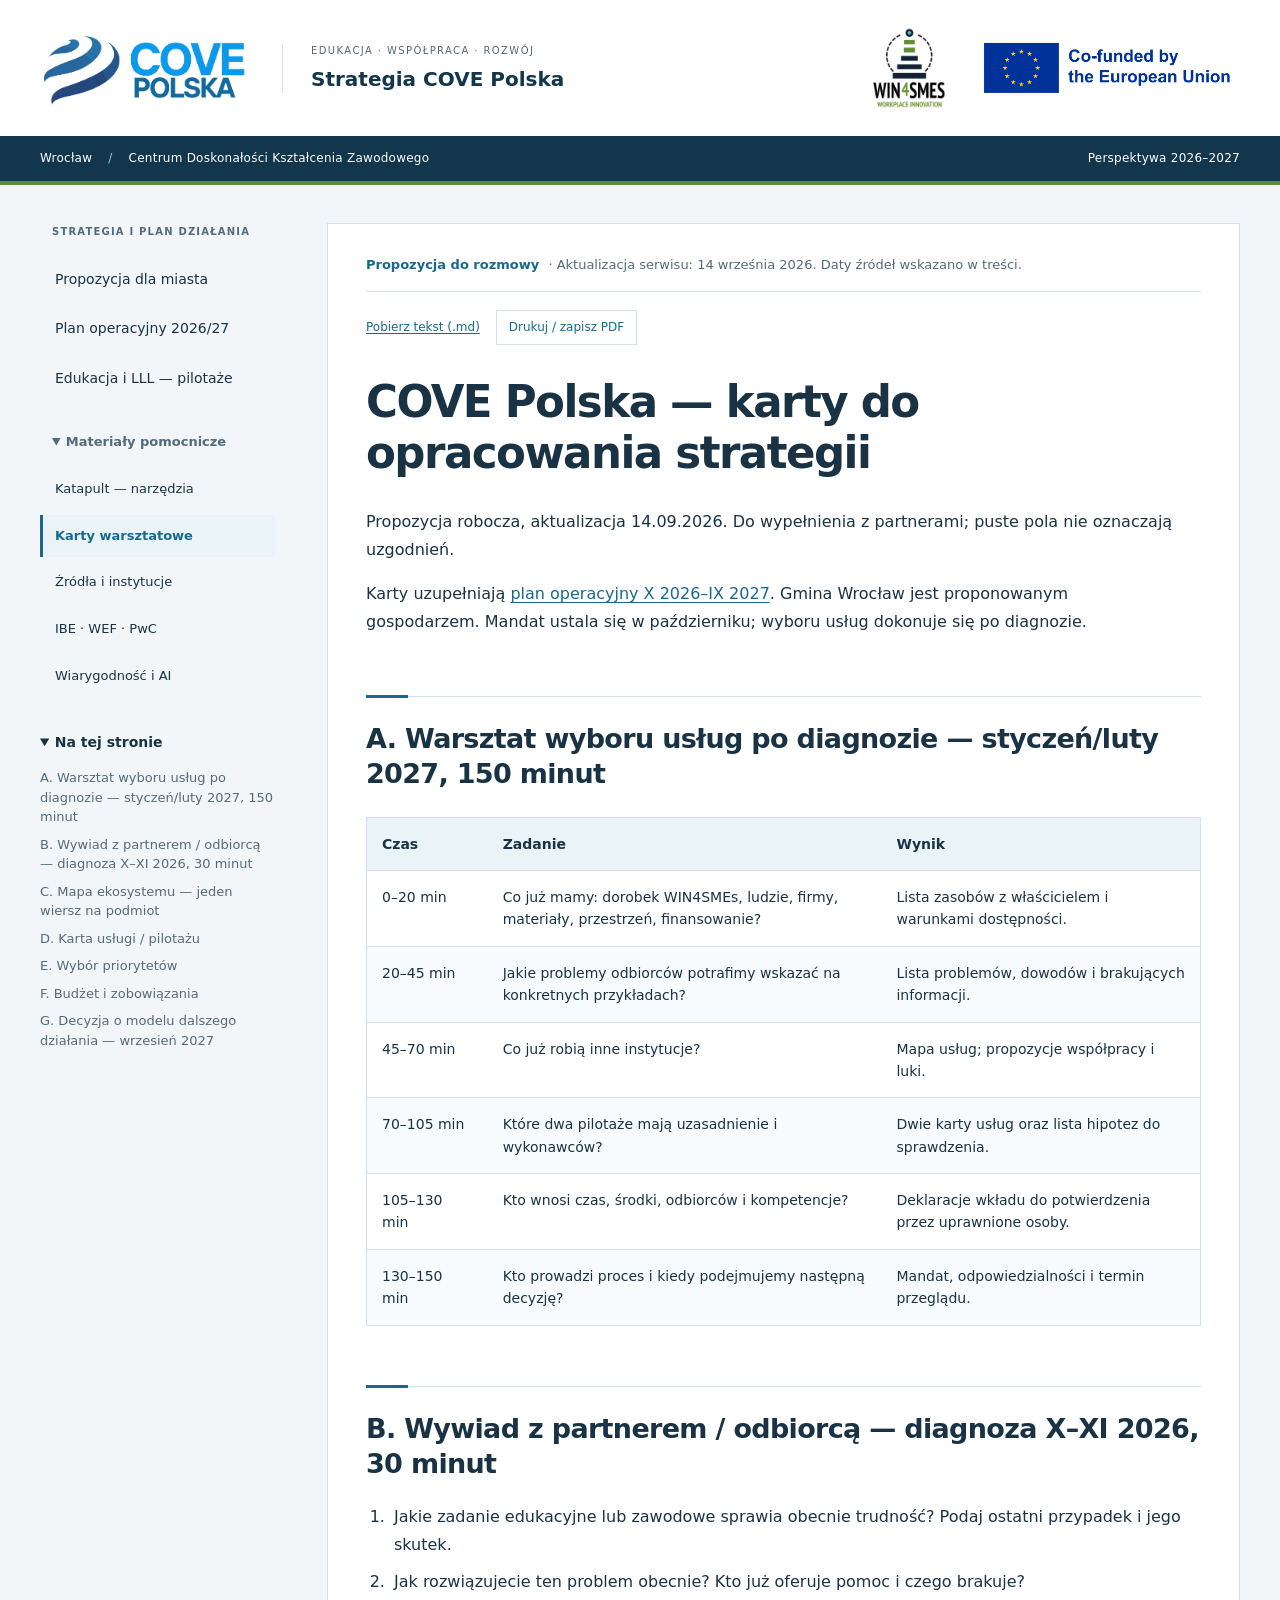
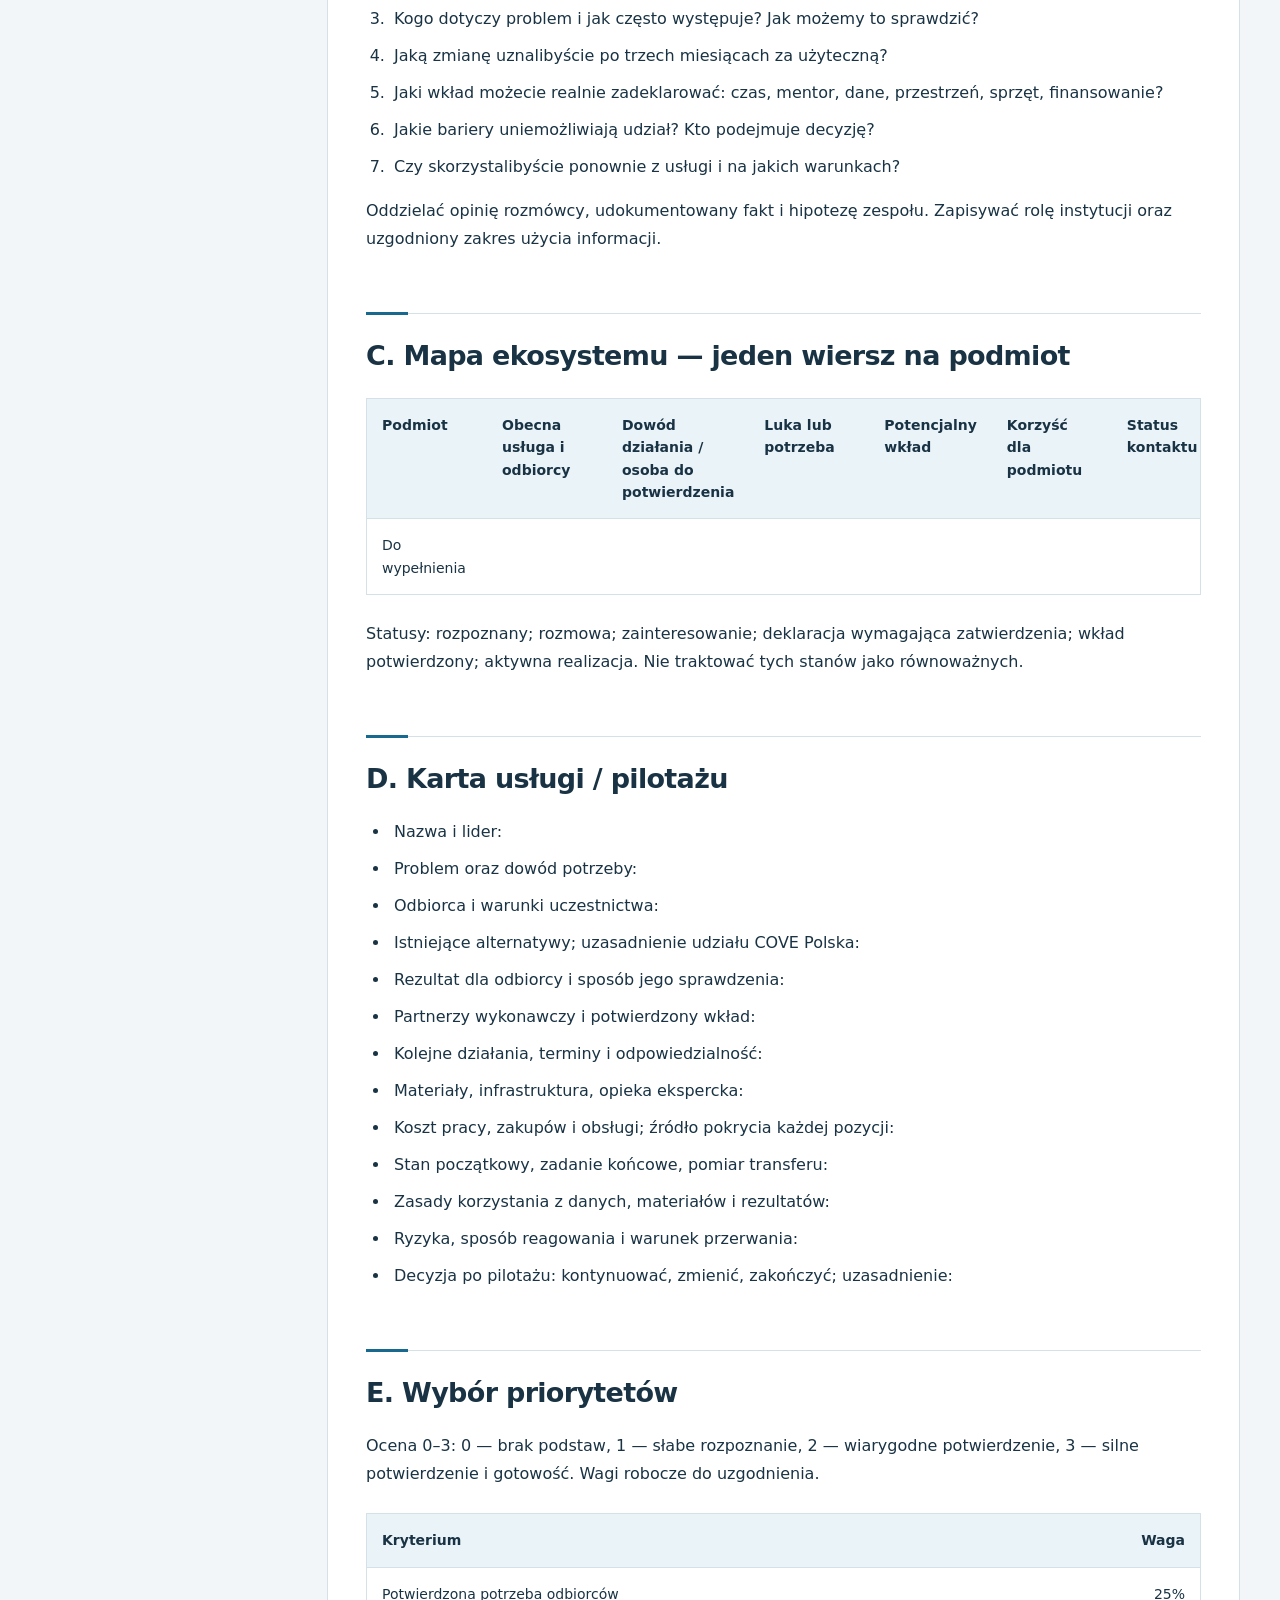
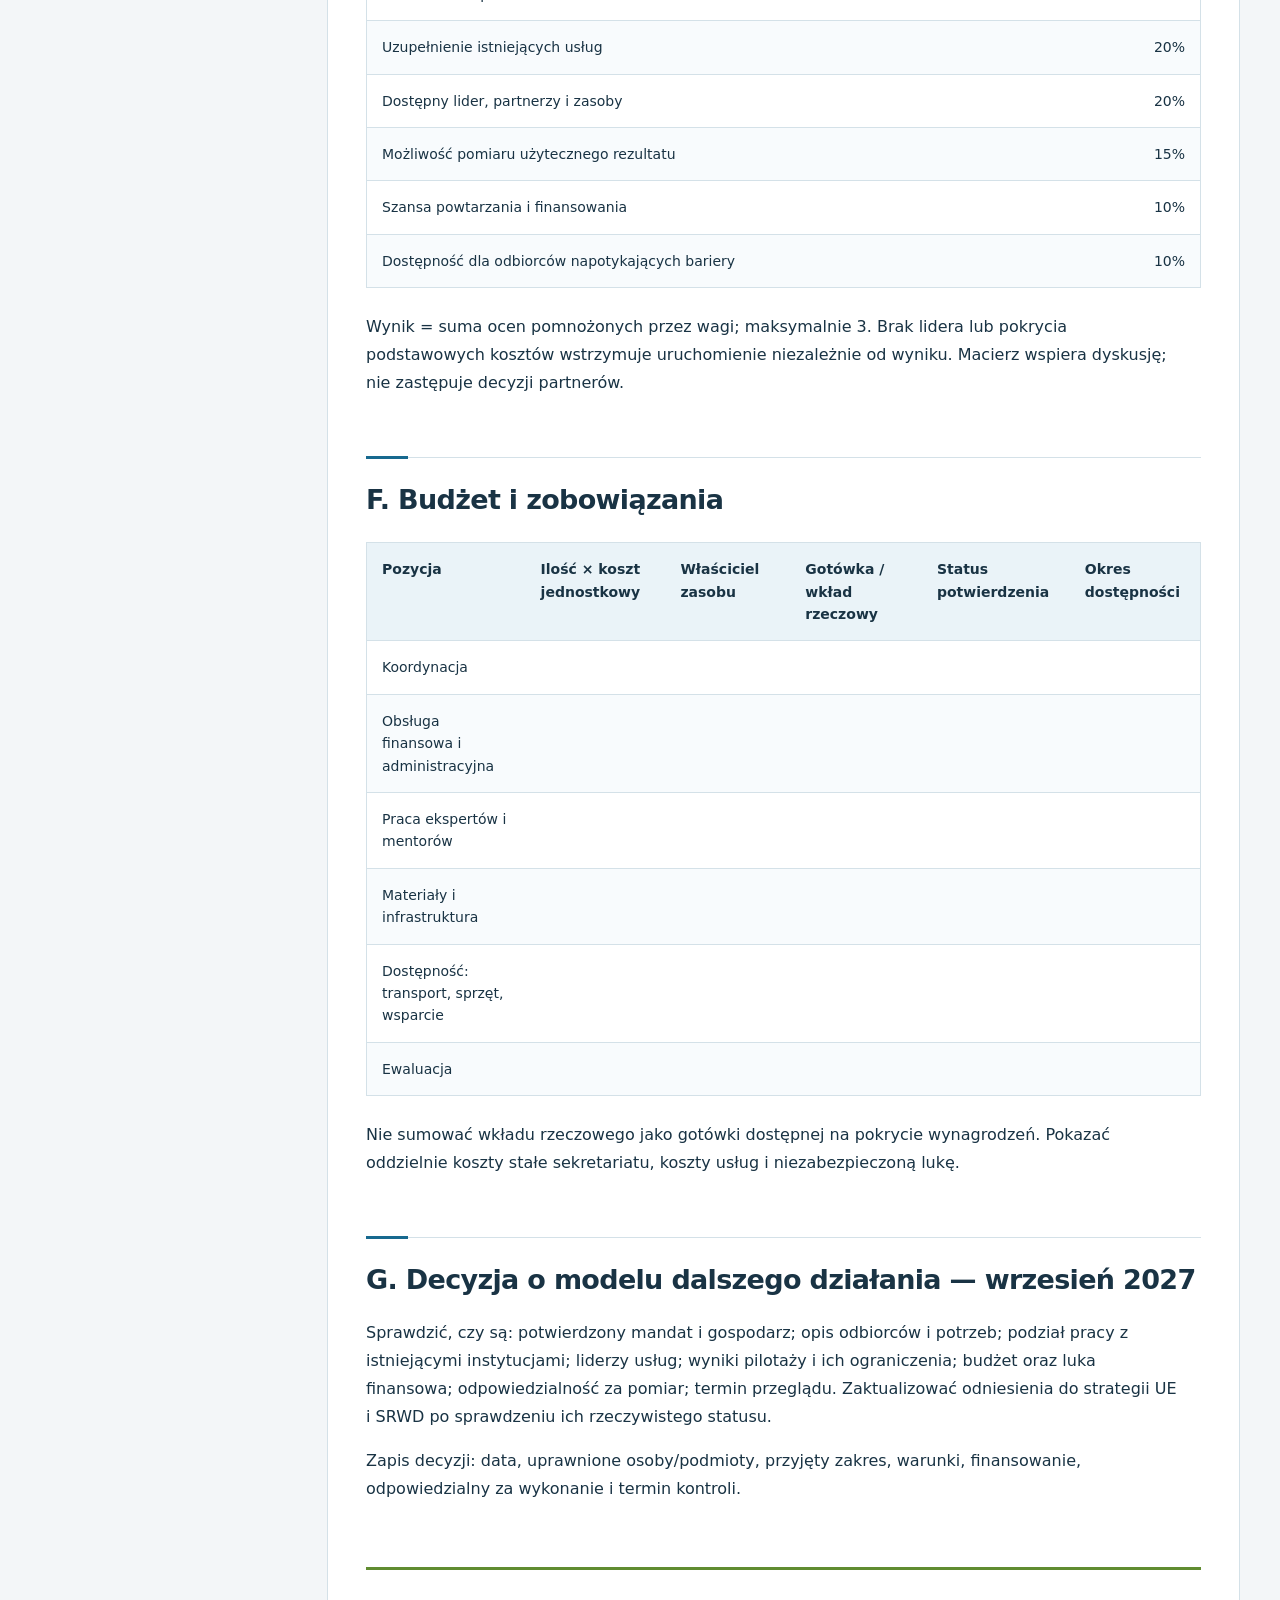
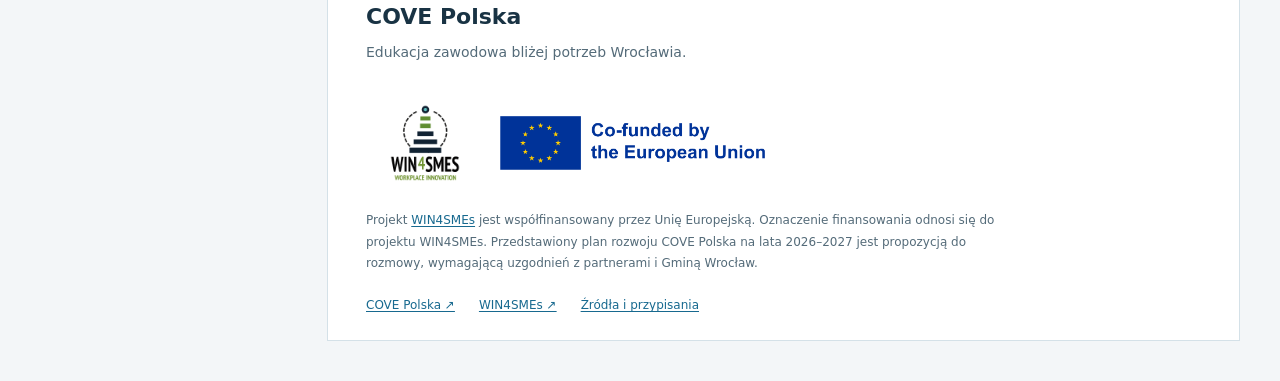
<file: warsztat.html>
<!doctype html><html lang="pl"><head><meta charset="utf-8"><meta name="viewport" content="width=device-width,initial-scale=1"><meta name="description" content="Plan rozwoju COVE Polska we Wrocławiu: współpraca edukacji, nauki i firm, pilotaże VET oraz wiarygodne korzystanie z AI."><title>Karty warsztatowe — COVE Polska</title><meta name="theme-color" content="#12364b"><link rel="stylesheet" href="style.css"></head><body class="warsztat"><a class="skip" href="#tresc">Przejdź do treści</a><header class="project-header"><a class="brand" href="index.html" aria-label="COVE Polska — strona główna"><img src="assets/branding/cove-polska.png" alt="COVE Polska" width="210" height="84"></a><div class="header-title"><span>EDUKACJA · WSPÓŁPRACA · ROZWÓJ</span><strong>Strategia COVE Polska</strong></div><div class="project-marks"><a href="https://win4smes.eu/" aria-label="Projekt WIN4SMEs"><img class="win-logo" src="assets/branding/win4smes-2025.png" alt="WIN4SMEs — Workplace Innovation" width="82" height="82"></a><img class="eu-logo" src="assets/branding/eu-cofunded.png" alt="Projekt WIN4SMEs współfinansowany przez Unię Europejską" width="260" height="58"></div></header><div class="project-ribbon"><div><span>Wrocław <span aria-hidden="true">/</span> Centrum Doskonałości Kształcenia Zawodowego</span><span>Perspektywa 2026–2027</span></div></div><div class="layout"><aside><p class="nav-label">STRATEGIA I PLAN DZIAŁANIA</p><nav aria-label="Dokumenty"><a href="plan.html">Propozycja dla miasta</a><a href="operacyjny.html">Plan operacyjny 2026/27</a><a href="edukacja-lll.html">Edukacja i LLL — pilotaże</a><details class="resource-nav" open><summary>Materiały pomocnicze</summary><a href="katapult.html">Katapult — narzędzia</a><a href="warsztat.html" aria-current="page">Karty warsztatowe</a><a href="zrodla.html">Źródła i instytucje</a><a href="analiza.html">IBE · WEF · PwC</a><a href="kompetencje.html">Wiarygodność i AI</a></details></nav><details open><summary>Na tej stronie</summary><div class="toc">
<ul>
<li><a href="#cove-polska-karty-do-opracowania-strategii">COVE Polska — karty do opracowania strategii</a><ul>
<li><a href="#a-warsztat-wyboru-usug-po-diagnozie-styczenluty-2027-150-minut">A. Warsztat wyboru usług po diagnozie — styczeń/luty 2027, 150 minut</a></li>
<li><a href="#b-wywiad-z-partnerem-odbiorca-diagnoza-xxi-2026-30-minut">B. Wywiad z partnerem / odbiorcą — diagnoza X–XI 2026, 30 minut</a></li>
<li><a href="#c-mapa-ekosystemu-jeden-wiersz-na-podmiot">C. Mapa ekosystemu — jeden wiersz na podmiot</a></li>
<li><a href="#d-karta-usugi-pilotazu">D. Karta usługi / pilotażu</a></li>
<li><a href="#e-wybor-priorytetow">E. Wybór priorytetów</a></li>
<li><a href="#f-budzet-i-zobowiazania">F. Budżet i zobowiązania</a></li>
<li><a href="#g-decyzja-o-modelu-dalszego-dziaania-wrzesien-2027">G. Decyzja o modelu dalszego działania — wrzesień 2027</a></li>
</ul>
</li>
</ul>
</div>
</details><p class="aside-note">Wrocław<br>Pierwszy rok: X 2026 – IX 2027</p></aside><main id="tresc"><div class="notice"><strong>Propozycja do rozmowy</strong> · Aktualizacja serwisu: 14 września 2026. Daty źródeł wskazano w treści.</div><div class="actions"><a download href="materialy/Karty_warsztatowe.md">Pobierz tekst (.md)</a><button type="button" onclick="window.print()">Drukuj / zapisz PDF</button></div><article><h1 id="cove-polska-karty-do-opracowania-strategii">COVE Polska — karty do opracowania strategii</h1>
<p>Propozycja robocza, aktualizacja 14.09.2026. Do wypełnienia z partnerami; puste pola nie oznaczają uzgodnień.</p>
<p>Karty uzupełniają <a href="operacyjny.html">plan operacyjny X 2026–IX 2027</a>. Gmina Wrocław jest proponowanym gospodarzem. Mandat ustala się w październiku; wyboru usług dokonuje się po diagnozie.</p>
<h2 id="a-warsztat-wyboru-usug-po-diagnozie-styczenluty-2027-150-minut">A. Warsztat wyboru usług po diagnozie — styczeń/luty 2027, 150 minut</h2>
<div class="table-scroll" tabindex="0" role="region" aria-label="Tabela — przewiń poziomo na małym ekranie"><table>
<thead>
<tr>
<th>Czas</th>
<th>Zadanie</th>
<th>Wynik</th>
</tr>
</thead>
<tbody>
<tr>
<td>0–20 min</td>
<td>Co już mamy: dorobek WIN4SMEs, ludzie, firmy, materiały, przestrzeń, finansowanie?</td>
<td>Lista zasobów z właścicielem i warunkami dostępności.</td>
</tr>
<tr>
<td>20–45 min</td>
<td>Jakie problemy odbiorców potrafimy wskazać na konkretnych przykładach?</td>
<td>Lista problemów, dowodów i brakujących informacji.</td>
</tr>
<tr>
<td>45–70 min</td>
<td>Co już robią inne instytucje?</td>
<td>Mapa usług; propozycje współpracy i luki.</td>
</tr>
<tr>
<td>70–105 min</td>
<td>Które dwa pilotaże mają uzasadnienie i wykonawców?</td>
<td>Dwie karty usług oraz lista hipotez do sprawdzenia.</td>
</tr>
<tr>
<td>105–130 min</td>
<td>Kto wnosi czas, środki, odbiorców i kompetencje?</td>
<td>Deklaracje wkładu do potwierdzenia przez uprawnione osoby.</td>
</tr>
<tr>
<td>130–150 min</td>
<td>Kto prowadzi proces i kiedy podejmujemy następną decyzję?</td>
<td>Mandat, odpowiedzialności i termin przeglądu.</td>
</tr>
</tbody>
</table></div>
<h2 id="b-wywiad-z-partnerem-odbiorca-diagnoza-xxi-2026-30-minut">B. Wywiad z partnerem / odbiorcą — diagnoza X–XI 2026, 30 minut</h2>
<ol>
<li>Jakie zadanie edukacyjne lub zawodowe sprawia obecnie trudność? Podaj ostatni przypadek i jego skutek.</li>
<li>Jak rozwiązujecie ten problem obecnie? Kto już oferuje pomoc i czego brakuje?</li>
<li>Kogo dotyczy problem i jak często występuje? Jak możemy to sprawdzić?</li>
<li>Jaką zmianę uznalibyście po trzech miesiącach za użyteczną?</li>
<li>Jaki wkład możecie realnie zadeklarować: czas, mentor, dane, przestrzeń, sprzęt, finansowanie?</li>
<li>Jakie bariery uniemożliwiają udział? Kto podejmuje decyzję?</li>
<li>Czy skorzystalibyście ponownie z usługi i na jakich warunkach?</li>
</ol>
<p>Oddzielać opinię rozmówcy, udokumentowany fakt i hipotezę zespołu. Zapisywać rolę instytucji oraz uzgodniony zakres użycia informacji.</p>
<h2 id="c-mapa-ekosystemu-jeden-wiersz-na-podmiot">C. Mapa ekosystemu — jeden wiersz na podmiot</h2>
<div class="table-scroll" tabindex="0" role="region" aria-label="Tabela — przewiń poziomo na małym ekranie"><table>
<thead>
<tr>
<th>Podmiot</th>
<th>Obecna usługa i odbiorcy</th>
<th>Dowód działania / osoba do potwierdzenia</th>
<th>Luka lub potrzeba</th>
<th>Potencjalny wkład</th>
<th>Korzyść dla podmiotu</th>
<th>Status kontaktu</th>
</tr>
</thead>
<tbody>
<tr>
<td>Do wypełnienia</td>
<td></td>
<td></td>
<td></td>
<td></td>
<td></td>
<td></td>
</tr>
</tbody>
</table></div>
<p>Statusy: rozpoznany; rozmowa; zainteresowanie; deklaracja wymagająca zatwierdzenia; wkład potwierdzony; aktywna realizacja. Nie traktować tych stanów jako równoważnych.</p>
<h2 id="d-karta-usugi-pilotazu">D. Karta usługi / pilotażu</h2>
<ul>
<li>Nazwa i lider:</li>
<li>Problem oraz dowód potrzeby:</li>
<li>Odbiorca i warunki uczestnictwa:</li>
<li>Istniejące alternatywy; uzasadnienie udziału COVE Polska:</li>
<li>Rezultat dla odbiorcy i sposób jego sprawdzenia:</li>
<li>Partnerzy wykonawczy i potwierdzony wkład:</li>
<li>Kolejne działania, terminy i odpowiedzialność:</li>
<li>Materiały, infrastruktura, opieka ekspercka:</li>
<li>Koszt pracy, zakupów i obsługi; źródło pokrycia każdej pozycji:</li>
<li>Stan początkowy, zadanie końcowe, pomiar transferu:</li>
<li>Zasady korzystania z danych, materiałów i rezultatów:</li>
<li>Ryzyka, sposób reagowania i warunek przerwania:</li>
<li>Decyzja po pilotażu: kontynuować, zmienić, zakończyć; uzasadnienie:</li>
</ul>
<h2 id="e-wybor-priorytetow">E. Wybór priorytetów</h2>
<p>Ocena 0–3: 0 — brak podstaw, 1 — słabe rozpoznanie, 2 — wiarygodne potwierdzenie, 3 — silne potwierdzenie i gotowość. Wagi robocze do uzgodnienia.</p>
<div class="table-scroll" tabindex="0" role="region" aria-label="Tabela — przewiń poziomo na małym ekranie"><table>
<thead>
<tr>
<th>Kryterium</th>
<th style="text-align: right;">Waga</th>
</tr>
</thead>
<tbody>
<tr>
<td>Potwierdzona potrzeba odbiorców</td>
<td style="text-align: right;">25%</td>
</tr>
<tr>
<td>Uzupełnienie istniejących usług</td>
<td style="text-align: right;">20%</td>
</tr>
<tr>
<td>Dostępny lider, partnerzy i zasoby</td>
<td style="text-align: right;">20%</td>
</tr>
<tr>
<td>Możliwość pomiaru użytecznego rezultatu</td>
<td style="text-align: right;">15%</td>
</tr>
<tr>
<td>Szansa powtarzania i finansowania</td>
<td style="text-align: right;">10%</td>
</tr>
<tr>
<td>Dostępność dla odbiorców napotykających bariery</td>
<td style="text-align: right;">10%</td>
</tr>
</tbody>
</table></div>
<p>Wynik = suma ocen pomnożonych przez wagi; maksymalnie 3. Brak lidera lub pokrycia podstawowych kosztów wstrzymuje uruchomienie niezależnie od wyniku. Macierz wspiera dyskusję; nie zastępuje decyzji partnerów.</p>
<h2 id="f-budzet-i-zobowiazania">F. Budżet i zobowiązania</h2>
<div class="table-scroll" tabindex="0" role="region" aria-label="Tabela — przewiń poziomo na małym ekranie"><table>
<thead>
<tr>
<th>Pozycja</th>
<th>Ilość × koszt jednostkowy</th>
<th>Właściciel zasobu</th>
<th>Gotówka / wkład rzeczowy</th>
<th>Status potwierdzenia</th>
<th>Okres dostępności</th>
</tr>
</thead>
<tbody>
<tr>
<td>Koordynacja</td>
<td></td>
<td></td>
<td></td>
<td></td>
<td></td>
</tr>
<tr>
<td>Obsługa finansowa i administracyjna</td>
<td></td>
<td></td>
<td></td>
<td></td>
<td></td>
</tr>
<tr>
<td>Praca ekspertów i mentorów</td>
<td></td>
<td></td>
<td></td>
<td></td>
<td></td>
</tr>
<tr>
<td>Materiały i infrastruktura</td>
<td></td>
<td></td>
<td></td>
<td></td>
<td></td>
</tr>
<tr>
<td>Dostępność: transport, sprzęt, wsparcie</td>
<td></td>
<td></td>
<td></td>
<td></td>
<td></td>
</tr>
<tr>
<td>Ewaluacja</td>
<td></td>
<td></td>
<td></td>
<td></td>
<td></td>
</tr>
</tbody>
</table></div>
<p>Nie sumować wkładu rzeczowego jako gotówki dostępnej na pokrycie wynagrodzeń. Pokazać oddzielnie koszty stałe sekretariatu, koszty usług i niezabezpieczoną lukę.</p>
<h2 id="g-decyzja-o-modelu-dalszego-dziaania-wrzesien-2027">G. Decyzja o modelu dalszego działania — wrzesień 2027</h2>
<p>Sprawdzić, czy są: potwierdzony mandat i gospodarz; opis odbiorców i potrzeb; podział pracy z istniejącymi instytucjami; liderzy usług; wyniki pilotaży i ich ograniczenia; budżet oraz luka finansowa; odpowiedzialność za pomiar; termin przeglądu. Zaktualizować odniesienia do strategii UE i SRWD po sprawdzeniu ich rzeczywistego statusu.</p>
<p>Zapis decyzji: data, uprawnione osoby/podmioty, przyjęty zakres, warunki, finansowanie, odpowiedzialny za wykonanie i termin kontroli.</p></article><footer class="project-footer"><div class="footer-heading"><strong>COVE Polska</strong><span>Edukacja zawodowa bliżej potrzeb Wrocławia.</span></div><div class="funding-panel"><a href="https://win4smes.eu/"><img src="assets/branding/win4smes-2025.png" alt="WIN4SMEs" width="78" height="78"></a><img src="assets/branding/eu-cofunded.png" alt="Co-funded by the European Union" width="280" height="62"></div><p>Projekt <a href="https://win4smes.eu/">WIN4SMEs</a> jest współfinansowany przez Unię Europejską. Oznaczenie finansowania odnosi się do projektu WIN4SMEs. Przedstawiony plan rozwoju COVE Polska na lata 2026–2027 jest propozycją do rozmowy, wymagającą uzgodnień z partnerami i Gminą Wrocław.</p><div class="footer-links"><a href="https://covepolska.pl/">COVE Polska ↗</a><a href="https://win4smes.eu/">WIN4SMEs ↗</a><a href="zrodla.html">Źródła i przypisania</a></div></footer></main></div><script>if(matchMedia("(max-width:900px)").matches)document.querySelector("aside > details").open=false;</script><script src="katapult.js" defer></script></body></html>
</file>
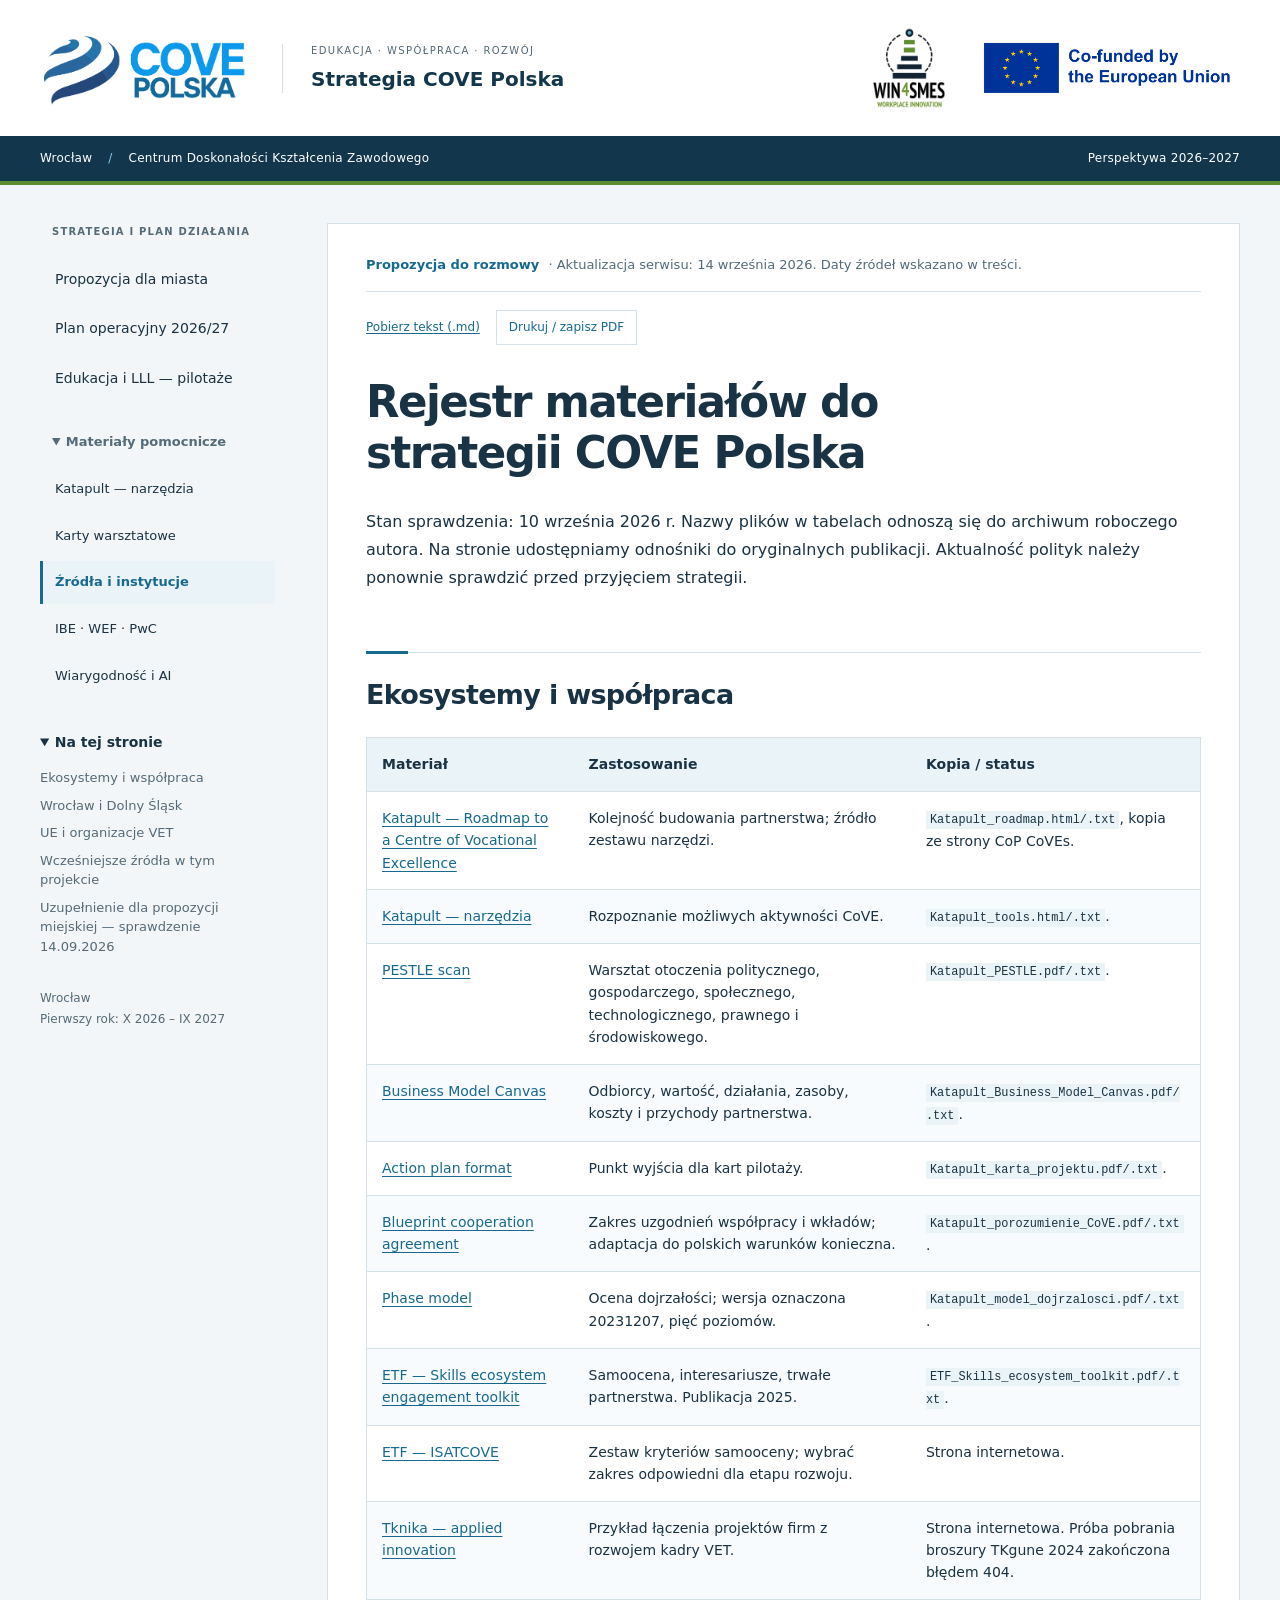
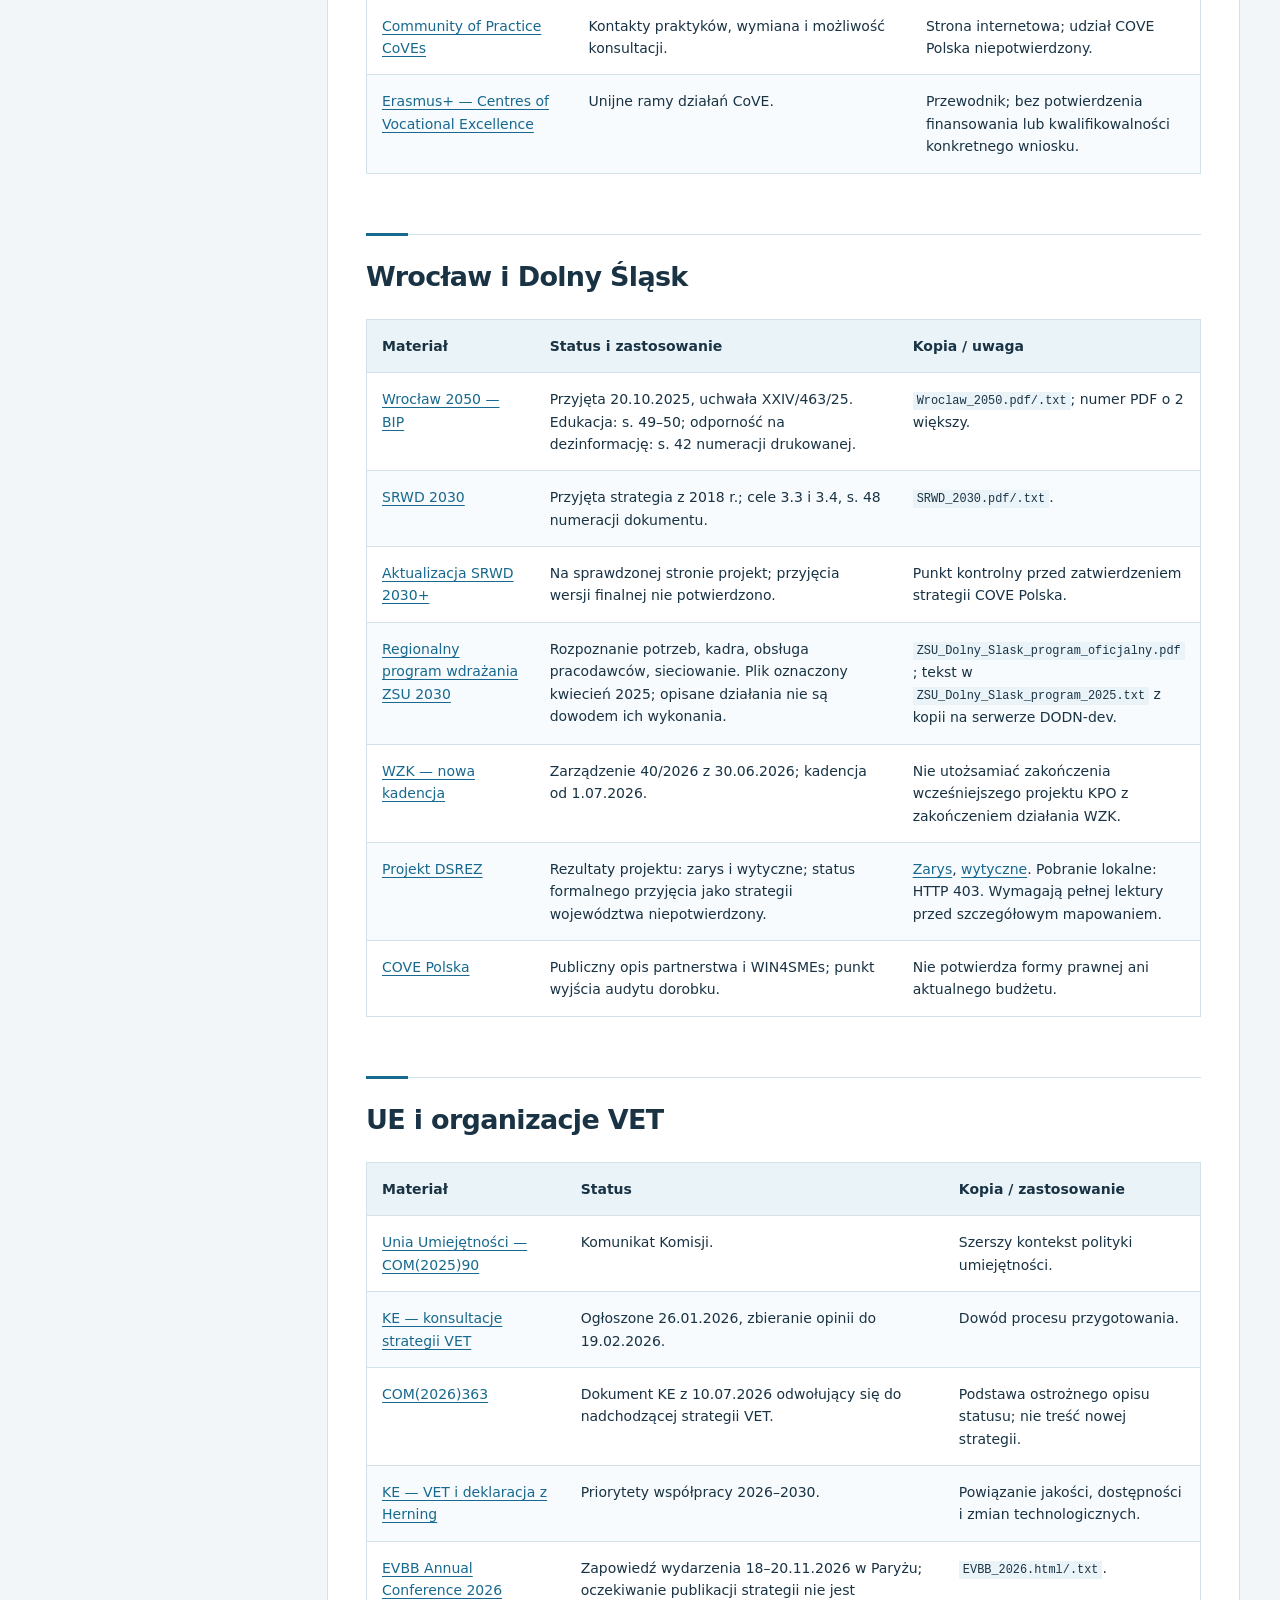
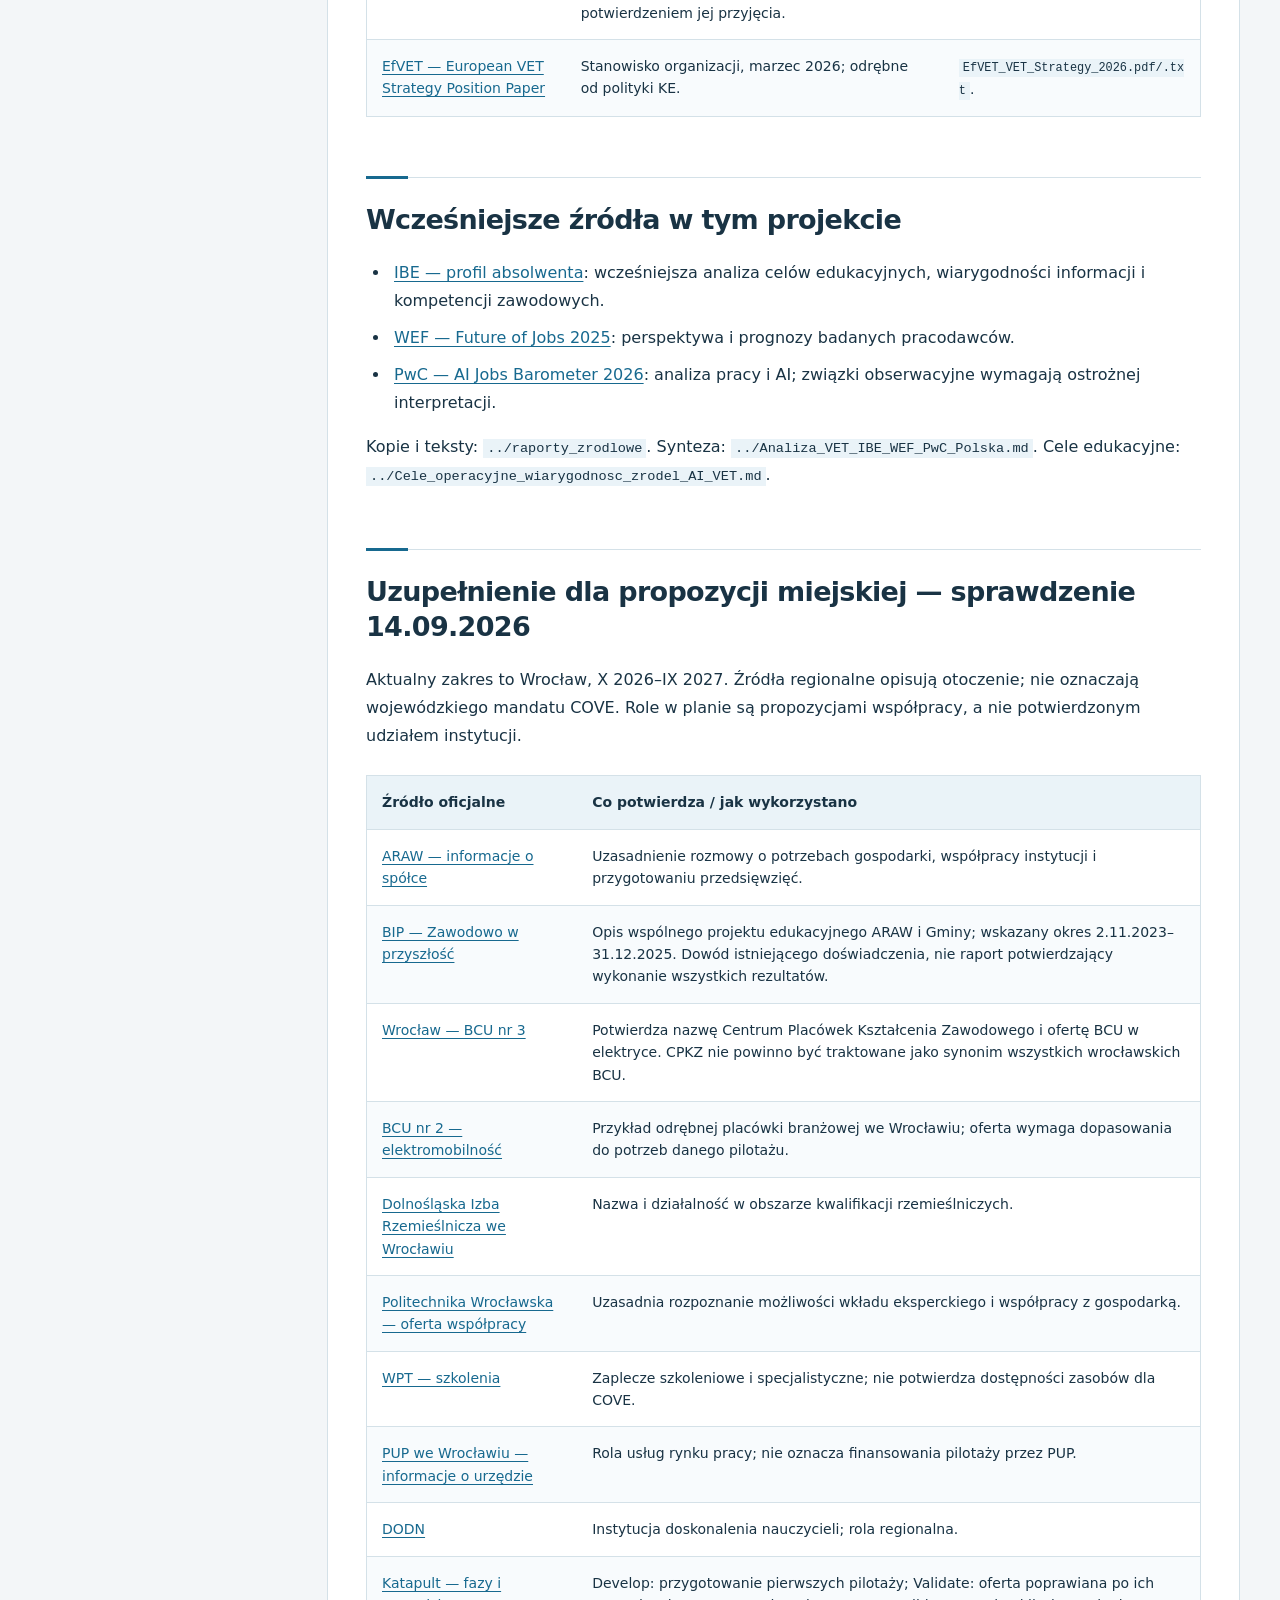
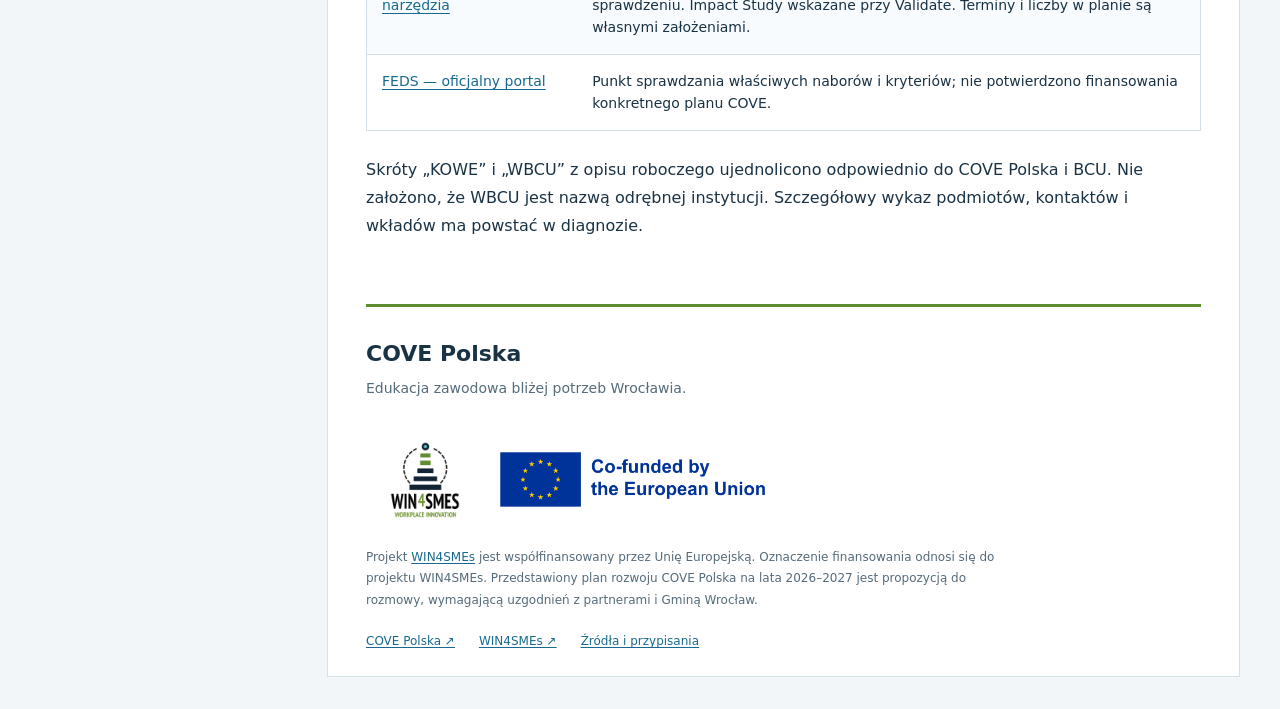
<file: zrodla.html>
<!doctype html><html lang="pl"><head><meta charset="utf-8"><meta name="viewport" content="width=device-width,initial-scale=1"><meta name="description" content="Plan rozwoju COVE Polska we Wrocławiu: współpraca edukacji, nauki i firm, pilotaże VET oraz wiarygodne korzystanie z AI."><title>Źródła i instytucje — COVE Polska</title><meta name="theme-color" content="#12364b"><link rel="stylesheet" href="style.css"></head><body class="zrodla"><a class="skip" href="#tresc">Przejdź do treści</a><header class="project-header"><a class="brand" href="index.html" aria-label="COVE Polska — strona główna"><img src="assets/branding/cove-polska.png" alt="COVE Polska" width="210" height="84"></a><div class="header-title"><span>EDUKACJA · WSPÓŁPRACA · ROZWÓJ</span><strong>Strategia COVE Polska</strong></div><div class="project-marks"><a href="https://win4smes.eu/" aria-label="Projekt WIN4SMEs"><img class="win-logo" src="assets/branding/win4smes-2025.png" alt="WIN4SMEs — Workplace Innovation" width="82" height="82"></a><img class="eu-logo" src="assets/branding/eu-cofunded.png" alt="Projekt WIN4SMEs współfinansowany przez Unię Europejską" width="260" height="58"></div></header><div class="project-ribbon"><div><span>Wrocław <span aria-hidden="true">/</span> Centrum Doskonałości Kształcenia Zawodowego</span><span>Perspektywa 2026–2027</span></div></div><div class="layout"><aside><p class="nav-label">STRATEGIA I PLAN DZIAŁANIA</p><nav aria-label="Dokumenty"><a href="plan.html">Propozycja dla miasta</a><a href="operacyjny.html">Plan operacyjny 2026/27</a><a href="edukacja-lll.html">Edukacja i LLL — pilotaże</a><details class="resource-nav" open><summary>Materiały pomocnicze</summary><a href="katapult.html">Katapult — narzędzia</a><a href="warsztat.html">Karty warsztatowe</a><a href="zrodla.html" aria-current="page">Źródła i instytucje</a><a href="analiza.html">IBE · WEF · PwC</a><a href="kompetencje.html">Wiarygodność i AI</a></details></nav><details open><summary>Na tej stronie</summary><div class="toc">
<ul>
<li><a href="#rejestr-materiaow-do-strategii-cove-polska">Rejestr materiałów do strategii COVE Polska</a><ul>
<li><a href="#ekosystemy-i-wspopraca">Ekosystemy i współpraca</a></li>
<li><a href="#wrocaw-i-dolny-slask">Wrocław i Dolny Śląsk</a></li>
<li><a href="#ue-i-organizacje-vet">UE i organizacje VET</a></li>
<li><a href="#wczesniejsze-zroda-w-tym-projekcie">Wcześniejsze źródła w tym projekcie</a></li>
<li><a href="#uzupenienie-dla-propozycji-miejskiej-sprawdzenie-14092026">Uzupełnienie dla propozycji miejskiej — sprawdzenie 14.09.2026</a></li>
</ul>
</li>
</ul>
</div>
</details><p class="aside-note">Wrocław<br>Pierwszy rok: X 2026 – IX 2027</p></aside><main id="tresc"><div class="notice"><strong>Propozycja do rozmowy</strong> · Aktualizacja serwisu: 14 września 2026. Daty źródeł wskazano w treści.</div><div class="actions"><a download href="materialy/Rejestr_zrodel.md">Pobierz tekst (.md)</a><button type="button" onclick="window.print()">Drukuj / zapisz PDF</button></div><article><h1 id="rejestr-materiaow-do-strategii-cove-polska">Rejestr materiałów do strategii COVE Polska</h1>
<p>Stan sprawdzenia: 10 września 2026 r. Nazwy plików w tabelach odnoszą się do archiwum roboczego autora. Na stronie udostępniamy odnośniki do oryginalnych publikacji. Aktualność polityk należy ponownie sprawdzić przed przyjęciem strategii.</p>
<h2 id="ekosystemy-i-wspopraca">Ekosystemy i współpraca</h2>
<div class="table-scroll" tabindex="0" role="region" aria-label="Tabela — przewiń poziomo na małym ekranie"><table>
<thead>
<tr>
<th>Materiał</th>
<th>Zastosowanie</th>
<th>Kopia / status</th>
</tr>
</thead>
<tbody>
<tr>
<td><a href="https://wearekatapult.eu/tools/roadmap-to-a-centre-of-vocational-excellence/">Katapult — Roadmap to a Centre of Vocational Excellence</a></td>
<td>Kolejność budowania partnerstwa; źródło zestawu narzędzi.</td>
<td><code>Katapult_roadmap.html/.txt</code>, kopia ze strony CoP CoVEs.</td>
</tr>
<tr>
<td><a href="https://www.wearekatapult.eu/we-are-katapult/tools/">Katapult — narzędzia</a></td>
<td>Rozpoznanie możliwych aktywności CoVE.</td>
<td><code>Katapult_tools.html/.txt</code>.</td>
</tr>
<tr>
<td><a href="https://www.wearekatapult.eu/files/Tools%20voor%20CoVE/Tool-PESTLE-scan.pdf">PESTLE scan</a></td>
<td>Warsztat otoczenia politycznego, gospodarczego, społecznego, technologicznego, prawnego i środowiskowego.</td>
<td><code>Katapult_PESTLE.pdf/.txt</code>.</td>
</tr>
<tr>
<td><a href="https://www.wearekatapult.eu/files/downloads/BMC%20English.pdf">Business Model Canvas</a></td>
<td>Odbiorcy, wartość, działania, zasoby, koszty i przychody partnerstwa.</td>
<td><code>Katapult_Business_Model_Canvas.pdf/.txt</code>.</td>
</tr>
<tr>
<td><a href="https://www.wearekatapult.eu/files/Tools%20voor%20CoVE/Action-plan-format-projects.pdf">Action plan format</a></td>
<td>Punkt wyjścia dla kart pilotaży.</td>
<td><code>Katapult_karta_projektu.pdf/.txt</code>.</td>
</tr>
<tr>
<td><a href="https://www.wearekatapult.eu/files/Tools%20voor%20CoVE/Blueprint-cooperation-agreement-CoVE.pdf">Blueprint cooperation agreement</a></td>
<td>Zakres uzgodnień współpracy i wkładów; adaptacja do polskich warunków konieczna.</td>
<td><code>Katapult_porozumienie_CoVE.pdf/.txt</code>.</td>
</tr>
<tr>
<td><a href="https://www.wearekatapult.eu/files/Tools%20voor%20CoVE/Phase%20model.pdf">Phase model</a></td>
<td>Ocena dojrzałości; wersja oznaczona 20231207, pięć poziomów.</td>
<td><code>Katapult_model_dojrzalosci.pdf/.txt</code>.</td>
</tr>
<tr>
<td><a href="https://www.etf.europa.eu/en/publications-and-resources/publications/skills-ecosystem-engagement-toolkit">ETF — Skills ecosystem engagement toolkit</a></td>
<td>Samoocena, interesariusze, trwałe partnerstwa. Publikacja 2025.</td>
<td><code>ETF_Skills_ecosystem_toolkit.pdf/.txt</code>.</td>
</tr>
<tr>
<td><a href="https://www.etf.europa.eu/ro/what-we-do/isatcove-international-self-assessment-tool-centres-vocational-excellence">ETF — ISATCOVE</a></td>
<td>Zestaw kryteriów samooceny; wybrać zakres odpowiedni dla etapu rozwoju.</td>
<td>Strona internetowa.</td>
</tr>
<tr>
<td><a href="https://tknika.eus/en/areas-2/applied-innovation-in-strategic-settings/">Tknika — applied innovation</a></td>
<td>Przykład łączenia projektów firm z rozwojem kadry VET.</td>
<td>Strona internetowa. Próba pobrania broszury TKgune 2024 zakończona błędem 404.</td>
</tr>
<tr>
<td><a href="https://www.copcoves.eu/">Community of Practice CoVEs</a></td>
<td>Kontakty praktyków, wymiana i możliwość konsultacji.</td>
<td>Strona internetowa; udział COVE Polska niepotwierdzony.</td>
</tr>
<tr>
<td><a href="https://erasmus-plus.ec.europa.eu/programme-guide/part-b/key-action-2/centres-of-vocational-excellence">Erasmus+ — Centres of Vocational Excellence</a></td>
<td>Unijne ramy działań CoVE.</td>
<td>Przewodnik; bez potwierdzenia finansowania lub kwalifikowalności konkretnego wniosku.</td>
</tr>
</tbody>
</table></div>
<h2 id="wrocaw-i-dolny-slask">Wrocław i Dolny Śląsk</h2>
<div class="table-scroll" tabindex="0" role="region" aria-label="Tabela — przewiń poziomo na małym ekranie"><table>
<thead>
<tr>
<th>Materiał</th>
<th>Status i zastosowanie</th>
<th>Kopia / uwaga</th>
</tr>
</thead>
<tbody>
<tr>
<td><a href="https://bip.um.wroc.pl/artykul/330/5367/strategia-rozwoju-wroclawia">Wrocław 2050 — BIP</a></td>
<td>Przyjęta 20.10.2025, uchwała XXIV/463/25. Edukacja: s. 49–50; odporność na dezinformację: s. 42 numeracji drukowanej.</td>
<td><code>Wroclaw_2050.pdf/.txt</code>; numer PDF o 2 większy.</td>
</tr>
<tr>
<td><a href="https://umwd.dolnyslask.pl/fileadmin/user_upload/Rozwoj_regionalny/SRWD_2030.pdf">SRWD 2030</a></td>
<td>Przyjęta strategia z 2018 r.; cele 3.3 i 3.4, s. 48 numeracji dokumentu.</td>
<td><code>SRWD_2030.pdf/.txt</code>.</td>
</tr>
<tr>
<td><a href="https://umwd.dolnyslask.pl/rozwoj/proces-aktualizacji-strategii-rozwoju-wojewodztwa-dolnoslaskiego-2030/aktualna-wersja-projektu-srwd-2030/">Aktualizacja SRWD 2030+</a></td>
<td>Na sprawdzonej stronie projekt; przyjęcia wersji finalnej nie potwierdzono.</td>
<td>Punkt kontrolny przed zatwierdzeniem strategii COVE Polska.</td>
</tr>
<tr>
<td><a href="https://dodn.dolnyslask.pl/wp-content/uploads/ZPW_ZSU2030kwiec2025_ZalNr1doUchwaly3_2024-zakt.pdf">Regionalny program wdrażania ZSU 2030</a></td>
<td>Rozpoznanie potrzeb, kadra, obsługa pracodawców, sieciowanie. Plik oznaczony kwiecień 2025; opisane działania nie są dowodem ich wykonania.</td>
<td><code>ZSU_Dolny_Slask_program_oficjalny.pdf</code>; tekst w <code>ZSU_Dolny_Slask_program_2025.txt</code> z kopii na serwerze DODN-dev.</td>
</tr>
<tr>
<td><a href="https://umwd.dolnyslask.pl/pl/edukacja/aktualnosci/artykul/zarzadzenie-nr-402026-marszalka-wojewodztwa-dolnoslaskiego-z-dnia-30-czerwca-2026-r-w-sprawie/">WZK — nowa kadencja</a></td>
<td>Zarządzenie 40/2026 z 30.06.2026; kadencja od 1.07.2026.</td>
<td>Nie utożsamiać zakończenia wcześniejszego projektu KPO z zakończeniem działania WZK.</td>
</tr>
<tr>
<td><a href="https://www.ideis.pl/wroclaw/nauka-i-badania/projekty-badawcze-i-naukowe/dolnoslaska-strategia-rozwoju-edukacji-zawodowej">Projekt DSREZ</a></td>
<td>Rezultaty projektu: zarys i wytyczne; status formalnego przyjęcia jako strategii województwa niepotwierdzony.</td>
<td><a href="https://www.ideis.pl/sites/dsw/files/2025-12/zarys-strategii.pdf">Zarys</a>, <a href="https://www.ideis.pl/sites/dsw/files/2025-12/wytyczne-do-strategii-dsrez_0.pdf">wytyczne</a>. Pobranie lokalne: HTTP 403. Wymagają pełnej lektury przed szczegółowym mapowaniem.</td>
</tr>
<tr>
<td><a href="https://covepolska.pl/">COVE Polska</a></td>
<td>Publiczny opis partnerstwa i WIN4SMEs; punkt wyjścia audytu dorobku.</td>
<td>Nie potwierdza formy prawnej ani aktualnego budżetu.</td>
</tr>
</tbody>
</table></div>
<h2 id="ue-i-organizacje-vet">UE i organizacje VET</h2>
<div class="table-scroll" tabindex="0" role="region" aria-label="Tabela — przewiń poziomo na małym ekranie"><table>
<thead>
<tr>
<th>Materiał</th>
<th>Status</th>
<th>Kopia / zastosowanie</th>
</tr>
</thead>
<tbody>
<tr>
<td><a href="https://eur-lex.europa.eu/legal-content/EN/ALL/?uri=celex%3A52025DC0090">Unia Umiejętności — COM(2025)90</a></td>
<td>Komunikat Komisji.</td>
<td>Szerszy kontekst polityki umiejętności.</td>
</tr>
<tr>
<td><a href="https://employment-social-affairs.ec.europa.eu/news/boosting-eu-competitiveness-commission-launches-call-evidence-new-vocational-education-and-training-2026-01-26_en">KE — konsultacje strategii VET</a></td>
<td>Ogłoszone 26.01.2026, zbieranie opinii do 19.02.2026.</td>
<td>Dowód procesu przygotowania.</td>
</tr>
<tr>
<td><a href="https://eur-lex.europa.eu/legal-content/EN/ALL/?uri=celex%3A52026DC0363">COM(2026)363</a></td>
<td>Dokument KE z 10.07.2026 odwołujący się do nadchodzącej strategii VET.</td>
<td>Podstawa ostrożnego opisu statusu; nie treść nowej strategii.</td>
</tr>
<tr>
<td><a href="https://employment-social-affairs.ec.europa.eu/policies-and-activities/skills-and-qualifications/skills-jobs/vocational-education-and-training-vet_en">KE — VET i deklaracja z Herning</a></td>
<td>Priorytety współpracy 2026–2030.</td>
<td>Powiązanie jakości, dostępności i zmian technologicznych.</td>
</tr>
<tr>
<td><a href="https://evbb.eu/events/welcome-to-the-evbb-annual-conference-2026/">EVBB Annual Conference 2026</a></td>
<td>Zapowiedź wydarzenia 18–20.11.2026 w Paryżu; oczekiwanie publikacji strategii nie jest potwierdzeniem jej przyjęcia.</td>
<td><code>EVBB_2026.html/.txt</code>.</td>
</tr>
<tr>
<td><a href="https://efvet.org/wp-content/uploads/2026/03/European-VET-Strategy-EfVET-Position-Paper.pdf">EfVET — European VET Strategy Position Paper</a></td>
<td>Stanowisko organizacji, marzec 2026; odrębne od polityki KE.</td>
<td><code>EfVET_VET_Strategy_2026.pdf/.txt</code>.</td>
</tr>
</tbody>
</table></div>
<h2 id="wczesniejsze-zroda-w-tym-projekcie">Wcześniejsze źródła w tym projekcie</h2>
<ul>
<li><a href="https://ibe.edu.pl/files/BIBLIOTEKA/IBE-PIB/profil-absolwenta-szkoly-ponadpodstawowe.pdf">IBE — profil absolwenta</a>: wcześniejsza analiza celów edukacyjnych, wiarygodności informacji i kompetencji zawodowych.</li>
<li><a href="https://reports.weforum.org/docs/WEF_Future_of_Jobs_Report_2025.pdf">WEF — Future of Jobs 2025</a>: perspektywa i prognozy badanych pracodawców.</li>
<li><a href="https://www.pwc.es/es/consultoria/assets/barometro-global-impacto-inteligencia-artificial-empleo-2026.pdf">PwC — AI Jobs Barometer 2026</a>: analiza pracy i AI; związki obserwacyjne wymagają ostrożnej interpretacji.</li>
</ul>
<p>Kopie i teksty: <code>../raporty_zrodlowe</code>. Synteza: <code>../Analiza_VET_IBE_WEF_PwC_Polska.md</code>. Cele edukacyjne: <code>../Cele_operacyjne_wiarygodnosc_zrodel_AI_VET.md</code>.</p>
<h2 id="uzupenienie-dla-propozycji-miejskiej-sprawdzenie-14092026">Uzupełnienie dla propozycji miejskiej — sprawdzenie 14.09.2026</h2>
<p>Aktualny zakres to Wrocław, X 2026–IX 2027. Źródła regionalne opisują otoczenie; nie oznaczają wojewódzkiego mandatu COVE. Role w planie są propozycjami współpracy, a nie potwierdzonym udziałem instytucji.</p>
<div class="table-scroll" tabindex="0" role="region" aria-label="Tabela — przewiń poziomo na małym ekranie"><table>
<thead>
<tr>
<th>Źródło oficjalne</th>
<th>Co potwierdza / jak wykorzystano</th>
</tr>
</thead>
<tbody>
<tr>
<td><a href="https://araw.pl/informacje-o-spolce">ARAW — informacje o spółce</a></td>
<td>Uzasadnienie rozmowy o potrzebach gospodarki, współpracy instytucji i przygotowaniu przedsięwzięć.</td>
</tr>
<tr>
<td><a href="https://bip.um.wroc.pl/artykul/1146/71159/zawodowo-w-przyszlosc-rozwoj-umiejetnosci-niezbednych-na-rynku-pracy-aglomeracji-wroclawskiej">BIP — Zawodowo w przyszłość</a></td>
<td>Opis wspólnego projektu edukacyjnego ARAW i Gminy; wskazany okres 2.11.2023–31.12.2025. Dowód istniejącego doświadczenia, nie raport potwierdzający wykonanie wszystkich rezultatów.</td>
</tr>
<tr>
<td><a href="https://www.wroclaw.pl/dla-mieszkanca/branzowe-centrum-umiejetnosci-nr-3-bezplatne-szkolenia-w-dziedzinie-elektryki">Wrocław — BCU nr 3</a></td>
<td>Potwierdza nazwę Centrum Placówek Kształcenia Zawodowego i ofertę BCU w elektryce. CPKZ nie powinno być traktowane jako synonim wszystkich wrocławskich BCU.</td>
</tr>
<tr>
<td><a href="https://bcu2.wroclaw.pl/">BCU nr 2 — elektromobilność</a></td>
<td>Przykład odrębnej placówki branżowej we Wrocławiu; oferta wymaga dopasowania do potrzeb danego pilotażu.</td>
</tr>
<tr>
<td><a href="https://izba.wroc.pl/zostan-mistrzem-chcesz-zdobyc-kwalifikacje-zawodowe-chcesz-potwierdzic-posiadane-kwalifikacje-zawodowe-zglos-sie-do-nas/">Dolnośląska Izba Rzemieślnicza we Wrocławiu</a></td>
<td>Nazwa i działalność w obszarze kwalifikacji rzemieślniczych.</td>
</tr>
<tr>
<td><a href="https://pwr.edu.pl/badania/oferta-wspolpracy">Politechnika Wrocławska — oferta współpracy</a></td>
<td>Uzasadnia rozpoznanie możliwości wkładu eksperckiego i współpracy z gospodarką.</td>
</tr>
<tr>
<td><a href="https://www.technologpark.pl/oferta/szkolenia/">WPT — szkolenia</a></td>
<td>Zaplecze szkoleniowe i specjalistyczne; nie potwierdza dostępności zasobów dla COVE.</td>
</tr>
<tr>
<td><a href="https://wroclaw.praca.gov.pl/urzad/informacje-o-urzedzie">PUP we Wrocławiu — informacje o urzędzie</a></td>
<td>Rola usług rynku pracy; nie oznacza finansowania pilotaży przez PUP.</td>
</tr>
<tr>
<td><a href="https://dodn.dolnyslask.pl/">DODN</a></td>
<td>Instytucja doskonalenia nauczycieli; rola regionalna.</td>
</tr>
<tr>
<td><a href="https://www.wearekatapult.eu/we-are-katapult/tools/">Katapult — fazy i narzędzia</a></td>
<td>Develop: przygotowanie pierwszych pilotaży; Validate: oferta poprawiana po ich sprawdzeniu. Impact Study wskazane przy Validate. Terminy i liczby w planie są własnymi założeniami.</td>
</tr>
<tr>
<td><a href="https://funduszeuedolnoslaskie.pl/">FEDS — oficjalny portal</a></td>
<td>Punkt sprawdzania właściwych naborów i kryteriów; nie potwierdzono finansowania konkretnego planu COVE.</td>
</tr>
</tbody>
</table></div>
<p>Skróty „KOWE” i „WBCU” z opisu roboczego ujednolicono odpowiednio do COVE Polska i BCU. Nie założono, że WBCU jest nazwą odrębnej instytucji. Szczegółowy wykaz podmiotów, kontaktów i wkładów ma powstać w diagnozie.</p></article><footer class="project-footer"><div class="footer-heading"><strong>COVE Polska</strong><span>Edukacja zawodowa bliżej potrzeb Wrocławia.</span></div><div class="funding-panel"><a href="https://win4smes.eu/"><img src="assets/branding/win4smes-2025.png" alt="WIN4SMEs" width="78" height="78"></a><img src="assets/branding/eu-cofunded.png" alt="Co-funded by the European Union" width="280" height="62"></div><p>Projekt <a href="https://win4smes.eu/">WIN4SMEs</a> jest współfinansowany przez Unię Europejską. Oznaczenie finansowania odnosi się do projektu WIN4SMEs. Przedstawiony plan rozwoju COVE Polska na lata 2026–2027 jest propozycją do rozmowy, wymagającą uzgodnień z partnerami i Gminą Wrocław.</p><div class="footer-links"><a href="https://covepolska.pl/">COVE Polska ↗</a><a href="https://win4smes.eu/">WIN4SMEs ↗</a><a href="zrodla.html">Źródła i przypisania</a></div></footer></main></div><script>if(matchMedia("(max-width:900px)").matches)document.querySelector("aside > details").open=false;</script><script src="katapult.js" defer></script></body></html>
</file>
<file: style.css>
:root{color-scheme:light dark;--bg:#f7f9fa;--paper:#fff;--text:#202d34;--muted:#52636c;--accent:#086451;--tint:#edf6f2;--line:#d7e0e3}*{box-sizing:border-box}html{scroll-padding-top:24px}body{margin:0;background:var(--bg);color:var(--text);font-family:system-ui,-apple-system,BlinkMacSystemFont,"Segoe UI",sans-serif;line-height:1.75}a{color:var(--accent);text-underline-offset:.2em;overflow-wrap:anywhere}a:hover{text-decoration-thickness:2px}a:focus-visible,button:focus-visible,summary:focus-visible,[tabindex]:focus-visible{outline:3px solid var(--accent);outline-offset:4px}.skip{position:absolute;left:12px;top:-70px;padding:10px;background:var(--paper);z-index:4}.skip:focus{top:12px}header{max-width:1440px;margin:auto;padding:22px 40px;display:flex;align-items:center;justify-content:space-between;gap:20px;border-bottom:1px solid var(--line)}.brand{font-size:22px;font-weight:750;text-decoration:none;color:var(--text);line-height:1.2}.brand span{display:block;font-size:12px;font-weight:500;color:var(--muted);margin-top:4px}.toplink{font-size:14px}.layout{max-width:1440px;margin:auto;display:grid;grid-template-columns:270px minmax(0,1fr);gap:55px;padding:40px}aside{align-self:start;position:sticky;top:20px;max-height:calc(100dvh - 40px);overflow:auto;font-size:14px;padding:0 10px 20px 0}nav{display:grid;gap:5px;margin-bottom:32px}nav a{padding:10px 12px;text-decoration:none;border-radius:3px;color:var(--text)}nav a[aria-current]{background:var(--accent);color:white;font-weight:650}summary{font-weight:700;cursor:pointer}.toc ul{list-style:none;padding:0}.toc>ul>li>a{display:none}.toc ul ul{margin:12px 0}.toc ul ul ul{display:none}.toc li{margin-bottom:8px}.toc a{color:var(--muted);text-decoration:none;font-size:13px;line-height:1.5;display:block}.toc a:hover{color:var(--accent)}.aside-note{color:var(--muted);margin-top:32px;font-size:12px}main{min-width:0}.notice{background:var(--tint);border-left:3px solid var(--accent);padding:13px 18px;font-size:13px}.actions{display:flex;gap:20px;align-items:center;flex-wrap:wrap;margin:22px 0 35px;font-size:13px}button{font:inherit;color:var(--accent);background:transparent;border:1px solid var(--line);padding:6px 12px;cursor:pointer;border-radius:3px}article{max-width:1000px}h1{font-size:clamp(29px,3.4vw,45px);line-height:1.16;letter-spacing:-.035em;margin:0 0 30px;font-weight:750;text-wrap:balance}h2{font-size:27px;line-height:1.3;letter-spacing:-.025em;margin:60px 0 22px;padding-top:15px;border-top:2px solid var(--line)}h3{font-size:20px;line-height:1.4;margin-top:32px}p,li{font-size:16px}article p{max-width:80ch}article li{padding-left:4px;margin-bottom:9px}article ul,article ol{padding-left:24px}strong{font-weight:680}code{font-size:.85em;background:var(--tint);padding:2px 4px;overflow-wrap:anywhere}pre{overflow:auto;padding:20px;background:var(--tint)}blockquote{margin:25px 0;padding:2px 22px;border-left:3px solid var(--accent);background:var(--tint)}.table-scroll{overflow:auto;margin:25px 0;max-width:100%;border:1px solid var(--line)}table{border-collapse:collapse;width:100%;font-size:14px;line-height:1.6;min-width:590px}th{text-align:left;background:var(--tint);font-weight:650}th,td{padding:15px;vertical-align:top;border-bottom:1px solid var(--line)}tr:last-child td{border-bottom:0}td{min-width:120px}footer{margin-top:65px;padding:25px 0;border-top:1px solid var(--line);font-size:13px;color:var(--muted)}@media(max-width:900px){header{padding:20px}.layout{display:block;padding:25px 20px}aside{position:static;max-height:none;padding:0}nav{display:flex;flex-wrap:wrap;gap:4px;margin-bottom:16px}nav a{font-size:13px;padding:8px 10px}aside details{margin:12px 0 25px}.aside-note{display:none}h2{font-size:24px;margin-top:42px}.toplink{font-size:12px}}@media(prefers-color-scheme:dark){:root{--bg:#121c22;--paper:#19262d;--text:#e1e9ed;--muted:#aebfc8;--accent:#8ed5bd;--tint:#20352e;--line:#3c4d55}nav a[aria-current]{color:#142720}}@media print{body{background:white;color:black;font-size:10pt}header,aside,.actions,.skip{display:none}.layout{display:block;padding:0}.notice{background:none;font-size:9pt;border-color:#333}h1{font-size:24pt}h2{font-size:16pt;margin-top:25px;break-after:avoid}h3{break-after:avoid}p,li{font-size:10pt}table{min-width:0;font-size:8pt}th,td{padding:6px;min-width:0}.table-scroll{overflow:visible}a{color:black}tr{break-inside:avoid}footer{font-size:8pt}pre{white-space:pre-wrap}}
/* Katapult: seven-stage document navigation with independent Polish commentary. */
body.katapult,body.katapult-linki{--accent:#a4145d;--tint:#fbf0f5}body.katapult h1{max-width:750px}.roadmap{margin:32px 0;display:grid;gap:12px}.road-step{border:1px solid var(--line);background:var(--paper);border-radius:4px}.road-step>summary{padding:18px 20px;display:flex;align-items:center;gap:18px;list-style:none;font-size:20px;line-height:1.4;color:var(--accent)}.road-step>summary::-webkit-details-marker{display:none}.road-step>summary:after{content:'+';font-size:24px;margin-left:auto}.road-step[open]>summary:after{content:'−'}.step-no{background:var(--accent);color:white;flex:none;border-radius:50%;width:32px;height:32px;text-align:center;font-size:17px;line-height:32px}.step-body{padding:0 24px 20px 70px}.tool-links{display:flex;gap:8px;flex-wrap:wrap}.tool-links a{font-size:13px;background:var(--tint);padding:7px 10px;border:1px solid var(--line);border-radius:3px}.application{border-left:3px solid var(--accent);padding:10px 16px;background:var(--tint);font-size:14px}.tool-controls{padding:20px;background:var(--paper);border:1px solid var(--line);margin:25px 0}.tool-controls label{display:block;font-weight:650}.tool-controls input{width:100%;max-width:600px;margin-top:8px;padding:12px;font:inherit;color:var(--text);background:var(--bg);border:1px solid var(--muted);border-radius:3px}#tool-count{font-size:13px;margin-bottom:0;color:var(--muted)}.kat-tool{padding:25px 0;border-bottom:1px solid var(--line);scroll-margin-top:25px}.kat-tool[hidden]{display:none}.kat-tool h3{font-size:25px;margin:8px 0}.tool-meta{font-size:12px;color:var(--accent);font-weight:650}.original-title{font-size:13px;color:var(--muted);margin-top:0}.availability,.credit{font-size:13px}.credit{color:var(--muted)}.source-button{font-size:14px;font-weight:650}.blocks-grid{display:grid;grid-template-columns:1fr 1fr;gap:20px}.building-block{padding:20px;background:var(--paper);border-top:3px solid var(--accent)}.building-block h3{margin-top:0}.building-block p{font-size:14px}.building-block a{font-size:13px}.worksheet-actions{display:flex;flex-wrap:wrap;gap:10px;margin:24px 0}.worksheet-actions span{flex-basis:100%;font-size:13px}.worksheets{display:grid;gap:10px}.worksheet{border:1px solid var(--line);background:var(--paper)}.worksheet summary{padding:17px}.worksheet-fields{display:grid;gap:8px;padding:0 20px 20px}.worksheet-fields label{font-size:14px;font-weight:600}.worksheet-fields textarea{width:100%;font:inherit;font-size:15px;color:var(--text);background:var(--bg);padding:10px;border:1px solid var(--muted);resize:vertical;margin-bottom:12px}.print-note{display:none}.link-register details{padding:14px;border-bottom:1px solid var(--line)}.link-register li{font-size:14px}.link-state{font-size:12px;color:var(--muted);display:block}.katapult input:focus-visible,.katapult textarea:focus-visible{outline:3px solid var(--accent);outline-offset:3px}@media(max-width:640px){.step-body{padding:0 18px 15px}.road-step>summary{padding:15px;gap:12px;font-size:17px}.blocks-grid{grid-template-columns:1fr}.kat-tool h3{font-size:23px}}@media(prefers-color-scheme:dark){body.katapult,body.katapult-linki{--accent:#ffacd3;--tint:#36222c}.step-no{color:#27151e}}@media print{.tool-controls,.worksheet-actions{display:none!important}.kat-tool[hidden]{display:block}.step-body{padding-left:15px}.road-step,.kat-tool,.building-block{break-inside:avoid}.step-no{color:black;background:none}.worksheet-fields textarea{display:none}.print-note{display:block;white-space:pre-wrap;padding:8px 0;overflow-wrap:anywhere}.print-worksheets article>*:not(.worksheets){display:none}.print-worksheets .worksheets{display:block}.worksheet{break-inside:avoid;margin:20px 0}.blocks-grid{display:block}body.katapult{--accent:#333;--tint:#fff}}
.resource-nav{margin-top:16px;font-size:13px}.resource-nav>summary{padding:10px 12px;color:var(--muted);font-weight:600}.resource-nav>a{display:block;margin-top:4px}.municipal-model{display:grid;gap:10px;max-width:780px;margin:28px 0}.model-row{background:var(--paper);border-left:4px solid var(--accent);padding:16px 22px;display:grid;gap:4px}.model-row span{color:var(--muted);font-size:14px}.model-row:nth-child(2){margin-left:20px}.model-row:nth-child(3){margin-left:40px}.model-row:nth-child(4){margin-left:60px}body.plan h1{font-size:clamp(32px,4vw,52px)}@media(max-width:900px){.resource-nav{width:100%;margin-top:2px}.resource-nav>a{display:inline-block;margin:3px 0}.resource-nav>summary{padding-left:10px}}@media(max-width:640px){.model-row:nth-child(n){margin-left:0;padding:14px}}@media print{.municipal-model{break-inside:avoid}.model-row:nth-child(n){margin-left:0}}
/* Project identity: original COVE Polska, WIN4SMEs and EU marks. */
:root{--bg:#f3f6f8;--text:#193344;--muted:#546b79;--accent:#17698f;--tint:#eaf3f8;--line:#d4e1e8;--brand-navy:#12364b;--brand-green:#608c31}
.project-header{max-width:none;background:#fff;padding:24px max(40px,calc((100vw - 1360px)/2));border:0;gap:32px;min-height:136px}.brand{flex:none}.brand img{display:block;width:210px;height:auto}.header-title{border-left:1px solid #d4e1e8;padding-left:28px;flex:1;color:#12364b;line-height:1.4}.header-title>span{display:block;font-size:10px;letter-spacing:.14em;color:#526976;margin-bottom:7px}.header-title>strong{font-size:20px;font-weight:650}.project-marks{display:flex;align-items:center;gap:30px}.project-marks img{display:block;object-fit:contain}.win-logo{width:82px;height:82px}.eu-logo{width:260px;height:auto}.project-ribbon{background:var(--brand-navy);color:#fff;border-bottom:4px solid #608c31}.project-ribbon>div{max-width:1440px;margin:auto;padding:12px 40px;display:flex;justify-content:space-between;gap:20px;font-size:12px;letter-spacing:.02em}.project-ribbon span span{margin:0 12px;color:#83c9e5}.layout{padding-top:38px;gap:42px;grid-template-columns:245px minmax(0,1fr)}.nav-label{font-size:10px;font-weight:750;letter-spacing:.12em;color:var(--muted);margin:0 0 16px 12px}nav a{border-left:3px solid transparent;border-radius:0}nav a[aria-current]{background:var(--tint);color:var(--accent);border-left-color:var(--accent)}nav a:hover{background:var(--tint)}main{background:var(--paper);padding:30px 38px 0;border:1px solid var(--line)}.notice{border:0;border-bottom:1px solid var(--line);background:none;padding:0 0 16px;color:var(--muted);line-height:1.65}.notice strong{color:var(--accent);display:inline-block;margin-right:5px}.actions{margin:18px 0 32px;gap:16px}.actions a,.actions button{font-size:12px}.actions button{border-radius:0;padding:6px 12px}.plan h1,h1{color:var(--text);font-weight:720}body.plan h1{font-size:clamp(32px,3.4vw,48px)}h2{border-top:1px solid var(--line);padding-top:24px;position:relative}h2:before{content:'';display:block;width:42px;height:3px;background:var(--accent);position:absolute;top:-2px}th{background:var(--tint)}tbody tr:nth-child(even){background:color-mix(in srgb,var(--tint) 35%,var(--paper))}.municipal-model{gap:8px}.model-row{background:var(--tint)}.model-row:first-child{background:var(--brand-navy);color:#fff;border-left-color:#608c31}.model-row:first-child span{color:#d7e9f2}.project-footer{margin-top:64px;padding:28px 0 24px;border-top:3px solid var(--brand-green)}.footer-heading{display:flex;flex-direction:column;gap:3px;margin-bottom:24px}.footer-heading strong{font-size:22px;color:var(--text)}.footer-heading span{font-size:14px}.funding-panel{display:flex;align-items:center;gap:32px;background:white;padding:16px 20px;width:fit-content;max-width:100%}.funding-panel img{object-fit:contain;display:block;max-width:100%;height:auto}.funding-panel>a{flex:none}.project-footer p{font-size:12px;line-height:1.8;max-width:85ch}.footer-links{display:flex;gap:24px;flex-wrap:wrap;font-size:12px;margin-top:20px}
@media(prefers-color-scheme:dark){:root{--bg:#10232f;--paper:#162e3c;--text:#e4eff5;--muted:#b0c6d2;--accent:#85cbed;--tint:#213e50;--line:#355366}nav a[aria-current]{color:var(--accent)}}
@media(max-width:1150px){.header-title{display:none}.project-header{justify-content:space-between}.layout{gap:26px;grid-template-columns:220px minmax(0,1fr)}main{padding:26px 28px 0}}
@media(max-width:900px){.project-header{padding:20px;gap:24px;min-height:0}.brand img{width:180px}.project-marks{gap:22px}.win-logo{width:64px;height:64px}.eu-logo{width:220px}.project-ribbon>div{padding:12px 20px;font-size:11px}.layout{display:block;padding:24px 20px}.nav-label{display:none}main{padding:24px}.resource-nav{margin-bottom:8px}.actions{margin-bottom:28px}}
@media(max-width:600px){.project-header{flex-wrap:wrap;gap:20px;padding:20px}.brand img{width:170px}.project-marks{width:100%;justify-content:space-between;border-top:1px solid #d4e1e8;padding-top:14px;gap:18px}.win-logo{width:62px;height:62px}.eu-logo{width:228px;max-width:100%}.project-ribbon>div{display:block}.project-ribbon>div>span{display:block}.project-ribbon>div>span+span{margin-top:3px;color:#c8dfe9}.layout{padding:20px 14px}main{padding:23px 18px 0}.notice{font-size:12px}h1,body.plan h1{font-size:32px}h2{font-size:23px}.funding-panel{padding:14px 10px;gap:18px}.funding-panel>a{width:54px}.funding-panel>img{width:calc(100% - 72px)}.footer-links{gap:16px}}
@media print{.project-header{display:flex;padding:0 0 12px;min-height:0}.brand img{width:140px}.header-title{display:none}.project-marks{width:auto;border:0;padding:0;gap:18px}.win-logo{width:48px;height:48px}.eu-logo{width:200px}.project-ribbon{display:none}main{padding:0;border:0}.project-footer{break-inside:avoid}.funding-panel{padding:0}.funding-panel>a{width:55px}.funding-panel>img{width:230px}h2:before{display:none}.notice{color:black}.project-footer p{font-size:8pt}}
</file>
